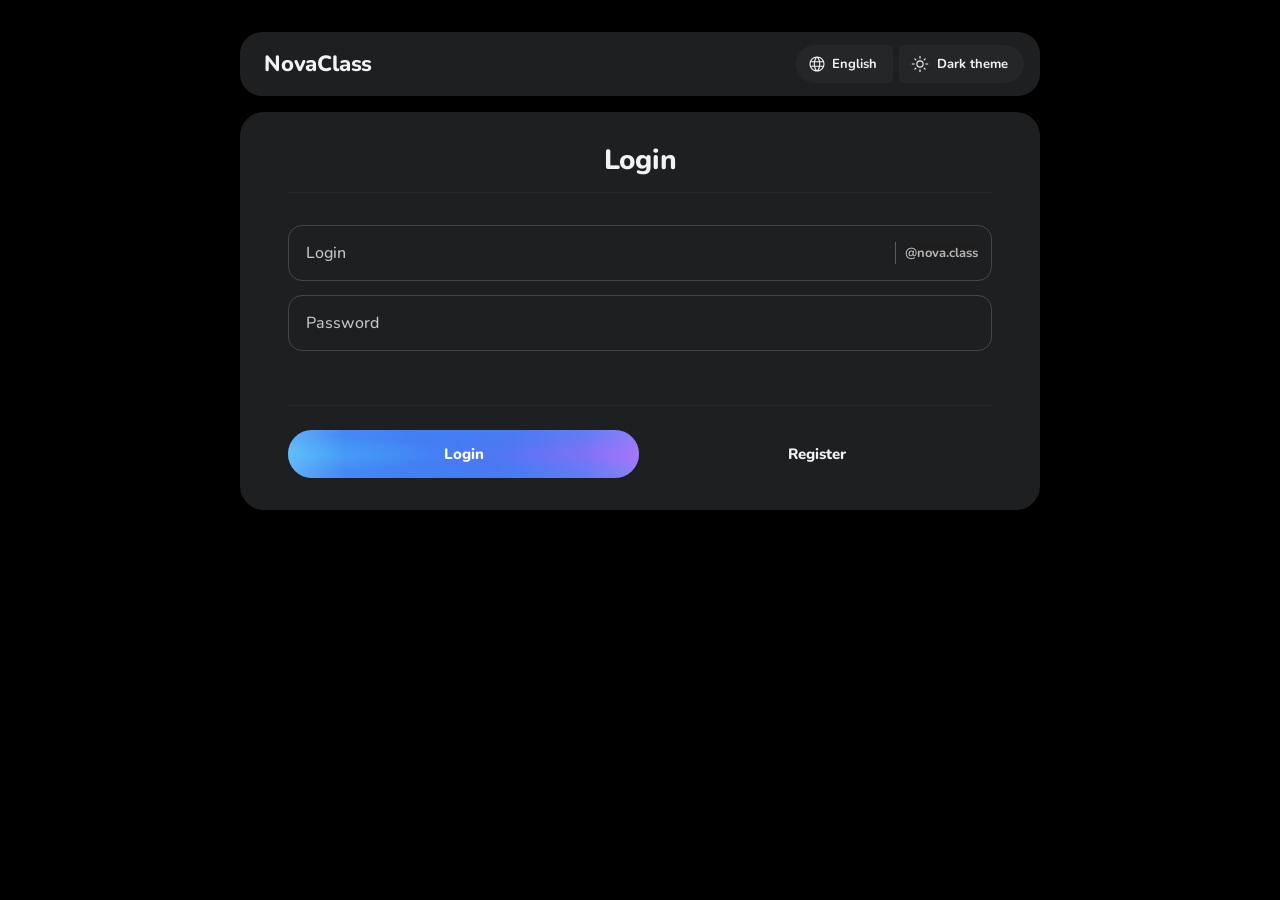
<file: index.html>
<!DOCTYPE html>
<html lang="en" data-theme="dark">
<head>
<meta charset="UTF-8">
<meta name="viewport" content="width=device-width,initial-scale=1.0,viewport-fit=cover">
<title>NovaClass — Вход</title>
<link rel="preconnect" href="https://fonts.googleapis.com">
<link rel="preconnect" href="https://fonts.gstatic.com" crossorigin>
<link href="https://fonts.googleapis.com/css2?family=Nunito:wght@400;500;600;700;800&display=swap" rel="stylesheet">
<link rel="stylesheet" href="https://fonts.googleapis.com/css2?family=Material+Symbols+Rounded:opsz,wght,FILL,GRAD@24,400,1,0" />
<link rel="icon" type="image/svg+xml" href="novaclass-mark.svg">

<!-- ============================================================ -->
<!-- ВНИМАНИЕ: файл style.css НЕ был предоставлен.                -->
<!-- Вставьте сюда содержимое вашего style.css.                   -->
<!-- ============================================================ -->
<link rel="stylesheet" href="style.css">
</head>
<body>

<!-- CUSTOM TITLEBAR (desktop app) -->
<div id="appTitlebar" class="app-titlebar hidden" aria-hidden="true">
  <div class="app-titlebar-drag" id="appTitlebarDrag">
    <img class="app-titlebar-icon" src="novaclass-mark.svg" alt="" />
    <span class="app-titlebar-title">NovaClass</span>
  </div>
  <div class="app-titlebar-controls">
    <button class="app-titlebar-btn" id="tbMin" type="button" aria-label="Minimize"><svg><use href="#icon-minimize"></use></svg></button>
    <button class="app-titlebar-btn" id="tbMax" type="button" aria-label="Maximize"><svg><use href="#icon-maximize"></use></svg></button>
    <button class="app-titlebar-btn danger" id="tbClose" type="button" aria-label="Close"><svg><use href="#icon-close"></use></svg></button>
  </div>
</div>

<!-- OFFLINE -->
<div id="offlineOverlay">
  <div class="offline-card">
    <svg aria-hidden="true"><use href="#icon-wifi-off"></use></svg>
    <h2 id="offlineTitle">Нет подключения к интернету</h2>
    <p id="offlineSub">Пожалуйста, проверьте ваше соединение и попробуйте снова.</p>
  </div>
</div>

<!-- LOADER: CLASSIC intro (увеличенный вид + свечение). Логика загрузки не изменена -->
<div id="loader" class="hidden">
  <svg id="introSpinner" viewBox="0 0 100 100" aria-hidden="true">
    <defs>
      <linearGradient id="introGrad" gradientUnits="userSpaceOnUse" x1="0" y1="0" x2="0" y2="100">
        <stop offset="0" stop-color="#2d66ea"></stop>
        <stop offset=".3" stop-color="#2d72e8"></stop>
        <stop offset=".44" stop-color="#23a0ee"></stop>
        <stop offset="1" stop-color="#23a0ee"></stop>
      </linearGradient>
    </defs>
    <circle id="introArc" cx="50" cy="50" r="34" fill="none" stroke="url(#introGrad)" stroke-linecap="round" stroke-width="32"></circle>
  </svg>
  <div id="introGlow" aria-hidden="true"></div>
  <div id="introLogoBox"><img id="introLogo" src="novaclass-mark.svg" alt="NovaClass"></div>
  <div id="introBar" role="progressbar" aria-label="Загрузка" aria-valuemin="0" aria-valuemax="100">
    <i id="introTrack"></i><i id="introFill"></i><i id="introDot"></i>
  </div>
</div>

<!-- SVG SPRITE -->
<svg xmlns="http://www.w3.org/2000/svg" style="display:none">
  <!-- =========================================
       NovaClass — Google Material Symbols Rounded
       Официальные SVG: https://cdn.jsdelivr.net/npm/@material-symbols/svg-400@0.48.2/rounded/
       Лицензия: Apache-2.0
       ========================================= -->
  <symbol id="icon-home" viewBox="0 -960 960 960"><path fill="currentColor" d="M220-180h150v-220q0-12.75 8.63-21.38Q387.25-430 400-430h160q12.75 0 21.38 8.62Q590-412.75 590-400v220h150v-390L480-765 220-570v390Zm-60 0v-390q0-14.25 6.38-27 6.37-12.75 17.62-21l260-195q15.68-12 35.84-12Q500-825 516-813l260 195q11.25 8.25 17.63 21 6.37 12.75 6.37 27v390q0 24.75-17.62 42.37Q764.75-120 740-120H560q-12.75 0-21.37-8.63Q530-137.25 530-150v-220H430v220q0 12.75-8.62 21.37Q412.75-120 400-120H220q-24.75 0-42.37-17.63Q160-155.25 160-180Zm320-293Z"/></symbol>
  <symbol id="icon-close" viewBox="0 -960 960 960"><path fill="currentColor" d="M480-438 270-228q-9 9-21 9t-21-9q-9-9-9-21t9-21l210-210-210-210q-9-9-9-21t9-21q9-9 21-9t21 9l210 210 210-210q9-9 21-9t21 9q9 9 9 21t-9 21L522-480l210 210q9 9 9 21t-9 21q-9 9-21 9t-21-9L480-438Z"/></symbol>
  <symbol id="icon-payments" viewBox="0 -960 960 960"><path fill="currentColor" d="M540-420q-50 0-85-35t-35-85q0-50 35-85t85-35q50 0 85 35t35 85q0 50-35 85t-85 35ZM220-280q-24.75 0-42.37-17.63Q160-315.25 160-340v-400q0-24.75 17.63-42.38Q195.25-800 220-800h640q24.75 0 42.38 17.62Q920-764.75 920-740v400q0 24.75-17.62 42.37Q884.75-280 860-280H220Zm100-60h440q0-42 29-71t71-29v-200q-42 0-71-29t-29-71H320q0 42-29 71t-71 29v200q42 0 71 29t29 71Zm450 180H100q-24.75 0-42.37-17.63Q40-195.25 40-220v-430q0-12.75 8.68-21.38 8.67-8.62 21.5-8.62 12.82 0 21.32 8.62 8.5 8.63 8.5 21.38v430h670q12.75 0 21.38 8.68 8.62 8.67 8.62 21.5 0 12.82-8.62 21.32-8.63 8.5-21.38 8.5ZM220-340v-400 400Z"/></symbol>
  <symbol id="icon-more-h" viewBox="0 -960 960 960"><path fill="currentColor" d="M207.86-432Q188-432 174-446.14t-14-34Q160-500 174.14-514t34-14Q228-528 242-513.86t14 34Q256-460 241.86-446t-34 14Zm272 0Q460-432 446-446.14t-14-34Q432-500 446.14-514t34-14Q500-528 514-513.86t14 34Q528-460 513.86-446t-34 14Zm272 0Q732-432 718-446.14t-14-34Q704-500 718.14-514t34-14Q772-528 786-513.86t14 34Q800-460 785.86-446t-34 14Z"/></symbol>
  <symbol id="icon-more-v" viewBox="0 -960 960 960"><path fill="currentColor" d="M479.86-160Q460-160 446-174.14t-14-34Q432-228 446.14-242t34-14Q500-256 514-241.86t14 34Q528-188 513.86-174t-34 14Zm0-272Q460-432 446-446.14t-14-34Q432-500 446.14-514t34-14Q500-528 514-513.86t14 34Q528-460 513.86-446t-34 14Zm0-272Q460-704 446-718.14t-14-34Q432-772 446.14-786t34-14Q500-800 514-785.86t14 34Q528-732 513.86-718t-34 14Z"/></symbol>
  <symbol id="icon-arrow-left" viewBox="0 -960 960 960"><path fill="currentColor" d="m274-450 227 227q9 9 9 21t-9 21q-9 9-21 9t-21-9L181-459q-5-5-7-10t-2-11q0-6 2-11t7-10l278-278q9-9 21-9t21 9q9 9 9 21t-9 21L274-510h496q13 0 21.5 8.5T800-480q0 13-8.5 21.5T770-450H274Z"/></symbol>
  <symbol id="icon-arrow-right" viewBox="0 -960 960 960"><path fill="currentColor" d="M686-450H190q-13 0-21.5-8.5T160-480q0-13 8.5-21.5T190-510h496L459-737q-9-9-9-21t9-21q9-9 21-9t21 9l278 278q5 5 7 10t2 11q0 6-2 11t-7 10L501-181q-9 9-21 9t-21-9q-9-9-9-21t9-21l227-227Z"/></symbol>
  <symbol id="icon-plus" viewBox="0 -960 960 960"><path fill="currentColor" d="M450-450H230q-12.75 0-21.37-8.68-8.63-8.67-8.63-21.5 0-12.82 8.63-21.32 8.62-8.5 21.37-8.5h220v-220q0-12.75 8.68-21.38 8.67-8.62 21.5-8.62 12.82 0 21.32 8.62 8.5 8.63 8.5 21.38v220h220q12.75 0 21.38 8.68 8.62 8.67 8.62 21.5 0 12.82-8.62 21.32-8.63 8.5-21.38 8.5H510v220q0 12.75-8.68 21.37-8.67 8.63-21.5 8.63-12.82 0-21.32-8.63-8.5-8.62-8.5-21.37v-220Z"/></symbol>
  <symbol id="icon-check" viewBox="0 -960 960 960"><path fill="currentColor" d="m378-332 363-363q9-9 21.5-9t21.5 9q9 9 9 21.5t-9 21.5L399-267q-9 9-21 9t-21-9L175-449q-9-9-8.5-21.5T176-492q9-9 21.5-9t21.5 9l159 160Z"/></symbol>
  <symbol id="icon-check-circle" viewBox="0 -960 960 960"><path fill="currentColor" d="m421-389-98-98q-9-9-22-9t-23 10q-9 9-9 22t9 22l122 123q9 9 21 9t21-9l239-239q10-10 10-23t-10-23q-10-9-23.5-8.5T635-603L421-389Zm59 309q-82 0-155-31.5t-127.5-86Q143-252 111.5-325T80-480q0-83 31.5-156t86-127Q252-817 325-848.5T480-880q83 0 156 31.5T763-763q54 54 85.5 127T880-480q0 82-31.5 155T763-197.5q-54 54.5-127 86T480-80Zm0-60q142 0 241-99.5T820-480q0-142-99-241t-241-99q-141 0-240.5 99T140-480q0 141 99.5 240.5T480-140Zm0-340Z"/></symbol>
  <symbol id="icon-x-circle" viewBox="0 -960 960 960"><path fill="currentColor" d="m480-438 129 129q9 9 21 9t21-9q9-9 9-21t-9-21L522-480l129-129q9-9 9-21t-9-21q-9-9-21-9t-21 9L480-522 351-651q-9-9-21-9t-21 9q-9 9-9 21t9 21l129 129-129 129q-9 9-9 21t9 21q9 9 21 9t21-9l129-129Zm0 358q-82 0-155-31.5t-127.5-86Q143-252 111.5-325T80-480q0-83 31.5-156t86-127Q252-817 325-848.5T480-880q83 0 156 31.5T763-763q54 54 85.5 127T880-480q0 82-31.5 155T763-197.5q-54 54.5-127 86T480-80Zm0-60q142 0 241-99.5T820-480q0-142-99-241t-241-99q-141 0-240.5 99T140-480q0 141 99.5 240.5T480-140Zm0-340Z"/></symbol>
  <symbol id="icon-edit" viewBox="0 -960 960 960"><path fill="currentColor" d="M180-180h44l472-471-44-44-472 471v44Zm-30 60q-13 0-21.5-8.5T120-150v-73q0-12 5-23.5t13-19.5l557-556q8-8 19-12.5t23-4.5q11 0 22 4.5t20 12.5l44 44q9 9 13 20t4 22q0 11-4.5 22.5T823-694L266-138q-8 8-19.5 13t-23.5 5h-73Zm629-617-41-41 41 41Zm-105 64-22-22 44 44-22-22Z"/></symbol>
  <symbol id="icon-trash" viewBox="0 -960 960 960"><path fill="currentColor" d="M261-120q-24.75 0-42.37-17.63Q201-155.25 201-180v-570h-11q-12.75 0-21.37-8.68-8.63-8.67-8.63-21.5 0-12.82 8.63-21.32 8.62-8.5 21.37-8.5h158q0-13 8.63-21.5 8.62-8.5 21.37-8.5h204q12.75 0 21.38 8.62Q612-822.75 612-810h158q12.75 0 21.38 8.68 8.62 8.67 8.62 21.5 0 12.82-8.62 21.32-8.63 8.5-21.38 8.5h-11v570q0 24.75-17.62 42.37Q723.75-120 699-120H261Zm438-630H261v570h438v-570ZM418.5-274.63q8.5-8.62 8.5-21.37v-339q0-12.75-8.68-21.38-8.67-8.62-21.5-8.62-12.82 0-21.32 8.62-8.5 8.63-8.5 21.38v339q0 12.75 8.68 21.37 8.67 8.63 21.5 8.63 12.82 0 21.32-8.63Zm166 0q8.5-8.62 8.5-21.37v-339q0-12.75-8.68-21.38-8.67-8.62-21.5-8.62-12.82 0-21.32 8.62-8.5 8.63-8.5 21.38v339q0 12.75 8.68 21.37 8.67 8.63 21.5 8.63 12.82 0 21.32-8.63ZM261-750v570-570Z"/></symbol>
  <symbol id="icon-save" viewBox="0 -960 960 960"><path fill="currentColor" d="M180-120q-24 0-42-18t-18-42v-600q0-24 18-42t42-18h478q12.44 0 23.72 5T701-822l121 121q8 8 13 19.28 5 11.28 5 23.72v478q0 24-18 42t-42 18H180Zm600-536L656-780H180v600h600v-476ZM553.5-275.26q30.5-30.27 30.5-73.5 0-43.24-30.26-73.74-30.27-30.5-73.5-30.5-43.24 0-73.74 30.26-30.5 30.27-30.5 73.5 0 43.24 30.26 73.74 30.27 30.5 73.5 30.5 43.24 0 73.74-30.26ZM263-584h298q12.75 0 21.38-8.63Q591-601.25 591-614v-83q0-12.75-8.62-21.38Q573.75-727 561-727H263q-12.75 0-21.37 8.62Q233-709.75 233-697v83q0 12.75 8.63 21.37Q250.25-584 263-584Zm-83-72v476-600 124Z"/></symbol>
  <symbol id="icon-upload" viewBox="0 -960 960 960"><path fill="currentColor" d="M220-160q-24 0-42-18t-18-42v-113q0-12.75 8.68-21.38 8.67-8.62 21.5-8.62 12.82 0 21.32 8.62 8.5 8.63 8.5 21.38v113h520v-113q0-12.75 8.68-21.38 8.67-8.62 21.5-8.62 12.82 0 21.32 8.62 8.5 8.63 8.5 21.38v113q0 24-18 42t-42 18H220Zm230-524-99 99q-8.8 9-20.9 8.5-12.1-.5-21.49-9.5-8.61-9-8.61-21.5t9-21.5l150-150q5-5 10.13-7 5.14-2 11-2 5.87 0 10.87 2 5 2 10 7l151 151q9 9 9 21t-8.61 21q-9.39 9-21.89 9t-21.5-9l-99-98v341q0 12.75-8.68 21.37-8.67 8.63-21.5 8.63-12.82 0-21.32-8.63-8.5-8.62-8.5-21.37v-341Z"/></symbol>
  <symbol id="icon-link" viewBox="0 -960 960 960"><path fill="currentColor" d="M280-280q-83 0-141.5-58.5T80-480q0-83 58.5-141.5T280-680h140q12.75 0 21.38 8.68 8.62 8.67 8.62 21.5 0 12.82-8.62 21.32-8.63 8.5-21.38 8.5H280q-58.33 0-99.17 40.76-40.83 40.77-40.83 99Q140-422 180.83-381q40.84 41 99.17 41h140q12.75 0 21.38 8.68 8.62 8.67 8.62 21.5 0 12.82-8.62 21.32-8.63 8.5-21.38 8.5H280Zm75-170q-12.75 0-21.37-8.68-8.63-8.67-8.63-21.5 0-12.82 8.63-21.32 8.62-8.5 21.37-8.5h250q12.75 0 21.38 8.68 8.62 8.67 8.62 21.5 0 12.82-8.62 21.32-8.63 8.5-21.38 8.5H355Zm185 170q-12.75 0-21.37-8.68-8.63-8.67-8.63-21.5 0-12.82 8.63-21.32 8.62-8.5 21.37-8.5h140q58.33 0 99.17-40.76 40.83-40.77 40.83-99Q820-538 779.17-579q-40.84-41-99.17-41H540q-12.75 0-21.37-8.68-8.63-8.67-8.63-21.5 0-12.82 8.63-21.32 8.62-8.5 21.37-8.5h140q83 0 141.5 58.5T880-480q0 83-58.5 141.5T680-280H540Z"/></symbol>
  <symbol id="icon-external" viewBox="0 -960 960 960"><path fill="currentColor" d="M180-120q-24 0-42-18t-18-42v-600q0-24 18-42t42-18h249q12.75 0 21.38 8.68 8.62 8.67 8.62 21.5 0 12.82-8.62 21.32-8.63 8.5-21.38 8.5H180v600h600v-249q0-12.75 8.68-21.38 8.67-8.62 21.5-8.62 12.82 0 21.32 8.62 8.5 8.63 8.5 21.38v249q0 24-18 42t-42 18H180Zm600-617L403-360q-9 9-21 8.5t-21-9.5q-9-9-9-21t9-21l377-377H549q-12.75 0-21.37-8.68-8.63-8.67-8.63-21.5 0-12.82 8.63-21.32 8.62-8.5 21.37-8.5h261q12.75 0 21.38 8.62Q840-822.75 840-810v261q0 12.75-8.68 21.37-8.67 8.63-21.5 8.63-12.82 0-21.32-8.63-8.5-8.62-8.5-21.37v-188Z"/></symbol>
  <symbol id="icon-mail" viewBox="0 -960 960 960"><path fill="currentColor" d="M140-160q-24 0-42-18t-18-42v-520q0-24 18-42t42-18h680q24 0 42 18t18 42v520q0 24-18 42t-42 18H140Zm680-525L496-473q-4 2-7.5 3.5T480-468q-5 0-8.5-1.5T464-473L140-685v465h680v-465ZM480-522l336-218H145l335 218ZM140-685v7-39.32.73V-740v23-.91V-678v-7 465-465Z"/></symbol>
  <symbol id="icon-send" viewBox="0 -960 960 960"><path fill="currentColor" d="M814-452 162-178q-15 6-28.5-2.5T120-205v-550q0-16 13.5-24.5T162-782l652 274q18 8 18 28t-18 28ZM180-253l544-227-544-230v168l242 62-242 60v167Zm0 0v-457 457Z"/></symbol>
  <symbol id="icon-user" viewBox="0 -960 960 960"><path fill="currentColor" d="M372-523q-42-42-42-108t42-108q42-42 108-42t108 42q42 42 42 108t-42 108q-42 42-108 42t-108-42ZM160-220v-34q0-38 19-65t49-41q67-30 128.5-45T480-420q62 0 123 15.5T731-360q31 14 50 41t19 65v34q0 25-17.5 42.5T740-160H220q-25 0-42.5-17.5T160-220Zm60 0h520v-34q0-16-9.5-30.5T707-306q-64-31-117-42.5T480-360q-57 0-111 11.5T252-306q-14 7-23 21.5t-9 30.5v34Zm324.5-346.5Q570-592 570-631t-25.5-64.5Q519-721 480-721t-64.5 25.5Q390-670 390-631t25.5 64.5Q441-541 480-541t64.5-25.5ZM480-631Zm0 411Z"/></symbol>
  <symbol id="icon-user-plus" viewBox="0 -960 960 960"><path fill="currentColor" d="M730-530H630q-12.75 0-21.37-8.68-8.63-8.67-8.63-21.5 0-12.82 8.63-21.32 8.62-8.5 21.37-8.5h100v-100q0-12.75 8.68-21.38 8.67-8.62 21.5-8.62 12.82 0 21.32 8.62 8.5 8.63 8.5 21.38v100h100q12.75 0 21.38 8.68 8.62 8.67 8.62 21.5 0 12.82-8.62 21.32-8.63 8.5-21.38 8.5H790v100q0 12.75-8.68 21.37-8.67 8.63-21.5 8.63-12.82 0-21.32-8.63-8.5-8.62-8.5-21.37v-100Zm-478 7q-42-42-42-108t42-108q42-42 108-42t108 42q42 42 42 108t-42 108q-42 42-108 42t-108-42ZM40-220v-34q0-35 17.5-63.5T108-360q75-33 133.34-46.5t118.5-13.5Q420-420 478-406.5T611-360q33 15 51 43t18 63v34q0 24.75-17.62 42.37Q644.75-160 620-160H100q-24.75 0-42.37-17.63Q40-195.25 40-220Zm60 0h520v-34q0-16-9-30.5T587-306q-71-33-120-43.5T360-360q-58 0-107.5 10.5T132-306q-15 7-23.5 21.5T100-254v34Zm324.5-346.5Q450-592 450-631t-25.5-64.5Q399-721 360-721t-64.5 25.5Q270-670 270-631t25.5 64.5Q321-541 360-541t64.5-25.5ZM360-631Zm0 411Z"/></symbol>
  <symbol id="icon-user-x" viewBox="0 -960 960 960"><path fill="currentColor" d="M678-602h172q13 0 21.5 8.5T880-572q0 13-8.5 21.5T850-542H678q-13 0-21.5-8.5T648-572q0-13 8.5-21.5T678-602Zm-426 79q-42-42-42-108t42-108q42-42 108-42t108 42q42 42 42 108t-42 108q-42 42-108 42t-108-42ZM40-220v-34q0-35 17.5-63.5T108-360q75-33 133.5-46.5T360-420q60 0 118 13.5T611-360q33 15 51 43t18 63v34q0 25-17.5 42.5T620-160H100q-25 0-42.5-17.5T40-220Zm60 0h520v-34q0-16-9-30.5T587-306q-71-33-120-43.5T360-360q-58 0-107.5 10.5T132-306q-15 7-23.5 21.5T100-254v34Zm324.5-346.5Q450-592 450-631t-25.5-64.5Q399-721 360-721t-64.5 25.5Q270-670 270-631t25.5 64.5Q321-541 360-541t64.5-25.5ZM360-631Zm0 411Z"/></symbol>
  <symbol id="icon-users" viewBox="0 -960 960 960"><path fill="currentColor" d="M38-254q0-35 18-63.5t50-42.5q73-32 131.5-46T358-420q62 0 120 14t131 46q32 14 50.5 42.5T678-254v34q0 25-17.5 42.5T618-160H98q-25 0-42.5-17.5T38-220v-34Zm824 94H724q5-15 9.5-29.5T738-220v-34q0-63-29-101.5T622-420q69 8 130 22t99 34q33 19 52 47t19 63v34q0 25-17.5 42.5T862-160ZM250-523q-42-42-42-108t42-108q42-42 108-42t108 42q42 42 42 108t-42 108q-42 42-108 42t-108-42Zm426 0q-42 42-108 42-11 0-24.5-1.5T519-488q24-25 36.5-61.5T568-631q0-45-12.5-79.5T519-774q11-3 24.5-5t24.5-2q66 0 108 42t42 108q0 66-42 108ZM98-220h520v-34q0-16-9.5-31T585-306q-72-32-121-43t-106-11q-57 0-106.5 11T130-306q-14 6-23 21t-9 31v34Zm324.5-346.5Q448-592 448-631t-25.5-64.5Q397-721 358-721t-64.5 25.5Q268-670 268-631t25.5 64.5Q319-541 358-541t64.5-25.5ZM358-220Zm0-411Z"/></symbol>
  <symbol id="icon-profile" viewBox="0 -960 960 960"><path fill="currentColor" d="M232-247h239v-14q0-18-9-32t-23-19q-32-11-50-14.5t-35-3.5q-19 0-40.5 4.5T265-312q-15 5-24 19t-9 32v14Zm361-67h120q11 0 18-7t7-18q0-11-7-18t-18-7H593q-11 0-18 7t-7 18q0 11 7 18t18 7Zm-200.5-65.5Q408-395 408-418t-15.5-38.5Q377-472 354-472t-38.5 15.5Q300-441 300-418t15.5 38.5Q331-364 354-364t38.5-15.5ZM593-427h120q11 0 18-7t7-18q0-11-7-18t-18-7H593q-11 0-18 7t-7 18q0 11 7 18t18 7ZM140-80q-24 0-42-18t-18-42v-480q0-24 18-42t42-18h250v-140q0-24 18-42t42-18h60q24 0 42 18t18 42v140h250q24 0 42 18t18 42v480q0 24-18 42t-42 18H140Zm0-60h680v-480H570v30q0 28-18 44t-42 16h-60q-24 0-42-16t-18-44v-30H140v480Zm310-450h60v-230h-60v230Zm30 210Z"/></symbol>
  <symbol id="icon-settings" viewBox="0 -960 960 960"><path fill="currentColor" d="M421-80q-14 0-25-9t-13-23l-15-94q-19-7-40-19t-37-25l-86 40q-14 6-28 1.5T155-226L97-330q-8-13-4.5-27t15.5-23l80-59q-2-9-2.5-20.5T185-480q0-9 .5-20.5T188-521l-80-59q-12-9-15.5-23t4.5-27l58-104q8-13 22-17.5t28 1.5l86 40q16-13 37-25t40-18l15-95q2-14 13-23t25-9h118q14 0 25 9t13 23l15 94q19 7 40.5 18.5T669-710l86-40q14-6 27.5-1.5T804-734l59 104q8 13 4.5 27.5T852-580l-80 57q2 10 2.5 21.5t.5 21.5q0 10-.5 21t-2.5 21l80 58q12 8 15.5 22.5T863-330l-58 104q-8 13-22 17.5t-28-1.5l-86-40q-16 13-36.5 25.5T592-206l-15 94q-2 14-13 23t-25 9H421Zm15-60h88l14-112q33-8 62.5-25t53.5-41l106 46 40-72-94-69q4-17 6.5-33.5T715-480q0-17-2-33.5t-7-33.5l94-69-40-72-106 46q-23-26-52-43.5T538-708l-14-112h-88l-14 112q-34 7-63.5 24T306-642l-106-46-40 72 94 69q-4 17-6.5 33.5T245-480q0 17 2.5 33.5T254-413l-94 69 40 72 106-46q24 24 53.5 41t62.5 25l14 112Zm44-210q54 0 92-38t38-92q0-54-38-92t-92-38q-54 0-92 38t-38 92q0 54 38 92t92 38Zm0-130Z"/></symbol>
  <symbol id="icon-lock" viewBox="0 -960 960 960"><path fill="currentColor" d="M220-80q-24.75 0-42.37-17.63Q160-115.25 160-140v-434q0-24.75 17.63-42.38Q195.25-634 220-634h70v-96q0-78.85 55.61-134.42Q401.21-920 480.11-920q78.89 0 134.39 55.58Q670-808.85 670-730v96h70q24.75 0 42.38 17.62Q800-598.75 800-574v434q0 24.75-17.62 42.37Q764.75-80 740-80H220Zm0-60h520v-434H220v434Zm314.5-162.03Q557-324.06 557-355q0-30-22.67-54.5t-54.5-24.5q-31.83 0-54.33 24.5t-22.5 55q0 30.5 22.67 52.5t54.5 22q31.83 0 54.33-22.03ZM350-634h260v-96q0-54.17-37.88-92.08-37.88-37.92-92-37.92T388-822.08q-38 37.91-38 92.08v96ZM220-140v-434 434Z"/></symbol>
  <symbol id="icon-login" viewBox="0 -960 960 960"><path fill="currentColor" d="M511-120q-12.75 0-21.37-8.68-8.63-8.67-8.63-21.5 0-12.82 8.63-21.32 8.62-8.5 21.37-8.5h269v-600H511q-12.75 0-21.37-8.68-8.63-8.67-8.63-21.5 0-12.82 8.63-21.32 8.62-8.5 21.37-8.5h269q24 0 42 18t18 42v600q0 24-18 42t-42 18H511Zm-26-330H150q-12.75 0-21.37-8.68-8.63-8.67-8.63-21.5 0-12.82 8.63-21.32 8.62-8.5 21.37-8.5h333l-81-81q-9-9-8.5-21t9.5-21q9-9 21.5-9t21.5 9l133 133q9 9 9 21t-9 21L447-326q-8.8 9-20.9 8.5-12.1-.5-21.49-9.5-8.61-9-8.61-21.5t9-21.5l80-80Z"/></symbol>
  <symbol id="icon-logout" viewBox="0 -960 960 960"><path fill="currentColor" d="M180-120q-24 0-42-18t-18-42v-600q0-24 18-42t42-18h269q12.75 0 21.38 8.68 8.62 8.67 8.62 21.5 0 12.82-8.62 21.32-8.63 8.5-21.38 8.5H180v600h269q12.75 0 21.38 8.68 8.62 8.67 8.62 21.5 0 12.82-8.62 21.32-8.63 8.5-21.38 8.5H180Zm545-330H390q-12.75 0-21.37-8.68-8.63-8.67-8.63-21.5 0-12.82 8.63-21.32 8.62-8.5 21.37-8.5h333l-81-81q-9-9-8.5-21t9.5-21q9-9 21.5-9t21.5 9l133 133q9 9 9 21t-9 21L687-326q-8.8 9-20.9 8.5-12.1-.5-21.49-9.5-8.61-9-8.61-21.5t9-21.5l80-80Z"/></symbol>
  <symbol id="icon-file" viewBox="0 -960 960 960"><path fill="currentColor" d="M349-250h262q12.75 0 21.38-8.68 8.62-8.67 8.62-21.5 0-12.82-8.62-21.32-8.63-8.5-21.38-8.5H349q-12.75 0-21.37 8.68-8.63 8.67-8.63 21.5 0 12.82 8.63 21.32 8.62 8.5 21.37 8.5Zm0-170h262q12.75 0 21.38-8.68 8.62-8.67 8.62-21.5 0-12.82-8.62-21.32-8.63-8.5-21.38-8.5H349q-12.75 0-21.37 8.68-8.63 8.67-8.63 21.5 0 12.82 8.63 21.32 8.62 8.5 21.37 8.5ZM220-80q-24 0-42-18t-18-42v-680q0-24 18-42t42-18h336q12.44 0 23.72 5T599-862l183 183q8 8 13 19.28 5 11.28 5 23.72v496q0 24-18 42t-42 18H220Zm331-584v-156H220v680h520v-494H581q-12.75 0-21.37-8.63Q551-651.25 551-664ZM220-820v186-186 680-680Z"/></symbol>
  <symbol id="icon-calendar" viewBox="0 -960 960 960"><path fill="currentColor" d="M180-80q-24 0-42-18t-18-42v-620q0-24 18-42t42-18h65v-28q0-13.6 9-22.8 9-9.2 23.02-9.2t23.5 9.2Q310-861.6 310-848v28h340v-28q0-13.6 9-22.8 9-9.2 23.02-9.2t23.5 9.2Q715-861.6 715-848v28h65q24 0 42 18t18 42v620q0 24-18 42t-42 18H180Zm0-60h600v-430H180v430Zm0-490h600v-130H180v130Zm0 0v-130 130Zm300 230q-17 0-28.5-11.5T440-440q0-17 11.5-28.5T480-480q17 0 28.5 11.5T520-440q0 17-11.5 28.5T480-400Zm-188.5-11.5Q280-423 280-440t11.5-28.5Q303-480 320-480t28.5 11.5Q360-457 360-440t-11.5 28.5Q337-400 320-400t-28.5-11.5ZM640-400q-17 0-28.5-11.5T600-440q0-17 11.5-28.5T640-480q17 0 28.5 11.5T680-440q0 17-11.5 28.5T640-400ZM480-240q-17 0-28.5-11.5T440-280q0-17 11.5-28.5T480-320q17 0 28.5 11.5T520-280q0 17-11.5 28.5T480-240Zm-188.5-11.5Q280-263 280-280t11.5-28.5Q303-320 320-320t28.5 11.5Q360-297 360-280t-11.5 28.5Q337-240 320-240t-28.5-11.5ZM640-240q-17 0-28.5-11.5T600-280q0-17 11.5-28.5T640-320q17 0 28.5 11.5T680-280q0 17-11.5 28.5T640-240Z"/></symbol>
  <symbol id="icon-clock" viewBox="0 -960 960 960"><path fill="currentColor" d="M513-492v-171q0-13-8.5-21.5T483-693q-13 0-21.5 8.5T453-663v183q0 6 2 11t6 10l144 149q9 10 22.5 9.5T650-310q9-9 9-22t-9-22L513-492ZM480-80q-82 0-155-31.5t-127.5-86Q143-252 111.5-325T80-480q0-82 31.5-155t86-127.5Q252-817 325-848.5T480-880q82 0 155 31.5t127.5 86Q817-708 848.5-635T880-480q0 82-31.5 155t-86 127.5Q708-143 635-111.5T480-80Zm0-400Zm0 340q140 0 240-100t100-240q0-140-100-240T480-820q-140 0-240 100T140-480q0 140 100 240t240 100Z"/></symbol>
  <symbol id="icon-location" viewBox="0 -960 960 960"><path fill="currentColor" d="M480-159q133-121 196.5-219.5T740-552q0-118-75.5-193T480-820q-109 0-184.5 75T220-552q0 75 65 173.5T480-159Zm-21.5 55.5Q448-107 440-115q-42-38-91-87.5T258-309q-42-57-70-119t-28-124q0-150 96.5-239T480-880q127 0 223.5 89T800-552q0 62-28 124t-70 119q-42 57-91 106.5T520-115q-8 8-18.5 11.5T480-100q-11 0-21.5-3.5ZM480-560Zm49.5 49.5Q550-531 550-560t-20.5-49.5Q509-630 480-630t-49.5 20.5Q410-589 410-560t20.5 49.5Q451-490 480-490t49.5-20.5Z"/></symbol>
  <symbol id="icon-globe" viewBox="0 -960 960 960"><path fill="currentColor" d="M323-111.5Q250-143 196-197t-85-127.5Q80-398 80-482t31-156.5Q142-711 196-765t127-84.5Q396-880 480-880t157 30.5Q710-819 764-765t85 126.5Q880-566 880-482t-31 157.5Q818-251 764-197t-127 85.5Q564-80 480-80t-157-31.5ZM480-138q35-36 58.5-82.5T577-331H384q14 60 37.5 108t58.5 85Zm-85-12q-25-38-43-82t-30-99H172q38 71 88 111.5T395-150Zm171-1q72-23 129.5-69T788-331H639q-13 54-30.5 98T566-151ZM152-391h159q-3-27-3.5-48.5T307-482q0-25 1-44.5t4-43.5H152q-7 24-9.5 43t-2.5 45q0 26 2.5 46.5T152-391Zm221 0h215q4-31 5-50.5t1-40.5q0-20-1-38.5t-5-49.5H373q-4 31-5 49.5t-1 38.5q0 21 1 40.5t5 50.5Zm275 0h160q7-24 9.5-44.5T820-482q0-26-2.5-45t-9.5-43H649q3 35 4 53.5t1 34.5q0 22-1.5 41.5T648-391Zm-10-239h150q-33-69-90.5-115T565-810q25 37 42.5 80T638-630Zm-254 0h194q-11-53-37-102.5T480-820q-32 27-54 71t-42 119Zm-212 0h151q11-54 28-96.5t43-82.5q-75 19-131 64t-91 115Z"/></symbol>
  <symbol id="icon-chart" viewBox="0 -960 960 960"><path fill="currentColor" d="M690-160q-12.75 0-21.37-8.63Q660-177.25 660-190v-220q0-12.75 8.63-21.38Q677.25-440 690-440h80q12.75 0 21.38 8.62Q800-422.75 800-410v220q0 12.75-8.62 21.37Q782.75-160 770-160h-80Zm-250 0q-12.75 0-21.37-8.63Q410-177.25 410-190v-580q0-12.75 8.63-21.38Q427.25-800 440-800h80q12.75 0 21.38 8.62Q550-782.75 550-770v580q0 12.75-8.62 21.37Q532.75-160 520-160h-80Zm-250 0q-12.75 0-21.37-8.63Q160-177.25 160-190v-380q0-12.75 8.63-21.38Q177.25-600 190-600h80q12.75 0 21.38 8.62Q300-582.75 300-570v380q0 12.75-8.62 21.37Q282.75-160 270-160h-80Z"/></symbol>
  <symbol id="icon-info" viewBox="0 -960 960 960"><path fill="currentColor" d="M504.5-288.63q8.5-8.62 8.5-21.37v-180q0-12.75-8.68-21.38-8.67-8.62-21.5-8.62-12.82 0-21.32 8.62-8.5 8.63-8.5 21.38v180q0 12.75 8.68 21.37 8.67 8.63 21.5 8.63 12.82 0 21.32-8.63Zm-1-314.57q9.5-9.2 9.5-22.8 0-14.45-9.48-24.22-9.48-9.78-23.5-9.78t-23.52 9.78Q447-640.45 447-626q0 13.6 9.48 22.8 9.48 9.2 23.5 9.2t23.52-9.2ZM480.27-80q-82.74 0-155.5-31.5Q252-143 197.5-197.5t-86-127.34Q80-397.68 80-480.5t31.5-155.66Q143-709 197.5-763t127.34-85.5Q397.68-880 480.5-880t155.66 31.5Q709-817 763-763t85.5 127Q880-563 880-480.27q0 82.74-31.5 155.5Q817-252 763-197.68q-54 54.31-127 86Q563-80 480.27-80Zm.23-60Q622-140 721-239.5t99-241Q820-622 721.19-721T480-820q-141 0-240.5 98.81T140-480q0 141 99.5 240.5t241 99.5Zm-.5-340Z"/></symbol>
  <symbol id="icon-alert-triangle" viewBox="0 -960 960 960"><path fill="currentColor" d="M92-120q-9 0-15.5-4T66-135q-4-7-4.5-14.5T66-165l388-670q5-8 11.5-11.5T480-850q8 0 14.5 3.5T506-835l388 670q5 8 4.5 15.5T894-135q-4 7-10.5 11t-15.5 4H92Zm52-60h672L480-760 144-180Zm361.5-65.5Q514-254 514-267t-8.5-21.5Q497-297 484-297t-21.5 8.5Q454-280 454-267t8.5 21.5Q471-237 484-237t21.5-8.5Zm0-111Q514-365 514-378v-164q0-13-8.5-21.5T484-572q-13 0-21.5 8.5T454-542v164q0 13 8.5 21.5T484-348q13 0 21.5-8.5ZM480-470Z"/></symbol>
  <symbol id="icon-play" viewBox="0 -960 960 960"><path fill="currentColor" d="M320-258v-450q0-14 9-22t21-8q4 0 8 1t8 3l354 226q7 5 10.5 11t3.5 14q0 8-3.5 14T720-458L366-232q-4 2-8 3t-8 1q-12 0-21-8t-9-22Zm60-225Zm0 171 269-171-269-171v342Z"/></symbol>
  <symbol id="icon-mic" viewBox="0 -960 960 960"><path fill="currentColor" d="M408-453.92q-29-30.91-29-75.08v-251q0-41.67 29.44-70.83Q437.88-880 479.94-880t71.56 29.17Q581-821.67 581-780v251q0 44.17-29 75.08Q523-423 480-423t-72-30.92ZM480-651Zm-30 501v-106q-96-11-166.5-77.5T202-498q-2-12.85 6.59-21.93 8.6-9.07 21.5-9.07 12.91 0 21.41 9t10.5 22q12 81 74.71 132.5Q399.42-314 479.65-314q81.35 0 143.85-51.5T698-498q2-13 10.68-22 8.67-9 21.5-9 12.82 0 21.32 9.07 8.5 9.08 6.5 21.93-11 97-81 164t-167 78v106q0 12.75-8.68 21.37-8.67 8.63-21.5 8.63-12.82 0-21.32-8.63-8.5-8.62-8.5-21.37Zm59.5-346.5Q521-510 521-529v-251q0-17-11.79-28.5T480-820q-17.42 0-29.21 11.5T439-780v251q0 19 11.5 32.5T480-483q18 0 29.5-13.5Z"/></symbol>
  <symbol id="icon-theme" viewBox="0 -960 960 960"><path fill="currentColor" d="M480-80q-82 0-155-31.5t-127.5-86Q143-252 111.5-325T80-480q0-85 32-158t87.5-127q55.5-54 130-84.5T489-880q79 0 150 26.5T763.5-780q53.5 47 85 111.5T880-527q0 108-63 170.5T650-294h-75q-18 0-31 14t-13 31q0 27 14.5 46t14.5 44q0 38-21 58.5T480-80Zm0-400Zm-198 11q15-15 15-35t-15-35q-15-15-35-15t-35 15q-15 15-15 35t15 35q15 15 35 15t35-15Zm126-170q15-15 15-35t-15-35q-15-15-35-15t-35 15q-15 15-15 35t15 35q15 15 35 15t35-15Zm214 0q15-15 15-35t-15-35q-15-15-35-15t-35 15q-15 15-15 35t15 35q15 15 35 15t35-15Zm131 170q15-15 15-35t-15-35q-15-15-35-15t-35 15q-15 15-15 35t15 35q15 15 35 15t35-15ZM480-140q11 0 15.5-4.5T500-159q0-14-14.5-26T471-238q0-46 30-81t76-35h73q76 0 123-44.5T820-527q0-132-100-212.5T489-820q-146 0-247.5 98.5T140-480q0 141 99.5 240.5T480-140Z"/></symbol>
  <symbol id="icon-book" viewBox="0 -960 960 960"><path fill="currentColor" d="M248-300q53.57 0 104.28 12.5Q403-275 452-250v-427q-45-30-97.62-46.5Q301.76-740 248-740q-38 0-74.5 9.5T100-707v434q31-14 70.5-20.5T248-300Zm264 50q50-25 98-37.5T712-300q38 0 78.5 6t69.5 16v-429q-34-17-71.82-25-37.82-8-76.18-8-54 0-104.5 16.5T512-677v427Zm-44.5 77.5Q461-174 456-178q-47-29-99.85-45-52.84-16-108.15-16-36.54 0-71.77 9T106-208q-23.1 11-44.55-3Q40-225 40-251v-463q0-15 7-27.5T68-761q42-20 87.39-29.5 45.4-9.5 92.61-9.5 63 0 122.5 17T482-731q51-35 109.5-52T712-800q46.87 0 91.93 9.5Q849-781 891-761q14 7 21.5 19.5T920-714v463q0 27.89-22.5 42.45Q875-194 853-208q-34-14-69.23-22.5Q748.54-239 712-239q-54.27 0-106.14 16Q554-207 508-178q-5 4-11.5 5.5T482-171q-8 0-14.5-1.5ZM276-489Zm284-119q0-5.52 4.02-11.34 4.03-5.82 8.98-7.66 30-11 61.34-17 31.33-6 65.91-6 21.61 0 42.68 2.5T784-640q6 2 11 7.4 5 5.39 5 12.13 0 11.47-7.5 17.47-7.5 6-18.5 3-16.8-5-35.4-7.5Q720-610 700-610q-29 0-56 5.5T591-588q-14 5-22.5-.5T560-608Zm0 220q0-5.81 4.02-11.94 4.03-6.12 8.98-8.06 30-11 61.34-16.5 31.33-5.5 65.91-5.5 21.61 0 42.68 2.5T784-420q6 2 11 7.4 5 5.39 5 12.13 0 11.47-7.5 17.47-7.5 6-18.5 3-16.8-5-35.4-7.5Q720-390 700-390q-29 0-56 5t-53 16q-14 5-22.5 0t-8.5-19Zm0-110q0-5.52 4.02-11.34 4.03-5.82 8.98-7.66 30-11 61.34-17 31.33-6 65.91-6 21.61 0 42.68 2.5T784-530q6 2 11 7.4 5 5.39 5 12.13 0 11.47-7.5 17.47-7.5 6-18.5 3-16.8-5-35.4-7.5Q720-500 700-500q-29 0-56 5.5T591-478q-14 5-22.5-.5T560-498Z"/></symbol>
  <symbol id="icon-book-open" viewBox="0 -960 960 960"><path fill="currentColor" d="M467-172.5q-6-1.5-11-5.5-44-29-93.57-45.5Q312.87-240 260-240q-42 0-82.5 11T100-198q-21 11-40.5-1T40-234v-482q0-11 5.5-21T62-752q46-24 96-36t102-12q58 0 113.5 15T480-740v506q51-33 107-49.5T700-300q36 0 78.5 7t81.5 29v-505q9.89 3.75 19.44 7.87Q889-757 898-752q10 6 16 15.68 6 9.67 6 20.32v482q0 23-19.5 35t-40.5 1q-37-20-77.5-31T700-240q-52.87 0-102.43 16.5Q548-207 504-178q-5 4-11 5.5t-13 1.5q-7 0-13-1.5ZM565-349q-8 6-16.5 2.5T540-360v-314q0-2.86 1-5.36 1-2.5 3-4.64l230-230q7-7 16.5-3.46T800-904v344q0 3-1.43 5.8T795-549L565-349Zm-145 85v-439q-34-19-79-28t-81-9q-47 0-87.5 10T100-704.47V-264q35-17 75.5-26.5t85-9.5q44.5 0 84.5 9.5t75 26.5Zm0 0v-439 439Z"/></symbol>
  <symbol id="icon-graduation" viewBox="0 -960 960 960"><path fill="currentColor" d="M220-262q-14-8-22.5-21.88Q189-297.75 189-315v-204L89-574q-8-5-12-11.53-4-6.52-4-14.5 0-7.97 4-14.47 4-6.5 12-11.5l361-198q7-4 14-5.5t15-1.5q8 0 15 1.5t14 5.5l396 215q8 5 12 11.97 4 6.96 4 15.03v269q0 12.75-8.68 21.37-8.67 8.63-21.5 8.63-12.82 0-21.32-8.63-8.5-8.62-8.5-21.37v-252l-91 46v204q0 17.25-8.5 31.12Q752-270 738-262L508-136q-7 4-14 5.5t-15 1.5q-8 0-15-1.5t-14-5.5L220-262Zm259-166 315-172-315-169-313 169 313 172Zm0 240 230-127v-168L508-375q-7 4-14 5.5t-15 1.5q-8 0-14.5-1.5T451-375L249-485v170l230 127Zm1-240Zm-1 90Zm0 0Z"/></symbol>
  <symbol id="icon-sliders" viewBox="0 -960 960 960"><path fill="currentColor" d="M435.5-128.63Q427-137.25 427-150v-165q0-12.75 8.68-21.38 8.67-8.62 21.5-8.62 12.82 0 21.32 8.62 8.5 8.63 8.5 21.38v53h323q12.75 0 21.38 8.68 8.62 8.67 8.62 21.5 0 12.82-8.62 21.32-8.63 8.5-21.38 8.5H487v52q0 12.75-8.68 21.37-8.67 8.63-21.5 8.63-12.82 0-21.32-8.63ZM150-202q-12.75 0-21.37-8.68-8.63-8.67-8.63-21.5 0-12.82 8.63-21.32 8.62-8.5 21.37-8.5h187q12.75 0 21.38 8.68 8.62 8.67 8.62 21.5 0 12.82-8.62 21.32-8.63 8.5-21.38 8.5H150Zm165.5-174.63Q307-385.25 307-398v-52H150q-12.75 0-21.37-8.68-8.63-8.67-8.63-21.5 0-12.82 8.63-21.32 8.62-8.5 21.37-8.5h157v-54q0-12.75 8.68-21.38 8.67-8.62 21.5-8.62 12.82 0 21.32 8.62 8.5 8.63 8.5 21.38v166q0 12.75-8.68 21.37-8.67 8.63-21.5 8.63-12.82 0-21.32-8.63ZM457-450q-12.75 0-21.37-8.68-8.63-8.67-8.63-21.5 0-12.82 8.63-21.32 8.62-8.5 21.37-8.5h353q12.75 0 21.38 8.68 8.62 8.67 8.62 21.5 0 12.82-8.62 21.32-8.63 8.5-21.38 8.5H457Zm144.5-173.63Q593-632.25 593-645v-165q0-12.75 8.68-21.38 8.67-8.62 21.5-8.62 12.82 0 21.32 8.62 8.5 8.63 8.5 21.38v52h157q12.75 0 21.38 8.68 8.62 8.67 8.62 21.5 0 12.82-8.62 21.32-8.63 8.5-21.38 8.5H653v53q0 12.75-8.68 21.37-8.67 8.63-21.5 8.63-12.82 0-21.32-8.63ZM150-698q-12.75 0-21.37-8.68-8.63-8.67-8.63-21.5 0-12.82 8.63-21.32 8.62-8.5 21.37-8.5h353q12.75 0 21.38 8.68 8.62 8.67 8.62 21.5 0 12.82-8.62 21.32-8.63 8.5-21.38 8.5H150Z"/></symbol>
  <symbol id="icon-refresh" viewBox="0 -960 960 960"><path fill="currentColor" d="M480-160q-133 0-226.5-93.5T160-480q0-133 93.5-226.5T480-800q85 0 149 34.5T740-671v-99q0-13 8.5-21.5T770-800q13 0 21.5 8.5T800-770v194q0 13-8.5 21.5T770-546H576q-13 0-21.5-8.5T546-576q0-13 8.5-21.5T576-606h138q-38-60-97-97t-137-37q-109 0-184.5 75.5T220-480q0 109 75.5 184.5T480-220q75 0 140-39.5T717-366q5-11 16.5-16.5t22.5-.5q12 5 16 16.5t-1 23.5q-39 84-117.5 133.5T480-160Z"/></symbol>
  <symbol id="icon-sun" viewBox="0 -960 960 960"><path fill="currentColor" d="M579-380.76q41-40.77 41-99Q620-538 579.24-579q-40.77-41-99-41Q422-620 381-579.24q-41 40.77-41 99Q340-422 380.76-381q40.77 41 99 41Q538-340 579-380.76ZM338.5-338.5Q280-397 280-480t58.5-141.5Q397-680 480-680t141.5 58.5Q680-563 680-480t-58.5 141.5Q563-280 480-280t-141.5-58.5ZM70-450q-12.75 0-21.37-8.68-8.63-8.67-8.63-21.5 0-12.82 8.63-21.32Q57.25-510 70-510h100q12.75 0 21.38 8.68 8.62 8.67 8.62 21.5 0 12.82-8.62 21.32-8.63 8.5-21.38 8.5H70Zm720 0q-12.75 0-21.37-8.68-8.63-8.67-8.63-21.5 0-12.82 8.63-21.32 8.62-8.5 21.37-8.5h100q12.75 0 21.38 8.68 8.62 8.67 8.62 21.5 0 12.82-8.62 21.32-8.63 8.5-21.38 8.5H790ZM458.5-768.63Q450-777.25 450-790v-100q0-12.75 8.68-21.38 8.67-8.62 21.5-8.62 12.82 0 21.32 8.62 8.5 8.63 8.5 21.38v100q0 12.75-8.68 21.37-8.67 8.63-21.5 8.63-12.82 0-21.32-8.63Zm0 720Q450-57.25 450-70v-100q0-12.75 8.68-21.38 8.67-8.62 21.5-8.62 12.82 0 21.32 8.62 8.5 8.63 8.5 21.38v100q0 12.75-8.68 21.37-8.67 8.63-21.5 8.63-12.82 0-21.32-8.63ZM240-678l-57-56q-9-9-8.63-21.6.37-12.61 8.53-21.5 8.89-8.9 21.5-8.9 12.6 0 21.6 9l56 57q8 9 8 21t-8 20.5q-8 8.5-20.5 8.5t-21.5-8Zm494 495-56-57q-8-9-8-21.38 0-12.37 8.5-20.62 8.5-9 20.5-9t21 9l57 56q9 9 8.63 21.6-.37 12.61-8.53 21.5-8.89 8.9-21.5 8.9-12.6 0-21.6-9Zm-56-495q-9-9-9-21t9-21l56-57q9-9 21.6-8.63 12.61.37 21.5 8.53 8.9 8.89 8.9 21.5 0 12.6-9 21.6l-57 56q-8 8-20.36 8-12.37 0-21.64-8ZM182.9-182.9q-8.9-8.89-8.9-21.5 0-12.6 9-21.6l57-56q8.8-9 20.9-9 12.1 0 20.71 9 9.39 9 9.39 21t-9 21l-56 57q-9 9-21.6 8.63-12.61-.37-21.5-8.53ZM480-480Z"/></symbol>
  <symbol id="icon-moon" viewBox="0 -960 960 960"><path fill="currentColor" d="M480-120q-150 0-255-105T120-480q0-135 79.5-229T408-830q20-5 34-1t22 15q8 10 7.5 25t-8.5 35q-9 23-14 47t-5 49q0 90 63 153t153 63q25 0 48.5-4.5T754-461q22-8 38-7t26 9q10 8 13 23t-2 36q-27 121-121 200.5T480-120Zm0-60q109 0 190-67.5T771-406q-25 11-53.5 16.5T660-384q-115 0-195.5-80.5T384-660q0-24 5-51.5t18-62.5q-98 27-162.5 109.5T180-480q0 125 87.5 212.5T480-180Zm-4-297Z"/></symbol>
  <symbol id="icon-palm" viewBox="0 -960 960 960"><path fill="currentColor" d="M771-151 554-368q-10-10-10-23t10-23q10-10 23-10t23 10l217 217q10 10 10 23t-10 23q-10 10-23 10t-23-10Zm-572-54q-40-54-59.5-116T120-446q0-78 29-152t88-133q59-59 133.5-88T523-848q63 0 124.5 19T763-770q13 10 14 26t-11 28L252-202q-12 12-27.5 11T199-205Zm28-58 69-70q-16-22-32-47.5t-29.5-54Q221-463 212-493.5T200-556q-27 74-18.5 151T227-263Zm117-115 246-248q-46-36-93.5-56.5t-90.5-27q-43-6.5-76.5 0T278-685q-18 18-23 51.5t2.5 75q7.5 41.5 29 88T344-378Zm363-363q-66-42-143.5-49T412-768q30 3 59.5 12t58 21.5q28.5 12.5 55 28.5t50.5 34l72-69Z"/></symbol>
  <symbol id="icon-megaphone" viewBox="0 -960 960 960"><path fill="currentColor" d="M850-450h-90q-12.75 0-21.37-8.68-8.63-8.67-8.63-21.5 0-12.82 8.63-21.32 8.62-8.5 21.37-8.5h90q12.75 0 21.38 8.68 8.62 8.67 8.62 21.5 0 12.82-8.62 21.32-8.63 8.5-21.38 8.5ZM677-274q8-10 19.83-12 11.82-2 22.17 6l73 54q10 8 12 19.83 2 11.82-6 22.17-8 10-19.83 12-11.82 2-22.17-6l-73-54q-10-8-12-19.83-2-11.82 6-22.17Zm115-460-70 53q-10.35 8-22.17 6Q688-677 680-687q-8-10-6-22t12-20l70-53q10.35-8 22.17-6Q790-786 798-776q8 10 6 22t-12 20ZM210-360h-70q-24.75 0-42.37-17.63Q80-395.25 80-420v-120q0-24.75 17.63-42.38Q115.25-600 140-600h180l155-93q15-9 30-.06 15 8.93 15 26.06v374q0 17.13-15 26.06-15 8.94-30-.06l-155-93h-50v130q0 12.75-8.68 21.37-8.67 8.63-21.5 8.63-12.82 0-21.32-8.63-8.5-8.62-8.5-21.37v-130Zm250 14v-268l-124 74H140v120h196l124 74Zm100 0v-268q27 24 43.5 58.5T620-480q0 41-16.5 75.5T560-346ZM300-480Z"/></symbol>
  <symbol id="icon-menu" viewBox="0 -960 960 960"><path fill="currentColor" d="M150-240q-12.75 0-21.37-8.68-8.63-8.67-8.63-21.5 0-12.82 8.63-21.32 8.62-8.5 21.37-8.5h660q12.75 0 21.38 8.68 8.62 8.67 8.62 21.5 0 12.82-8.62 21.32-8.63 8.5-21.38 8.5H150Zm0-210q-12.75 0-21.37-8.68-8.63-8.67-8.63-21.5 0-12.82 8.63-21.32 8.62-8.5 21.37-8.5h660q12.75 0 21.38 8.68 8.62 8.67 8.62 21.5 0 12.82-8.62 21.32-8.63 8.5-21.38 8.5H150Zm0-210q-12.75 0-21.37-8.68-8.63-8.67-8.63-21.5 0-12.82 8.63-21.32 8.62-8.5 21.37-8.5h660q12.75 0 21.38 8.68 8.62 8.67 8.62 21.5 0 12.82-8.62 21.32-8.63 8.5-21.38 8.5H150Z"/></symbol>
  <symbol id="icon-visibility" viewBox="0 -960 960 960"><path fill="currentColor" d="M600.5-379.62q49.5-49.62 49.5-120.5T600.38-620.5Q550.76-670 479.88-670T359.5-620.38Q310-570.76 310-499.88t49.62 120.38q49.62 49.5 120.5 49.5t120.38-49.62Zm-200-41.12q-32.5-32.73-32.5-79.5 0-46.76 32.74-79.26 32.73-32.5 79.5-32.5 46.76 0 79.26 32.74 32.5 32.73 32.5 79.5 0 46.76-32.74 79.26-32.73 32.5-79.5 32.5-46.76 0-79.26-32.74ZM234.5-276Q124-352 57-470q-4-7.13-6-14.65-2-7.52-2-15.43 0-7.92 2-15.38 2-7.47 6-14.54 67-118 177.5-194T480-800q135 0 245.5 76T903-530q4 7.12 6 14.65 2 7.52 2 15.43 0 7.92-2 15.38-2 7.47-6 14.54-67 118-177.5 194T480-200q-135 0-245.5-76ZM480-500Zm222.5 174.5Q804-391 857-500q-53-109-154.33-174.5Q601.34-740 480.17-740T257.5-674.5Q156-609 102-500q54 109 155.33 174.5Q358.66-260 479.83-260t222.67-65.5Z"/></symbol>
  <symbol id="icon-visibility-off" viewBox="0 -960 960 960"><path fill="currentColor" d="M600-620q29 29 42.5 71.5T647-464q0 13-8.5 21.5T617-434q-13 0-21.5-8.5T587-464q11-34 2.5-64.5T559-580q-21-22-52-30t-64 3q-13 0-21.5-8.5T413-637q0-13 8.5-21.5T443-667q42-9 85 4.5t72 42.5ZM490-740q-32 0-64 3t-63 13q-12 4-24-1t-17-16q-5-11 0-22.5t16-15.5q35-11 72-16t75-5q137 0 249.5 75.5T907-526q3 6 5 12.5t2 13.5q0 7-1.5 13.5T908-474q-23 49-55 90.5T779-307q-9 8-20 5.5T741-313q-7-9-5.5-20t10.5-19q36-30 65-66.5t46-81.5q-49-109-148-174.5T490-740Zm-10 540q-136 0-247.5-76T55-472q-4-7-5.5-13.5T48-500q0-8 2-14.5t5-13.5q24-48 55.5-90.5T182-696L77-801q-9-9-8.5-21t8.5-21q9-9 21.5-9t21.5 9l716 716q8 8 8 19.5T836-87q-8 10-20.5 10T794-86L648-229q-41 15-83 22t-85 7ZM223-654q-41 29-72 68t-49 86q52 112 156.5 176T488-260q29 0 58-1.5t55-14.5l-64-64q-14 6-28.5 8t-28.5 2q-71 0-120.5-49.5T310-500q0-14 2.5-28.5T320-557l-97-97Zm305 142Zm-116 58Z"/></symbol>
  <symbol id="icon-minimize" viewBox="0 -960 960 960"><path fill="currentColor" d="M270-120q-12.75 0-21.37-8.68-8.63-8.67-8.63-21.5 0-12.82 8.63-21.32 8.62-8.5 21.37-8.5h421q12.75 0 21.38 8.68 8.62 8.67 8.62 21.5 0 12.82-8.62 21.32-8.63 8.5-21.38 8.5H270Z"/></symbol>
  <symbol id="icon-maximize" viewBox="0 -960 960 960"><path fill="currentColor" d="M180-180h103q12.75 0 21.38 8.68 8.62 8.67 8.62 21.5 0 12.82-8.62 21.32-8.63 8.5-21.38 8.5H150q-12.75 0-21.37-8.63Q120-137.25 120-150v-133q0-12.75 8.68-21.38 8.67-8.62 21.5-8.62 12.82 0 21.32 8.62 8.5 8.63 8.5 21.38v103Zm600 0v-103q0-12.75 8.68-21.38 8.67-8.62 21.5-8.62 12.82 0 21.32 8.62 8.5 8.63 8.5 21.38v133q0 12.75-8.62 21.37Q822.75-120 810-120H677q-12.75 0-21.37-8.68-8.63-8.67-8.63-21.5 0-12.82 8.63-21.32 8.62-8.5 21.37-8.5h103ZM180-780v103q0 12.75-8.68 21.37-8.67 8.63-21.5 8.63-12.82 0-21.32-8.63-8.5-8.62-8.5-21.37v-133q0-12.75 8.63-21.38Q137.25-840 150-840h133q12.75 0 21.38 8.68 8.62 8.67 8.62 21.5 0 12.82-8.62 21.32-8.63 8.5-21.38 8.5H180Zm600 0H677q-12.75 0-21.37-8.68-8.63-8.67-8.63-21.5 0-12.82 8.63-21.32 8.62-8.5 21.37-8.5h133q12.75 0 21.38 8.62Q840-822.75 840-810v133q0 12.75-8.68 21.37-8.67 8.63-21.5 8.63-12.82 0-21.32-8.63-8.5-8.62-8.5-21.37v-103Z"/></symbol>
  <symbol id="icon-wifi-off" viewBox="0 -960 960 960"><path fill="currentColor" d="M784-91 411-463q-42 10-78 29.5T267-389q-15 12-33.5 13.5T201-388q-14-14-13-32.5t15-31.5q29-26 62-46t75-37L229-646q-35 18-68.5 40.5T98-558q-15 13-34 13.5T31-558q-14-14-12.5-32.5T34-622q30-27 62-50t65-41l-71-71q-9-9-9-21.5t9-21.5q9-9 21.5-9t21.5 9l694 694q9 9 9 21t-9 21q-9 9-21.5 9T784-91Zm-367-63q-27-27-27-63t27-63q27-27 63-27t63 27q27 27 27 63t-27 63q-27 27-63 27t-63-27Zm343-235q-14 14-33 14t-34-13q-32-27-71.5-57T549-500l-12-9q-15-11-7-29t28-14q57 11 104.5 35.5T754-454q15 13 17.5 32T760-389Zm169-169q-14 14-33.5 13.5T861-558q-83-70-178-111t-203-41q-37 0-71 4.5T352-693q-18 6-34.5-2.5T295-722q-6-18 2.5-35.5T324-780q36-11 75.5-15.5T480-800q128 0 241.5 48.5T926-622q14 13 15.5 31.5T929-558Z"/></symbol>
  <symbol id="nc-icon-person" viewBox="0 -960 960 960"><path fill="currentColor" d="M372-523q-42-42-42-108t42-108q42-42 108-42t108 42q42 42 42 108t-42 108q-42 42-108 42t-108-42ZM160-220v-34q0-38 19-65t49-41q67-30 128.5-45T480-420q62 0 123 15.5T731-360q31 14 50 41t19 65v34q0 25-17.5 42.5T740-160H220q-25 0-42.5-17.5T160-220Zm60 0h520v-34q0-16-9.5-30.5T707-306q-64-31-117-42.5T480-360q-57 0-111 11.5T252-306q-14 7-23 21.5t-9 30.5v34Zm324.5-346.5Q570-592 570-631t-25.5-64.5Q519-721 480-721t-64.5 25.5Q390-670 390-631t25.5 64.5Q441-541 480-541t64.5-25.5ZM480-631Zm0 411Z"/></symbol>
  <symbol id="nc-icon-lock" viewBox="0 -960 960 960"><path fill="currentColor" d="M220-80q-24.75 0-42.37-17.63Q160-115.25 160-140v-434q0-24.75 17.63-42.38Q195.25-634 220-634h70v-96q0-78.85 55.61-134.42Q401.21-920 480.11-920q78.89 0 134.39 55.58Q670-808.85 670-730v96h70q24.75 0 42.38 17.62Q800-598.75 800-574v434q0 24.75-17.62 42.37Q764.75-80 740-80H220Zm0-60h520v-434H220v434Zm314.5-162.03Q557-324.06 557-355q0-30-22.67-54.5t-54.5-24.5q-31.83 0-54.33 24.5t-22.5 55q0 30.5 22.67 52.5t54.5 22q31.83 0 54.33-22.03ZM350-634h260v-96q0-54.17-37.88-92.08-37.88-37.92-92-37.92T388-822.08q-38 37.91-38 92.08v96ZM220-140v-434 434Z"/></symbol>
  <symbol id="nc-icon-name" viewBox="0 -960 960 960"><path fill="currentColor" d="M232-247h239v-14q0-18-9-32t-23-19q-32-11-50-14.5t-35-3.5q-19 0-40.5 4.5T265-312q-15 5-24 19t-9 32v14Zm361-67h120q11 0 18-7t7-18q0-11-7-18t-18-7H593q-11 0-18 7t-7 18q0 11 7 18t18 7Zm-200.5-65.5Q408-395 408-418t-15.5-38.5Q377-472 354-472t-38.5 15.5Q300-441 300-418t15.5 38.5Q331-364 354-364t38.5-15.5ZM593-427h120q11 0 18-7t7-18q0-11-7-18t-18-7H593q-11 0-18 7t-7 18q0 11 7 18t18 7ZM140-80q-24 0-42-18t-18-42v-480q0-24 18-42t42-18h250v-140q0-24 18-42t42-18h60q24 0 42 18t18 42v140h250q24 0 42 18t18 42v480q0 24-18 42t-42 18H140Zm0-60h680v-480H570v30q0 28-18 44t-42 16h-60q-24 0-42-16t-18-44v-30H140v480Zm310-450h60v-230h-60v230Zm30 210Z"/></symbol>
  <symbol id="nc-icon-repeat-lock" viewBox="0 -960 960 960"><path fill="currentColor" d="M848.5-324Q817-251 763-197t-127 85.5Q563-80 480-80t-156-31.5q-73-31.5-127.5-86t-85.5-128Q80-399 80-482q0-16 9.5-23.5T110-513q11 0 20.5 7.5T140-483q-2 143 97.5 243.5T480-139q142 0 241-99t99-241q0-142-99-241t-241-99q-100 0-180.5 51.5T177-633h99q13 0 21.5 8.5T306-603q0 13-8.5 21.5T276-573H110q-13 0-21.5-8.5T80-603v-167q0-13 8.5-21.5T110-800q13 0 21.5 8.5T140-770v79q54-86 142.5-137.5T480-880q83 0 156 31.5T763-763q54 54 85.5 127T880-480q0 83-31.5 156ZM400-325q-14 0-24.5-10.5T365-360v-120q0-14 11.5-24.5T405-515v-45q0-31 22-53t53-22q31 0 53 22t22 53v45q17 0 28.5 10.5T595-480v120q0 14-10.5 24.5T560-325H400Zm35-190h90v-45q0-19-13-32t-32-13q-19 0-32 13t-13 32v45Z"/></symbol>
  <symbol id="nc-icon-chevron" viewBox="0 -960 960 960"><path fill="currentColor" d="M469-358q-5-2-10-7L261-563q-9-9-8.5-21.5T262-606q9-9 21.5-9t21.5 9l175 176 176-176q9-9 21-8.5t21 9.5q9 9 9 21.5t-9 21.5L501-365q-5 5-10 7t-11 2q-6 0-11-2Z"/></symbol>
  <symbol id="nc-icon-home" viewBox="0 -960 960 960"><path fill="currentColor" d="M220-180h150v-220q0-12.75 8.63-21.38Q387.25-430 400-430h160q12.75 0 21.38 8.62Q590-412.75 590-400v220h150v-390L480-765 220-570v390Zm-60 0v-390q0-14.25 6.38-27 6.37-12.75 17.62-21l260-195q15.68-12 35.84-12Q500-825 516-813l260 195q11.25 8.25 17.63 21 6.37 12.75 6.37 27v390q0 24.75-17.62 42.37Q764.75-120 740-120H560q-12.75 0-21.37-8.63Q530-137.25 530-150v-220H430v220q0 12.75-8.62 21.37Q412.75-120 400-120H220q-24.75 0-42.37-17.63Q160-155.25 160-180Zm320-293Z"/></symbol>
  <symbol id="nc-icon-calendar" viewBox="0 -960 960 960"><path fill="currentColor" d="M180-80q-24 0-42-18t-18-42v-620q0-24 18-42t42-18h65v-28q0-13.6 9-22.8 9-9.2 23.02-9.2t23.5 9.2Q310-861.6 310-848v28h340v-28q0-13.6 9-22.8 9-9.2 23.02-9.2t23.5 9.2Q715-861.6 715-848v28h65q24 0 42 18t18 42v620q0 24-18 42t-42 18H180Zm0-60h600v-430H180v430Zm0-490h600v-130H180v130Zm0 0v-130 130Zm300 230q-17 0-28.5-11.5T440-440q0-17 11.5-28.5T480-480q17 0 28.5 11.5T520-440q0 17-11.5 28.5T480-400Zm-188.5-11.5Q280-423 280-440t11.5-28.5Q303-480 320-480t28.5 11.5Q360-457 360-440t-11.5 28.5Q337-400 320-400t-28.5-11.5ZM640-400q-17 0-28.5-11.5T600-440q0-17 11.5-28.5T640-480q17 0 28.5 11.5T680-440q0 17-11.5 28.5T640-400ZM480-240q-17 0-28.5-11.5T440-280q0-17 11.5-28.5T480-320q17 0 28.5 11.5T520-280q0 17-11.5 28.5T480-240Zm-188.5-11.5Q280-263 280-280t11.5-28.5Q303-320 320-320t28.5 11.5Q360-297 360-280t-11.5 28.5Q337-240 320-240t-28.5-11.5ZM640-240q-17 0-28.5-11.5T600-280q0-17 11.5-28.5T640-320q17 0 28.5 11.5T680-280q0 17-11.5 28.5T640-240Z"/></symbol>
  <symbol id="nc-icon-homework" viewBox="0 -960 960 960"><path fill="currentColor" d="M180-120q-24.75 0-42.37-17.63Q120-155.25 120-180v-600q0-24.75 17.63-42.38Q155.25-840 180-840h205q5-35 32-57.5t63-22.5q36 0 63 22.5t32 57.5h205q24.75 0 42.38 17.62Q840-804.75 840-780v600q0 24.75-17.62 42.37Q804.75-120 780-120H180Zm0-60h600v-600H180v600Zm130-100h213q12.75 0 21.38-8.68 8.62-8.67 8.62-21.5 0-12.82-8.62-21.32-8.63-8.5-21.38-8.5H310q-12.75 0-21.37 8.68-8.63 8.67-8.63 21.5 0 12.82 8.63 21.32 8.62 8.5 21.37 8.5Zm0-170h340q12.75 0 21.38-8.68 8.62-8.67 8.62-21.5 0-12.82-8.62-21.32-8.63-8.5-21.38-8.5H310q-12.75 0-21.37 8.68-8.63 8.67-8.63 21.5 0 12.82 8.63 21.32 8.62 8.5 21.37 8.5Zm0-170h340q12.75 0 21.38-8.68 8.62-8.67 8.62-21.5 0-12.82-8.62-21.32-8.63-8.5-21.38-8.5H310q-12.75 0-21.37 8.68-8.63 8.67-8.63 21.5 0 12.82 8.63 21.32 8.62 8.5 21.37 8.5Zm194.5-187.5Q515-818 515-832t-10.5-24.5Q494-867 480-867t-24.5 10.5Q445-846 445-832t10.5 24.5Q466-797 480-797t24.5-10.5ZM180-180v-600 600Z"/></symbol>
  <symbol id="nc-icon-diary" viewBox="0 -960 960 960"><path fill="currentColor" d="M220-80q-24 0-42-18t-18-42v-680q0-24 18-42t42-18h520q24 0 42 18t18 42v680q0 24-18 42t-42 18H220Zm0-60h520v-680h-60v241q0 8-7.5 12.5t-15.5.5l-60-35q-7.1-4-14.55-4-7.45 0-14.45 4l-60 35q-8 4-15-.5t-7-12.5v-241H220v680Zm0 0v-680 680Zm266-439q0 8 7 12.5t15 .5l60-35q7.1-4 14.55-4 7.45 0 15.45 4l59 35q8 4 15.5-.5T680-579q0 9.39-7.5 13.7-7.5 4.3-15.5-.7l-60-34q-7.1-5-14.55-5-7.45 0-14.45 5l-60 34q-8 5-15 .7-7-4.31-7-13.7Z"/></symbol>
  <symbol id="nc-icon-journal" viewBox="0 -960 960 960"><path fill="currentColor" d="M248-300q53.57 0 104.28 12.5Q403-275 452-250v-427q-45-30-97.62-46.5Q301.76-740 248-740q-38 0-74.5 9.5T100-707v434q31-14 70.5-20.5T248-300Zm264 50q50-25 98-37.5T712-300q38 0 78.5 6t69.5 16v-429q-34-17-71.82-25-37.82-8-76.18-8-54 0-104.5 16.5T512-677v427Zm-44.5 77.5Q461-174 456-178q-47-29-99.85-45-52.84-16-108.15-16-36.54 0-71.77 9T106-208q-23.1 11-44.55-3Q40-225 40-251v-463q0-15 7-27.5T68-761q42-20 87.39-29.5 45.4-9.5 92.61-9.5 63 0 122.5 17T482-731q51-35 109.5-52T712-800q46.87 0 91.93 9.5Q849-781 891-761q14 7 21.5 19.5T920-714v463q0 27.89-22.5 42.45Q875-194 853-208q-34-14-69.23-22.5Q748.54-239 712-239q-54.27 0-106.14 16Q554-207 508-178q-5 4-11.5 5.5T482-171q-8 0-14.5-1.5ZM276-489Zm284-119q0-5.52 4.02-11.34 4.03-5.82 8.98-7.66 30-11 61.34-17 31.33-6 65.91-6 21.61 0 42.68 2.5T784-640q6 2 11 7.4 5 5.39 5 12.13 0 11.47-7.5 17.47-7.5 6-18.5 3-16.8-5-35.4-7.5Q720-610 700-610q-29 0-56 5.5T591-588q-14 5-22.5-.5T560-608Zm0 220q0-5.81 4.02-11.94 4.03-6.12 8.98-8.06 30-11 61.34-16.5 31.33-5.5 65.91-5.5 21.61 0 42.68 2.5T784-420q6 2 11 7.4 5 5.39 5 12.13 0 11.47-7.5 17.47-7.5 6-18.5 3-16.8-5-35.4-7.5Q720-390 700-390q-29 0-56 5t-53 16q-14 5-22.5 0t-8.5-19Zm0-110q0-5.52 4.02-11.34 4.03-5.82 8.98-7.66 30-11 61.34-17 31.33-6 65.91-6 21.61 0 42.68 2.5T784-530q6 2 11 7.4 5 5.39 5 12.13 0 11.47-7.5 17.47-7.5 6-18.5 3-16.8-5-35.4-7.5Q720-500 700-500q-29 0-56 5.5T591-478q-14 5-22.5-.5T560-498Z"/></symbol>
  <symbol id="nc-icon-users" viewBox="0 -960 960 960"><path fill="currentColor" d="M38-254q0-35 18-63.5t50-42.5q73-32 131.5-46T358-420q62 0 120 14t131 46q32 14 50.5 42.5T678-254v34q0 25-17.5 42.5T618-160H98q-25 0-42.5-17.5T38-220v-34Zm824 94H724q5-15 9.5-29.5T738-220v-34q0-63-29-101.5T622-420q69 8 130 22t99 34q33 19 52 47t19 63v34q0 25-17.5 42.5T862-160ZM250-523q-42-42-42-108t42-108q42-42 108-42t108 42q42 42 42 108t-42 108q-42 42-108 42t-108-42Zm426 0q-42 42-108 42-11 0-24.5-1.5T519-488q24-25 36.5-61.5T568-631q0-45-12.5-79.5T519-774q11-3 24.5-5t24.5-2q66 0 108 42t42 108q0 66-42 108ZM98-220h520v-34q0-16-9.5-31T585-306q-72-32-121-43t-106-11q-57 0-106.5 11T130-306q-14 6-23 21t-9 31v34Zm324.5-346.5Q448-592 448-631t-25.5-64.5Q397-721 358-721t-64.5 25.5Q268-670 268-631t25.5 64.5Q319-541 358-541t64.5-25.5ZM358-220Zm0-411Z"/></symbol>
</svg>

<!-- AUTH -->
<div id="authView" class="hidden">
  <div class="auth-layout auth-intro" id="authLayout">
    <header class="auth-container auth-top" id="authTop">
      <div class="auth-brand-title auth-text" id="authBrandTitle">NovaClass • Login</div>
      <div class="auth-controls" role="group" aria-label="Language and theme">
        <div class="auth-lang-wrap" id="authLanguageWrap">
          <button class="auth-ctl auth-ctl-lang" id="authLanguageTrigger" type="button" aria-haspopup="menu" aria-controls="authLanguageMenu" aria-expanded="false">
            <svg class="auth-ctl-icon" aria-hidden="true"><use href="#icon-globe"></use></svg>
            <span class="auth-ctl-label auth-text" id="authLanguageName">English</span>
          </button>
          <div class="auth-language-menu" id="authLanguageMenu" role="menu" aria-label="Language">
            <button type="button" role="menuitemradio" data-auth-lang="en" aria-checked="true">English</button>
            <button type="button" role="menuitemradio" data-auth-lang="kz" aria-checked="false">Қазақша</button>
            <button type="button" role="menuitemradio" data-auth-lang="ru" aria-checked="false">Русский</button>
          </div>
        </div>
        <button class="auth-ctl auth-ctl-theme" id="authThemeToggle" type="button" aria-label="Toggle theme">
          <span class="auth-theme-icons" aria-hidden="true">
            <svg class="auth-ctl-icon icon-sun"><use href="#icon-sun"></use></svg>
            <svg class="auth-ctl-icon icon-moon"><use href="#icon-moon"></use></svg>
          </span>
          <span class="auth-ctl-label auth-theme-text auth-text" id="authThemeText">Dark theme</span>
        </button>
      </div>
    </header>

    <div class="auth-card-wrap" id="authCardWrap">
      <section class="auth-container auth-middle" id="authMiddle">
        <div class="auth-form-head desktop-only">
          <h1 class="auth-form-title auth-text" id="pageTitle">Login</h1>
          <div class="auth-divider"></div>
        </div>

        <div class="forms-wrap" id="formsWrap">
          <div class="slider-track" id="track" data-active="login">
            <div class="slide-pane" data-pane="login" id="loginForm">
              <div class="m3-field">
                <div class="input-wrapper has-domain">
                  <input type="text" id="loginEmail" placeholder=" " autocomplete="username" spellcheck="false">
                  <label class="floating-label" for="loginEmail" data-auth-text="login">Login</label>
                  <span class="domain-suffix" aria-hidden="true"><i></i><span>@nova.class</span></span>
                </div>
              </div>
              <div class="m3-field">
                <div class="input-wrapper has-toggle">
                  <input type="password" id="loginPass" placeholder=" " autocomplete="current-password">
                  <label class="floating-label" for="loginPass" data-auth-text="password">Password</label>
                  <button class="pass-icon" type="button" data-pass-target="loginPass" aria-label="Toggle password visibility" tabindex="-1">
                    <svg class="pass-eye-icon" aria-hidden="true"><use href="#icon-visibility"></use></svg>
                  </button>
                </div>
              </div>
            </div>

            <div class="slide-pane" data-pane="reg" id="regForm">
              <div class="m3-field">
                <div class="input-wrapper">
                  <input type="text" id="regName" placeholder=" " autocomplete="name">
                  <label class="floating-label" for="regName" data-auth-text="fullName">Full name</label>
                </div>
              </div>
              <div class="m3-field">
                <div class="input-wrapper has-domain">
                  <input type="text" id="regEmail" placeholder=" " autocomplete="username" spellcheck="false">
                  <label class="floating-label" for="regEmail" data-auth-text="login">Login</label>
                  <span class="domain-suffix" aria-hidden="true"><i></i><span>@nova.class</span></span>
                </div>
              </div>
              <div class="m3-field">
                <div class="input-wrapper has-toggle">
                  <input type="password" id="regPass" placeholder=" " autocomplete="new-password">
                  <label class="floating-label" for="regPass" data-auth-text="password">Password</label>
                  <button class="pass-icon" type="button" data-pass-target="regPass" aria-label="Toggle password visibility" tabindex="-1">
                    <svg class="pass-eye-icon" aria-hidden="true"><use href="#icon-visibility"></use></svg>
                  </button>
                </div>
              </div>
            </div>
          </div>
        </div>

        <div class="error-text" id="errBox" aria-live="polite">Error</div>
        <div class="auth-form-foot desktop-only">
          <div class="auth-divider"></div>
        </div>
      </section>

      <footer class="auth-container auth-bottom" id="authBottom">
        <div class="bottom-buttons" id="bottomButtons">
          <button class="m3-btn active" id="loginBtn" type="button" aria-pressed="true"><span class="btn-text">Login</span></button>
          <button class="m3-btn" id="btnRegister" type="button" aria-pressed="false"><span class="btn-text">Register</span></button>
        </div>
      </footer>
    </div>
  </div>
</div>


<!-- APP -->
<div id="appView" class="hidden">
  <div class="app-layout">
    <div class="mobile-sidebar-backdrop" id="mobileSbBackdrop"></div>
    <aside class="sidebar" id="sidebar">
      <div class="sb-brand">
        <div class="sb-logo">
          <img src="novaclass-mark.svg" alt="">
        </div>
        <div class="sb-brand-text">NovaClass</div>
      </div>
      <div class="sb-divider"></div>
      <div class="menu" id="menuBox">
        <div class="menu-indicator" id="menuIndicator"></div>
      </div>
      <div class="sb-divider-bottom"></div>
      <div class="sb-foot">
        <div class="sb-ava" data-user-ava>?</div>
        <div class="sb-user-name" data-user-name>Имя Ф.</div>
        <button class="sb-settings" data-settings title="Настройки"><svg class="ui-icon"><use href="#icon-settings"></use></svg></button>
        <button class="sb-logout" data-logout title="Выйти"><svg class="ui-icon"><use href="#icon-logout"></use></svg></button>
      </div>
    </aside>
    <div class="content-wrap">
      <header class="topbar" id="topbar">
        <button class="burger" id="burgerBtn" type="button" aria-label="Открыть меню" aria-expanded="false" aria-controls="sidebar"><svg class="burger-icon burger-menu" aria-hidden="true"><use href="#icon-menu"></use></svg><svg class="burger-icon burger-close" aria-hidden="true"><use href="#icon-close"></use></svg></button>
        <img class="topbar-logo" src="novaclass-mark.svg" alt="NovaClass" aria-hidden="true">
        <div class="topbar-title" id="topbarTitle" data-i18n="menu_home">Главная</div>
        <div class="topbar-right">
          <button class="topbar-add hidden" id="topbarAddBtn"><svg class="ui-icon"><use href="#icon-plus"></use></svg> <span class="txt" data-i18n="add">Добавить</span></button>
          <button class="topbar-action hidden" id="pcMoreBtn" type="button" aria-label="Ещё" aria-haspopup="menu" aria-expanded="false"><svg class="ui-icon"><use href="#icon-more-v"></use></svg></button>
          <div class="user-menu-wrap" id="userMenuWrap">
            <button class="topbar-chip" id="userChip" type="button"><div class="user-ava" data-user-ava>?</div><span class="user-name" data-user-name>Имя Ф.</span><svg class="ui-icon chip-arrow"><use href="#icon-more-v"></use></svg></button>
                        <div class="user-dropdown" id="userDropdown">
              <div class="ud-head">
                <div class="ud-ava" data-user-ava>?</div>
                <div class="ud-info">
                  <div class="ud-name" data-user-short-name>Имя Ф.</div>
                  <div class="ud-role"><span class="role-badge student" data-user-role>Ученик</span></div>
                </div>
              </div>
              <div class="ud-switch" id="udTabs" data-active="account">
                <div class="ud-switch-indicator" id="udSwitchIndicator"></div>
                <button class="ud-switch-option active" type="button" data-ud-tab="account" data-i18n="account">Аккаунт</button>
                <button class="ud-switch-option" type="button" data-ud-tab="settings" data-i18n="settings">Настройки</button>
              </div>
              <div class="ud-panes">
                <div class="ud-pane active" data-ud-pane="account">
                  <button class="ud-action" type="button" data-open-settings data-set-open="account"><svg class="ui-icon"><use href="#icon-profile"></use></svg><span data-i18n="profile">Профиль</span></button>
                </div>
                <div class="ud-pane" data-ud-pane="settings">
                  <button class="ud-action" type="button" data-open-settings data-set-open="theme"><svg class="ui-icon"><use href="#icon-settings"></use></svg><span data-i18n="app_settings">Настройки приложения</span></button>
                  <button class="ud-action danger" type="button" data-logout><svg class="ui-icon"><use href="#icon-logout"></use></svg><span data-i18n="logout">Выйти</span></button>
                  <button class="ud-action danger" type="button" data-delete-account><svg class="ui-icon"><use href="#icon-user-x"></use></svg><span data-i18n="delete_account">Удалить аккаунт</span></button>
                </div>
              </div>
            </div>
          </div>
          <div class="more-menu pc-more-menu" id="pcMoreMenu" aria-hidden="true"><div class="more-menu-title" data-i18n="more">Ещё</div><div class="more-menu-list" id="pcMoreList"></div></div>
        </div>
      </header>
      <div class="pages-viewport" id="pagesViewport"></div>
    </div>
  </div>
  
  <nav class="dock mobile-bottom hidden-dock" id="mobileBottom" aria-label="Навигация снизу"></nav>
  <div class="mobile-nav-cluster" id="mobileNavCluster">
    <nav class="mobile-nav-capsule" id="mobileNavCapsule" aria-label="Навигация снизу">
      <button class="mobile-nav-btn active" type="button" data-page="home" aria-label="Главная"><svg class="ui-icon"><use href="#icon-home"></use></svg><span data-i18n="menu_home">Главная</span></button>
      <button class="mobile-nav-btn" type="button" data-page="schedule" aria-label="Расписание"><svg class="ui-icon"><use href="#icon-calendar"></use></svg><span data-i18n="menu_schedule">Расписание</span></button>
      <button class="mobile-nav-btn" type="button" data-page="diary" aria-label="Дневник"><svg class="ui-icon"><use href="#icon-book"></use></svg><span data-i18n="menu_diary">Дневник</span></button>
      <button class="mobile-nav-btn" type="button" data-open-settings data-set-open="account" aria-label="Настройки"><svg class="ui-icon"><use href="#icon-settings"></use></svg><span data-i18n="settings">Настройки</span></button>
    </nav>
    <button class="more-pill hidden" id="moreBtn" type="button" aria-label="Остальное" aria-haspopup="menu" aria-expanded="false"><svg class="ui-icon"><use href="#icon-more-v"></use></svg><span class="more-pill-label" data-i18n="nav_more_label">Остальное</span></button>
  </div>
  <div class="more-menu" id="mobileMoreMenu" aria-hidden="true"><div class="more-menu-title" data-i18n="more">Ещё</div><div class="more-menu-list" id="mobileMoreList"></div></div>

  <div class="ms-modal-backdrop" id="msModalBackdrop"></div>
  <div class="ms-screen" id="mobileSettings" aria-hidden="true">
    <div class="ms-head">
      <button class="ms-back" id="msBack" type="button" aria-label="Назад"><svg class="ui-icon"><use href="#icon-arrow-left"></use></svg></button>
      <div class="ms-head-title" id="msTitle">Настройки</div>
      <button class="ms-close" id="msClose" type="button" aria-label="Закрыть"><svg class="ui-icon"><use href="#icon-close"></use></svg></button>
    </div>
    <div class="ms-body">
      <section class="ms-page active" data-ms-page="main">
        <div class="ms-profile">
          <label class="ms-avatar" for="accAvatarInput" data-user-ava>?</label>
          <div class="ms-profile-name" data-user-name>Имя Фамилия</div>
          <div class="ms-profile-email" id="msEmail">user@nova.class</div>
        </div>
        <div class="ms-section">
          <div class="ms-label" data-i18n="settings_group">Оформление и язык</div>
          <div class="ms-group">
            <button class="ms-item" id="msThemes" type="button"><svg class="ui-icon"><use href="#icon-theme"></use></svg><span data-i18n="themes">Темы</span></button>
            <button class="ms-item" id="msLanguage" type="button"><svg class="ui-icon"><use href="#icon-globe"></use></svg><span data-i18n="language">Язык</span></button>
          </div>
        </div>
        <div class="ms-section ms-danger-section">
          <div class="ms-label danger" data-i18n="danger_zone">Опасная зона</div>
          <div class="ms-group">
            <button class="ms-item" id="msLogout" type="button" data-logout><svg class="ui-icon"><use href="#icon-logout"></use></svg><span data-i18n="logout">Выйти</span></button>
            <button class="ms-item danger" id="msDeleteAccount" type="button" data-delete-account><svg class="ui-icon"><use href="#icon-user-x"></use></svg><span data-i18n="delete_account">Удалить аккаунт</span></button>
          </div>
        </div>
      </section>

      <section class="ms-page" data-ms-page="theme">
        <div class="ms-section">
          <div class="ms-label" data-i18n="appearance">Оформление</div>
          <div class="ms-switch-row">
            <span data-i18n="theme_light">Светлая</span>
            <button class="ms-switch" id="msThemeSwitch" type="button" role="switch" aria-checked="true"><i></i></button>
            <span data-i18n="theme_dark">Тёмная</span>
          </div>
        </div>
        <div class="ms-preview"><div class="ms-preview-a">А</div><div class="ms-preview-line"></div></div>
        <div class="ms-section">
          <div class="ms-label" data-i18n="primary_color">Основной цвет</div>
          <div class="ms-group ms-colors">
            <button class="ms-item ms-color" type="button" data-ms-color="blue"><span class="ms-color-dot" style="--dot:#4285F4"></span><span data-i18n="color_blue">Синий</span><svg class="ui-icon ms-color-check"><use href="#icon-check"></use></svg></button>
            <button class="ms-item ms-color" type="button" data-ms-color="sage"><span class="ms-color-dot" style="--dot:#7A9E7E"></span><span data-i18n="color_sage">Шалфейный</span><svg class="ui-icon ms-color-check"><use href="#icon-check"></use></svg></button>
            <button class="ms-item ms-color" type="button" data-ms-color="ocean"><span class="ms-color-dot" style="--dot:#00838F"></span><span data-i18n="color_ocean">Океанский</span><svg class="ui-icon ms-color-check"><use href="#icon-check"></use></svg></button>
            <button class="ms-item ms-color" type="button" data-ms-color="green"><span class="ms-color-dot" style="--dot:#188038"></span><span data-i18n="color_green">Зеленый</span><svg class="ui-icon ms-color-check"><use href="#icon-check"></use></svg></button>
            <button class="ms-item ms-color" type="button" data-ms-color="gold"><span class="ms-color-dot" style="--dot:#F9AB00"></span><span data-i18n="color_gold">Золотой</span><svg class="ui-icon ms-color-check"><use href="#icon-check"></use></svg></button>
          </div>
        </div>
      </section>

      <section class="ms-page" data-ms-page="language">
        <div class="ms-section">
          <div class="ms-label" data-i18n="language">Язык</div>
          <div class="ms-group ms-langs">
            <button class="ms-item ms-lang" type="button" data-ms-lang="en"><svg class="ui-icon ms-lang-check"><use href="#icon-check"></use></svg><span data-i18n="lang_en_name">Английский</span><small data-i18n="default_lang">по умолчанию</small></button>
            <button class="ms-item ms-lang" type="button" data-ms-lang="kz"><svg class="ui-icon ms-lang-check"><use href="#icon-check"></use></svg><span data-i18n="lang_kz_name">Казахский</span></button>
            <button class="ms-item ms-lang" type="button" data-ms-lang="ru"><svg class="ui-icon ms-lang-check"><use href="#icon-check"></use></svg><span data-i18n="lang_ru_name">Русский</span></button>
          </div>
        </div>
      </section>
    </div>
  </div>
  
  <div class="pop-overlay" id="popOverlay"></div>
  <div class="popover" id="popover">
    <div class="pop-head"><div><div class="pop-title" id="popTitle">—</div><div class="pop-sub" id="popSub">—</div></div><button class="pop-close" id="popClose" type="button"><svg class="ui-icon"><use href="#icon-x-circle"></use></svg></button></div>
    <label class="pop-label" data-i18n="status">Статус</label>
    <div class="status-row"><button class="status-btn" data-status="ЕСТЬ" type="button"><svg class="ui-icon"><use href="#icon-check-circle"></use></svg> ЕСТЬ</button><button class="status-btn" data-status="Н" type="button"><svg class="ui-icon"><use href="#icon-x-circle"></use></svg> Н</button></div>
    <label class="pop-label" data-i18n="grade_label">Оценка (1–10)</label>
    <div class="grades-grid" id="popGrades"></div>
    <div class="pop-actions"><button class="btn-clear" id="popClear" type="button" data-i18n="clear">Очистить</button><button class="btn-save" id="popSave" type="button" data-i18n="save">Сохранить</button></div>
  </div>
  
  <div class="ctx-menu" id="ctxMenu">
    <div class="ctx-title" id="ctxTitle" data-i18n="actions">Действия</div>
    <button class="ctx-item" data-ctx="rename"><svg class="ui-icon"><use href="#icon-edit"></use></svg> <span data-i18n="rename">Переименовать</span></button>
    <button class="ctx-item" data-ctx="clear"><svg class="ui-icon"><use href="#icon-trash"></use></svg> <span data-i18n="clear">Очистить</span></button>
    <div class="ctx-divider"></div>
    <button class="ctx-item danger" data-ctx="delete"><svg class="ui-icon"><use href="#icon-trash"></use></svg> <span data-i18n="delete">Удалить</span></button>
  </div>
  
  <div class="modal-backdrop mini" id="datePickerModal"><div class="modal sgu-add-modal"><div class="modal-head"><div class="modal-title" id="dpTitle">Добавить дату</div><button class="modal-close" id="dpClose"><svg class="ui-icon"><use href="#icon-x-circle"></use></svg></button></div><div class="modal-body sgu-modal-body"><div class="m3-field"><div class="input-wrapper"><input type="text" id="dpInput" placeholder=" " autocomplete="off" inputmode="numeric" maxlength="10"><label class="floating-label" for="dpInput" id="dpLabel">Дата</label></div></div><button class="sgu-text-btn" id="dpPickFromSchedule" type="button"><svg class="ui-icon"><use href="#icon-calendar"></use></svg><span id="dpPickText">Выбрать из Расписания</span></button><div class="dp-panel" id="dpPanel"><div class="dp-dates-grid" id="dpDatesGrid"></div></div><div class="sgu-divider"></div><div class="sgu-form-foot"><button class="btn btn-ghost" id="dpCancel">Отмена</button><button class="btn" id="dpSave">Добавить</button></div></div></div></div>
  <div class="modal-backdrop mini" id="addUserModal"><div class="modal sgu-add-modal"><div class="modal-head"><div class="modal-title" id="auTitle">Добавить пользователя</div><button class="modal-close" id="auClose"><svg class="ui-icon"><use href="#icon-x-circle"></use></svg></button></div><div class="modal-body sgu-modal-body"><div class="sgu-divider"></div><div class="m3-field"><div class="input-wrapper"><input type="text" id="auName" placeholder=" " autocomplete="name"><label class="floating-label" for="auName" data-sgu-label="name">Имя и Фамилия</label></div></div><div class="m3-field"><div class="input-wrapper has-domain"><input type="text" id="auLogin" placeholder=" " autocomplete="username" spellcheck="false"><label class="floating-label" for="auLogin" data-sgu-label="login">Логин</label><span class="domain-suffix" aria-hidden="true"><i></i><span>@nova.class</span></span></div></div><div class="m3-field"><div class="input-wrapper has-toggle"><input type="password" id="auPass" placeholder=" " autocomplete="new-password"><label class="floating-label" for="auPass" data-sgu-label="password">Пароль</label><button class="pass-icon" type="button" data-pass-target="auPass" tabindex="-1"><svg class="pass-eye-icon" aria-hidden="true"><use href="#icon-visibility"></use></svg></button></div></div><div class="m3-field"><div class="input-wrapper"><select id="auRole" class="au-role-select" aria-label="Роль"></select><label class="floating-label" for="auRole" data-sgu-label="role">Роль</label></div></div><div class="sgu-divider"></div><div class="sgu-form-foot"><button class="btn btn-ghost" id="auCancel" data-i18n="cancel">Отмена</button><button class="btn" id="auCreate">Создать Пользователя</button></div></div></div></div>
  
  <div class="modal-backdrop mini" id="miniModal"><div class="modal"><div class="modal-head"><div class="modal-title" id="miniTitle">Название</div><button class="modal-close" id="miniClose"><svg class="ui-icon"><use href="#icon-x-circle"></use></svg></button></div><div class="modal-body"><div class="field"><label id="miniLabel">Значение</label><input type="text" id="miniInput" placeholder="Введите значение"></div></div><div class="modal-foot"><button class="btn btn-ghost" id="miniCancel" data-i18n="cancel">Отмена</button><button class="btn" id="miniSave" data-i18n="ok">ОК</button></div></div></div>
  
  <div class="modal-backdrop mini" id="customDialog">
    <div class="modal">
      <div class="modal-head">
        <div class="modal-title" id="dialogTitle" data-i18n="confirm">Подтверждение</div>
        <button class="modal-close" id="dialogClose"><svg class="ui-icon"><use href="#icon-x-circle"></use></svg></button>
      </div>
      <div class="modal-body">
        <p id="dialogText" style="font-size:15px; font-weight:600; color:var(--onv); margin-bottom:16px"></p>
        <div class="field hidden" id="dialogInputWrap">
          <input type="text" id="dialogInput">
        </div>
      </div>
      <div class="modal-foot">
        <button class="btn btn-ghost" id="dialogCancel" data-i18n="cancel">Отмена</button>
        <button class="btn" id="dialogConfirm" data-i18n="ok">ОК</button>
      </div>
    </div>
  </div>

  <div class="attach-viewer" id="attachViewer"><div class="attach-viewer-inner"><div class="attach-viewer-head"><svg class="ui-icon"><use href="#icon-external"></use></svg><div class="attach-viewer-title" id="attachViewerTitle">—</div><a class="attach-viewer-close" id="attachViewerExternal" href="#" target="_blank" rel="noopener"><svg class="ui-icon"><use href="#icon-external"></use></svg></a><button class="attach-viewer-close" id="attachViewerClose" type="button"><svg class="ui-icon"><use href="#icon-x-circle"></use></svg></button></div><div class="attach-viewer-body" id="attachViewerBody"></div></div></div>
  
  <div class="modal-backdrop" id="modalBackdrop"><div class="modal lesson-modal">
    <div class="modal-head"><div class="modal-title" id="modalTitle" data-i18n="new_lesson">Добавить Урок</div><button class="modal-close" id="modalClose" type="button" aria-label="Закрыть"><svg class="ui-icon"><use href="#icon-close"></use></svg></button></div>
    <div class="modal-body lesson-modal-body">
      <div class="m3-field"><div class="input-wrapper date-field"><input type="date" id="mDate" placeholder=" "><label class="floating-label" for="mDate" data-i18n="date_star">Дата</label></div></div>
      <div class="m3-field"><div class="input-wrapper cs-field"><div class="cs-wrap" id="csLessonNum" data-kind="lessonNum" data-value=""><button type="button" class="cs-input placeholder" data-cs-toggle data-i18n="choose_num">Выберите номер</button><div class="cs-panel"><div class="cs-search"><input type="text" data-cs-search placeholder="Поиск..."></div><div class="cs-list" data-cs-list></div></div></div><label class="floating-label" data-i18n="lesson_num">Номер урока</label></div></div>
      <div class="m3-field"><div class="input-wrapper cs-field"><div class="cs-wrap" id="csTime" data-kind="time" data-value=""><button type="button" class="cs-input placeholder" data-cs-toggle data-i18n="choose_time">Выберите время</button><div class="cs-panel"><div class="cs-search"><input type="text" data-cs-search placeholder="Поиск..."></div><div class="cs-list" data-cs-list></div></div></div><label class="floating-label" data-i18n="time_star">Время</label></div></div>
      <div class="m3-field"><div class="input-wrapper cs-field"><div class="cs-wrap" id="csSubject" data-kind="subject" data-value=""><button type="button" class="cs-input placeholder" data-cs-toggle data-i18n="choose_subject">Выберите предмет</button><div class="cs-panel"><div class="cs-search"><input type="text" data-cs-search placeholder="Поиск..."></div><div class="cs-list" data-cs-list></div></div></div><label class="floating-label" data-i18n="subject_star">Предмет</label></div></div>
      <div class="m3-field"><div class="input-wrapper cs-field"><div class="cs-wrap" id="csTeacher" data-kind="teacher" data-value=""><button type="button" class="cs-input placeholder" data-cs-toggle data-i18n="choose_teacher">Выберите учителя</button><div class="cs-panel"><div class="cs-search"><input type="text" data-cs-search placeholder="Поиск..."></div><div class="cs-list" data-cs-list></div></div></div><label class="floating-label" data-i18n="teacher_star">Учитель</label></div></div>
      <div class="m3-field"><div class="input-wrapper cs-field"><div class="cs-wrap" id="csRoom" data-kind="room" data-value=""><button type="button" class="cs-input placeholder" data-cs-toggle data-i18n="choose_room">Выберите кабинет</button><div class="cs-panel"><div class="cs-search"><input type="text" data-cs-search placeholder="Поиск..."></div><div class="cs-list" data-cs-list></div></div></div><label class="floating-label" data-i18n="room_star">Кабинет</label></div></div>
      <div class="m3-field"><div class="input-wrapper textarea-wrapper"><textarea id="mHomework" placeholder=" "></textarea><label class="floating-label" for="mHomework" data-i18n="homework_label">Домашние Задание:</label></div></div>
      <div class="attach-section lesson-link-section">
        <div class="attach-section-title"><svg class="ui-icon"><use href="#icon-link"></use></svg> <span data-i18n="link_video">Ссылка / видео</span></div>
        <div class="attach-list" id="attachList"></div>
        <button type="button" class="attach-add-btn" id="attachAddLink"><svg class="ui-icon"><use href="#icon-link"></use></svg> <span data-i18n="add_material">Добавить</span></button>
        <div class="attach-inline-form hidden" id="attachLinkForm"><div class="field"><input type="text" id="attachLinkTitle" placeholder="Название"></div><div class="field"><input type="text" id="attachLinkUrl" placeholder="https://..."></div><div class="attach-inline-actions"><button type="button" class="btn btn-ghost" id="attachLinkCancel" data-i18n="cancel">Отмена</button><button type="button" class="btn" id="attachLinkSave" data-i18n="add">Добавить</button></div></div>
      </div>
      <div class="lesson-flags"><button type="button" class="lesson-flag" id="mSor" aria-pressed="false" data-i18n="sor">СОР</button><button type="button" class="lesson-flag" id="mSoch" aria-pressed="false" data-i18n="soch">СОЧ</button><button type="button" class="lesson-flag" id="mCancelled" aria-pressed="false" data-i18n="cancel_lesson">Урок отменен</button></div>
    </div>
    <div class="modal-foot lesson-modal-foot"><button class="btn btn-ghost" id="modalCancel" data-i18n="cancel">Отмена</button><button class="btn" id="modalSave" data-i18n="save">Сохранить</button></div>
  </div></div>
  
  <div class="modal-backdrop" id="accountModal"><div class="modal account-modal" id="accountModalInner"><div class="modal-head"><div class="modal-title" data-i18n="account">Аккаунт</div><button class="modal-close" id="accModalClose"><svg class="ui-icon"><use href="#icon-x-circle"></use></svg></button></div><div class="modal-body"><div class="acc-avatar-wrap"><label class="acc-avatar" for="accAvatarInput"><div class="acc-avatar-img" id="accAvatarImg" data-user-ava>?</div><div class="acc-avatar-overlay"><svg class="ui-icon"><use href="#icon-upload"></use></svg></div></label><input type="file" id="accAvatarInput" accept="image/*" hidden><div class="acc-avatar-hint" data-i18n="click_to_change">Нажмите чтобы изменить</div></div><div class="field"><label data-i18n="name_label">Имя и фамилия</label><input type="text" id="accName"></div><div class="field"><label data-i18n="login_label">Логин / Email</label><input type="text" id="accEmail"></div><div class="field"><label data-i18n="password_label">Пароль</label><input type="text" id="accPass" value="••••••••" disabled></div><div class="acc-divider"></div><div class="acc-actions"><button class="btn btn-ghost" id="accChangeName"><svg class="ui-icon"><use href="#icon-edit"></use></svg> <span data-i18n="change_name">Изменить имя</span></button><button class="btn btn-ghost" id="accChangeEmail"><svg class="ui-icon"><use href="#icon-mail"></use></svg> <span data-i18n="change_email">Изменить email</span></button><button class="btn btn-ghost" id="accChangePass"><svg class="ui-icon"><use href="#icon-lock"></use></svg> <span data-i18n="change_pass">Изменить пароль</span></button></div></div><div class="modal-foot"><button class="btn btn-ghost" id="accClose" data-i18n="close">Закрыть</button><button class="btn" id="accSave" data-i18n="save">Сохранить</button></div></div></div>
  
    <div class="modal-backdrop" id="settingsModal"><div class="modal settings-modal" id="settingsModalInner">
    <div class="settings-layout">
      <aside class="settings-side">
        <div class="settings-side-head">
          <div class="settings-side-title" data-i18n="settings">Настройки</div>
        </div>
        <nav class="settings-nav">
          <button class="set-tab active" type="button" data-set-tab="account"><svg class="ui-icon"><use href="#icon-profile"></use></svg><span data-i18n="main">Основная</span></button>
          <button class="set-tab" type="button" data-set-tab="theme"><svg class="ui-icon"><use href="#icon-theme"></use></svg><span data-i18n="theme">Тема оформления</span></button>
          <button class="set-tab" type="button" data-set-tab="language"><svg class="ui-icon"><use href="#icon-globe"></use></svg><span data-i18n="language">Язык</span></button>
        </nav>
        <div class="settings-side-spacer"></div>
        <div class="settings-side-user">
          <div class="settings-side-ava" data-user-ava>?</div>
          <div class="settings-side-name" data-user-short-name>Имя Ф.</div>
        </div>
      </aside>
      <div class="settings-main">
        <button class="modal-close settings-close" id="setModalClose" type="button"><svg class="ui-icon"><use href="#icon-x-circle"></use></svg></button>

        <div class="set-pane active" data-set-pane="account">
          <div class="set-profile">
            <div class="set-profile-ava" data-user-ava>?</div>
            <div class="set-profile-name" data-user-name>Имя Ф.</div>
            <div class="set-profile-role"><span class="role-badge student" data-user-role>Ученик</span></div>
          </div>
          <div class="set-danger">
            <div class="set-danger-title" data-i18n="danger_zone">Опасная зона</div>
            <div class="set-danger-actions">
              <button class="set-danger-btn" type="button" data-logout><svg class="ui-icon"><use href="#icon-logout"></use></svg><span data-i18n="logout">Выйти</span></button>
              <button class="set-danger-btn danger" type="button" data-delete-account><svg class="ui-icon"><use href="#icon-user-x"></use></svg><span data-i18n="delete_account">Удалить аккаунт</span></button>
            </div>
          </div>
        </div>

        <div class="set-pane" data-set-pane="theme">
          <div class="set-block-title" data-i18n="theme">Тема оформления</div>
          <div class="theme-grid">
            <button class="theme-card active" type="button" data-theme="light">
              <div class="theme-preview theme-preview-sample light"><span class="theme-preview-a">А</span><span class="theme-preview-line"></span></div>
              <div class="theme-name" data-i18n="theme_light">Светлая</div>
            </button>
            <button class="theme-card" type="button" data-theme="dark">
              <div class="theme-preview theme-preview-sample dark"><span class="theme-preview-a">А</span><span class="theme-preview-line"></span></div>
              <div class="theme-name" data-i18n="theme_dark">Тёмная</div>
            </button>
          </div>
          <div class="set-color-wrap">
            <div class="set-block-title" data-i18n="primary_color">Основной цвет</div>
            <div class="ms-group ms-colors">
              <button class="ms-item ms-color" type="button" data-ms-color="blue"><span class="ms-color-dot" style="--dot:#4285F4"></span><span data-i18n="color_blue">Синий</span><svg class="ui-icon ms-color-check"><use href="#icon-check"></use></svg></button>
              <button class="ms-item ms-color" type="button" data-ms-color="sage"><span class="ms-color-dot" style="--dot:#7A9E7E"></span><span data-i18n="color_sage">Шалфейный</span><svg class="ui-icon ms-color-check"><use href="#icon-check"></use></svg></button>
              <button class="ms-item ms-color" type="button" data-ms-color="ocean"><span class="ms-color-dot" style="--dot:#00838F"></span><span data-i18n="color_ocean">Океанский</span><svg class="ui-icon ms-color-check"><use href="#icon-check"></use></svg></button>
              <button class="ms-item ms-color" type="button" data-ms-color="green"><span class="ms-color-dot" style="--dot:#188038"></span><span data-i18n="color_green">Зеленый</span><svg class="ui-icon ms-color-check"><use href="#icon-check"></use></svg></button>
              <button class="ms-item ms-color" type="button" data-ms-color="gold"><span class="ms-color-dot" style="--dot:#F9AB00"></span><span data-i18n="color_gold">Золотой</span><svg class="ui-icon ms-color-check"><use href="#icon-check"></use></svg></button>
            </div>
          </div>
        </div>

        <div class="set-pane" data-set-pane="language">
          <div class="set-block-title" data-i18n="language">Язык</div>
          <div class="lang-list">
            <button class="lang-card active" type="button" data-lang="ru"><span class="lang-flag">🇷🇺</span><span class="lang-name">Русский</span></button>
            <button class="lang-card" type="button" data-lang="en"><span class="lang-flag">🇬🇧</span><span class="lang-name">English</span></button>
            <button class="lang-card" type="button" data-lang="kz"><span class="lang-flag">🇰🇿</span><span class="lang-name">Қазақша</span></button>
          </div>
        </div>

      </div>
    </div>
  </div></div>

<div id="toast"></div>

<script src="script.js"></script>
</body>
</html>
</file>
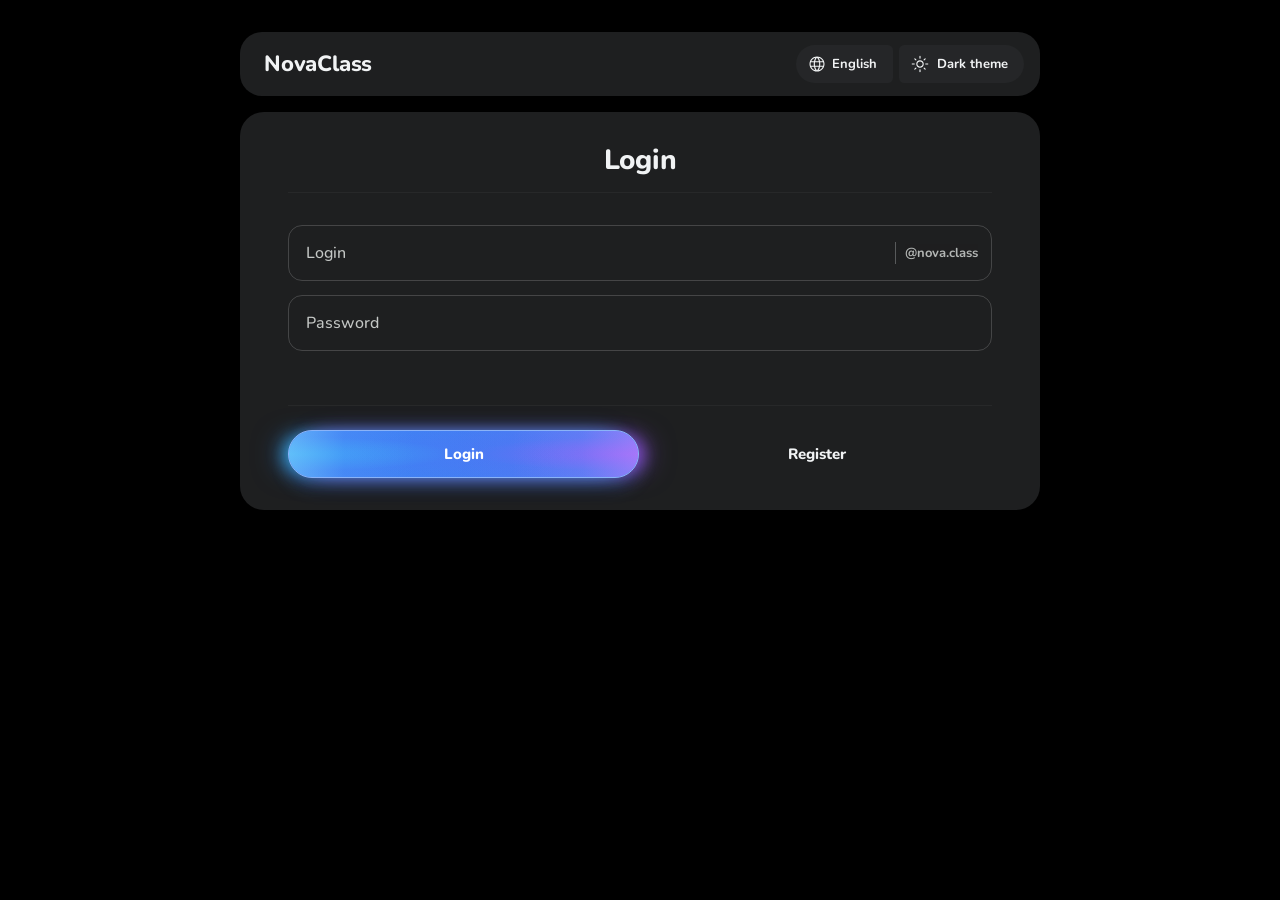
<file: BetaTest/index.html>
<!DOCTYPE html>
<html lang="en" data-theme="dark">
<head>
<meta charset="UTF-8">
<meta name="viewport" content="width=device-width,initial-scale=1.0,viewport-fit=cover">
<title>NovaClass — Вход</title>
<link rel="preconnect" href="https://fonts.googleapis.com">
<link rel="preconnect" href="https://fonts.gstatic.com" crossorigin>
<link href="https://fonts.googleapis.com/css2?family=Nunito:wght@400;500;600;700;800&display=swap" rel="stylesheet">
<link rel="stylesheet" href="https://fonts.googleapis.com/css2?family=Material+Symbols+Rounded:opsz,wght,FILL,GRAD@24,400,1,0" />
<link rel="icon" type="image/svg+xml" href="novaclass-mark.svg">

<!-- ============================================================ -->
<!-- ВНИМАНИЕ: файл style.css НЕ был предоставлен.                -->
<!-- Вставьте сюда содержимое вашего style.css.                   -->
<!-- ============================================================ -->
<link rel="stylesheet" href="style.css">
</head>
<body>

<!-- CUSTOM TITLEBAR (desktop app) -->
<div id="appTitlebar" class="app-titlebar hidden" aria-hidden="true">
  <div class="app-titlebar-drag" id="appTitlebarDrag">
    <img class="app-titlebar-icon" src="novaclass-mark.svg" alt="" />
    <span class="app-titlebar-title">NovaClass</span>
  </div>
  <div class="app-titlebar-controls">
    <button class="app-titlebar-btn" id="tbMin" type="button" aria-label="Minimize"><svg><use href="#icon-minimize"></use></svg></button>
    <button class="app-titlebar-btn" id="tbMax" type="button" aria-label="Maximize"><svg><use href="#icon-maximize"></use></svg></button>
    <button class="app-titlebar-btn danger" id="tbClose" type="button" aria-label="Close"><svg><use href="#icon-close"></use></svg></button>
  </div>
</div>

<!-- OFFLINE -->
<div id="offlineOverlay">
  <div class="offline-card">
    <svg aria-hidden="true"><use href="#icon-wifi-off"></use></svg>
    <h2 id="offlineTitle">Нет подключения к интернету</h2>
    <p id="offlineSub">Пожалуйста, проверьте ваше соединение и попробуйте снова.</p>
  </div>
</div>

<!-- LOADER: CLASSIC intro (увеличенный вид + свечение). Логика загрузки не изменена -->
<div id="loader" class="hidden">
  <svg id="introSpinner" viewBox="0 0 100 100" aria-hidden="true">
    <defs>
      <linearGradient id="introGrad" gradientUnits="userSpaceOnUse" x1="0" y1="0" x2="0" y2="100">
        <stop offset="0" stop-color="#2d66ea"></stop>
        <stop offset=".3" stop-color="#2d72e8"></stop>
        <stop offset=".44" stop-color="#23a0ee"></stop>
        <stop offset="1" stop-color="#23a0ee"></stop>
      </linearGradient>
    </defs>
    <circle id="introArc" cx="50" cy="50" r="34" fill="none" stroke="url(#introGrad)" stroke-linecap="round" stroke-width="32"></circle>
  </svg>
  <div id="introGlow" aria-hidden="true"></div>
  <div id="introLogoBox"><img id="introLogo" src="novaclass-mark.svg" alt="NovaClass"></div>
  <div id="introBar" role="progressbar" aria-label="Загрузка" aria-valuemin="0" aria-valuemax="100">
    <i id="introTrack"></i><i id="introFill"></i><i id="introDot"></i>
  </div>
</div>

<!-- SVG SPRITE -->
<svg xmlns="http://www.w3.org/2000/svg" style="display:none">
  <!-- =========================================
       NovaClass — Google Material Symbols Rounded
       Официальные SVG: https://cdn.jsdelivr.net/npm/@material-symbols/svg-400@0.48.2/rounded/
       Лицензия: Apache-2.0
       ========================================= -->
  <symbol id="icon-home" viewBox="0 -960 960 960"><path fill="currentColor" d="M220-180h150v-220q0-12.75 8.63-21.38Q387.25-430 400-430h160q12.75 0 21.38 8.62Q590-412.75 590-400v220h150v-390L480-765 220-570v390Zm-60 0v-390q0-14.25 6.38-27 6.37-12.75 17.62-21l260-195q15.68-12 35.84-12Q500-825 516-813l260 195q11.25 8.25 17.63 21 6.37 12.75 6.37 27v390q0 24.75-17.62 42.37Q764.75-120 740-120H560q-12.75 0-21.37-8.63Q530-137.25 530-150v-220H430v220q0 12.75-8.62 21.37Q412.75-120 400-120H220q-24.75 0-42.37-17.63Q160-155.25 160-180Zm320-293Z"/></symbol>
  <symbol id="icon-close" viewBox="0 -960 960 960"><path fill="currentColor" d="M480-438 270-228q-9 9-21 9t-21-9q-9-9-9-21t9-21l210-210-210-210q-9-9-9-21t9-21q9-9 21-9t21 9l210 210 210-210q9-9 21-9t21 9q9 9 9 21t-9 21L522-480l210 210q9 9 9 21t-9 21q-9 9-21 9t-21-9L480-438Z"/></symbol>
  <symbol id="icon-payments" viewBox="0 -960 960 960"><path fill="currentColor" d="M540-420q-50 0-85-35t-35-85q0-50 35-85t85-35q50 0 85 35t35 85q0 50-35 85t-85 35ZM220-280q-24.75 0-42.37-17.63Q160-315.25 160-340v-400q0-24.75 17.63-42.38Q195.25-800 220-800h640q24.75 0 42.38 17.62Q920-764.75 920-740v400q0 24.75-17.62 42.37Q884.75-280 860-280H220Zm100-60h440q0-42 29-71t71-29v-200q-42 0-71-29t-29-71H320q0 42-29 71t-71 29v200q42 0 71 29t29 71Zm450 180H100q-24.75 0-42.37-17.63Q40-195.25 40-220v-430q0-12.75 8.68-21.38 8.67-8.62 21.5-8.62 12.82 0 21.32 8.62 8.5 8.63 8.5 21.38v430h670q12.75 0 21.38 8.68 8.62 8.67 8.62 21.5 0 12.82-8.62 21.32-8.63 8.5-21.38 8.5ZM220-340v-400 400Z"/></symbol>
  <symbol id="icon-more-h" viewBox="0 -960 960 960"><path fill="currentColor" d="M207.86-432Q188-432 174-446.14t-14-34Q160-500 174.14-514t34-14Q228-528 242-513.86t14 34Q256-460 241.86-446t-34 14Zm272 0Q460-432 446-446.14t-14-34Q432-500 446.14-514t34-14Q500-528 514-513.86t14 34Q528-460 513.86-446t-34 14Zm272 0Q732-432 718-446.14t-14-34Q704-500 718.14-514t34-14Q772-528 786-513.86t14 34Q800-460 785.86-446t-34 14Z"/></symbol>
  <symbol id="icon-more-v" viewBox="0 -960 960 960"><path fill="currentColor" d="M479.86-160Q460-160 446-174.14t-14-34Q432-228 446.14-242t34-14Q500-256 514-241.86t14 34Q528-188 513.86-174t-34 14Zm0-272Q460-432 446-446.14t-14-34Q432-500 446.14-514t34-14Q500-528 514-513.86t14 34Q528-460 513.86-446t-34 14Zm0-272Q460-704 446-718.14t-14-34Q432-772 446.14-786t34-14Q500-800 514-785.86t14 34Q528-732 513.86-718t-34 14Z"/></symbol>
  <symbol id="icon-arrow-left" viewBox="0 -960 960 960"><path fill="currentColor" d="m274-450 227 227q9 9 9 21t-9 21q-9 9-21 9t-21-9L181-459q-5-5-7-10t-2-11q0-6 2-11t7-10l278-278q9-9 21-9t21 9q9 9 9 21t-9 21L274-510h496q13 0 21.5 8.5T800-480q0 13-8.5 21.5T770-450H274Z"/></symbol>
  <symbol id="icon-arrow-right" viewBox="0 -960 960 960"><path fill="currentColor" d="M686-450H190q-13 0-21.5-8.5T160-480q0-13 8.5-21.5T190-510h496L459-737q-9-9-9-21t9-21q9-9 21-9t21 9l278 278q5 5 7 10t2 11q0 6-2 11t-7 10L501-181q-9 9-21 9t-21-9q-9-9-9-21t9-21l227-227Z"/></symbol>
  <symbol id="icon-plus" viewBox="0 -960 960 960"><path fill="currentColor" d="M450-450H230q-12.75 0-21.37-8.68-8.63-8.67-8.63-21.5 0-12.82 8.63-21.32 8.62-8.5 21.37-8.5h220v-220q0-12.75 8.68-21.38 8.67-8.62 21.5-8.62 12.82 0 21.32 8.62 8.5 8.63 8.5 21.38v220h220q12.75 0 21.38 8.68 8.62 8.67 8.62 21.5 0 12.82-8.62 21.32-8.63 8.5-21.38 8.5H510v220q0 12.75-8.68 21.37-8.67 8.63-21.5 8.63-12.82 0-21.32-8.63-8.5-8.62-8.5-21.37v-220Z"/></symbol>
  <symbol id="icon-check" viewBox="0 -960 960 960"><path fill="currentColor" d="m378-332 363-363q9-9 21.5-9t21.5 9q9 9 9 21.5t-9 21.5L399-267q-9 9-21 9t-21-9L175-449q-9-9-8.5-21.5T176-492q9-9 21.5-9t21.5 9l159 160Z"/></symbol>
  <symbol id="icon-check-circle" viewBox="0 -960 960 960"><path fill="currentColor" d="m421-389-98-98q-9-9-22-9t-23 10q-9 9-9 22t9 22l122 123q9 9 21 9t21-9l239-239q10-10 10-23t-10-23q-10-9-23.5-8.5T635-603L421-389Zm59 309q-82 0-155-31.5t-127.5-86Q143-252 111.5-325T80-480q0-83 31.5-156t86-127Q252-817 325-848.5T480-880q83 0 156 31.5T763-763q54 54 85.5 127T880-480q0 82-31.5 155T763-197.5q-54 54.5-127 86T480-80Zm0-60q142 0 241-99.5T820-480q0-142-99-241t-241-99q-141 0-240.5 99T140-480q0 141 99.5 240.5T480-140Zm0-340Z"/></symbol>
  <symbol id="icon-x-circle" viewBox="0 -960 960 960"><path fill="currentColor" d="m480-438 129 129q9 9 21 9t21-9q9-9 9-21t-9-21L522-480l129-129q9-9 9-21t-9-21q-9-9-21-9t-21 9L480-522 351-651q-9-9-21-9t-21 9q-9 9-9 21t9 21l129 129-129 129q-9 9-9 21t9 21q9 9 21 9t21-9l129-129Zm0 358q-82 0-155-31.5t-127.5-86Q143-252 111.5-325T80-480q0-83 31.5-156t86-127Q252-817 325-848.5T480-880q83 0 156 31.5T763-763q54 54 85.5 127T880-480q0 82-31.5 155T763-197.5q-54 54.5-127 86T480-80Zm0-60q142 0 241-99.5T820-480q0-142-99-241t-241-99q-141 0-240.5 99T140-480q0 141 99.5 240.5T480-140Zm0-340Z"/></symbol>
  <symbol id="icon-edit" viewBox="0 -960 960 960"><path fill="currentColor" d="M180-180h44l472-471-44-44-472 471v44Zm-30 60q-13 0-21.5-8.5T120-150v-73q0-12 5-23.5t13-19.5l557-556q8-8 19-12.5t23-4.5q11 0 22 4.5t20 12.5l44 44q9 9 13 20t4 22q0 11-4.5 22.5T823-694L266-138q-8 8-19.5 13t-23.5 5h-73Zm629-617-41-41 41 41Zm-105 64-22-22 44 44-22-22Z"/></symbol>
  <symbol id="icon-trash" viewBox="0 -960 960 960"><path fill="currentColor" d="M261-120q-24.75 0-42.37-17.63Q201-155.25 201-180v-570h-11q-12.75 0-21.37-8.68-8.63-8.67-8.63-21.5 0-12.82 8.63-21.32 8.62-8.5 21.37-8.5h158q0-13 8.63-21.5 8.62-8.5 21.37-8.5h204q12.75 0 21.38 8.62Q612-822.75 612-810h158q12.75 0 21.38 8.68 8.62 8.67 8.62 21.5 0 12.82-8.62 21.32-8.63 8.5-21.38 8.5h-11v570q0 24.75-17.62 42.37Q723.75-120 699-120H261Zm438-630H261v570h438v-570ZM418.5-274.63q8.5-8.62 8.5-21.37v-339q0-12.75-8.68-21.38-8.67-8.62-21.5-8.62-12.82 0-21.32 8.62-8.5 8.63-8.5 21.38v339q0 12.75 8.68 21.37 8.67 8.63 21.5 8.63 12.82 0 21.32-8.63Zm166 0q8.5-8.62 8.5-21.37v-339q0-12.75-8.68-21.38-8.67-8.62-21.5-8.62-12.82 0-21.32 8.62-8.5 8.63-8.5 21.38v339q0 12.75 8.68 21.37 8.67 8.63 21.5 8.63 12.82 0 21.32-8.63ZM261-750v570-570Z"/></symbol>
  <symbol id="icon-save" viewBox="0 -960 960 960"><path fill="currentColor" d="M180-120q-24 0-42-18t-18-42v-600q0-24 18-42t42-18h478q12.44 0 23.72 5T701-822l121 121q8 8 13 19.28 5 11.28 5 23.72v478q0 24-18 42t-42 18H180Zm600-536L656-780H180v600h600v-476ZM553.5-275.26q30.5-30.27 30.5-73.5 0-43.24-30.26-73.74-30.27-30.5-73.5-30.5-43.24 0-73.74 30.26-30.5 30.27-30.5 73.5 0 43.24 30.26 73.74 30.27 30.5 73.5 30.5 43.24 0 73.74-30.26ZM263-584h298q12.75 0 21.38-8.63Q591-601.25 591-614v-83q0-12.75-8.62-21.38Q573.75-727 561-727H263q-12.75 0-21.37 8.62Q233-709.75 233-697v83q0 12.75 8.63 21.37Q250.25-584 263-584Zm-83-72v476-600 124Z"/></symbol>
  <symbol id="icon-upload" viewBox="0 -960 960 960"><path fill="currentColor" d="M220-160q-24 0-42-18t-18-42v-113q0-12.75 8.68-21.38 8.67-8.62 21.5-8.62 12.82 0 21.32 8.62 8.5 8.63 8.5 21.38v113h520v-113q0-12.75 8.68-21.38 8.67-8.62 21.5-8.62 12.82 0 21.32 8.62 8.5 8.63 8.5 21.38v113q0 24-18 42t-42 18H220Zm230-524-99 99q-8.8 9-20.9 8.5-12.1-.5-21.49-9.5-8.61-9-8.61-21.5t9-21.5l150-150q5-5 10.13-7 5.14-2 11-2 5.87 0 10.87 2 5 2 10 7l151 151q9 9 9 21t-8.61 21q-9.39 9-21.89 9t-21.5-9l-99-98v341q0 12.75-8.68 21.37-8.67 8.63-21.5 8.63-12.82 0-21.32-8.63-8.5-8.62-8.5-21.37v-341Z"/></symbol>
  <symbol id="icon-link" viewBox="0 -960 960 960"><path fill="currentColor" d="M280-280q-83 0-141.5-58.5T80-480q0-83 58.5-141.5T280-680h140q12.75 0 21.38 8.68 8.62 8.67 8.62 21.5 0 12.82-8.62 21.32-8.63 8.5-21.38 8.5H280q-58.33 0-99.17 40.76-40.83 40.77-40.83 99Q140-422 180.83-381q40.84 41 99.17 41h140q12.75 0 21.38 8.68 8.62 8.67 8.62 21.5 0 12.82-8.62 21.32-8.63 8.5-21.38 8.5H280Zm75-170q-12.75 0-21.37-8.68-8.63-8.67-8.63-21.5 0-12.82 8.63-21.32 8.62-8.5 21.37-8.5h250q12.75 0 21.38 8.68 8.62 8.67 8.62 21.5 0 12.82-8.62 21.32-8.63 8.5-21.38 8.5H355Zm185 170q-12.75 0-21.37-8.68-8.63-8.67-8.63-21.5 0-12.82 8.63-21.32 8.62-8.5 21.37-8.5h140q58.33 0 99.17-40.76 40.83-40.77 40.83-99Q820-538 779.17-579q-40.84-41-99.17-41H540q-12.75 0-21.37-8.68-8.63-8.67-8.63-21.5 0-12.82 8.63-21.32 8.62-8.5 21.37-8.5h140q83 0 141.5 58.5T880-480q0 83-58.5 141.5T680-280H540Z"/></symbol>
  <symbol id="icon-external" viewBox="0 -960 960 960"><path fill="currentColor" d="M180-120q-24 0-42-18t-18-42v-600q0-24 18-42t42-18h249q12.75 0 21.38 8.68 8.62 8.67 8.62 21.5 0 12.82-8.62 21.32-8.63 8.5-21.38 8.5H180v600h600v-249q0-12.75 8.68-21.38 8.67-8.62 21.5-8.62 12.82 0 21.32 8.62 8.5 8.63 8.5 21.38v249q0 24-18 42t-42 18H180Zm600-617L403-360q-9 9-21 8.5t-21-9.5q-9-9-9-21t9-21l377-377H549q-12.75 0-21.37-8.68-8.63-8.67-8.63-21.5 0-12.82 8.63-21.32 8.62-8.5 21.37-8.5h261q12.75 0 21.38 8.62Q840-822.75 840-810v261q0 12.75-8.68 21.37-8.67 8.63-21.5 8.63-12.82 0-21.32-8.63-8.5-8.62-8.5-21.37v-188Z"/></symbol>
  <symbol id="icon-mail" viewBox="0 -960 960 960"><path fill="currentColor" d="M140-160q-24 0-42-18t-18-42v-520q0-24 18-42t42-18h680q24 0 42 18t18 42v520q0 24-18 42t-42 18H140Zm680-525L496-473q-4 2-7.5 3.5T480-468q-5 0-8.5-1.5T464-473L140-685v465h680v-465ZM480-522l336-218H145l335 218ZM140-685v7-39.32.73V-740v23-.91V-678v-7 465-465Z"/></symbol>
  <symbol id="icon-send" viewBox="0 -960 960 960"><path fill="currentColor" d="M814-452 162-178q-15 6-28.5-2.5T120-205v-550q0-16 13.5-24.5T162-782l652 274q18 8 18 28t-18 28ZM180-253l544-227-544-230v168l242 62-242 60v167Zm0 0v-457 457Z"/></symbol>
  <symbol id="icon-user" viewBox="0 -960 960 960"><path fill="currentColor" d="M372-523q-42-42-42-108t42-108q42-42 108-42t108 42q42 42 42 108t-42 108q-42 42-108 42t-108-42ZM160-220v-34q0-38 19-65t49-41q67-30 128.5-45T480-420q62 0 123 15.5T731-360q31 14 50 41t19 65v34q0 25-17.5 42.5T740-160H220q-25 0-42.5-17.5T160-220Zm60 0h520v-34q0-16-9.5-30.5T707-306q-64-31-117-42.5T480-360q-57 0-111 11.5T252-306q-14 7-23 21.5t-9 30.5v34Zm324.5-346.5Q570-592 570-631t-25.5-64.5Q519-721 480-721t-64.5 25.5Q390-670 390-631t25.5 64.5Q441-541 480-541t64.5-25.5ZM480-631Zm0 411Z"/></symbol>
  <symbol id="icon-user-plus" viewBox="0 -960 960 960"><path fill="currentColor" d="M730-530H630q-12.75 0-21.37-8.68-8.63-8.67-8.63-21.5 0-12.82 8.63-21.32 8.62-8.5 21.37-8.5h100v-100q0-12.75 8.68-21.38 8.67-8.62 21.5-8.62 12.82 0 21.32 8.62 8.5 8.63 8.5 21.38v100h100q12.75 0 21.38 8.68 8.62 8.67 8.62 21.5 0 12.82-8.62 21.32-8.63 8.5-21.38 8.5H790v100q0 12.75-8.68 21.37-8.67 8.63-21.5 8.63-12.82 0-21.32-8.63-8.5-8.62-8.5-21.37v-100Zm-478 7q-42-42-42-108t42-108q42-42 108-42t108 42q42 42 42 108t-42 108q-42 42-108 42t-108-42ZM40-220v-34q0-35 17.5-63.5T108-360q75-33 133.34-46.5t118.5-13.5Q420-420 478-406.5T611-360q33 15 51 43t18 63v34q0 24.75-17.62 42.37Q644.75-160 620-160H100q-24.75 0-42.37-17.63Q40-195.25 40-220Zm60 0h520v-34q0-16-9-30.5T587-306q-71-33-120-43.5T360-360q-58 0-107.5 10.5T132-306q-15 7-23.5 21.5T100-254v34Zm324.5-346.5Q450-592 450-631t-25.5-64.5Q399-721 360-721t-64.5 25.5Q270-670 270-631t25.5 64.5Q321-541 360-541t64.5-25.5ZM360-631Zm0 411Z"/></symbol>
  <symbol id="icon-user-x" viewBox="0 -960 960 960"><path fill="currentColor" d="M678-602h172q13 0 21.5 8.5T880-572q0 13-8.5 21.5T850-542H678q-13 0-21.5-8.5T648-572q0-13 8.5-21.5T678-602Zm-426 79q-42-42-42-108t42-108q42-42 108-42t108 42q42 42 42 108t-42 108q-42 42-108 42t-108-42ZM40-220v-34q0-35 17.5-63.5T108-360q75-33 133.5-46.5T360-420q60 0 118 13.5T611-360q33 15 51 43t18 63v34q0 25-17.5 42.5T620-160H100q-25 0-42.5-17.5T40-220Zm60 0h520v-34q0-16-9-30.5T587-306q-71-33-120-43.5T360-360q-58 0-107.5 10.5T132-306q-15 7-23.5 21.5T100-254v34Zm324.5-346.5Q450-592 450-631t-25.5-64.5Q399-721 360-721t-64.5 25.5Q270-670 270-631t25.5 64.5Q321-541 360-541t64.5-25.5ZM360-631Zm0 411Z"/></symbol>
  <symbol id="icon-users" viewBox="0 -960 960 960"><path fill="currentColor" d="M38-254q0-35 18-63.5t50-42.5q73-32 131.5-46T358-420q62 0 120 14t131 46q32 14 50.5 42.5T678-254v34q0 25-17.5 42.5T618-160H98q-25 0-42.5-17.5T38-220v-34Zm824 94H724q5-15 9.5-29.5T738-220v-34q0-63-29-101.5T622-420q69 8 130 22t99 34q33 19 52 47t19 63v34q0 25-17.5 42.5T862-160ZM250-523q-42-42-42-108t42-108q42-42 108-42t108 42q42 42 42 108t-42 108q-42 42-108 42t-108-42Zm426 0q-42 42-108 42-11 0-24.5-1.5T519-488q24-25 36.5-61.5T568-631q0-45-12.5-79.5T519-774q11-3 24.5-5t24.5-2q66 0 108 42t42 108q0 66-42 108ZM98-220h520v-34q0-16-9.5-31T585-306q-72-32-121-43t-106-11q-57 0-106.5 11T130-306q-14 6-23 21t-9 31v34Zm324.5-346.5Q448-592 448-631t-25.5-64.5Q397-721 358-721t-64.5 25.5Q268-670 268-631t25.5 64.5Q319-541 358-541t64.5-25.5ZM358-220Zm0-411Z"/></symbol>
  <symbol id="icon-profile" viewBox="0 -960 960 960"><path fill="currentColor" d="M232-247h239v-14q0-18-9-32t-23-19q-32-11-50-14.5t-35-3.5q-19 0-40.5 4.5T265-312q-15 5-24 19t-9 32v14Zm361-67h120q11 0 18-7t7-18q0-11-7-18t-18-7H593q-11 0-18 7t-7 18q0 11 7 18t18 7Zm-200.5-65.5Q408-395 408-418t-15.5-38.5Q377-472 354-472t-38.5 15.5Q300-441 300-418t15.5 38.5Q331-364 354-364t38.5-15.5ZM593-427h120q11 0 18-7t7-18q0-11-7-18t-18-7H593q-11 0-18 7t-7 18q0 11 7 18t18 7ZM140-80q-24 0-42-18t-18-42v-480q0-24 18-42t42-18h250v-140q0-24 18-42t42-18h60q24 0 42 18t18 42v140h250q24 0 42 18t18 42v480q0 24-18 42t-42 18H140Zm0-60h680v-480H570v30q0 28-18 44t-42 16h-60q-24 0-42-16t-18-44v-30H140v480Zm310-450h60v-230h-60v230Zm30 210Z"/></symbol>
  <symbol id="icon-settings" viewBox="0 -960 960 960"><path fill="currentColor" d="M421-80q-14 0-25-9t-13-23l-15-94q-19-7-40-19t-37-25l-86 40q-14 6-28 1.5T155-226L97-330q-8-13-4.5-27t15.5-23l80-59q-2-9-2.5-20.5T185-480q0-9 .5-20.5T188-521l-80-59q-12-9-15.5-23t4.5-27l58-104q8-13 22-17.5t28 1.5l86 40q16-13 37-25t40-18l15-95q2-14 13-23t25-9h118q14 0 25 9t13 23l15 94q19 7 40.5 18.5T669-710l86-40q14-6 27.5-1.5T804-734l59 104q8 13 4.5 27.5T852-580l-80 57q2 10 2.5 21.5t.5 21.5q0 10-.5 21t-2.5 21l80 58q12 8 15.5 22.5T863-330l-58 104q-8 13-22 17.5t-28-1.5l-86-40q-16 13-36.5 25.5T592-206l-15 94q-2 14-13 23t-25 9H421Zm15-60h88l14-112q33-8 62.5-25t53.5-41l106 46 40-72-94-69q4-17 6.5-33.5T715-480q0-17-2-33.5t-7-33.5l94-69-40-72-106 46q-23-26-52-43.5T538-708l-14-112h-88l-14 112q-34 7-63.5 24T306-642l-106-46-40 72 94 69q-4 17-6.5 33.5T245-480q0 17 2.5 33.5T254-413l-94 69 40 72 106-46q24 24 53.5 41t62.5 25l14 112Zm44-210q54 0 92-38t38-92q0-54-38-92t-92-38q-54 0-92 38t-38 92q0 54 38 92t92 38Zm0-130Z"/></symbol>
  <symbol id="icon-lock" viewBox="0 -960 960 960"><path fill="currentColor" d="M220-80q-24.75 0-42.37-17.63Q160-115.25 160-140v-434q0-24.75 17.63-42.38Q195.25-634 220-634h70v-96q0-78.85 55.61-134.42Q401.21-920 480.11-920q78.89 0 134.39 55.58Q670-808.85 670-730v96h70q24.75 0 42.38 17.62Q800-598.75 800-574v434q0 24.75-17.62 42.37Q764.75-80 740-80H220Zm0-60h520v-434H220v434Zm314.5-162.03Q557-324.06 557-355q0-30-22.67-54.5t-54.5-24.5q-31.83 0-54.33 24.5t-22.5 55q0 30.5 22.67 52.5t54.5 22q31.83 0 54.33-22.03ZM350-634h260v-96q0-54.17-37.88-92.08-37.88-37.92-92-37.92T388-822.08q-38 37.91-38 92.08v96ZM220-140v-434 434Z"/></symbol>
  <symbol id="icon-login" viewBox="0 -960 960 960"><path fill="currentColor" d="M511-120q-12.75 0-21.37-8.68-8.63-8.67-8.63-21.5 0-12.82 8.63-21.32 8.62-8.5 21.37-8.5h269v-600H511q-12.75 0-21.37-8.68-8.63-8.67-8.63-21.5 0-12.82 8.63-21.32 8.62-8.5 21.37-8.5h269q24 0 42 18t18 42v600q0 24-18 42t-42 18H511Zm-26-330H150q-12.75 0-21.37-8.68-8.63-8.67-8.63-21.5 0-12.82 8.63-21.32 8.62-8.5 21.37-8.5h333l-81-81q-9-9-8.5-21t9.5-21q9-9 21.5-9t21.5 9l133 133q9 9 9 21t-9 21L447-326q-8.8 9-20.9 8.5-12.1-.5-21.49-9.5-8.61-9-8.61-21.5t9-21.5l80-80Z"/></symbol>
  <symbol id="icon-logout" viewBox="0 -960 960 960"><path fill="currentColor" d="M180-120q-24 0-42-18t-18-42v-600q0-24 18-42t42-18h269q12.75 0 21.38 8.68 8.62 8.67 8.62 21.5 0 12.82-8.62 21.32-8.63 8.5-21.38 8.5H180v600h269q12.75 0 21.38 8.68 8.62 8.67 8.62 21.5 0 12.82-8.62 21.32-8.63 8.5-21.38 8.5H180Zm545-330H390q-12.75 0-21.37-8.68-8.63-8.67-8.63-21.5 0-12.82 8.63-21.32 8.62-8.5 21.37-8.5h333l-81-81q-9-9-8.5-21t9.5-21q9-9 21.5-9t21.5 9l133 133q9 9 9 21t-9 21L687-326q-8.8 9-20.9 8.5-12.1-.5-21.49-9.5-8.61-9-8.61-21.5t9-21.5l80-80Z"/></symbol>
  <symbol id="icon-file" viewBox="0 -960 960 960"><path fill="currentColor" d="M349-250h262q12.75 0 21.38-8.68 8.62-8.67 8.62-21.5 0-12.82-8.62-21.32-8.63-8.5-21.38-8.5H349q-12.75 0-21.37 8.68-8.63 8.67-8.63 21.5 0 12.82 8.63 21.32 8.62 8.5 21.37 8.5Zm0-170h262q12.75 0 21.38-8.68 8.62-8.67 8.62-21.5 0-12.82-8.62-21.32-8.63-8.5-21.38-8.5H349q-12.75 0-21.37 8.68-8.63 8.67-8.63 21.5 0 12.82 8.63 21.32 8.62 8.5 21.37 8.5ZM220-80q-24 0-42-18t-18-42v-680q0-24 18-42t42-18h336q12.44 0 23.72 5T599-862l183 183q8 8 13 19.28 5 11.28 5 23.72v496q0 24-18 42t-42 18H220Zm331-584v-156H220v680h520v-494H581q-12.75 0-21.37-8.63Q551-651.25 551-664ZM220-820v186-186 680-680Z"/></symbol>
  <symbol id="icon-calendar" viewBox="0 -960 960 960"><path fill="currentColor" d="M180-80q-24 0-42-18t-18-42v-620q0-24 18-42t42-18h65v-28q0-13.6 9-22.8 9-9.2 23.02-9.2t23.5 9.2Q310-861.6 310-848v28h340v-28q0-13.6 9-22.8 9-9.2 23.02-9.2t23.5 9.2Q715-861.6 715-848v28h65q24 0 42 18t18 42v620q0 24-18 42t-42 18H180Zm0-60h600v-430H180v430Zm0-490h600v-130H180v130Zm0 0v-130 130Zm300 230q-17 0-28.5-11.5T440-440q0-17 11.5-28.5T480-480q17 0 28.5 11.5T520-440q0 17-11.5 28.5T480-400Zm-188.5-11.5Q280-423 280-440t11.5-28.5Q303-480 320-480t28.5 11.5Q360-457 360-440t-11.5 28.5Q337-400 320-400t-28.5-11.5ZM640-400q-17 0-28.5-11.5T600-440q0-17 11.5-28.5T640-480q17 0 28.5 11.5T680-440q0 17-11.5 28.5T640-400ZM480-240q-17 0-28.5-11.5T440-280q0-17 11.5-28.5T480-320q17 0 28.5 11.5T520-280q0 17-11.5 28.5T480-240Zm-188.5-11.5Q280-263 280-280t11.5-28.5Q303-320 320-320t28.5 11.5Q360-297 360-280t-11.5 28.5Q337-240 320-240t-28.5-11.5ZM640-240q-17 0-28.5-11.5T600-280q0-17 11.5-28.5T640-320q17 0 28.5 11.5T680-280q0 17-11.5 28.5T640-240Z"/></symbol>
  <symbol id="icon-clock" viewBox="0 -960 960 960"><path fill="currentColor" d="M513-492v-171q0-13-8.5-21.5T483-693q-13 0-21.5 8.5T453-663v183q0 6 2 11t6 10l144 149q9 10 22.5 9.5T650-310q9-9 9-22t-9-22L513-492ZM480-80q-82 0-155-31.5t-127.5-86Q143-252 111.5-325T80-480q0-82 31.5-155t86-127.5Q252-817 325-848.5T480-880q82 0 155 31.5t127.5 86Q817-708 848.5-635T880-480q0 82-31.5 155t-86 127.5Q708-143 635-111.5T480-80Zm0-400Zm0 340q140 0 240-100t100-240q0-140-100-240T480-820q-140 0-240 100T140-480q0 140 100 240t240 100Z"/></symbol>
  <symbol id="icon-location" viewBox="0 -960 960 960"><path fill="currentColor" d="M480-159q133-121 196.5-219.5T740-552q0-118-75.5-193T480-820q-109 0-184.5 75T220-552q0 75 65 173.5T480-159Zm-21.5 55.5Q448-107 440-115q-42-38-91-87.5T258-309q-42-57-70-119t-28-124q0-150 96.5-239T480-880q127 0 223.5 89T800-552q0 62-28 124t-70 119q-42 57-91 106.5T520-115q-8 8-18.5 11.5T480-100q-11 0-21.5-3.5ZM480-560Zm49.5 49.5Q550-531 550-560t-20.5-49.5Q509-630 480-630t-49.5 20.5Q410-589 410-560t20.5 49.5Q451-490 480-490t49.5-20.5Z"/></symbol>
  <symbol id="icon-globe" viewBox="0 -960 960 960"><path fill="currentColor" d="M323-111.5Q250-143 196-197t-85-127.5Q80-398 80-482t31-156.5Q142-711 196-765t127-84.5Q396-880 480-880t157 30.5Q710-819 764-765t85 126.5Q880-566 880-482t-31 157.5Q818-251 764-197t-127 85.5Q564-80 480-80t-157-31.5ZM480-138q35-36 58.5-82.5T577-331H384q14 60 37.5 108t58.5 85Zm-85-12q-25-38-43-82t-30-99H172q38 71 88 111.5T395-150Zm171-1q72-23 129.5-69T788-331H639q-13 54-30.5 98T566-151ZM152-391h159q-3-27-3.5-48.5T307-482q0-25 1-44.5t4-43.5H152q-7 24-9.5 43t-2.5 45q0 26 2.5 46.5T152-391Zm221 0h215q4-31 5-50.5t1-40.5q0-20-1-38.5t-5-49.5H373q-4 31-5 49.5t-1 38.5q0 21 1 40.5t5 50.5Zm275 0h160q7-24 9.5-44.5T820-482q0-26-2.5-45t-9.5-43H649q3 35 4 53.5t1 34.5q0 22-1.5 41.5T648-391Zm-10-239h150q-33-69-90.5-115T565-810q25 37 42.5 80T638-630Zm-254 0h194q-11-53-37-102.5T480-820q-32 27-54 71t-42 119Zm-212 0h151q11-54 28-96.5t43-82.5q-75 19-131 64t-91 115Z"/></symbol>
  <symbol id="icon-chart" viewBox="0 -960 960 960"><path fill="currentColor" d="M690-160q-12.75 0-21.37-8.63Q660-177.25 660-190v-220q0-12.75 8.63-21.38Q677.25-440 690-440h80q12.75 0 21.38 8.62Q800-422.75 800-410v220q0 12.75-8.62 21.37Q782.75-160 770-160h-80Zm-250 0q-12.75 0-21.37-8.63Q410-177.25 410-190v-580q0-12.75 8.63-21.38Q427.25-800 440-800h80q12.75 0 21.38 8.62Q550-782.75 550-770v580q0 12.75-8.62 21.37Q532.75-160 520-160h-80Zm-250 0q-12.75 0-21.37-8.63Q160-177.25 160-190v-380q0-12.75 8.63-21.38Q177.25-600 190-600h80q12.75 0 21.38 8.62Q300-582.75 300-570v380q0 12.75-8.62 21.37Q282.75-160 270-160h-80Z"/></symbol>
  <symbol id="icon-info" viewBox="0 -960 960 960"><path fill="currentColor" d="M504.5-288.63q8.5-8.62 8.5-21.37v-180q0-12.75-8.68-21.38-8.67-8.62-21.5-8.62-12.82 0-21.32 8.62-8.5 8.63-8.5 21.38v180q0 12.75 8.68 21.37 8.67 8.63 21.5 8.63 12.82 0 21.32-8.63Zm-1-314.57q9.5-9.2 9.5-22.8 0-14.45-9.48-24.22-9.48-9.78-23.5-9.78t-23.52 9.78Q447-640.45 447-626q0 13.6 9.48 22.8 9.48 9.2 23.5 9.2t23.52-9.2ZM480.27-80q-82.74 0-155.5-31.5Q252-143 197.5-197.5t-86-127.34Q80-397.68 80-480.5t31.5-155.66Q143-709 197.5-763t127.34-85.5Q397.68-880 480.5-880t155.66 31.5Q709-817 763-763t85.5 127Q880-563 880-480.27q0 82.74-31.5 155.5Q817-252 763-197.68q-54 54.31-127 86Q563-80 480.27-80Zm.23-60Q622-140 721-239.5t99-241Q820-622 721.19-721T480-820q-141 0-240.5 98.81T140-480q0 141 99.5 240.5t241 99.5Zm-.5-340Z"/></symbol>
  <symbol id="icon-alert-triangle" viewBox="0 -960 960 960"><path fill="currentColor" d="M92-120q-9 0-15.5-4T66-135q-4-7-4.5-14.5T66-165l388-670q5-8 11.5-11.5T480-850q8 0 14.5 3.5T506-835l388 670q5 8 4.5 15.5T894-135q-4 7-10.5 11t-15.5 4H92Zm52-60h672L480-760 144-180Zm361.5-65.5Q514-254 514-267t-8.5-21.5Q497-297 484-297t-21.5 8.5Q454-280 454-267t8.5 21.5Q471-237 484-237t21.5-8.5Zm0-111Q514-365 514-378v-164q0-13-8.5-21.5T484-572q-13 0-21.5 8.5T454-542v164q0 13 8.5 21.5T484-348q13 0 21.5-8.5ZM480-470Z"/></symbol>
  <symbol id="icon-play" viewBox="0 -960 960 960"><path fill="currentColor" d="M320-258v-450q0-14 9-22t21-8q4 0 8 1t8 3l354 226q7 5 10.5 11t3.5 14q0 8-3.5 14T720-458L366-232q-4 2-8 3t-8 1q-12 0-21-8t-9-22Zm60-225Zm0 171 269-171-269-171v342Z"/></symbol>
  <symbol id="icon-mic" viewBox="0 -960 960 960"><path fill="currentColor" d="M408-453.92q-29-30.91-29-75.08v-251q0-41.67 29.44-70.83Q437.88-880 479.94-880t71.56 29.17Q581-821.67 581-780v251q0 44.17-29 75.08Q523-423 480-423t-72-30.92ZM480-651Zm-30 501v-106q-96-11-166.5-77.5T202-498q-2-12.85 6.59-21.93 8.6-9.07 21.5-9.07 12.91 0 21.41 9t10.5 22q12 81 74.71 132.5Q399.42-314 479.65-314q81.35 0 143.85-51.5T698-498q2-13 10.68-22 8.67-9 21.5-9 12.82 0 21.32 9.07 8.5 9.08 6.5 21.93-11 97-81 164t-167 78v106q0 12.75-8.68 21.37-8.67 8.63-21.5 8.63-12.82 0-21.32-8.63-8.5-8.62-8.5-21.37Zm59.5-346.5Q521-510 521-529v-251q0-17-11.79-28.5T480-820q-17.42 0-29.21 11.5T439-780v251q0 19 11.5 32.5T480-483q18 0 29.5-13.5Z"/></symbol>
  <symbol id="icon-theme" viewBox="0 -960 960 960"><path fill="currentColor" d="M480-80q-82 0-155-31.5t-127.5-86Q143-252 111.5-325T80-480q0-85 32-158t87.5-127q55.5-54 130-84.5T489-880q79 0 150 26.5T763.5-780q53.5 47 85 111.5T880-527q0 108-63 170.5T650-294h-75q-18 0-31 14t-13 31q0 27 14.5 46t14.5 44q0 38-21 58.5T480-80Zm0-400Zm-198 11q15-15 15-35t-15-35q-15-15-35-15t-35 15q-15 15-15 35t15 35q15 15 35 15t35-15Zm126-170q15-15 15-35t-15-35q-15-15-35-15t-35 15q-15 15-15 35t15 35q15 15 35 15t35-15Zm214 0q15-15 15-35t-15-35q-15-15-35-15t-35 15q-15 15-15 35t15 35q15 15 35 15t35-15Zm131 170q15-15 15-35t-15-35q-15-15-35-15t-35 15q-15 15-15 35t15 35q15 15 35 15t35-15ZM480-140q11 0 15.5-4.5T500-159q0-14-14.5-26T471-238q0-46 30-81t76-35h73q76 0 123-44.5T820-527q0-132-100-212.5T489-820q-146 0-247.5 98.5T140-480q0 141 99.5 240.5T480-140Z"/></symbol>
  <symbol id="icon-book" viewBox="0 -960 960 960"><path fill="currentColor" d="M248-300q53.57 0 104.28 12.5Q403-275 452-250v-427q-45-30-97.62-46.5Q301.76-740 248-740q-38 0-74.5 9.5T100-707v434q31-14 70.5-20.5T248-300Zm264 50q50-25 98-37.5T712-300q38 0 78.5 6t69.5 16v-429q-34-17-71.82-25-37.82-8-76.18-8-54 0-104.5 16.5T512-677v427Zm-44.5 77.5Q461-174 456-178q-47-29-99.85-45-52.84-16-108.15-16-36.54 0-71.77 9T106-208q-23.1 11-44.55-3Q40-225 40-251v-463q0-15 7-27.5T68-761q42-20 87.39-29.5 45.4-9.5 92.61-9.5 63 0 122.5 17T482-731q51-35 109.5-52T712-800q46.87 0 91.93 9.5Q849-781 891-761q14 7 21.5 19.5T920-714v463q0 27.89-22.5 42.45Q875-194 853-208q-34-14-69.23-22.5Q748.54-239 712-239q-54.27 0-106.14 16Q554-207 508-178q-5 4-11.5 5.5T482-171q-8 0-14.5-1.5ZM276-489Zm284-119q0-5.52 4.02-11.34 4.03-5.82 8.98-7.66 30-11 61.34-17 31.33-6 65.91-6 21.61 0 42.68 2.5T784-640q6 2 11 7.4 5 5.39 5 12.13 0 11.47-7.5 17.47-7.5 6-18.5 3-16.8-5-35.4-7.5Q720-610 700-610q-29 0-56 5.5T591-588q-14 5-22.5-.5T560-608Zm0 220q0-5.81 4.02-11.94 4.03-6.12 8.98-8.06 30-11 61.34-16.5 31.33-5.5 65.91-5.5 21.61 0 42.68 2.5T784-420q6 2 11 7.4 5 5.39 5 12.13 0 11.47-7.5 17.47-7.5 6-18.5 3-16.8-5-35.4-7.5Q720-390 700-390q-29 0-56 5t-53 16q-14 5-22.5 0t-8.5-19Zm0-110q0-5.52 4.02-11.34 4.03-5.82 8.98-7.66 30-11 61.34-17 31.33-6 65.91-6 21.61 0 42.68 2.5T784-530q6 2 11 7.4 5 5.39 5 12.13 0 11.47-7.5 17.47-7.5 6-18.5 3-16.8-5-35.4-7.5Q720-500 700-500q-29 0-56 5.5T591-478q-14 5-22.5-.5T560-498Z"/></symbol>
  <symbol id="icon-book-open" viewBox="0 -960 960 960"><path fill="currentColor" d="M467-172.5q-6-1.5-11-5.5-44-29-93.57-45.5Q312.87-240 260-240q-42 0-82.5 11T100-198q-21 11-40.5-1T40-234v-482q0-11 5.5-21T62-752q46-24 96-36t102-12q58 0 113.5 15T480-740v506q51-33 107-49.5T700-300q36 0 78.5 7t81.5 29v-505q9.89 3.75 19.44 7.87Q889-757 898-752q10 6 16 15.68 6 9.67 6 20.32v482q0 23-19.5 35t-40.5 1q-37-20-77.5-31T700-240q-52.87 0-102.43 16.5Q548-207 504-178q-5 4-11 5.5t-13 1.5q-7 0-13-1.5ZM565-349q-8 6-16.5 2.5T540-360v-314q0-2.86 1-5.36 1-2.5 3-4.64l230-230q7-7 16.5-3.46T800-904v344q0 3-1.43 5.8T795-549L565-349Zm-145 85v-439q-34-19-79-28t-81-9q-47 0-87.5 10T100-704.47V-264q35-17 75.5-26.5t85-9.5q44.5 0 84.5 9.5t75 26.5Zm0 0v-439 439Z"/></symbol>
  <symbol id="icon-graduation" viewBox="0 -960 960 960"><path fill="currentColor" d="M220-262q-14-8-22.5-21.88Q189-297.75 189-315v-204L89-574q-8-5-12-11.53-4-6.52-4-14.5 0-7.97 4-14.47 4-6.5 12-11.5l361-198q7-4 14-5.5t15-1.5q8 0 15 1.5t14 5.5l396 215q8 5 12 11.97 4 6.96 4 15.03v269q0 12.75-8.68 21.37-8.67 8.63-21.5 8.63-12.82 0-21.32-8.63-8.5-8.62-8.5-21.37v-252l-91 46v204q0 17.25-8.5 31.12Q752-270 738-262L508-136q-7 4-14 5.5t-15 1.5q-8 0-15-1.5t-14-5.5L220-262Zm259-166 315-172-315-169-313 169 313 172Zm0 240 230-127v-168L508-375q-7 4-14 5.5t-15 1.5q-8 0-14.5-1.5T451-375L249-485v170l230 127Zm1-240Zm-1 90Zm0 0Z"/></symbol>
  <symbol id="icon-sliders" viewBox="0 -960 960 960"><path fill="currentColor" d="M435.5-128.63Q427-137.25 427-150v-165q0-12.75 8.68-21.38 8.67-8.62 21.5-8.62 12.82 0 21.32 8.62 8.5 8.63 8.5 21.38v53h323q12.75 0 21.38 8.68 8.62 8.67 8.62 21.5 0 12.82-8.62 21.32-8.63 8.5-21.38 8.5H487v52q0 12.75-8.68 21.37-8.67 8.63-21.5 8.63-12.82 0-21.32-8.63ZM150-202q-12.75 0-21.37-8.68-8.63-8.67-8.63-21.5 0-12.82 8.63-21.32 8.62-8.5 21.37-8.5h187q12.75 0 21.38 8.68 8.62 8.67 8.62 21.5 0 12.82-8.62 21.32-8.63 8.5-21.38 8.5H150Zm165.5-174.63Q307-385.25 307-398v-52H150q-12.75 0-21.37-8.68-8.63-8.67-8.63-21.5 0-12.82 8.63-21.32 8.62-8.5 21.37-8.5h157v-54q0-12.75 8.68-21.38 8.67-8.62 21.5-8.62 12.82 0 21.32 8.62 8.5 8.63 8.5 21.38v166q0 12.75-8.68 21.37-8.67 8.63-21.5 8.63-12.82 0-21.32-8.63ZM457-450q-12.75 0-21.37-8.68-8.63-8.67-8.63-21.5 0-12.82 8.63-21.32 8.62-8.5 21.37-8.5h353q12.75 0 21.38 8.68 8.62 8.67 8.62 21.5 0 12.82-8.62 21.32-8.63 8.5-21.38 8.5H457Zm144.5-173.63Q593-632.25 593-645v-165q0-12.75 8.68-21.38 8.67-8.62 21.5-8.62 12.82 0 21.32 8.62 8.5 8.63 8.5 21.38v52h157q12.75 0 21.38 8.68 8.62 8.67 8.62 21.5 0 12.82-8.62 21.32-8.63 8.5-21.38 8.5H653v53q0 12.75-8.68 21.37-8.67 8.63-21.5 8.63-12.82 0-21.32-8.63ZM150-698q-12.75 0-21.37-8.68-8.63-8.67-8.63-21.5 0-12.82 8.63-21.32 8.62-8.5 21.37-8.5h353q12.75 0 21.38 8.68 8.62 8.67 8.62 21.5 0 12.82-8.62 21.32-8.63 8.5-21.38 8.5H150Z"/></symbol>
  <symbol id="icon-refresh" viewBox="0 -960 960 960"><path fill="currentColor" d="M480-160q-133 0-226.5-93.5T160-480q0-133 93.5-226.5T480-800q85 0 149 34.5T740-671v-99q0-13 8.5-21.5T770-800q13 0 21.5 8.5T800-770v194q0 13-8.5 21.5T770-546H576q-13 0-21.5-8.5T546-576q0-13 8.5-21.5T576-606h138q-38-60-97-97t-137-37q-109 0-184.5 75.5T220-480q0 109 75.5 184.5T480-220q75 0 140-39.5T717-366q5-11 16.5-16.5t22.5-.5q12 5 16 16.5t-1 23.5q-39 84-117.5 133.5T480-160Z"/></symbol>
  <symbol id="icon-sun" viewBox="0 -960 960 960"><path fill="currentColor" d="M579-380.76q41-40.77 41-99Q620-538 579.24-579q-40.77-41-99-41Q422-620 381-579.24q-41 40.77-41 99Q340-422 380.76-381q40.77 41 99 41Q538-340 579-380.76ZM338.5-338.5Q280-397 280-480t58.5-141.5Q397-680 480-680t141.5 58.5Q680-563 680-480t-58.5 141.5Q563-280 480-280t-141.5-58.5ZM70-450q-12.75 0-21.37-8.68-8.63-8.67-8.63-21.5 0-12.82 8.63-21.32Q57.25-510 70-510h100q12.75 0 21.38 8.68 8.62 8.67 8.62 21.5 0 12.82-8.62 21.32-8.63 8.5-21.38 8.5H70Zm720 0q-12.75 0-21.37-8.68-8.63-8.67-8.63-21.5 0-12.82 8.63-21.32 8.62-8.5 21.37-8.5h100q12.75 0 21.38 8.68 8.62 8.67 8.62 21.5 0 12.82-8.62 21.32-8.63 8.5-21.38 8.5H790ZM458.5-768.63Q450-777.25 450-790v-100q0-12.75 8.68-21.38 8.67-8.62 21.5-8.62 12.82 0 21.32 8.62 8.5 8.63 8.5 21.38v100q0 12.75-8.68 21.37-8.67 8.63-21.5 8.63-12.82 0-21.32-8.63Zm0 720Q450-57.25 450-70v-100q0-12.75 8.68-21.38 8.67-8.62 21.5-8.62 12.82 0 21.32 8.62 8.5 8.63 8.5 21.38v100q0 12.75-8.68 21.37-8.67 8.63-21.5 8.63-12.82 0-21.32-8.63ZM240-678l-57-56q-9-9-8.63-21.6.37-12.61 8.53-21.5 8.89-8.9 21.5-8.9 12.6 0 21.6 9l56 57q8 9 8 21t-8 20.5q-8 8.5-20.5 8.5t-21.5-8Zm494 495-56-57q-8-9-8-21.38 0-12.37 8.5-20.62 8.5-9 20.5-9t21 9l57 56q9 9 8.63 21.6-.37 12.61-8.53 21.5-8.89 8.9-21.5 8.9-12.6 0-21.6-9Zm-56-495q-9-9-9-21t9-21l56-57q9-9 21.6-8.63 12.61.37 21.5 8.53 8.9 8.89 8.9 21.5 0 12.6-9 21.6l-57 56q-8 8-20.36 8-12.37 0-21.64-8ZM182.9-182.9q-8.9-8.89-8.9-21.5 0-12.6 9-21.6l57-56q8.8-9 20.9-9 12.1 0 20.71 9 9.39 9 9.39 21t-9 21l-56 57q-9 9-21.6 8.63-12.61-.37-21.5-8.53ZM480-480Z"/></symbol>
  <symbol id="icon-moon" viewBox="0 -960 960 960"><path fill="currentColor" d="M480-120q-150 0-255-105T120-480q0-135 79.5-229T408-830q20-5 34-1t22 15q8 10 7.5 25t-8.5 35q-9 23-14 47t-5 49q0 90 63 153t153 63q25 0 48.5-4.5T754-461q22-8 38-7t26 9q10 8 13 23t-2 36q-27 121-121 200.5T480-120Zm0-60q109 0 190-67.5T771-406q-25 11-53.5 16.5T660-384q-115 0-195.5-80.5T384-660q0-24 5-51.5t18-62.5q-98 27-162.5 109.5T180-480q0 125 87.5 212.5T480-180Zm-4-297Z"/></symbol>
  <symbol id="icon-palm" viewBox="0 -960 960 960"><path fill="currentColor" d="M771-151 554-368q-10-10-10-23t10-23q10-10 23-10t23 10l217 217q10 10 10 23t-10 23q-10 10-23 10t-23-10Zm-572-54q-40-54-59.5-116T120-446q0-78 29-152t88-133q59-59 133.5-88T523-848q63 0 124.5 19T763-770q13 10 14 26t-11 28L252-202q-12 12-27.5 11T199-205Zm28-58 69-70q-16-22-32-47.5t-29.5-54Q221-463 212-493.5T200-556q-27 74-18.5 151T227-263Zm117-115 246-248q-46-36-93.5-56.5t-90.5-27q-43-6.5-76.5 0T278-685q-18 18-23 51.5t2.5 75q7.5 41.5 29 88T344-378Zm363-363q-66-42-143.5-49T412-768q30 3 59.5 12t58 21.5q28.5 12.5 55 28.5t50.5 34l72-69Z"/></symbol>
  <symbol id="icon-megaphone" viewBox="0 -960 960 960"><path fill="currentColor" d="M850-450h-90q-12.75 0-21.37-8.68-8.63-8.67-8.63-21.5 0-12.82 8.63-21.32 8.62-8.5 21.37-8.5h90q12.75 0 21.38 8.68 8.62 8.67 8.62 21.5 0 12.82-8.62 21.32-8.63 8.5-21.38 8.5ZM677-274q8-10 19.83-12 11.82-2 22.17 6l73 54q10 8 12 19.83 2 11.82-6 22.17-8 10-19.83 12-11.82 2-22.17-6l-73-54q-10-8-12-19.83-2-11.82 6-22.17Zm115-460-70 53q-10.35 8-22.17 6Q688-677 680-687q-8-10-6-22t12-20l70-53q10.35-8 22.17-6Q790-786 798-776q8 10 6 22t-12 20ZM210-360h-70q-24.75 0-42.37-17.63Q80-395.25 80-420v-120q0-24.75 17.63-42.38Q115.25-600 140-600h180l155-93q15-9 30-.06 15 8.93 15 26.06v374q0 17.13-15 26.06-15 8.94-30-.06l-155-93h-50v130q0 12.75-8.68 21.37-8.67 8.63-21.5 8.63-12.82 0-21.32-8.63-8.5-8.62-8.5-21.37v-130Zm250 14v-268l-124 74H140v120h196l124 74Zm100 0v-268q27 24 43.5 58.5T620-480q0 41-16.5 75.5T560-346ZM300-480Z"/></symbol>
  <symbol id="icon-menu" viewBox="0 -960 960 960"><path fill="currentColor" d="M150-240q-12.75 0-21.37-8.68-8.63-8.67-8.63-21.5 0-12.82 8.63-21.32 8.62-8.5 21.37-8.5h660q12.75 0 21.38 8.68 8.62 8.67 8.62 21.5 0 12.82-8.62 21.32-8.63 8.5-21.38 8.5H150Zm0-210q-12.75 0-21.37-8.68-8.63-8.67-8.63-21.5 0-12.82 8.63-21.32 8.62-8.5 21.37-8.5h660q12.75 0 21.38 8.68 8.62 8.67 8.62 21.5 0 12.82-8.62 21.32-8.63 8.5-21.38 8.5H150Zm0-210q-12.75 0-21.37-8.68-8.63-8.67-8.63-21.5 0-12.82 8.63-21.32 8.62-8.5 21.37-8.5h660q12.75 0 21.38 8.68 8.62 8.67 8.62 21.5 0 12.82-8.62 21.32-8.63 8.5-21.38 8.5H150Z"/></symbol>
  <symbol id="icon-visibility" viewBox="0 -960 960 960"><path fill="currentColor" d="M600.5-379.62q49.5-49.62 49.5-120.5T600.38-620.5Q550.76-670 479.88-670T359.5-620.38Q310-570.76 310-499.88t49.62 120.38q49.62 49.5 120.5 49.5t120.38-49.62Zm-200-41.12q-32.5-32.73-32.5-79.5 0-46.76 32.74-79.26 32.73-32.5 79.5-32.5 46.76 0 79.26 32.74 32.5 32.73 32.5 79.5 0 46.76-32.74 79.26-32.73 32.5-79.5 32.5-46.76 0-79.26-32.74ZM234.5-276Q124-352 57-470q-4-7.13-6-14.65-2-7.52-2-15.43 0-7.92 2-15.38 2-7.47 6-14.54 67-118 177.5-194T480-800q135 0 245.5 76T903-530q4 7.12 6 14.65 2 7.52 2 15.43 0 7.92-2 15.38-2 7.47-6 14.54-67 118-177.5 194T480-200q-135 0-245.5-76ZM480-500Zm222.5 174.5Q804-391 857-500q-53-109-154.33-174.5Q601.34-740 480.17-740T257.5-674.5Q156-609 102-500q54 109 155.33 174.5Q358.66-260 479.83-260t222.67-65.5Z"/></symbol>
  <symbol id="icon-visibility-off" viewBox="0 -960 960 960"><path fill="currentColor" d="M600-620q29 29 42.5 71.5T647-464q0 13-8.5 21.5T617-434q-13 0-21.5-8.5T587-464q11-34 2.5-64.5T559-580q-21-22-52-30t-64 3q-13 0-21.5-8.5T413-637q0-13 8.5-21.5T443-667q42-9 85 4.5t72 42.5ZM490-740q-32 0-64 3t-63 13q-12 4-24-1t-17-16q-5-11 0-22.5t16-15.5q35-11 72-16t75-5q137 0 249.5 75.5T907-526q3 6 5 12.5t2 13.5q0 7-1.5 13.5T908-474q-23 49-55 90.5T779-307q-9 8-20 5.5T741-313q-7-9-5.5-20t10.5-19q36-30 65-66.5t46-81.5q-49-109-148-174.5T490-740Zm-10 540q-136 0-247.5-76T55-472q-4-7-5.5-13.5T48-500q0-8 2-14.5t5-13.5q24-48 55.5-90.5T182-696L77-801q-9-9-8.5-21t8.5-21q9-9 21.5-9t21.5 9l716 716q8 8 8 19.5T836-87q-8 10-20.5 10T794-86L648-229q-41 15-83 22t-85 7ZM223-654q-41 29-72 68t-49 86q52 112 156.5 176T488-260q29 0 58-1.5t55-14.5l-64-64q-14 6-28.5 8t-28.5 2q-71 0-120.5-49.5T310-500q0-14 2.5-28.5T320-557l-97-97Zm305 142Zm-116 58Z"/></symbol>
  <symbol id="icon-minimize" viewBox="0 -960 960 960"><path fill="currentColor" d="M270-120q-12.75 0-21.37-8.68-8.63-8.67-8.63-21.5 0-12.82 8.63-21.32 8.62-8.5 21.37-8.5h421q12.75 0 21.38 8.68 8.62 8.67 8.62 21.5 0 12.82-8.62 21.32-8.63 8.5-21.38 8.5H270Z"/></symbol>
  <symbol id="icon-maximize" viewBox="0 -960 960 960"><path fill="currentColor" d="M180-180h103q12.75 0 21.38 8.68 8.62 8.67 8.62 21.5 0 12.82-8.62 21.32-8.63 8.5-21.38 8.5H150q-12.75 0-21.37-8.63Q120-137.25 120-150v-133q0-12.75 8.68-21.38 8.67-8.62 21.5-8.62 12.82 0 21.32 8.62 8.5 8.63 8.5 21.38v103Zm600 0v-103q0-12.75 8.68-21.38 8.67-8.62 21.5-8.62 12.82 0 21.32 8.62 8.5 8.63 8.5 21.38v133q0 12.75-8.62 21.37Q822.75-120 810-120H677q-12.75 0-21.37-8.68-8.63-8.67-8.63-21.5 0-12.82 8.63-21.32 8.62-8.5 21.37-8.5h103ZM180-780v103q0 12.75-8.68 21.37-8.67 8.63-21.5 8.63-12.82 0-21.32-8.63-8.5-8.62-8.5-21.37v-133q0-12.75 8.63-21.38Q137.25-840 150-840h133q12.75 0 21.38 8.68 8.62 8.67 8.62 21.5 0 12.82-8.62 21.32-8.63 8.5-21.38 8.5H180Zm600 0H677q-12.75 0-21.37-8.68-8.63-8.67-8.63-21.5 0-12.82 8.63-21.32 8.62-8.5 21.37-8.5h133q12.75 0 21.38 8.62Q840-822.75 840-810v133q0 12.75-8.68 21.37-8.67 8.63-21.5 8.63-12.82 0-21.32-8.63-8.5-8.62-8.5-21.37v-103Z"/></symbol>
  <symbol id="icon-wifi-off" viewBox="0 -960 960 960"><path fill="currentColor" d="M784-91 411-463q-42 10-78 29.5T267-389q-15 12-33.5 13.5T201-388q-14-14-13-32.5t15-31.5q29-26 62-46t75-37L229-646q-35 18-68.5 40.5T98-558q-15 13-34 13.5T31-558q-14-14-12.5-32.5T34-622q30-27 62-50t65-41l-71-71q-9-9-9-21.5t9-21.5q9-9 21.5-9t21.5 9l694 694q9 9 9 21t-9 21q-9 9-21.5 9T784-91Zm-367-63q-27-27-27-63t27-63q27-27 63-27t63 27q27 27 27 63t-27 63q-27 27-63 27t-63-27Zm343-235q-14 14-33 14t-34-13q-32-27-71.5-57T549-500l-12-9q-15-11-7-29t28-14q57 11 104.5 35.5T754-454q15 13 17.5 32T760-389Zm169-169q-14 14-33.5 13.5T861-558q-83-70-178-111t-203-41q-37 0-71 4.5T352-693q-18 6-34.5-2.5T295-722q-6-18 2.5-35.5T324-780q36-11 75.5-15.5T480-800q128 0 241.5 48.5T926-622q14 13 15.5 31.5T929-558Z"/></symbol>
  <symbol id="nc-icon-person" viewBox="0 -960 960 960"><path fill="currentColor" d="M372-523q-42-42-42-108t42-108q42-42 108-42t108 42q42 42 42 108t-42 108q-42 42-108 42t-108-42ZM160-220v-34q0-38 19-65t49-41q67-30 128.5-45T480-420q62 0 123 15.5T731-360q31 14 50 41t19 65v34q0 25-17.5 42.5T740-160H220q-25 0-42.5-17.5T160-220Zm60 0h520v-34q0-16-9.5-30.5T707-306q-64-31-117-42.5T480-360q-57 0-111 11.5T252-306q-14 7-23 21.5t-9 30.5v34Zm324.5-346.5Q570-592 570-631t-25.5-64.5Q519-721 480-721t-64.5 25.5Q390-670 390-631t25.5 64.5Q441-541 480-541t64.5-25.5ZM480-631Zm0 411Z"/></symbol>
  <symbol id="nc-icon-lock" viewBox="0 -960 960 960"><path fill="currentColor" d="M220-80q-24.75 0-42.37-17.63Q160-115.25 160-140v-434q0-24.75 17.63-42.38Q195.25-634 220-634h70v-96q0-78.85 55.61-134.42Q401.21-920 480.11-920q78.89 0 134.39 55.58Q670-808.85 670-730v96h70q24.75 0 42.38 17.62Q800-598.75 800-574v434q0 24.75-17.62 42.37Q764.75-80 740-80H220Zm0-60h520v-434H220v434Zm314.5-162.03Q557-324.06 557-355q0-30-22.67-54.5t-54.5-24.5q-31.83 0-54.33 24.5t-22.5 55q0 30.5 22.67 52.5t54.5 22q31.83 0 54.33-22.03ZM350-634h260v-96q0-54.17-37.88-92.08-37.88-37.92-92-37.92T388-822.08q-38 37.91-38 92.08v96ZM220-140v-434 434Z"/></symbol>
  <symbol id="nc-icon-name" viewBox="0 -960 960 960"><path fill="currentColor" d="M232-247h239v-14q0-18-9-32t-23-19q-32-11-50-14.5t-35-3.5q-19 0-40.5 4.5T265-312q-15 5-24 19t-9 32v14Zm361-67h120q11 0 18-7t7-18q0-11-7-18t-18-7H593q-11 0-18 7t-7 18q0 11 7 18t18 7Zm-200.5-65.5Q408-395 408-418t-15.5-38.5Q377-472 354-472t-38.5 15.5Q300-441 300-418t15.5 38.5Q331-364 354-364t38.5-15.5ZM593-427h120q11 0 18-7t7-18q0-11-7-18t-18-7H593q-11 0-18 7t-7 18q0 11 7 18t18 7ZM140-80q-24 0-42-18t-18-42v-480q0-24 18-42t42-18h250v-140q0-24 18-42t42-18h60q24 0 42 18t18 42v140h250q24 0 42 18t18 42v480q0 24-18 42t-42 18H140Zm0-60h680v-480H570v30q0 28-18 44t-42 16h-60q-24 0-42-16t-18-44v-30H140v480Zm310-450h60v-230h-60v230Zm30 210Z"/></symbol>
  <symbol id="nc-icon-repeat-lock" viewBox="0 -960 960 960"><path fill="currentColor" d="M848.5-324Q817-251 763-197t-127 85.5Q563-80 480-80t-156-31.5q-73-31.5-127.5-86t-85.5-128Q80-399 80-482q0-16 9.5-23.5T110-513q11 0 20.5 7.5T140-483q-2 143 97.5 243.5T480-139q142 0 241-99t99-241q0-142-99-241t-241-99q-100 0-180.5 51.5T177-633h99q13 0 21.5 8.5T306-603q0 13-8.5 21.5T276-573H110q-13 0-21.5-8.5T80-603v-167q0-13 8.5-21.5T110-800q13 0 21.5 8.5T140-770v79q54-86 142.5-137.5T480-880q83 0 156 31.5T763-763q54 54 85.5 127T880-480q0 83-31.5 156ZM400-325q-14 0-24.5-10.5T365-360v-120q0-14 11.5-24.5T405-515v-45q0-31 22-53t53-22q31 0 53 22t22 53v45q17 0 28.5 10.5T595-480v120q0 14-10.5 24.5T560-325H400Zm35-190h90v-45q0-19-13-32t-32-13q-19 0-32 13t-13 32v45Z"/></symbol>
  <symbol id="nc-icon-chevron" viewBox="0 -960 960 960"><path fill="currentColor" d="M469-358q-5-2-10-7L261-563q-9-9-8.5-21.5T262-606q9-9 21.5-9t21.5 9l175 176 176-176q9-9 21-8.5t21 9.5q9 9 9 21.5t-9 21.5L501-365q-5 5-10 7t-11 2q-6 0-11-2Z"/></symbol>
  <symbol id="nc-icon-home" viewBox="0 -960 960 960"><path fill="currentColor" d="M220-180h150v-220q0-12.75 8.63-21.38Q387.25-430 400-430h160q12.75 0 21.38 8.62Q590-412.75 590-400v220h150v-390L480-765 220-570v390Zm-60 0v-390q0-14.25 6.38-27 6.37-12.75 17.62-21l260-195q15.68-12 35.84-12Q500-825 516-813l260 195q11.25 8.25 17.63 21 6.37 12.75 6.37 27v390q0 24.75-17.62 42.37Q764.75-120 740-120H560q-12.75 0-21.37-8.63Q530-137.25 530-150v-220H430v220q0 12.75-8.62 21.37Q412.75-120 400-120H220q-24.75 0-42.37-17.63Q160-155.25 160-180Zm320-293Z"/></symbol>
  <symbol id="nc-icon-calendar" viewBox="0 -960 960 960"><path fill="currentColor" d="M180-80q-24 0-42-18t-18-42v-620q0-24 18-42t42-18h65v-28q0-13.6 9-22.8 9-9.2 23.02-9.2t23.5 9.2Q310-861.6 310-848v28h340v-28q0-13.6 9-22.8 9-9.2 23.02-9.2t23.5 9.2Q715-861.6 715-848v28h65q24 0 42 18t18 42v620q0 24-18 42t-42 18H180Zm0-60h600v-430H180v430Zm0-490h600v-130H180v130Zm0 0v-130 130Zm300 230q-17 0-28.5-11.5T440-440q0-17 11.5-28.5T480-480q17 0 28.5 11.5T520-440q0 17-11.5 28.5T480-400Zm-188.5-11.5Q280-423 280-440t11.5-28.5Q303-480 320-480t28.5 11.5Q360-457 360-440t-11.5 28.5Q337-400 320-400t-28.5-11.5ZM640-400q-17 0-28.5-11.5T600-440q0-17 11.5-28.5T640-480q17 0 28.5 11.5T680-440q0 17-11.5 28.5T640-400ZM480-240q-17 0-28.5-11.5T440-280q0-17 11.5-28.5T480-320q17 0 28.5 11.5T520-280q0 17-11.5 28.5T480-240Zm-188.5-11.5Q280-263 280-280t11.5-28.5Q303-320 320-320t28.5 11.5Q360-297 360-280t-11.5 28.5Q337-240 320-240t-28.5-11.5ZM640-240q-17 0-28.5-11.5T600-280q0-17 11.5-28.5T640-320q17 0 28.5 11.5T680-280q0 17-11.5 28.5T640-240Z"/></symbol>
  <symbol id="nc-icon-homework" viewBox="0 -960 960 960"><path fill="currentColor" d="M180-120q-24.75 0-42.37-17.63Q120-155.25 120-180v-600q0-24.75 17.63-42.38Q155.25-840 180-840h205q5-35 32-57.5t63-22.5q36 0 63 22.5t32 57.5h205q24.75 0 42.38 17.62Q840-804.75 840-780v600q0 24.75-17.62 42.37Q804.75-120 780-120H180Zm0-60h600v-600H180v600Zm130-100h213q12.75 0 21.38-8.68 8.62-8.67 8.62-21.5 0-12.82-8.62-21.32-8.63-8.5-21.38-8.5H310q-12.75 0-21.37 8.68-8.63 8.67-8.63 21.5 0 12.82 8.63 21.32 8.62 8.5 21.37 8.5Zm0-170h340q12.75 0 21.38-8.68 8.62-8.67 8.62-21.5 0-12.82-8.62-21.32-8.63-8.5-21.38-8.5H310q-12.75 0-21.37 8.68-8.63 8.67-8.63 21.5 0 12.82 8.63 21.32 8.62 8.5 21.37 8.5Zm0-170h340q12.75 0 21.38-8.68 8.62-8.67 8.62-21.5 0-12.82-8.62-21.32-8.63-8.5-21.38-8.5H310q-12.75 0-21.37 8.68-8.63 8.67-8.63 21.5 0 12.82 8.63 21.32 8.62 8.5 21.37 8.5Zm194.5-187.5Q515-818 515-832t-10.5-24.5Q494-867 480-867t-24.5 10.5Q445-846 445-832t10.5 24.5Q466-797 480-797t24.5-10.5ZM180-180v-600 600Z"/></symbol>
  <symbol id="nc-icon-diary" viewBox="0 -960 960 960"><path fill="currentColor" d="M220-80q-24 0-42-18t-18-42v-680q0-24 18-42t42-18h520q24 0 42 18t18 42v680q0 24-18 42t-42 18H220Zm0-60h520v-680h-60v241q0 8-7.5 12.5t-15.5.5l-60-35q-7.1-4-14.55-4-7.45 0-14.45 4l-60 35q-8 4-15-.5t-7-12.5v-241H220v680Zm0 0v-680 680Zm266-439q0 8 7 12.5t15 .5l60-35q7.1-4 14.55-4 7.45 0 15.45 4l59 35q8 4 15.5-.5T680-579q0 9.39-7.5 13.7-7.5 4.3-15.5-.7l-60-34q-7.1-5-14.55-5-7.45 0-14.45 5l-60 34q-8 5-15 .7-7-4.31-7-13.7Z"/></symbol>
  <symbol id="nc-icon-journal" viewBox="0 -960 960 960"><path fill="currentColor" d="M248-300q53.57 0 104.28 12.5Q403-275 452-250v-427q-45-30-97.62-46.5Q301.76-740 248-740q-38 0-74.5 9.5T100-707v434q31-14 70.5-20.5T248-300Zm264 50q50-25 98-37.5T712-300q38 0 78.5 6t69.5 16v-429q-34-17-71.82-25-37.82-8-76.18-8-54 0-104.5 16.5T512-677v427Zm-44.5 77.5Q461-174 456-178q-47-29-99.85-45-52.84-16-108.15-16-36.54 0-71.77 9T106-208q-23.1 11-44.55-3Q40-225 40-251v-463q0-15 7-27.5T68-761q42-20 87.39-29.5 45.4-9.5 92.61-9.5 63 0 122.5 17T482-731q51-35 109.5-52T712-800q46.87 0 91.93 9.5Q849-781 891-761q14 7 21.5 19.5T920-714v463q0 27.89-22.5 42.45Q875-194 853-208q-34-14-69.23-22.5Q748.54-239 712-239q-54.27 0-106.14 16Q554-207 508-178q-5 4-11.5 5.5T482-171q-8 0-14.5-1.5ZM276-489Zm284-119q0-5.52 4.02-11.34 4.03-5.82 8.98-7.66 30-11 61.34-17 31.33-6 65.91-6 21.61 0 42.68 2.5T784-640q6 2 11 7.4 5 5.39 5 12.13 0 11.47-7.5 17.47-7.5 6-18.5 3-16.8-5-35.4-7.5Q720-610 700-610q-29 0-56 5.5T591-588q-14 5-22.5-.5T560-608Zm0 220q0-5.81 4.02-11.94 4.03-6.12 8.98-8.06 30-11 61.34-16.5 31.33-5.5 65.91-5.5 21.61 0 42.68 2.5T784-420q6 2 11 7.4 5 5.39 5 12.13 0 11.47-7.5 17.47-7.5 6-18.5 3-16.8-5-35.4-7.5Q720-390 700-390q-29 0-56 5t-53 16q-14 5-22.5 0t-8.5-19Zm0-110q0-5.52 4.02-11.34 4.03-5.82 8.98-7.66 30-11 61.34-17 31.33-6 65.91-6 21.61 0 42.68 2.5T784-530q6 2 11 7.4 5 5.39 5 12.13 0 11.47-7.5 17.47-7.5 6-18.5 3-16.8-5-35.4-7.5Q720-500 700-500q-29 0-56 5.5T591-478q-14 5-22.5-.5T560-498Z"/></symbol>
  <symbol id="nc-icon-users" viewBox="0 -960 960 960"><path fill="currentColor" d="M38-254q0-35 18-63.5t50-42.5q73-32 131.5-46T358-420q62 0 120 14t131 46q32 14 50.5 42.5T678-254v34q0 25-17.5 42.5T618-160H98q-25 0-42.5-17.5T38-220v-34Zm824 94H724q5-15 9.5-29.5T738-220v-34q0-63-29-101.5T622-420q69 8 130 22t99 34q33 19 52 47t19 63v34q0 25-17.5 42.5T862-160ZM250-523q-42-42-42-108t42-108q42-42 108-42t108 42q42 42 42 108t-42 108q-42 42-108 42t-108-42Zm426 0q-42 42-108 42-11 0-24.5-1.5T519-488q24-25 36.5-61.5T568-631q0-45-12.5-79.5T519-774q11-3 24.5-5t24.5-2q66 0 108 42t42 108q0 66-42 108ZM98-220h520v-34q0-16-9.5-31T585-306q-72-32-121-43t-106-11q-57 0-106.5 11T130-306q-14 6-23 21t-9 31v34Zm324.5-346.5Q448-592 448-631t-25.5-64.5Q397-721 358-721t-64.5 25.5Q268-670 268-631t25.5 64.5Q319-541 358-541t64.5-25.5ZM358-220Zm0-411Z"/></symbol>
</svg>

<!-- AUTH -->
<div id="authView" class="hidden">
  <div class="auth-layout auth-intro" id="authLayout">
    <header class="auth-container auth-top" id="authTop">
      <div class="auth-brand-title auth-text" id="authBrandTitle">NovaClass • Login</div>
      <div class="auth-controls" role="group" aria-label="Language and theme">
        <div class="auth-lang-wrap" id="authLanguageWrap">
          <button class="auth-ctl auth-ctl-lang" id="authLanguageTrigger" type="button" aria-haspopup="menu" aria-controls="authLanguageMenu" aria-expanded="false">
            <svg class="auth-ctl-icon" aria-hidden="true"><use href="#icon-globe"></use></svg>
            <span class="auth-ctl-label auth-text" id="authLanguageName">English</span>
          </button>
          <div class="auth-language-menu" id="authLanguageMenu" role="menu" aria-label="Language">
            <button type="button" role="menuitemradio" data-auth-lang="en" aria-checked="true">English</button>
            <button type="button" role="menuitemradio" data-auth-lang="kz" aria-checked="false">Қазақша</button>
            <button type="button" role="menuitemradio" data-auth-lang="ru" aria-checked="false">Русский</button>
          </div>
        </div>
        <button class="auth-ctl auth-ctl-theme" id="authThemeToggle" type="button" aria-label="Toggle theme">
          <span class="auth-theme-icons" aria-hidden="true">
            <svg class="auth-ctl-icon icon-sun"><use href="#icon-sun"></use></svg>
            <svg class="auth-ctl-icon icon-moon"><use href="#icon-moon"></use></svg>
          </span>
          <span class="auth-ctl-label auth-theme-text auth-text" id="authThemeText">Dark theme</span>
        </button>
      </div>
    </header>

    <div class="auth-card-wrap" id="authCardWrap">
      <section class="auth-container auth-middle" id="authMiddle">
        <div class="auth-form-head desktop-only">
          <h1 class="auth-form-title auth-text" id="pageTitle">Login</h1>
          <div class="auth-divider"></div>
        </div>

        <div class="forms-wrap" id="formsWrap">
          <div class="slider-track" id="track" data-active="login">
            <div class="slide-pane" data-pane="login" id="loginForm">
              <div class="m3-field">
                <div class="input-wrapper has-domain">
                  <input type="text" id="loginEmail" placeholder=" " autocomplete="username" spellcheck="false">
                  <label class="floating-label" for="loginEmail" data-auth-text="login">Login</label>
                  <span class="domain-suffix" aria-hidden="true"><i></i><span>@nova.class</span></span>
                </div>
              </div>
              <div class="m3-field">
                <div class="input-wrapper has-toggle">
                  <input type="password" id="loginPass" placeholder=" " autocomplete="current-password">
                  <label class="floating-label" for="loginPass" data-auth-text="password">Password</label>
                  <button class="pass-icon" type="button" data-pass-target="loginPass" aria-label="Toggle password visibility" tabindex="-1">
                    <svg class="pass-eye-icon" aria-hidden="true"><use href="#icon-visibility"></use></svg>
                  </button>
                </div>
              </div>
            </div>

            <div class="slide-pane" data-pane="reg" id="regForm">
              <div class="m3-field">
                <div class="input-wrapper">
                  <input type="text" id="regName" placeholder=" " autocomplete="name">
                  <label class="floating-label" for="regName" data-auth-text="fullName">Full name</label>
                </div>
              </div>
              <div class="m3-field">
                <div class="input-wrapper has-domain">
                  <input type="text" id="regEmail" placeholder=" " autocomplete="username" spellcheck="false">
                  <label class="floating-label" for="regEmail" data-auth-text="login">Login</label>
                  <span class="domain-suffix" aria-hidden="true"><i></i><span>@nova.class</span></span>
                </div>
              </div>
              <div class="m3-field">
                <div class="input-wrapper has-toggle">
                  <input type="password" id="regPass" placeholder=" " autocomplete="new-password">
                  <label class="floating-label" for="regPass" data-auth-text="password">Password</label>
                  <button class="pass-icon" type="button" data-pass-target="regPass" aria-label="Toggle password visibility" tabindex="-1">
                    <svg class="pass-eye-icon" aria-hidden="true"><use href="#icon-visibility"></use></svg>
                  </button>
                </div>
              </div>
            </div>
          </div>
        </div>

        <div class="error-text" id="errBox" aria-live="polite">Error</div>
        <div class="auth-form-foot desktop-only">
          <div class="auth-divider"></div>
        </div>
      </section>

      <footer class="auth-container auth-bottom" id="authBottom">
        <div class="bottom-buttons" id="bottomButtons">
          <button class="m3-btn active" id="loginBtn" type="button" aria-pressed="true"><span class="btn-text">Login</span></button>
          <button class="m3-btn" id="btnRegister" type="button" aria-pressed="false"><span class="btn-text">Register</span></button>
        </div>
      </footer>
    </div>
  </div>
</div>


<!-- APP -->
<div id="appView" class="hidden">
  <div class="app-layout">
    <div class="mobile-sidebar-backdrop" id="mobileSbBackdrop"></div>
    <aside class="sidebar" id="sidebar">
      <div class="sb-brand">
        <div class="sb-logo">
          <img src="novaclass-mark.svg" alt="">
        </div>
        <div class="sb-brand-text">NovaClass</div>
      </div>
      <div class="sb-divider"></div>
      <div class="menu" id="menuBox">
        <div class="menu-indicator" id="menuIndicator"></div>
      </div>
      <div class="sb-divider-bottom"></div>
      <div class="sb-foot">
        <div class="sb-ava" data-user-ava>?</div>
        <div class="sb-user-name" data-user-name>Имя Ф.</div>
        <button class="sb-settings" data-settings title="Настройки"><svg class="ui-icon"><use href="#icon-settings"></use></svg></button>
        <button class="sb-logout" data-logout title="Выйти"><svg class="ui-icon"><use href="#icon-logout"></use></svg></button>
      </div>
    </aside>
    <div class="content-wrap">
      <header class="topbar" id="topbar">
        <button class="burger" id="burgerBtn" type="button" aria-label="Открыть меню" aria-expanded="false" aria-controls="sidebar"><svg class="burger-icon burger-menu" aria-hidden="true"><use href="#icon-menu"></use></svg><svg class="burger-icon burger-close" aria-hidden="true"><use href="#icon-close"></use></svg></button>
        <img class="topbar-logo" src="novaclass-mark.svg" alt="NovaClass" aria-hidden="true">
        <div class="topbar-title" id="topbarTitle" data-i18n="menu_home">Главная</div>
        <div class="topbar-right">
          <button class="topbar-add hidden" id="topbarAddBtn"><svg class="ui-icon"><use href="#icon-plus"></use></svg> <span class="txt" data-i18n="add">Добавить</span></button>
          <button class="topbar-action hidden" id="pcCoinBtn" type="button" aria-label="NovaCoins"><svg class="ui-icon"><use href="#icon-payments"></use></svg><span class="topbar-coin-value" id="pcCoinValue">0</span></button>
          <button class="topbar-action hidden" id="pcMoreBtn" type="button" aria-label="Ещё" aria-haspopup="menu" aria-expanded="false"><svg class="ui-icon"><use href="#icon-more-v"></use></svg></button>
          <div class="user-menu-wrap" id="userMenuWrap">
            <button class="topbar-chip" id="userChip" type="button"><div class="user-ava" data-user-ava>?</div><span class="user-name" data-user-name>Имя Ф.</span><svg class="ui-icon chip-arrow"><use href="#icon-more-v"></use></svg></button>
                        <div class="user-dropdown" id="userDropdown">
              <div class="ud-head">
                <div class="ud-ava" data-user-ava>?</div>
                <div class="ud-info">
                  <div class="ud-name" data-user-short-name>Имя Ф.</div>
                  <div class="ud-role"><span class="role-badge student" data-user-role>Ученик</span></div>
                </div>
              </div>
              <div class="ud-switch" id="udTabs" data-active="account">
                <div class="ud-switch-indicator" id="udSwitchIndicator"></div>
                <button class="ud-switch-option active" type="button" data-ud-tab="account" data-i18n="account">Аккаунт</button>
                <button class="ud-switch-option" type="button" data-ud-tab="settings" data-i18n="settings">Настройки</button>
              </div>
              <div class="ud-panes">
                <div class="ud-pane active" data-ud-pane="account">
                  <button class="ud-action" type="button" data-open-settings data-set-open="account"><svg class="ui-icon"><use href="#icon-profile"></use></svg><span data-i18n="profile">Профиль</span></button>
                </div>
                <div class="ud-pane" data-ud-pane="settings">
                  <button class="ud-action" type="button" data-open-settings data-set-open="theme"><svg class="ui-icon"><use href="#icon-settings"></use></svg><span data-i18n="app_settings">Настройки приложения</span></button>
                  <button class="ud-action danger" type="button" data-logout><svg class="ui-icon"><use href="#icon-logout"></use></svg><span data-i18n="logout">Выйти</span></button>
                  <button class="ud-action danger" type="button" data-delete-account><svg class="ui-icon"><use href="#icon-user-x"></use></svg><span data-i18n="delete_account">Удалить аккаунт</span></button>
                </div>
              </div>
            </div>
          </div>
          <div class="more-menu pc-more-menu" id="pcMoreMenu" aria-hidden="true"><div class="more-menu-title" data-i18n="more">Ещё</div><div class="more-menu-list" id="pcMoreList"></div></div>
        </div>
      </header>
      <div class="pages-viewport" id="pagesViewport"></div>
    </div>
  </div>
  
  <nav class="dock mobile-bottom hidden-dock" id="mobileBottom" aria-label="Навигация снизу"></nav>
  <div class="mobile-nav-cluster" id="mobileNavCluster">
    <nav class="mobile-nav-capsule" id="mobileNavCapsule" aria-label="Навигация снизу">
      <button class="mobile-nav-btn active" type="button" data-page="home" aria-label="Главная"><svg class="ui-icon"><use href="#icon-home"></use></svg><span data-i18n="menu_home">Главная</span></button>
      <button class="mobile-nav-btn" type="button" data-page="schedule" aria-label="Расписание"><svg class="ui-icon"><use href="#icon-calendar"></use></svg><span data-i18n="menu_schedule">Расписание</span></button>
      <button class="mobile-nav-btn" type="button" data-page="diary" aria-label="Дневник"><svg class="ui-icon"><use href="#icon-book"></use></svg><span data-i18n="menu_diary">Дневник</span></button>
      <button class="mobile-nav-btn" type="button" data-open-settings data-set-open="account" aria-label="Настройки"><svg class="ui-icon"><use href="#icon-settings"></use></svg><span data-i18n="settings">Настройки</span></button>
    </nav>
    <button class="coin-pill" id="coinBtn" type="button" aria-label="NovaCoins"><svg class="ui-icon"><use href="#icon-payments"></use></svg><span class="coin-value" id="coinValue">0</span><span class="coin-name">NovaCoins</span><span class="coin-more-label" data-i18n="nav_more_label">Остальное</span></button>
  </div>
  <div class="more-menu" id="mobileMoreMenu" aria-hidden="true"><div class="more-menu-title" data-i18n="more">Ещё</div><div class="more-menu-list" id="mobileMoreList"></div></div>

  <div class="ms-modal-backdrop" id="msModalBackdrop"></div>
  <div class="ms-screen" id="mobileSettings" aria-hidden="true">
    <div class="ms-head">
      <button class="ms-back" id="msBack" type="button" aria-label="Назад"><svg class="ui-icon"><use href="#icon-arrow-left"></use></svg></button>
      <div class="ms-head-title" id="msTitle">Настройки</div>
      <button class="ms-close" id="msClose" type="button" aria-label="Закрыть"><svg class="ui-icon"><use href="#icon-close"></use></svg></button>
    </div>
    <div class="ms-body">
      <section class="ms-page active" data-ms-page="main">
        <div class="ms-profile">
          <label class="ms-avatar" for="accAvatarInput" data-user-ava>?</label>
          <div class="ms-profile-name" data-user-name>Имя Фамилия</div>
          <div class="ms-profile-email" id="msEmail">user@nova.class</div>
        </div>
        <div class="ms-section">
          <div class="ms-label" data-i18n="settings_group">Оформление и язык</div>
          <div class="ms-group">
            <button class="ms-item" id="msThemes" type="button"><svg class="ui-icon"><use href="#icon-theme"></use></svg><span data-i18n="themes">Темы</span></button>
            <button class="ms-item" id="msLanguage" type="button"><svg class="ui-icon"><use href="#icon-globe"></use></svg><span data-i18n="language">Язык</span></button>
          </div>
        </div>
        <div class="ms-section ms-danger-section">
          <div class="ms-label danger" data-i18n="danger_zone">Опасная зона</div>
          <div class="ms-group">
            <button class="ms-item" id="msLogout" type="button" data-logout><svg class="ui-icon"><use href="#icon-logout"></use></svg><span data-i18n="logout">Выйти</span></button>
            <button class="ms-item danger" id="msDeleteAccount" type="button" data-delete-account><svg class="ui-icon"><use href="#icon-user-x"></use></svg><span data-i18n="delete_account">Удалить аккаунт</span></button>
          </div>
        </div>
      </section>

      <section class="ms-page" data-ms-page="theme">
        <div class="ms-section">
          <div class="ms-label" data-i18n="appearance">Оформление</div>
          <div class="ms-switch-row">
            <span data-i18n="theme_light">Светлая</span>
            <button class="ms-switch" id="msThemeSwitch" type="button" role="switch" aria-checked="true"><i></i></button>
            <span data-i18n="theme_dark">Тёмная</span>
          </div>
        </div>
        <div class="ms-preview"><div class="ms-preview-a">А</div><div class="ms-preview-line"></div></div>
        <div class="ms-section">
          <div class="ms-label" data-i18n="primary_color">Основной цвет</div>
          <div class="ms-group ms-colors">
            <button class="ms-item ms-color" type="button" data-ms-color="blue"><span class="ms-color-dot" style="--dot:#4285F4"></span><span data-i18n="color_blue">Синий</span><span class="ms-price"></span><svg class="ui-icon ms-color-check"><use href="#icon-check"></use></svg></button>
            <button class="ms-item ms-color" type="button" data-ms-color="gray"><span class="ms-color-dot" style="--dot:#5F6368"></span><span data-i18n="color_gray">Серый</span><span class="ms-price"></span><svg class="ui-icon ms-color-check"><use href="#icon-lock"></use></svg></button>
            <button class="ms-item ms-color" type="button" data-ms-color="green"><span class="ms-color-dot" style="--dot:#188038"></span><span data-i18n="color_green">Зеленый</span><span class="ms-price"></span><svg class="ui-icon ms-color-check"><use href="#icon-lock"></use></svg></button>
            <button class="ms-item ms-color" type="button" data-ms-color="pink"><span class="ms-color-dot" style="--dot:#D01884"></span><span data-i18n="color_pink">Розовый</span><span class="ms-price"></span><svg class="ui-icon ms-color-check"><use href="#icon-lock"></use></svg></button>
            <button class="ms-item ms-color" type="button" data-ms-color="yellow"><span class="ms-color-dot" style="--dot:#F9AB00"></span><span data-i18n="color_yellow">Желтый</span><span class="ms-price"></span><svg class="ui-icon ms-color-check"><use href="#icon-lock"></use></svg></button>
          </div>
        </div>
      </section>

      <section class="ms-page" data-ms-page="language">
        <div class="ms-section">
          <div class="ms-label" data-i18n="language">Язык</div>
          <div class="ms-group ms-langs">
            <button class="ms-item ms-lang" type="button" data-ms-lang="en"><svg class="ui-icon ms-lang-check"><use href="#icon-check"></use></svg><span data-i18n="lang_en_name">Английский</span><small data-i18n="default_lang">по умолчанию</small></button>
            <button class="ms-item ms-lang" type="button" data-ms-lang="kz"><svg class="ui-icon ms-lang-check"><use href="#icon-check"></use></svg><span data-i18n="lang_kz_name">Казахский</span></button>
            <button class="ms-item ms-lang" type="button" data-ms-lang="ru"><svg class="ui-icon ms-lang-check"><use href="#icon-check"></use></svg><span data-i18n="lang_ru_name">Русский</span></button>
          </div>
        </div>
      </section>
    </div>
  </div>
  
  <div class="pop-overlay" id="popOverlay"></div>
  <div class="popover" id="popover">
    <div class="pop-head"><div><div class="pop-title" id="popTitle">—</div><div class="pop-sub" id="popSub">—</div></div><button class="pop-close" id="popClose" type="button"><svg class="ui-icon"><use href="#icon-x-circle"></use></svg></button></div>
    <label class="pop-label" data-i18n="status">Статус</label>
    <div class="status-row"><button class="status-btn" data-status="ЕСТЬ" type="button"><svg class="ui-icon"><use href="#icon-check-circle"></use></svg> ЕСТЬ</button><button class="status-btn" data-status="Н" type="button"><svg class="ui-icon"><use href="#icon-x-circle"></use></svg> Н</button></div>
    <label class="pop-label" data-i18n="grade_label">Оценка (1–10)</label>
    <div class="grades-grid" id="popGrades"></div>
    <div class="pop-actions"><button class="btn-clear" id="popClear" type="button" data-i18n="clear">Очистить</button><button class="btn-save" id="popSave" type="button" data-i18n="save">Сохранить</button></div>
  </div>
  
  <div class="ctx-menu" id="ctxMenu">
    <div class="ctx-title" id="ctxTitle" data-i18n="actions">Действия</div>
    <button class="ctx-item" data-ctx="rename"><svg class="ui-icon"><use href="#icon-edit"></use></svg> <span data-i18n="rename">Переименовать</span></button>
    <button class="ctx-item" data-ctx="clear"><svg class="ui-icon"><use href="#icon-trash"></use></svg> <span data-i18n="clear">Очистить</span></button>
    <div class="ctx-divider"></div>
    <button class="ctx-item danger" data-ctx="delete"><svg class="ui-icon"><use href="#icon-trash"></use></svg> <span data-i18n="delete">Удалить</span></button>
  </div>
  
  <div class="modal-backdrop mini" id="datePickerModal"><div class="modal sgu-add-modal"><div class="modal-head"><div class="modal-title" id="dpTitle">Добавить дату</div><button class="modal-close" id="dpClose"><svg class="ui-icon"><use href="#icon-x-circle"></use></svg></button></div><div class="modal-body sgu-modal-body"><div class="m3-field"><div class="input-wrapper"><input type="text" id="dpInput" placeholder=" " autocomplete="off" inputmode="numeric" maxlength="10"><label class="floating-label" for="dpInput" id="dpLabel">Дата</label></div></div><button class="sgu-text-btn" id="dpPickFromSchedule" type="button"><svg class="ui-icon"><use href="#icon-calendar"></use></svg><span id="dpPickText">Выбрать из Расписания</span></button><div class="dp-panel" id="dpPanel"><div class="dp-dates-grid" id="dpDatesGrid"></div></div><div class="sgu-divider"></div><div class="sgu-form-foot"><button class="btn btn-ghost" id="dpCancel">Отмена</button><button class="btn" id="dpSave">Добавить</button></div></div></div></div>
  <div class="modal-backdrop mini" id="addUserModal"><div class="modal sgu-add-modal"><div class="modal-head"><div class="modal-title" id="auTitle">Добавить пользователя</div><button class="modal-close" id="auClose"><svg class="ui-icon"><use href="#icon-x-circle"></use></svg></button></div><div class="modal-body sgu-modal-body"><div class="sgu-divider"></div><div class="m3-field"><div class="input-wrapper"><input type="text" id="auName" placeholder=" " autocomplete="name"><label class="floating-label" for="auName" data-sgu-label="name">Имя и Фамилия</label></div></div><div class="m3-field"><div class="input-wrapper has-domain"><input type="text" id="auLogin" placeholder=" " autocomplete="username" spellcheck="false"><label class="floating-label" for="auLogin" data-sgu-label="login">Логин</label><span class="domain-suffix" aria-hidden="true"><i></i><span>@nova.class</span></span></div></div><div class="m3-field"><div class="input-wrapper has-toggle"><input type="password" id="auPass" placeholder=" " autocomplete="new-password"><label class="floating-label" for="auPass" data-sgu-label="password">Пароль</label><button class="pass-icon" type="button" data-pass-target="auPass" tabindex="-1"><svg class="pass-eye-icon" aria-hidden="true"><use href="#icon-visibility"></use></svg></button></div></div><div class="m3-field"><div class="input-wrapper"><select id="auRole" class="au-role-select" aria-label="Роль"></select><label class="floating-label" for="auRole" data-sgu-label="role">Роль</label></div></div><div class="sgu-divider"></div><div class="sgu-form-foot"><button class="btn btn-ghost" id="auCancel" data-i18n="cancel">Отмена</button><button class="btn" id="auCreate">Создать Пользователя</button></div></div></div></div>
  
  <div class="modal-backdrop mini" id="miniModal"><div class="modal"><div class="modal-head"><div class="modal-title" id="miniTitle">Название</div><button class="modal-close" id="miniClose"><svg class="ui-icon"><use href="#icon-x-circle"></use></svg></button></div><div class="modal-body"><div class="field"><label id="miniLabel">Значение</label><input type="text" id="miniInput" placeholder="Введите значение"></div></div><div class="modal-foot"><button class="btn btn-ghost" id="miniCancel" data-i18n="cancel">Отмена</button><button class="btn" id="miniSave" data-i18n="ok">ОК</button></div></div></div>
  
  <div class="modal-backdrop mini" id="coinsModal"><div class="modal coins-modal" id="coinsModalInner"><div class="modal-head"><div class="modal-title" data-i18n="currency">Валюта</div><button class="modal-close" id="coinClose" type="button" aria-label="Закрыть"><svg class="ui-icon"><use href="#icon-x-circle"></use></svg></button></div><div class="modal-body coins-body"><div class="coin-balance"><span data-i18n="coin_balance_label">Ваши NovaCoins</span><strong id="coinBalance">0</strong></div><div class="coins-rules"><div class="coins-rules-title" data-i18n="coin_rules_title">Правила!</div><p data-i18n="coin_rules">Правила! Теперь в NovaClass есть игровая валюта. Ее можно получить за: хорошие оценки за урок - 10NovaCoins, за отзыв и вы можете сказать ошибку за нее 100novacoins, мы поправим и убедимся что правда потом заплатим вам. На что можно потратить: можно потратить на оформление темы поменять цвет а также придумать идею для NovaClass, мы ее рассмотрим в течении 10 дней а потом примемся за работу!</p></div></div></div></div>

  <div class="modal-backdrop mini" id="customDialog">
    <div class="modal">
      <div class="modal-head">
        <div class="modal-title" id="dialogTitle" data-i18n="confirm">Подтверждение</div>
        <button class="modal-close" id="dialogClose"><svg class="ui-icon"><use href="#icon-x-circle"></use></svg></button>
      </div>
      <div class="modal-body">
        <p id="dialogText" style="font-size:15px; font-weight:600; color:var(--onv); margin-bottom:16px"></p>
        <div class="field hidden" id="dialogInputWrap">
          <input type="text" id="dialogInput">
        </div>
      </div>
      <div class="modal-foot">
        <button class="btn btn-ghost" id="dialogCancel" data-i18n="cancel">Отмена</button>
        <button class="btn" id="dialogConfirm" data-i18n="ok">ОК</button>
      </div>
    </div>
  </div>

  <div class="attach-viewer" id="attachViewer"><div class="attach-viewer-inner"><div class="attach-viewer-head"><svg class="ui-icon"><use href="#icon-external"></use></svg><div class="attach-viewer-title" id="attachViewerTitle">—</div><a class="attach-viewer-close" id="attachViewerExternal" href="#" target="_blank" rel="noopener"><svg class="ui-icon"><use href="#icon-external"></use></svg></a><button class="attach-viewer-close" id="attachViewerClose" type="button"><svg class="ui-icon"><use href="#icon-x-circle"></use></svg></button></div><div class="attach-viewer-body" id="attachViewerBody"></div></div></div>
  
  <div class="modal-backdrop" id="modalBackdrop"><div class="modal lesson-modal">
    <div class="modal-head"><div class="modal-title" id="modalTitle" data-i18n="new_lesson">Добавить Урок</div><button class="modal-close" id="modalClose" type="button" aria-label="Закрыть"><svg class="ui-icon"><use href="#icon-close"></use></svg></button></div>
    <div class="modal-body lesson-modal-body">
      <div class="m3-field"><div class="input-wrapper date-field"><input type="date" id="mDate" placeholder=" "><label class="floating-label" for="mDate" data-i18n="date_star">Дата</label></div></div>
      <div class="m3-field"><div class="input-wrapper cs-field"><div class="cs-wrap" id="csLessonNum" data-kind="lessonNum" data-value=""><button type="button" class="cs-input placeholder" data-cs-toggle data-i18n="choose_num">Выберите номер</button><div class="cs-panel"><div class="cs-search"><input type="text" data-cs-search placeholder="Поиск..."></div><div class="cs-list" data-cs-list></div></div></div><label class="floating-label" data-i18n="lesson_num">Номер урока</label></div></div>
      <div class="m3-field"><div class="input-wrapper cs-field"><div class="cs-wrap" id="csTime" data-kind="time" data-value=""><button type="button" class="cs-input placeholder" data-cs-toggle data-i18n="choose_time">Выберите время</button><div class="cs-panel"><div class="cs-search"><input type="text" data-cs-search placeholder="Поиск..."></div><div class="cs-list" data-cs-list></div></div></div><label class="floating-label" data-i18n="time_star">Время</label></div></div>
      <div class="m3-field"><div class="input-wrapper cs-field"><div class="cs-wrap" id="csSubject" data-kind="subject" data-value=""><button type="button" class="cs-input placeholder" data-cs-toggle data-i18n="choose_subject">Выберите предмет</button><div class="cs-panel"><div class="cs-search"><input type="text" data-cs-search placeholder="Поиск..."></div><div class="cs-list" data-cs-list></div></div></div><label class="floating-label" data-i18n="subject_star">Предмет</label></div></div>
      <div class="m3-field"><div class="input-wrapper cs-field"><div class="cs-wrap" id="csTeacher" data-kind="teacher" data-value=""><button type="button" class="cs-input placeholder" data-cs-toggle data-i18n="choose_teacher">Выберите учителя</button><div class="cs-panel"><div class="cs-search"><input type="text" data-cs-search placeholder="Поиск..."></div><div class="cs-list" data-cs-list></div></div></div><label class="floating-label" data-i18n="teacher_star">Учитель</label></div></div>
      <div class="m3-field"><div class="input-wrapper cs-field"><div class="cs-wrap" id="csRoom" data-kind="room" data-value=""><button type="button" class="cs-input placeholder" data-cs-toggle data-i18n="choose_room">Выберите кабинет</button><div class="cs-panel"><div class="cs-search"><input type="text" data-cs-search placeholder="Поиск..."></div><div class="cs-list" data-cs-list></div></div></div><label class="floating-label" data-i18n="room_star">Кабинет</label></div></div>
      <div class="m3-field"><div class="input-wrapper textarea-wrapper"><textarea id="mHomework" placeholder=" "></textarea><label class="floating-label" for="mHomework" data-i18n="homework_label">Домашние Задание:</label></div></div>
      <div class="attach-section lesson-link-section">
        <div class="attach-section-title"><svg class="ui-icon"><use href="#icon-link"></use></svg> <span data-i18n="link_video">Ссылка / видео</span></div>
        <div class="attach-list" id="attachList"></div>
        <button type="button" class="attach-add-btn" id="attachAddLink"><svg class="ui-icon"><use href="#icon-link"></use></svg> <span data-i18n="add_material">Добавить</span></button>
        <div class="attach-inline-form hidden" id="attachLinkForm"><div class="field"><input type="text" id="attachLinkTitle" placeholder="Название"></div><div class="field"><input type="text" id="attachLinkUrl" placeholder="https://..."></div><div class="attach-inline-actions"><button type="button" class="btn btn-ghost" id="attachLinkCancel" data-i18n="cancel">Отмена</button><button type="button" class="btn" id="attachLinkSave" data-i18n="add">Добавить</button></div></div>
      </div>
      <div class="lesson-flags"><button type="button" class="lesson-flag" id="mSor" aria-pressed="false" data-i18n="sor">СОР</button><button type="button" class="lesson-flag" id="mSoch" aria-pressed="false" data-i18n="soch">СОЧ</button><button type="button" class="lesson-flag" id="mCancelled" aria-pressed="false" data-i18n="cancel_lesson">Урок отменен</button></div>
    </div>
    <div class="modal-foot lesson-modal-foot"><button class="btn btn-ghost" id="modalCancel" data-i18n="cancel">Отмена</button><button class="btn" id="modalSave" data-i18n="save">Сохранить</button></div>
  </div></div>
  
  <div class="modal-backdrop" id="accountModal"><div class="modal account-modal" id="accountModalInner"><div class="modal-head"><div class="modal-title" data-i18n="account">Аккаунт</div><button class="modal-close" id="accModalClose"><svg class="ui-icon"><use href="#icon-x-circle"></use></svg></button></div><div class="modal-body"><div class="acc-avatar-wrap"><label class="acc-avatar" for="accAvatarInput"><div class="acc-avatar-img" id="accAvatarImg" data-user-ava>?</div><div class="acc-avatar-overlay"><svg class="ui-icon"><use href="#icon-upload"></use></svg></div></label><input type="file" id="accAvatarInput" accept="image/*" hidden><div class="acc-avatar-hint" data-i18n="click_to_change">Нажмите чтобы изменить</div></div><div class="field"><label data-i18n="name_label">Имя и фамилия</label><input type="text" id="accName"></div><div class="field"><label data-i18n="login_label">Логин / Email</label><input type="text" id="accEmail"></div><div class="field"><label data-i18n="password_label">Пароль</label><input type="text" id="accPass" value="••••••••" disabled></div><div class="acc-divider"></div><div class="acc-actions"><button class="btn btn-ghost" id="accChangeName"><svg class="ui-icon"><use href="#icon-edit"></use></svg> <span data-i18n="change_name">Изменить имя</span></button><button class="btn btn-ghost" id="accChangeEmail"><svg class="ui-icon"><use href="#icon-mail"></use></svg> <span data-i18n="change_email">Изменить email</span></button><button class="btn btn-ghost" id="accChangePass"><svg class="ui-icon"><use href="#icon-lock"></use></svg> <span data-i18n="change_pass">Изменить пароль</span></button></div></div><div class="modal-foot"><button class="btn btn-ghost" id="accClose" data-i18n="close">Закрыть</button><button class="btn" id="accSave" data-i18n="save">Сохранить</button></div></div></div>
  
    <div class="modal-backdrop" id="settingsModal"><div class="modal settings-modal" id="settingsModalInner">
    <div class="settings-layout">
      <aside class="settings-side">
        <div class="settings-side-head">
          <div class="settings-side-title" data-i18n="settings">Настройки</div>
        </div>
        <nav class="settings-nav">
          <button class="set-tab active" type="button" data-set-tab="account"><svg class="ui-icon"><use href="#icon-profile"></use></svg><span data-i18n="main">Основная</span></button>
          <button class="set-tab" type="button" data-set-tab="theme"><svg class="ui-icon"><use href="#icon-theme"></use></svg><span data-i18n="theme">Тема оформления</span></button>
          <button class="set-tab" type="button" data-set-tab="language"><svg class="ui-icon"><use href="#icon-globe"></use></svg><span data-i18n="language">Язык</span></button>
        </nav>
        <div class="settings-side-spacer"></div>
        <div class="settings-side-user">
          <div class="settings-side-ava" data-user-ava>?</div>
          <div class="settings-side-name" data-user-short-name>Имя Ф.</div>
        </div>
      </aside>
      <div class="settings-main">
        <button class="modal-close settings-close" id="setModalClose" type="button"><svg class="ui-icon"><use href="#icon-x-circle"></use></svg></button>

        <div class="set-pane active" data-set-pane="account">
          <div class="set-profile">
            <div class="set-profile-ava" data-user-ava>?</div>
            <div class="set-profile-name" data-user-name>Имя Ф.</div>
            <div class="set-profile-role"><span class="role-badge student" data-user-role>Ученик</span></div>
          </div>
          <div class="set-danger">
            <div class="set-danger-title" data-i18n="danger_zone">Опасная зона</div>
            <div class="set-danger-actions">
              <button class="set-danger-btn" type="button" data-logout><svg class="ui-icon"><use href="#icon-logout"></use></svg><span data-i18n="logout">Выйти</span></button>
              <button class="set-danger-btn danger" type="button" data-delete-account><svg class="ui-icon"><use href="#icon-user-x"></use></svg><span data-i18n="delete_account">Удалить аккаунт</span></button>
            </div>
          </div>
        </div>

        <div class="set-pane" data-set-pane="theme">
          <div class="set-block-title" data-i18n="theme">Тема оформления</div>
          <div class="theme-grid">
            <button class="theme-card active" type="button" data-theme="light">
              <div class="theme-preview theme-preview-sample light"><span class="theme-preview-a">А</span><span class="theme-preview-line"></span></div>
              <div class="theme-name" data-i18n="theme_light">Светлая</div>
            </button>
            <button class="theme-card" type="button" data-theme="dark">
              <div class="theme-preview theme-preview-sample dark"><span class="theme-preview-a">А</span><span class="theme-preview-line"></span></div>
              <div class="theme-name" data-i18n="theme_dark">Тёмная</div>
            </button>
          </div>
          <div class="set-color-wrap">
            <div class="set-block-title" data-i18n="primary_color">Основной цвет</div>
            <div class="ms-group ms-colors">
              <button class="ms-item ms-color" type="button" data-ms-color="blue"><span class="ms-color-dot" style="--dot:#4285F4"></span><span data-i18n="color_blue">Синий</span><span class="ms-price"></span><svg class="ui-icon ms-color-check"><use href="#icon-check"></use></svg></button>
              <button class="ms-item ms-color" type="button" data-ms-color="gray"><span class="ms-color-dot" style="--dot:#5F6368"></span><span data-i18n="color_gray">Серый</span><span class="ms-price"></span><svg class="ui-icon ms-color-check"><use href="#icon-lock"></use></svg></button>
              <button class="ms-item ms-color" type="button" data-ms-color="green"><span class="ms-color-dot" style="--dot:#188038"></span><span data-i18n="color_green">Зеленый</span><span class="ms-price"></span><svg class="ui-icon ms-color-check"><use href="#icon-lock"></use></svg></button>
              <button class="ms-item ms-color" type="button" data-ms-color="pink"><span class="ms-color-dot" style="--dot:#D01884"></span><span data-i18n="color_pink">Розовый</span><span class="ms-price"></span><svg class="ui-icon ms-color-check"><use href="#icon-lock"></use></svg></button>
              <button class="ms-item ms-color" type="button" data-ms-color="yellow"><span class="ms-color-dot" style="--dot:#F9AB00"></span><span data-i18n="color_yellow">Желтый</span><span class="ms-price"></span><svg class="ui-icon ms-color-check"><use href="#icon-lock"></use></svg></button>
            </div>
          </div>
        </div>

        <div class="set-pane" data-set-pane="language">
          <div class="set-block-title" data-i18n="language">Язык</div>
          <div class="lang-list">
            <button class="lang-card active" type="button" data-lang="ru"><span class="lang-flag">🇷🇺</span><span class="lang-name">Русский</span></button>
            <button class="lang-card" type="button" data-lang="en"><span class="lang-flag">🇬🇧</span><span class="lang-name">English</span></button>
            <button class="lang-card" type="button" data-lang="kz"><span class="lang-flag">🇰🇿</span><span class="lang-name">Қазақша</span></button>
          </div>
        </div>

      </div>
    </div>
  </div></div>

<div id="toast"></div>

<script src="script.js"></script>
</body>
</html>
</file>
<file: style.css>
/* =========================================
   NOVACLASS PALETTE (SOFT & PHYSICAL)
   ========================================= */
*{margin:0;padding:0;box-sizing:border-box;-webkit-tap-highlight-color:transparent}

/* ==== Свои скроллбары NovaClass ====
   Тонкая «плавающая» полоска, без серого гугловского бруска */
html,body,*{scrollbar-width:thin;scrollbar-color:color-mix(in srgb,var(--p) 55%,transparent) transparent}
*::-webkit-scrollbar{width:10px;height:10px}
*::-webkit-scrollbar-track{background:transparent}
*::-webkit-scrollbar-thumb{
  background:linear-gradient(180deg,color-mix(in srgb,var(--p) 86%,#ffffff) 0%,color-mix(in srgb,var(--p) 62%,#000000) 100%);
  border:2px solid transparent;
  border-radius:999px;
  background-clip:padding-box;
  box-shadow:inset 0 0 0 1px rgba(255,255,255,.14);
}
*::-webkit-scrollbar-thumb:hover{
  background:linear-gradient(180deg,color-mix(in srgb,var(--p) 96%,#ffffff) 0%,var(--p) 100%);
  background-clip:padding-box;
}
*::-webkit-scrollbar-thumb:active{background:var(--p);background-clip:padding-box}
*::-webkit-scrollbar-corner{background:transparent}
html,body{height:100%;background:var(--bg);color:var(--on);overflow:hidden}
:root{
  --e:cubic-bezier(.2,0,0,1);
  --sp:cubic-bezier(.34,1.56,.64,1);
  --sp-soft:cubic-bezier(0.4, 0, 0.2, 1);
  
  /* Material You Light Surfaces */
  --bg:#F8F9FA; 
  --s1:#FFFFFF; 
  --s2:#F1F3F4; 
  --s3:#E8EAED;
  --on:#000000; 
  --onv:#3C4043; 
  --ol:#747775; 
  --olv:transparent;
  --sh:60,64,67;
  
  /* Primary Colors */
  --p:#4285F4; 
  --p-ink:#4285F4; 
  --onp:#FFFFFF;
  --pc:#4285F4; 
  --onpc:#FFFFFF;
  --sc:#F1F3F4; 
  --onsc:#174EA6;
  
  --rc:28px; --ri:20px; --rt:16px; --rb:12px; --rp:100px;
  --shadow-sm:0 2px 8px rgba(var(--sh),.05), 0 1px 2px rgba(var(--sh),.03);
  --shadow:0 8px 24px rgba(var(--sh),.07), 0 2px 6px rgba(var(--sh),.04);
  --shadow-md:0 14px 36px rgba(var(--sh),.09), 0 4px 10px rgba(var(--sh),.05);
  --shadow-lg:0 24px 60px rgba(var(--sh),.12), 0 8px 20px rgba(var(--sh),.06);
  --gap:20px; --sb-mini:88px; --sb-full:300px;
  --hairline:color-mix(in srgb,var(--on) 7%,transparent);
  
  /* Auth Variables */
  --text-main: #000000;
  --text-sub: #3C4043;
  --outline: #747775;
  --divider: #E0E0E0;
  --primary: #4285F4;
  --primary-hover: #4285F4;
  --error: #B3261E;
  --ease-spring: cubic-bezier(0.34, 1.56, 0.64, 1);
  --ease-standard: cubic-bezier(0.2, 0, 0, 1);
}

html[data-theme="dark"]{
  --bg:#000000; 
  --s1:#1E1F20; 
  --s2:#282A2C; 
  --s3:#37393B;
  --on:#F1F3F4; 
  --onv:#C4C7C5; 
  --ol:#8E918F; 
  --olv:transparent;
  --sh:0,0,0;
  
  --p:#4285F4; 
  --p-ink:#4285F4; 
  --onp:#FFFFFF;
  --pc:#4285F4; 
  --onpc:#FFFFFF;
  --sc:#1E1F20; 
  --onsc:#8AB4F8;

  --text-main: #F1F3F4;
  --text-sub: #C4C7C5;
  --outline: #8E918F;
  --divider: #37393B;
  --primary: #4285F4;
  --primary-hover: #4285F4;
}

body{font-family:'Nunito',sans-serif;background-color:var(--bg);color:var(--text-main);height:100vh;height:100dvh;display:flex;flex-direction:column;overflow:hidden;transition:background .3s var(--e),color .3s var(--e)}
button,input,textarea,select{font-family:inherit}
button:focus-visible,a:focus-visible,[role=button]:focus-visible{outline:3px solid color-mix(in srgb,var(--p) 32%,transparent);outline-offset:2px}
.hidden{display:none!important}
.btn{display:inline-flex;align-items:center;justify-content:center;gap:8px;min-height:44px;margin:0;padding:12px 20px;border:1px solid transparent;border-radius:var(--rp);background:var(--p);color:var(--onp);font-family:inherit;font-size:14px;font-weight:700;line-height:1.2;text-align:center;cursor:pointer;transition:background .2s var(--e),border-color .2s var(--e),box-shadow .2s var(--e),transform .2s var(--sp)}
.btn:hover{background:var(--p-ink);box-shadow:var(--shadow-sm)}
.btn:active{transform:scale(.98)}
.btn:disabled{opacity:.55;cursor:not-allowed;box-shadow:none}
.btn-ghost{background:var(--s2);border-color:var(--s3);color:var(--onv)}
.btn-ghost:hover{background:var(--s3);border-color:var(--ol);box-shadow:none}

/* =========================================
   AUTH SCREEN (NovaClass)
   ========================================= */
#authView{
  --ac-bg:var(--bg);
  --ac-surface:var(--s1);
  --ac-surface-2:var(--s2);
  --ac-border:color-mix(in srgb, var(--on) 18%, transparent);
  --ac-border-strong:color-mix(in srgb, var(--on) 28%, transparent);
  --ac-text:var(--on);
  --ac-muted:var(--onv);
  --ac-primary:var(--p);
  --ac-on-primary:var(--onp);
  --ac-focus:color-mix(in srgb, var(--p) 18%, transparent);
  position:fixed;inset:0;z-index:10;
  display:block;
  padding:calc(16px + env(safe-area-inset-top, 0px)) calc(16px + env(safe-area-inset-right, 0px)) calc(16px + env(safe-area-inset-bottom, 0px)) calc(16px + env(safe-area-inset-left, 0px));
  background:var(--ac-bg);color:var(--ac-text);
  overflow-y:auto;overflow-x:hidden;
  -webkit-overflow-scrolling:touch;
}
.auth-layout{
  width:100%;max-width:420px;min-height:100%;
  margin:0 auto;
  display:flex;flex-direction:column;gap:12px;justify-content:center;
}
.auth-container{
  background:var(--ac-surface);
  border:none;
  border-radius:20px;
}

/* Top bar */
.auth-top{
  display:flex;align-items:center;justify-content:space-between;
  gap:10px;min-height:56px;padding:10px 10px 10px 16px;
}
.auth-brand-title{
  flex:1 1 auto;min-width:0;
  font-size:16px;font-weight:800;line-height:1.2;letter-spacing:-.2px;
  white-space:nowrap;overflow:hidden;text-overflow:ellipsis;
  color:var(--ac-text);
}
.auth-controls{flex:0 0 auto;display:inline-flex;align-items:center;gap:4px}
.auth-lang-wrap{position:relative;display:inline-flex}
.auth-ctl{
  position:relative;overflow:hidden;
  display:inline-flex;align-items:center;justify-content:center;gap:6px;
  height:42px;padding:0 12px;margin:0;
  border:none;
  background:color-mix(in srgb, var(--ac-surface-2) 70%, transparent);color:var(--ac-text);
  font:inherit;font-size:13px;font-weight:700;line-height:1;
  cursor:pointer;white-space:nowrap;
  transition:background .18s var(--e),transform .12s var(--e),box-shadow .18s var(--e);
  -webkit-tap-highlight-color:transparent;
}
.auth-ctl:hover{background:color-mix(in srgb, var(--ac-surface-2) 95%, transparent)}
.auth-ctl:active{transform:scale(.985)}
.auth-ctl:focus-visible{outline:none;box-shadow:0 0 0 3px var(--ac-focus)}
.auth-ctl-lang{border-radius:50px 14px 14px 50px;padding:0 14px 0 10px}
.auth-ctl-theme{border-radius:14px 50px 50px 14px;width:42px;padding:0}
.auth-ctl-icon{width:18px;height:18px;display:block;fill:currentColor;stroke:none}
.auth-ctl-label{display:inline-block}
.auth-theme-icons{display:inline-flex;align-items:center;justify-content:center;width:18px;height:18px}
.auth-theme-icons .icon-sun,.auth-theme-icons .icon-moon{display:none}
html[data-theme="dark"] .auth-theme-icons .icon-sun{display:block}
html:not([data-theme="dark"]) .auth-theme-icons .icon-moon{display:block}
.auth-theme-text{display:none}

.auth-language-menu{
  position:absolute;top:calc(100% + 8px);right:0;z-index:40;
  min-width:168px;padding:6px;display:none;flex-direction:column;gap:2px;
  background:var(--ac-surface);border:none;border-radius:16px;
  box-shadow:0 14px 36px rgba(var(--sh),.08), 0 4px 10px rgba(var(--sh),.04);
}
.auth-lang-wrap.open .auth-language-menu{display:flex}
/* На низком экране (клавиатура) меню языка открываем вверх */
@media (max-height:520px){.auth-language-menu{top:auto;bottom:calc(100% + 8px)}}
.auth-language-menu button{
  position:relative;overflow:hidden;width:100%;height:40px;padding:0 12px;
  border:0;border-radius:12px;background:transparent;color:var(--ac-text);
  font:inherit;font-size:14px;font-weight:700;text-align:left;cursor:pointer;
}
.auth-language-menu button:hover,.auth-language-menu button[aria-checked="true"]{background:color-mix(in srgb,var(--ac-primary) 14%, transparent)}

/* Mobile: 3 containers */
.auth-card-wrap{flex:0 1 auto;display:flex;flex-direction:column;gap:12px;min-height:0;width:100%}
.auth-middle{padding:22px 18px 20px}
.auth-bottom{padding:12px 14px 14px}
.desktop-only{display:none !important}
.auth-form-head,.auth-form-foot{display:none}
.auth-divider{width:100%;height:1px;background:color-mix(in srgb, var(--on) 4%, transparent)}

/* Fields */
.forms-wrap{position:relative;width:100%;overflow:visible;transition:height .22s var(--e)}
.slider-track{width:100%;overflow:visible}
.slider-track .slide-pane{display:none;flex-direction:column;gap:16px;width:100%;padding-top:8px}
.slider-track[data-active="login"] .slide-pane[data-pane="login"],
.slider-track[data-active="reg"] .slide-pane[data-pane="reg"]{display:flex}
.input-wrapper{position:relative;width:100%;height:56px}
.input-wrapper input{
  width:100%;height:56px;margin:0;padding:0 16px;
  border:1px solid var(--ac-border);
  border-radius:14px;
  background:transparent;
  color:var(--ac-text);
  font:inherit;font-size:16px;font-weight:500;line-height:1.2;
  outline:none;box-shadow:none;appearance:none;
  transition:border-color .15s var(--e),border-width 0s,background-color .18s var(--e);
}
.input-wrapper.has-toggle input{padding-right:48px}
.input-wrapper input:hover{border-color:var(--ac-border-strong)}
.input-wrapper input:focus{
  border:2px solid var(--ac-primary);
  padding:0 15px;
}
.input-wrapper.has-toggle input:focus{padding-right:47px}
.input-wrapper input::placeholder{color:transparent}
.floating-label{
  position:absolute;left:14px;top:50%;transform:translateY(-50%);
  max-width:calc(100% - 28px);padding:0 4px;
  color:var(--ac-muted);background:transparent;
  font-size:16px;font-weight:500;line-height:1;
  white-space:nowrap;overflow:hidden;text-overflow:ellipsis;
  pointer-events:none;z-index:2;
  transform-origin:left center;
  transition:top .16s var(--e),transform .16s var(--e),font-size .16s var(--e),color .16s var(--e),background-color .16s var(--e);
}
.input-wrapper input:focus ~ .floating-label,
.input-wrapper input:not(:placeholder-shown) ~ .floating-label{
  top:0;transform:translateY(-50%) scale(.75);
  font-size:16px;
  background:var(--ac-surface);
  max-width:calc((100% - 28px) / .75);
}
.input-wrapper.has-toggle input:focus ~ .floating-label,
.input-wrapper.has-toggle input:not(:placeholder-shown) ~ .floating-label{
  max-width:calc((100% - 60px) / .75);
}
.input-wrapper input:focus ~ .floating-label{color:var(--ac-primary)}
.input-wrapper input:not(:placeholder-shown):not(:focus) ~ .floating-label{color:var(--ac-muted)}
.m3-field.error .input-wrapper input,.input-wrapper input.error{border:2px solid var(--error);padding:0 15px}
.m3-field.error .input-wrapper.has-toggle input,.input-wrapper.has-toggle input.error{padding-right:47px}
.m3-field.error .floating-label{color:var(--error)}

/* Поле логина: вертикальная черточка с отступами и домен справа */
.input-wrapper.has-domain input{padding-right:124px}
.input-wrapper.has-domain input:focus{padding-right:123px}
.input-wrapper.has-domain input:not(:placeholder-shown)~.floating-label,
.input-wrapper.has-domain input:focus~.floating-label{max-width:calc((100% - 140px) / .75)}
.m3-field.error .input-wrapper.has-domain input,
.input-wrapper.has-domain input.error{padding-right:123px}
.domain-suffix{
  position:absolute;top:50%;right:14px;transform:translateY(-50%);
  display:flex;align-items:center;gap:9px;height:22px;z-index:3;
  pointer-events:none;color:var(--ac-muted);
  font-size:13px;font-weight:700;line-height:1;white-space:nowrap;
}
.domain-suffix i{display:block;width:1px;height:22px;background:var(--ac-border-strong)}
.domain-suffix span{opacity:.9}
@media (max-width:380px){
  .input-wrapper.has-domain input{padding-right:112px}
  .input-wrapper.has-domain input:focus,
  .m3-field.error .input-wrapper.has-domain input,
  .input-wrapper.has-domain input.error{padding-right:111px}
  .domain-suffix{right:12px;gap:7px;font-size:12px}
  .domain-suffix i{height:20px}
}

.pass-icon{
  position:absolute;top:50%;right:6px;transform:translateY(-50%);
  width:36px;height:36px;padding:0;border:0;border-radius:10px;
  background:transparent;color:var(--ac-muted);
  display:none;align-items:center;justify-content:center;cursor:pointer;
}
.input-wrapper input:focus ~ .pass-icon,
.input-wrapper input:not(:placeholder-shown) ~ .pass-icon,
.m3-field.has-value .pass-icon{display:inline-flex}
.pass-icon:hover{background:var(--ac-surface-2);color:var(--ac-text)}
.pass-eye-icon{width:22px;height:22px;display:block;fill:currentColor;stroke:none}
.error-text{
  min-height:18px;margin-top:8px;
  font-size:13px;font-weight:700;line-height:18px;text-align:center;color:var(--error);
  opacity:0;transform:translateY(4px);transition:opacity .18s var(--e),transform .18s var(--e);
}
.error-text.show{opacity:1;transform:translateY(0)}

/* Bottom buttons */
.bottom-buttons{display:flex;align-items:center;gap:2px;width:100%;transition:gap .22s var(--e)}
.m3-btn{
  position:relative;overflow:hidden;flex:1 1 0;min-width:0;
  height:48px;padding:0 18px;margin:0;
  border:1px solid transparent;border-radius:40px;
  background:transparent;color:var(--ac-text);
  font:inherit;font-size:15px;font-weight:800;line-height:1;
  cursor:pointer;display:inline-flex;align-items:center;justify-content:center;white-space:nowrap;
  transition:background .18s var(--e),border-color .18s var(--e),color .18s var(--e),box-shadow .22s var(--e),transform .12s var(--e),flex .25s var(--e),max-width .25s var(--e),opacity .2s var(--e),padding .25s var(--e),margin .25s var(--e),border-width .2s var(--e),filter .18s var(--e);
  -webkit-tap-highlight-color:transparent;
  isolation:isolate;
}
.m3-btn:hover{background:color-mix(in srgb, var(--ac-surface-2) 70%, transparent);border-color:color-mix(in srgb, var(--on) 4%, transparent)}
.m3-btn:active{transform:scale(.985)}
.m3-btn:focus-visible{outline:none;box-shadow:0 0 0 3px var(--ac-focus)}
.m3-btn.active{
  background:
    radial-gradient(140% 110% at 0% 50%, rgba(56,189,248,.58) 0%, rgba(59,130,246,.24) 34%, transparent 62%),
    radial-gradient(140% 110% at 100% 50%, rgba(168,85,247,.58) 0%, rgba(99,102,241,.24) 34%, transparent 62%),
    linear-gradient(90deg, rgba(59,130,246,.22) 0%, rgba(79,70,229,.10) 50%, rgba(139,92,246,.22) 100%),
    var(--ac-primary);
  border-color:color-mix(in srgb, var(--ac-primary) 62%, #ffffff 38%);
  color:var(--ac-on-primary);
  box-shadow:
    -10px 0 18px -6px rgba(56,189,248,.82),
    -18px 0 30px -12px rgba(59,130,246,.58),
    10px 0 18px -6px rgba(168,85,247,.82),
    18px 0 30px -12px rgba(139,92,246,.58),
    0 8px 18px color-mix(in srgb,var(--ac-primary) 30%, transparent);
}
.m3-btn.active::before{
  content:"";
  position:absolute;inset:-1px;border-radius:inherit;pointer-events:none;z-index:1;
  background:linear-gradient(90deg,
    rgba(125,211,252,.60) 0%,
    rgba(96,165,250,.20) 16%,
    rgba(255,255,255,0) 36%,
    rgba(255,255,255,0) 64%,
    rgba(167,139,250,.20) 84%,
    rgba(192,132,252,.60) 100%);
  opacity:.95;
}
.m3-btn .btn-text{position:relative;z-index:2}
.m3-btn.active:hover{
  filter:brightness(1.04);
  box-shadow:
    -10px 0 20px -6px rgba(56,189,248,.88),
    -18px 0 32px -12px rgba(59,130,246,.64),
    10px 0 20px -6px rgba(168,85,247,.88),
    18px 0 32px -12px rgba(139,92,246,.64),
    0 10px 20px color-mix(in srgb,var(--ac-primary) 34%, transparent);
}
.m3-btn:disabled{opacity:.6;cursor:not-allowed;transform:none}
.bottom-buttons.merged .m3-btn:not(.active){
  flex:0 0 0;max-width:0;min-width:0;padding:0;margin:0;border-width:0;opacity:0;pointer-events:none;
}
.bottom-buttons.merged{gap:0}
.bottom-buttons.merged #loginBtn,
.bottom-buttons.merged #btnRegister{border-radius:50px}

/* Появление: всё плавно спускается сверху и проявляется за 800 мс */
@keyframes ncFadeDown{
  from{opacity:0;transform:translateY(-18px)}
  to{opacity:1;transform:none}
}
.auth-intro .auth-container,
.auth-intro .auth-text,
.auth-intro .btn-text{animation:ncFadeDown .8s var(--e) backwards}
.auth-intro > .auth-top{animation-delay:0s}
.auth-intro .auth-middle{animation-delay:.08s}
.auth-intro .auth-bottom{animation-delay:.16s}
.auth-ready .auth-container,.auth-ready .auth-text,.auth-ready .btn-text{opacity:1;transform:none}

/* Tablet/Desktop: 2 containers */
@media (min-width:768px){
  #authView{padding:32px 24px;align-items:center}
  .auth-layout{max-width:720px;min-height:auto;justify-content:center;gap:16px}
  .auth-top{min-height:64px;padding:12px 16px 12px 24px;border-radius:22px}
  .auth-brand-title{font-size:22px;line-height:28px}
  .auth-controls{gap:6px}
  .auth-ctl{height:38px}
  .auth-ctl-lang{padding:0 16px 0 12px}
  .auth-ctl-theme{width:auto;padding:0 16px 0 12px;gap:8px}
  .auth-theme-text{display:inline}

  .auth-card-wrap{
    flex:0 0 auto;gap:0;
    background:var(--ac-surface);border:none;
    border-radius:24px;overflow:hidden;
  }
  .auth-card-wrap .auth-container{background:transparent;border:0;border-radius:0}
  .desktop-only{display:block !important}
  .auth-form-head{display:flex !important;flex-direction:column;gap:16px;margin:0 0 24px}
  .auth-form-foot{display:block !important;margin:24px 0 0}
  .auth-middle{padding:32px 40px 20px}
  .auth-bottom{padding:4px 40px 32px}
  .auth-form-title{margin:0;font-size:28px;font-weight:800;line-height:1.15;text-align:center;letter-spacing:-.3px}
  .slider-track .slide-pane{gap:14px}
  .error-text{margin-top:12px}
}
@media (min-width:1200px){
  .auth-layout{max-width:800px}
  .auth-middle{padding-left:48px;padding-right:48px}
  .auth-bottom{padding:4px 48px 32px}
}
@media (max-width:380px){
  #authView{padding:calc(12px + env(safe-area-inset-top, 0px)) calc(10px + env(safe-area-inset-right, 0px)) calc(12px + env(safe-area-inset-bottom, 0px)) calc(10px + env(safe-area-inset-left, 0px))}
  .auth-layout,.auth-card-wrap{gap:10px}
  .auth-top{min-height:52px;padding:8px 8px 8px 12px;gap:8px}
  .auth-brand-title{font-size:14px}
  .auth-controls{gap:4px}
  .auth-ctl{height:38px;font-size:12px}
  .auth-ctl-lang{padding:0 10px 0 8px;gap:4px}
  .auth-ctl-theme{width:38px}
  .auth-ctl-icon,.auth-theme-icons{width:16px;height:16px}
  .auth-middle{padding:16px 14px}
  .auth-bottom{padding:10px 12px 12px}
  .m3-btn{height:46px;font-size:14px}
}

/* =========================================================
   МОБИЛЬНЫЙ ЭКРАН ВХОДА — три контейнера, OLED-фон, свечение
   ========================================================= */
@media (max-width:767px){
  /* чистый чёрный фон в тёмной теме */
  html[data-theme="dark"] #authView{--ac-bg:#000;background:#000}

  /* голубое свечение слева сверху и справа снизу */
  #authView::before,#authView::after{
    content:"";position:fixed;z-index:0;pointer-events:none;
    width:260px;height:260px;border-radius:50%;filter:blur(55px);opacity:.55;
  }
  #authView::before{left:-120px;top:-120px;background:radial-gradient(circle,rgba(56,189,248,.75),transparent 70%)}
  #authView::after{right:-120px;bottom:-120px;background:radial-gradient(circle,rgba(59,130,246,.75),transparent 70%)}
  #authView > *{position:relative;z-index:1}

  /* 1 — верх, 2 — середина, 3 — низ */
  .auth-layout{display:grid;grid-template-rows:auto 1fr auto;gap:12px;min-height:100%;justify-content:stretch}
  .auth-card-wrap{display:contents}
  .auth-top{grid-row:1;margin-top:5px}
  .auth-middle{grid-row:2;align-self:center}
  .auth-bottom{grid-row:3}

  /* контейнеры светлее фона и без контура */
  .auth-container{border:0;box-shadow:none}
  html[data-theme="dark"] .auth-container{background:color-mix(in srgb,#ffffff 7%, #000000)}

  /* Вход: скругление слева 50, справа 14. Регистрация: слева 14, справа 50 */
  #loginBtn{border-radius:50px 14px 14px 50px}
  #btnRegister{border-radius:14px 50px 50px 14px}

  /* активная кнопка — один сплошной цвет, без градиента */
  .m3-btn.active{background:var(--p);border-color:var(--p);color:#fff;box-shadow:0 6px 18px color-mix(in srgb,var(--p) 35%,transparent)}
  .m3-btn.active::before{display:none}
  .m3-btn.active:hover{filter:brightness(1.06)}

  /* все поля заполнены — одна кнопка, углы 0 */
  .bottom-buttons.merged{gap:0}
  .bottom-buttons.merged .m3-btn{border-radius:50px;border-width:0}
}
@media (prefers-reduced-motion:reduce){
  .auth-intro .auth-container,.auth-intro .auth-text,.auth-intro .btn-text{animation:none !important;opacity:1;transform:none}
  .forms-wrap,.m3-btn,.auth-ctl,.input-wrapper input,.floating-label,.error-text{transition:none !important}
}

/* Ripple */
.ripple{position:absolute;border-radius:50%;width:20px;height:20px;margin-left:-10px;margin-top:-10px;background:rgba(255,255,255,.35);animation:rippleAnim .55s ease-out forwards;pointer-events:none}
.auth-ctl .ripple,.auth-language-menu button .ripple,.m3-btn:not(.active) .ripple{background:rgba(0,0,0,.10)}
html[data-theme="dark"] .auth-ctl .ripple,html[data-theme="dark"] .auth-language-menu button .ripple,html[data-theme="dark"] .m3-btn:not(.active) .ripple{background:rgba(255,255,255,.14)}
@keyframes rippleAnim{to{transform:scale(14);opacity:0}}

@keyframes shake{0%,100%{transform:translateX(0)}25%{transform:translateX(-6px)}50%{transform:translateX(6px)}75%{transform:translateX(-4px)}}

/* =========================================
   MATERIAL YOU APP LAYOUT
   ========================================= */
.ui-icon{width:26px;height:26px;fill:currentColor;stroke:none;display:inline-flex;align-items:center;justify-content:center;flex-shrink:0;user-select:none;line-height:1}
.ui-icon.sm{width:20px;height:20px}.ui-icon.lg{width:32px;height:32px}
.role-badge{display:inline-block;padding:4px 12px;border-radius:var(--rb);font-size:10px;font-weight:800;text-transform:uppercase;letter-spacing:.4px;line-height:1.4}
.role-badge.student{background:var(--sc);color:var(--onsc)}
.role-badge.moderator{background:#FEF3C7;color:#92400E}
.role-badge.teacher{background:#D1FAE5;color:#065F46}
.role-badge.director{background:var(--pc);color:var(--onpc)}
.role-badge.admin{background:#FCE8E6;color:#C5221F}
.role-badge.creator{background:var(--p);color:var(--onp)}
.truncate { white-space: nowrap; overflow: hidden; text-overflow: ellipsis; max-width: 100%; display: block; }
.flex-truncate { min-width: 0; overflow: hidden; text-overflow: ellipsis; }

/* OFFLINE */
#offlineOverlay{position:fixed;inset:0;z-index:999999;background:rgba(31,31,31,.6);backdrop-filter:blur(12px);display:none;align-items:center;justify-content:center;padding:24px;opacity:0;transition:opacity .3s var(--e)}
#offlineOverlay.show{display:flex;opacity:1}
.offline-card{background:var(--bg);border-radius:32px;padding:40px;max-width:440px;width:100%;text-align:center;box-shadow:0 24px 60px rgba(var(--sh),.10), 0 8px 20px rgba(var(--sh),.05);border:1px solid var(--s3);transform:translateY(20px);transition:transform .4s var(--sp)}
#offlineOverlay.show .offline-card{transform:translateY(0)}
.offline-card svg{width:120px;height:120px;margin-bottom:20px;color:var(--p)}
.offline-card h2{font-size:22px;font-weight:800;color:var(--on);margin-bottom:8px}
.offline-card p{font-size:15px;color:var(--onv);font-weight:600}

/* M3 LOADER */
#loader{position:fixed;inset:0;z-index:100000;background:var(--bg);display:flex;flex-direction:column;align-items:center;justify-content:center;gap:32px;transition:opacity .35s ease;overflow:hidden;padding:24px}
#loader.fade-out{opacity:0;pointer-events:none}
#m3Load{display:flex;align-items:center;justify-content:center}
.nc-spinner{display:block;flex:none;transform-origin:50% 50%;animation:ncSpin .9s linear infinite}
.nc-spinner circle{fill:none;stroke-width:3.5;stroke-linecap:round}
.nc-spinner .spinner-track{stroke:var(--s3)}
.nc-spinner .spinner-arc{stroke:var(--p);stroke-dasharray:20 100;stroke-dashoffset:0}
.m3-bar{width:min(468px,calc(100vw - 64px));opacity:0;animation:ncFadeIn .55s var(--e) .3s forwards}
.nc-progress-track{width:100%;height:4px;overflow:hidden;border-radius:999px;background:#E8EAED}
.nc-progress-fill{height:100%;width:0;border-radius:inherit;background:#4285F4;transition:width .14s linear}
@keyframes ncFadeIn{from{opacity:0}to{opacity:1}}
@keyframes ncSpin{to{transform:rotate(360deg)}}
@media(prefers-reduced-motion:reduce){.nc-spinner{animation:none}}

/* LOADER — CLASSIC intro: крупный логотип, свечение, полоса и переход в приложение */
#loader{background:#000;display:block;padding:0;isolation:isolate}
#loader::before,#loader::after{content:"";position:absolute;width:min(48vw,560px);aspect-ratio:1;border-radius:50%;filter:blur(90px);opacity:.32;pointer-events:none;z-index:0}
#loader::before{left:-14%;top:-18%;background:radial-gradient(circle,rgba(45,140,255,.6),transparent 70%)}
#loader::after{right:-14%;bottom:-18%;background:radial-gradient(circle,rgba(35,160,238,.5),transparent 70%)}
#introGlow{position:absolute;left:0;top:0;z-index:1;border-radius:50%;background:radial-gradient(closest-side,rgba(45,140,255,.8),rgba(45,140,255,0));filter:blur(6px);opacity:0;pointer-events:none;will-change:transform,opacity}
#introSpinner{position:absolute;left:0;top:0;z-index:2;opacity:0;overflow:visible;will-change:transform,opacity}
#introLogoBox{position:absolute;left:0;top:0;z-index:3;opacity:1;will-change:transform,opacity,filter}
#introLogo{display:block;width:100%;height:100%;object-fit:contain;filter:drop-shadow(0 0 22px rgba(45,140,255,.45))}
#introBar{position:absolute;left:0;top:0;z-index:4;height:5px;opacity:0;pointer-events:none;will-change:transform,opacity}
#introBar i{position:absolute;top:0;height:5px;display:block;border-radius:3px}
#introTrack{right:0;background:#1b2a42}
#introFill{left:0;width:0;background:linear-gradient(90deg,#2f6bea,#23a0ee);box-shadow:0 0 18px rgba(35,160,238,.85)}
#introDot{right:0;width:5px;background:#23a0ee;border-radius:50%!important;box-shadow:0 0 14px #23a0ee}
@media (min-width:768px){
  #loader::before,#loader::after{opacity:.42}
  #introBar{height:6px}
  #introBar i{height:6px}
  #introDot{width:6px}
}

#appView{position:fixed;inset:0;z-index:10;opacity:0;transition:opacity .3s var(--e)}
#appView.ready{opacity:1}
.app-layout{display:flex;gap:var(--gap);padding:var(--gap);height:100%;overflow:hidden;position:relative;z-index:1;background:var(--bg)}
.main{flex:1;min-width:0;min-height:0;display:flex;flex-direction:column;gap:var(--gap);overflow:hidden}

/* SIDEBAR — вертикальная капсула 50px радиус, свернута: иконка сверху, вкладки по центру кругами, аватар снизу */
.sidebar{
  flex-shrink:0;width:72px;background:var(--s1);border-radius:50px;
  box-shadow:0 6px 20px rgba(var(--sh),.05), 0 2px 6px rgba(var(--sh),.03);display:flex;flex-direction:column;align-items:center;
  overflow:hidden;transition:width .35s var(--e),border-radius .35s var(--e),box-shadow .3s var(--e);
  z-index:30;border:1px solid var(--s3);padding:10px 0;
}
.sidebar.open,.sidebar:hover{width:260px;border-radius:32px;box-shadow:var(--shadow);align-items:stretch;padding:16px 12px}

/* Верх: свернуто — только иконка по центру; открыто — текст NovaClass bold 15px слева */
.sb-brand{display:flex;align-items:center;justify-content:center;gap:12px;padding:6px 0 12px;min-height:56px;width:100%;overflow:hidden}
.sidebar.open .sb-brand,.sidebar:hover .sb-brand{justify-content:flex-start;padding:4px 8px 12px}
.sb-logo{width:40px;height:40px;border-radius:12px;overflow:hidden;flex-shrink:0;background:transparent;display:flex;align-items:center;justify-content:center}
.sb-logo img{width:100%;height:100%;object-fit:contain;display:block}
/* при открытии логотип скрывается, показывается текст */
.sidebar.open .sb-logo,.sidebar:hover .sb-logo{display:none}
.sb-brand-text{display:none;font-size:15px;font-weight:800;color:var(--on);letter-spacing:-.2px;white-space:nowrap}
.sidebar.open .sb-brand-text,.sidebar:hover .sb-brand-text{display:block}

/* Полоски только в открытом состоянии */
.sb-divider,.sb-divider-bottom{display:none;height:1px;background:var(--s3);margin:4px 4px 8px}
.sidebar.open .sb-divider,.sidebar.open .sb-divider-bottom,.sidebar:hover .sb-divider,.sidebar:hover .sb-divider-bottom{display:block}

/* Вкладки: свернуто — круги по центру; открыто — горизонтальные капсулы 50px, размер не меняется */
.menu{position:relative;display:flex;flex-direction:column;gap:4px;overflow-y:auto;overflow-x:hidden;flex:1;min-height:0;padding:4px 0;width:100%;align-items:center}
.sidebar.open .menu,.sidebar:hover .menu{align-items:stretch;padding:4px 0}
.menu-indicator{position:absolute;left:0;top:0;height:40px;width:40px;background:var(--p);border-radius:50px;pointer-events:none;z-index:0;opacity:0;will-change:transform,width,height,left,border-radius;transition:transform .32s var(--e),width .32s var(--e),height .32s var(--e),left .32s var(--e),border-radius .32s var(--e),opacity .2s var(--e)}
.menu-indicator.ready{opacity:1}
.menu-item{
  position:relative;z-index:1;display:flex;align-items:center;justify-content:center;
  width:48px;height:48px;min-height:48px;padding:0;border-radius:50px;
  border:none;background:transparent;color:var(--onv);
  font-family:inherit;font-size:15px;font-weight:700;cursor:pointer;
  transition:all .32s var(--e);flex-shrink:0;
}
.menu-item .ui-icon{display:block;width:24px;height:24px;margin:0;flex:0 0 24px;transition:color .25s var(--e)}
.menu-item .menu-label{display:none;font-size:15px;font-weight:700;white-space:nowrap;overflow:hidden;text-overflow:ellipsis;transition:color .25s var(--e)}
.menu-item:hover:not(.active){background:var(--s2);color:var(--on)}
.menu-item.active{
  background:var(--p);
  color:#fff;
  border-radius:50px;
}
.menu-item.active .ui-icon,.menu-item.active .menu-label{color:#fff}

/* Закрытый сайдбар: активный пункт — синий круг по центру иконки */
.sidebar:not(.open):not(:hover) .menu-item.active{
  width:40px;height:40px;min-height:40px;padding:0;margin:0;border-radius:50%;justify-content:center;
}

/* Открытый сайдбар: активный пункт — длинная синяя капсула во всю ширину */
.sidebar.open .menu-item.active,.sidebar:hover .menu-item.active{
  width:calc(100% - 8px);height:48px;min-height:48px;padding:0 16px;margin:0 4px;border-radius:50px;justify-content:flex-start;gap:12px;
}

/* Обычные пункты при открытии/наведении сайдбара */
.sidebar.open .menu-item,.sidebar:hover .menu-item{
  width:calc(100% - 8px);height:48px;min-height:48px;padding:0 16px;margin:0 4px;border-radius:50px;justify-content:flex-start;gap:12px;
}
.sidebar.open .menu-item .ui-icon,.sidebar:hover .menu-item .ui-icon{margin:0;flex:0 0 24px}
.sidebar.open .menu-item .menu-label,.sidebar:hover .menu-item .menu-label{display:block}

/* Низ: свернуто — только аватар по центру; открыто — аватар, имя, шестерёнка */
.sb-foot{margin-top:auto;padding:12px 0 6px;display:flex;align-items:center;justify-content:center;gap:10px;min-height:60px;width:100%;overflow:hidden}
.sidebar.open .sb-foot,.sidebar:hover .sb-foot{justify-content:flex-start;padding:12px 8px 4px}
.sb-ava{width:40px;height:40px;border-radius:50%;background:var(--p);color:var(--onp);display:inline-flex;align-items:center;justify-content:center;font-weight:800;font-size:15px;flex-shrink:0;background-size:cover;background-position:center}
.sb-user-name{display:none;font-size:14px;font-weight:700;color:var(--on);overflow:hidden;text-overflow:ellipsis;white-space:nowrap;flex:1;min-width:0}
.sidebar.open .sb-user-name,.sidebar:hover .sb-user-name{display:block}
.sb-settings,.sb-logout{display:none;width:36px;height:36px;border-radius:50%;background:transparent;align-items:center;justify-content:center;cursor:pointer;color:var(--onv);flex-shrink:0;border:none;padding:0}
.sb-settings svg,.sb-logout svg{width:20px;height:20px;display:block}
.sidebar.open .sb-settings,.sidebar.open .sb-logout,.sidebar:hover .sb-settings,.sidebar:hover .sb-logout{display:inline-flex}
.sb-settings:hover,.sb-logout:hover{background:var(--s2);color:var(--on)}

/* CONTENT WRAP */
.content-wrap{flex:1;min-width:0;display:flex;flex-direction:column;gap:var(--gap);overflow:hidden}
.topbar{background:var(--s1);border-radius:var(--rc);padding:6px 20px;display:flex;align-items:center;gap:16px;box-shadow:0 6px 20px rgba(var(--sh),.05), 0 2px 6px rgba(var(--sh),.03);flex-shrink:0;min-height:56px;position:relative;z-index:20;transition:opacity .3s var(--e),transform .3s var(--e);border:0}
.topbar-logo{display:none}
.topbar-title{font-size:22px;font-weight:400;color:var(--on);letter-spacing:-.2px;overflow:hidden;text-overflow:ellipsis;white-space:nowrap;min-width:0}
.topbar-right{position:relative;display:flex;align-items:center;gap:12px;flex-shrink:0;margin-left:auto}
.topbar-action{display:inline-flex;align-items:center;justify-content:center;gap:6px;min-width:40px;height:40px;padding:0 10px;border:1px solid var(--hairline);border-radius:14px;background:var(--s2);color:var(--on);font-family:inherit;font-size:14px;font-weight:800;cursor:pointer;white-space:nowrap;transition:background .2s var(--e),color .2s var(--e)}
.topbar-action.hidden{display:none}
.topbar-action:hover,.topbar-action:focus-visible{background:var(--s3);color:var(--on);outline:none}
.topbar-action .ui-icon{width:20px;height:20px;fill:currentColor;flex-shrink:0}
.topbar-add{display:inline-flex;align-items:center;gap:8px;min-height:40px;padding:8px 20px;border-radius:var(--rp);border:none;background:var(--p);color:var(--onp);font-family:inherit;font-size:14px;font-weight:700;cursor:pointer;transition:all .2s var(--sp);box-shadow:0 6px 20px rgba(var(--sh),.05), 0 2px 6px rgba(var(--sh),.03);position:relative;overflow:hidden}
.topbar-add:hover{background:var(--p-ink);box-shadow:var(--shadow);transform:translateY(-1px)}
.topbar-add:active{transform:scale(.96)}
.topbar-add .ui-icon{width:20px;height:20px;fill:currentColor}
.burger{display:none;width:48px;height:48px;flex:0 0 48px;border-radius:50%;border:1px solid transparent;background:transparent;color:var(--on);cursor:pointer;flex-direction:column;justify-content:center;align-items:center;gap:5px;padding:0;transition:background .2s var(--e),border-color .2s var(--e)}
.burger:hover{background:var(--s2)}
.burger:focus-visible{outline:3px solid color-mix(in srgb,var(--p) 32%,transparent);outline-offset:2px}
.burger{position:relative}
.burger-icon{position:absolute;width:22px;height:22px;fill:currentColor;stroke:none;display:block;transition:opacity .2s var(--e),transform .25s var(--e)}
.burger-close{opacity:0;transform:scale(.7)}
.burger.open .burger-menu{opacity:0;transform:scale(.7)}
.burger.open .burger-close{opacity:1;transform:scale(1)}

/* Нижний док: отдельная капсула навигации и отдельная кнопка «Остальное» */
.hidden-dock{display:none!important}
.mobile-nav-cluster{position:fixed;left:50%;bottom:max(8px,env(safe-area-inset-bottom));transform:translateX(-50%);display:none;align-items:center;gap:12px;z-index:95;max-width:calc(100% - 12px);transition:opacity .25s var(--e),transform .25s var(--e)}
.mobile-nav-capsule{display:flex;align-items:center;justify-content:space-around;gap:6px;padding:10px;background:color-mix(in srgb,var(--s1) 94%,#000);border:0;border-radius:50px;box-shadow:0 8px 30px rgba(0,0,0,.4);min-width:236px}
.mobile-nav-btn{display:inline-flex;align-items:center;justify-content:center;gap:0;padding:5px;border:0;border-radius:50px;background:transparent;color:var(--onv);font:inherit;cursor:pointer;white-space:nowrap;flex-shrink:0;transition:background .8s var(--e),color .8s var(--e),gap .8s var(--e)}
.mobile-nav-btn span{max-width:0;opacity:0;overflow:hidden;white-space:nowrap;font-weight:700;line-height:1;transition:max-width .8s var(--e),opacity .8s var(--e)}
.mobile-nav-btn:hover,.mobile-nav-btn:focus-visible{gap:5px;background:var(--s3);color:var(--on);outline:none}
.mobile-nav-btn:hover span,.mobile-nav-btn:focus-visible span{max-width:140px;opacity:1}
.mobile-nav-btn.active{color:var(--p)}
.touch-nav .mobile-nav-btn:hover,.touch-nav .mobile-nav-btn:focus-visible{gap:0;background:transparent;color:var(--onv)}
.touch-nav .mobile-nav-btn:hover span,.touch-nav .mobile-nav-btn:focus-visible span{max-width:0;opacity:0}
.touch-nav .mobile-nav-btn.active{gap:5px;background:var(--s3);color:var(--p)}
.touch-nav .mobile-nav-btn.active span{max-width:140px;opacity:1}
.more-pill{display:inline-flex;align-items:center;justify-content:center;gap:6px;width:max-content;height:43px;padding:5px;border:0;border-radius:14px;background:var(--p);box-shadow:0 8px 30px rgba(0,0,0,.4);color:var(--onp);font:inherit;font-weight:800;white-space:nowrap;flex-shrink:0;cursor:pointer;transition:background .8s var(--e),gap .8s var(--e)}
.more-pill:hover,.more-pill:focus-visible{background:var(--p-ink);outline:none}
.more-pill .ui-icon{width:26px;height:26px;fill:currentColor;flex:0 0 26px}
.more-pill-label{max-width:0;opacity:0;overflow:hidden;white-space:nowrap;font-weight:700;line-height:1;transition:max-width .8s var(--e),opacity .8s var(--e)}
.more-pill:hover .more-pill-label,.more-pill:focus-visible .more-pill-label,.more-pill.open-more .more-pill-label{max-width:140px;opacity:1}
.touch-nav .more-pill:hover .more-pill-label,.touch-nav .more-pill:focus-visible .more-pill-label{max-width:0;opacity:0}
.touch-nav .more-pill.open-more .more-pill-label{max-width:140px;opacity:1}
.mobile-nav-cluster.bar-hidden{opacity:0;pointer-events:none;transform:translateX(-50%) translateY(14px)}
.more-menu{display:none;position:fixed;left:50%;bottom:calc(max(8px,env(safe-area-inset-bottom)) + 70px);transform:translateX(-50%) translateY(8px) scale(.96);width:min(300px,calc(100% - 32px));padding:10px;background:var(--s1);border:0;border-radius:18px;box-shadow:0 20px 60px rgba(0,0,0,.45);z-index:94;opacity:0;visibility:hidden;pointer-events:none;transition:opacity .8s var(--e),transform .8s var(--sp),visibility 0s linear .8s}
.pc-more-menu{display:block;position:absolute;top:calc(100% + 8px);right:0;left:auto;bottom:auto;transform:translateY(8px) scale(.96)}
.pc-more-menu.open{transform:translateY(0) scale(1)}
.more-menu.open{opacity:1;visibility:visible;pointer-events:auto;transform:translateX(-50%) translateY(0) scale(1);transition-delay:0s}
.more-menu-title{padding:6px 10px 8px;font-size:12px;font-weight:800;color:var(--onv)}
.more-menu-list{display:flex;flex-direction:column;gap:4px}
.more-item{display:flex;align-items:center;gap:5px;width:100%;padding:5px;border:0;border-radius:14px;background:transparent;color:var(--on);font:inherit;font-weight:700;text-align:left;cursor:pointer;transition:background .2s var(--e)}
.more-item:hover,.more-item:focus-visible{background:var(--s2);outline:none}

/* Телефонные настройки — полный экран */
.ms-screen{display:none;position:fixed;inset:0;z-index:90;flex-direction:column;background:var(--bg);opacity:0;transition:opacity .3s var(--e)}
.ms-screen.show{opacity:1}
.ms-modal-backdrop{display:none}
.ms-close{display:none;align-items:center;justify-content:center;width:40px;height:40px;padding:5px;border:0;border-radius:50px;background:var(--s1);color:var(--on);cursor:pointer;transition:background .2s var(--e)}
.ms-close:hover{background:var(--s2)}
@media (min-width:641px){
  .ms-modal-backdrop.show{display:block;position:fixed;inset:0;z-index:89;background:rgba(31,31,31,.45);backdrop-filter:blur(6px)}
  .ms-screen.show{display:flex;position:fixed;inset:auto;left:50%;top:50%;transform:translate(-50%,-50%);width:min(520px,calc(100vw - 48px));height:min(720px,calc(100vh - 48px));border:1px solid var(--hairline);border-radius:28px;box-shadow:0 24px 80px rgba(0,0,0,.35);overflow:hidden;opacity:1}
  .ms-screen .ms-head{position:relative;justify-content:center;padding:14px 16px 10px}
  .ms-screen .ms-back,.ms-screen .ms-close{position:absolute;top:14px}
  .ms-screen .ms-back{left:16px}
  .ms-screen .ms-close{right:16px;display:inline-flex}
  .ms-screen .ms-body{padding:8px 20px 24px}
}
.ms-head{position:sticky;top:0;z-index:2;display:flex;align-items:center;gap:12px;padding:18px 16px 12px;background:var(--bg)}
.ms-back{display:inline-flex;align-items:center;justify-content:center;width:40px;height:40px;padding:5px;border:0;border-radius:50px;background:var(--s1);color:var(--on);cursor:pointer;transition:background .2s var(--e)}
.ms-back:hover{background:var(--s2)}
.ms-head-title{font-size:20px;font-weight:800;color:var(--on)}
.ms-body{display:flex;flex-direction:column;flex:1;min-height:0;padding:8px 16px 110px;overflow-y:auto}
.ms-page{display:none;flex-direction:column;min-height:100%;flex-shrink:0}
.ms-page.active{display:flex;animation:msIn .35s var(--e)}
@keyframes msIn{from{opacity:0;transform:translateY(8px)}to{opacity:1;transform:translateY(0)}}
.ms-profile{display:flex;flex-direction:column;align-items:center;text-align:center;padding:20px 0 30px}
.ms-avatar{display:flex;align-items:center;justify-content:center;width:96px;height:96px;padding:5px;border:0;border-radius:50%;background:var(--p);color:var(--onp);font-size:36px;font-weight:800;background-size:cover;background-position:center;cursor:pointer;transition:transform .25s var(--sp),background .25s var(--e)}
.ms-avatar:hover{transform:scale(1.03)}
.ms-profile-name{margin-top:16px;font-size:22px;font-weight:800;color:var(--on)}
.ms-profile-email{margin-top:6px;font-size:14px;font-weight:600;color:var(--onv)}
.ms-section{margin-bottom:26px}
.ms-label{margin-bottom:10px;font-size:13px;font-weight:800;color:var(--onv);text-align:left}
.ms-label.danger{color:#C5221F}
.ms-group{display:flex;flex-direction:column;gap:2px}
.ms-item{display:flex;align-items:center;gap:12px;width:100%;min-height:56px;padding:14px 16px;border:0;border-radius:14px;background:var(--s1);color:var(--on);font:inherit;font-size:15px;font-weight:700;text-align:left;cursor:pointer;transition:background .25s var(--e),border-radius .35s var(--e),color .25s var(--e)}
.ms-item:hover,.ms-item:focus-visible{background:var(--s2);outline:none}
.ms-item .ui-icon{width:22px;height:22px;fill:currentColor;stroke:none;flex:0 0 22px}
.ms-group>.ms-item:first-child:last-child{border-radius:20px}
.ms-group>.ms-item:first-child:not(:last-child){border-radius:20px 20px 5px 5px}
.ms-group>.ms-item:last-child:not(:first-child){border-radius:5px 5px 20px 20px}
.ms-group>.ms-item:not(:first-child):not(:last-child){border-radius:5px}
.ms-item.danger{color:#C5221F}
.ms-danger-section{margin-top:auto}
.ms-switch-row{display:flex;align-items:center;justify-content:space-between;gap:12px;padding:16px;background:var(--s1);border-radius:24px;font-size:14px;font-weight:700;color:var(--on)}
.ms-switch{position:relative;width:56px;height:32px;padding:4px;border:0;border-radius:999px;background:var(--s3);cursor:pointer;transition:background .35s var(--e)}
.ms-switch i{display:block;width:24px;height:24px;border-radius:50%;background:var(--on);transition:transform .35s var(--sp),background .35s var(--e)}
.ms-switch.on{background:var(--p)}
.ms-switch.on i{background:var(--onp);transform:translateX(24px)}
.ms-preview{display:flex;flex-direction:column;gap:20px;padding:28px;margin-bottom:26px;background:var(--s1);border-radius:24px}
.ms-preview-a{font-size:48px;font-weight:800;line-height:1;color:var(--on)}
.ms-preview-line{width:72%;height:10px;border-radius:999px;background:var(--p);transition:background .35s var(--e)}
.ms-color-dot{width:20px;height:20px;border-radius:50%;background:var(--dot);flex:0 0 20px}
.ms-color-check{opacity:0}
.ms-color.selected{color:var(--p)}
.ms-color.selected .ms-color-check{opacity:1}
.ms-lang small{margin-left:auto;font-size:11px;font-weight:700;color:var(--onv)}
.ms-lang-check{opacity:0}
.ms-lang.active{color:var(--p)}
.ms-lang.active .ms-lang-check{opacity:1}

.topbar-chip{display:flex;align-items:center;gap:12px;padding:6px 20px 6px 6px;background:var(--bg);border:1px solid var(--s3);border-radius:var(--rp);font-size:14px;font-weight:700;color:var(--on);cursor:pointer;font-family:inherit;transition:all .2s var(--e);max-width:200px}
.topbar-chip:hover{background:var(--s1);border-color:var(--ol)}
.topbar-chip .user-ava{width:36px;height:36px;border-radius:50%;background:var(--p);color:var(--onp);display:inline-flex;align-items:center;justify-content:center;font-weight:800;font-size:14px;background-size:cover;background-position:center;flex-shrink:0}
.chip-arrow{width:20px;height:20px;color:var(--onv);margin-left:-4px;flex-shrink:0}
.user-name{white-space:nowrap;overflow:hidden;text-overflow:ellipsis;display:block;flex:1;min-width:0;text-align:left}

/* DROPDOWN */
.user-menu-wrap{position:relative}
.user-dropdown{position:absolute;top:calc(100% + 12px);right:0;width:320px;background:var(--s1);border-radius:24px;box-shadow:0 24px 60px rgba(var(--sh),.10), 0 8px 20px rgba(var(--sh),.05);z-index:200;padding:16px;opacity:0;visibility:hidden;transform:translateY(-8px) scale(.96);pointer-events:none;transform-origin:top right;transition:opacity .25s var(--e),transform .4s var(--sp),visibility 0s linear .25s;border:1px solid var(--s3)}
.user-dropdown:not(.open){opacity:0 !important;visibility:hidden !important;pointer-events:none !important;transform:translateY(-8px) scale(.96) !important}
.user-dropdown.open{opacity:1;visibility:visible;transform:translateY(0) scale(1);pointer-events:auto;transition-delay:0s}
.ud-head{display:flex;align-items:center;gap:14px;padding:4px 4px 14px}
.ud-ava{width:48px;height:48px;border-radius:50%;background:var(--p);color:var(--onp);display:inline-flex;align-items:center;justify-content:center;font-weight:800;font-size:17px;background-size:cover;background-position:center;flex-shrink:0}
.ud-info{min-width:0;flex:1}
.ud-name{font-size:16px;font-weight:700;color:var(--on);overflow:hidden;text-overflow:ellipsis;white-space:nowrap;margin-bottom:4px}
.ud-role{display:flex;align-items:center}
/* Свой переключатель — мягкая полоска, плавно ездит, без рамок */
.ud-switch{position:relative;display:flex;background:var(--s2);border:0;border-radius:999px;padding:4px;margin:0 0 12px;gap:0;overflow:hidden}
.ud-switch-indicator{position:absolute;top:4px;left:0;height:calc(100% - 8px);width:0;background:var(--p);border:0;border-radius:999px;z-index:0;transition:transform .42s cubic-bezier(.22,1,.36,1),width .42s cubic-bezier(.22,1,.36,1),opacity .2s ease;opacity:0;box-shadow:0 4px 14px color-mix(in srgb,var(--p) 38%,transparent)}
.ud-switch-option{position:relative;z-index:1;flex:1;padding:10px 12px;border:0;background:transparent;color:var(--onv);font-family:inherit;font-size:13px;font-weight:700;cursor:pointer;border-radius:999px;transition:color .28s ease}
.ud-switch-option.active{color:#fff}
.ud-panes{overflow:hidden;transition:height .28s ease}
.ud-pane{display:flex;flex-direction:column;gap:4px;opacity:0;transform:translateY(6px);pointer-events:none;position:absolute;inset:0;transition:opacity .28s ease,transform .28s ease}
.ud-pane.active{opacity:1;transform:translateY(0);pointer-events:auto;position:relative}
.ud-action{display:flex;align-items:center;gap:14px;width:100%;padding:12px 14px;border:none;background:transparent;border-radius:14px;color:var(--on);font-family:inherit;font-size:14px;font-weight:700;cursor:pointer;text-align:left;transition:background .2s var(--e),color .2s var(--e)}
.ud-action .ui-icon{width:22px;height:22px;opacity:.85;flex-shrink:0}
.ud-action:hover{background:var(--s2)}
.ud-action.danger{color:#C5221F}
.ud-action.danger:hover{background:rgba(197,34,31,.08)}

/* PAGES & BANNER */
.mobile-sidebar-backdrop{position:fixed;inset:0;background:rgba(31,31,31,.45);z-index:70;opacity:0;pointer-events:none;transition:opacity .3s var(--e)}
.mobile-sidebar-backdrop.open{opacity:1;pointer-events:auto}
.pages-viewport{flex:1;min-height:0;position:relative;overflow:hidden;border-radius:var(--rc)}
.page-pane{position:absolute;inset:0;background:var(--bg);border-radius:var(--rc);box-shadow:0 6px 20px rgba(var(--sh),.05), 0 2px 6px rgba(var(--sh),.03);padding:clamp(24px,3vw,36px);overflow-y:auto;overflow-x:hidden;border:1px solid var(--s3)}

.banner{width:100%;border-radius:var(--rc);background:var(--pc);color:var(--onpc);padding:28px 32px;display:flex;align-items:center;gap:16px;margin-bottom:24px;min-height:96px;overflow:hidden;position:relative;transition:transform .3s var(--sp), box-shadow .3s var(--e);cursor:pointer}
.banner:hover { transform: translateY(-2px); box-shadow: var(--shadow-sm); }
.banner .ui-icon{color:currentColor;width:32px;height:32px;flex-shrink:0}
.banner-title{font-size:clamp(18px,2vw,22px);font-weight:700;overflow:hidden;text-overflow:ellipsis;white-space:nowrap}

/* HOME — только низкий баннер с надписью слева */
.home-banner{min-height:48px;padding:12px 18px;border-radius:14px}
@media (max-width:640px){.home-banner{min-height:44px;padding:10px 14px;border-radius:14px;margin:0 -12px;width:calc(100% + 24px)}}

/* SCHEDULE */
.schedule-group{display:flex;flex-direction:column;gap:2px;margin:0 0 24px;width:100%;max-width:none;background:transparent;border-radius:0;overflow:visible}
.schedule-head{display:flex;align-items:stretch;flex-wrap:nowrap;gap:2px;padding:0;min-height:48px;overflow:hidden;background:var(--pc);color:var(--onpc);border-radius:20px 20px 5px 5px;transition:opacity .25s var(--e),transform .25s var(--e)}
.schedule-head>.wp-arrow:first-child{border-radius:20px 5px 5px 20px}
.schedule-head>.wp-arrow:last-child{border-radius:5px 20px 20px 5px}
.wp-arrow{flex-shrink:0;width:44px;height:44px;border-radius:5px;border:none;background:transparent;color:inherit;cursor:pointer;display:flex;align-items:center;justify-content:center;font-size:28px;font-weight:600;transition:background .25s var(--e),transform .2s var(--e),opacity .2s var(--e)}
.wp-arrow:hover{background:rgba(255,255,255,.18)}
.wp-arrow:active{transform:scale(.94)}
.wp-days{flex:1;display:flex;align-items:stretch;justify-content:center;flex-wrap:nowrap;gap:2px;min-width:0}
.wp-day{flex:1 1 0;min-width:0;border:none;background:rgba(255,255,255,.16);color:inherit;padding:8px 10px;border-radius:5px;font-family:inherit;font-size:14px;font-weight:800;letter-spacing:.4px;cursor:pointer;transition:background .25s var(--e),color .25s var(--e),transform .2s var(--e);white-space:nowrap}
.wp-day:hover{background:rgba(255,255,255,.24);transform:translateY(-1px)}
.wp-day:active{transform:scale(.97)}
.wp-day.active{background:#fff;color:var(--p)}
.wp-day-name{display:block}
.schedule-datebar{margin-top:0;padding:12px 20px;background:var(--pc);color:var(--onpc);border-radius:5px 5px 20px 20px;font-size:20px;font-weight:800;text-align:center;transition:opacity .25s var(--e),transform .25s var(--e)}

.lessons-list{display:flex;flex-direction:column;gap:14px;width:100%;max-width:none;margin:0}
.lesson-card{background:var(--s1);border:none;border-radius:20px;padding:16px 18px;box-shadow:none;transition:opacity .3s var(--e);overflow:hidden}
.lesson-card.cancelled{opacity:.72}
.lesson-main{display:flex;align-items:center;gap:16px}
.lesson-num-box{width:58px;height:58px;min-width:58px;border-radius:14px;background:var(--p);color:var(--onp);display:flex;align-items:center;justify-content:center;font-size:28px;font-weight:800;transition:transform .3s var(--e)}
.lesson-card:hover .lesson-num-box{transform:scale(1.03)}
.lesson-body{flex:1;min-width:0}
.lesson-topline{font-size:13px;font-weight:700;color:var(--onv);margin-bottom:3px;letter-spacing:.1px}
.lesson-subject{font-size:20px;font-weight:800;color:var(--on);line-height:1.25;word-break:break-word}
.lesson-teacher{font-size:14px;color:var(--onv);margin-top:5px;font-weight:600}
.lesson-right{display:flex;align-items:center;gap:2px;margin-left:auto;flex-shrink:0}
.lesson-right .lesson-view-btn{border-radius:35px}
.lesson-right.with-admin .lesson-view-btn{border-radius:20px 5px 5px 20px}
.lesson-right.with-admin .lesson-edit-btn{border-radius:5px}
.lesson-right.with-admin .lesson-del-btn{border-radius:5px 20px 20px 5px}
.lesson-view-btn{height:44px;padding:0 24px;border:none;border-radius:50px;background:var(--p);color:var(--onp);font-family:inherit;font-size:14px;font-weight:800;cursor:pointer;transition:transform .25s var(--e),filter .25s var(--e);white-space:nowrap}
.lesson-view-btn:hover{filter:brightness(1.06)}
.lesson-view-btn:active{transform:scale(.97)}
.lesson-admin-actions{display:flex;gap:2px}
.lesson-edit-btn,.lesson-del-btn{width:42px;height:42px;border-radius:14px;border:none;cursor:pointer;display:inline-flex;align-items:center;justify-content:center;transition:transform .25s var(--e),box-shadow .25s var(--e),background .25s var(--e),color .25s var(--e)}
.lesson-edit-btn{background:color-mix(in srgb,var(--pc) 18%, var(--s2));color:var(--p)}
.lesson-edit-btn:hover{background:var(--pc);color:var(--onpc);transform:translateY(-1px) scale(1.03)}
.lesson-del-btn{background:color-mix(in srgb,#EA4335 12%, var(--s2));color:#EA4335}
.lesson-del-btn:hover{background:#FDE7E7;color:#B3261E;transform:translateY(-1px) scale(1.03)}
.lesson-edit-btn:active,.lesson-del-btn:active{transform:scale(.95)}
.lesson-hw{max-height:0;overflow:hidden;transition:max-height .35s cubic-bezier(.2,0,0,1),opacity .3s var(--e);opacity:.4}
.lesson-card.hw-open .lesson-hw{opacity:1}
.lesson-hw-line{height:2px;background:var(--p);margin:16px 0 12px;opacity:.5}
.lesson-hw-text{font-size:15px;color:var(--onv);text-align:center;white-space:pre-wrap;word-break:break-word;padding:0 14px 6px;line-height:1.6}
.lesson-hw-empty{color:var(--ol);font-style:italic}
.lesson-cancelled-badge,.sor-badge,.soch-badge{display:inline-flex;align-items:center;padding:3px 10px;border-radius:100px;font-size:11px;font-weight:800;margin-left:6px;vertical-align:middle}
.sor-badge{background:var(--pc);color:var(--onpc)} .soch-badge{background:#FEF3C7;color:#92400E} .lesson-cancelled-badge{background:#FDE7E7;color:#B3261E}

@media (max-width:640px){
  .schedule-group{gap:8px;background:transparent;border-radius:0;overflow:visible}
  .schedule-head{padding:0;gap:2px;min-height:48px;align-items:stretch;background:var(--pc);border-radius:20px;overflow:hidden}
  .schedule-datebar{margin-top:0;min-height:48px;padding:8px 16px;font-size:17px;background:var(--pc);border-radius:20px;display:flex;align-items:center;justify-content:center}
  .wp-days{gap:2px;align-items:stretch}
  .wp-arrow{width:48px;height:48px;border-radius:5px;font-size:20px}
  .schedule-head>.wp-arrow:first-child{border-radius:20px 5px 5px 20px}
  .schedule-head>.wp-arrow:last-child{border-radius:5px 20px 20px 5px}
  .wp-day{min-width:0;flex:1 1 auto;width:auto;min-height:48px;padding:8px 6px;font-size:14px;letter-spacing:0;border-radius:5px;display:flex;align-items:center;justify-content:center}
  .wp-day.active{border-radius:5px}
  .lesson-main{align-items:flex-start;flex-wrap:wrap}
  .lesson-right{width:100%;justify-content:flex-end}
  .lesson-subject{font-size:18px}
}

/* DIARY */
.diary-banner{background:var(--pc);border-radius:var(--rc);padding:32px;display:flex;align-items:center;gap:32px;color:var(--onpc);margin-bottom:24px;position:relative;overflow:hidden;flex-wrap:wrap;border:1px solid rgba(0,0,0,.05)}
.diary-circle{position:relative;width:140px;height:140px;flex-shrink:0;z-index:1}
.diary-circle svg{width:100%;height:100%;transform:rotate(-90deg)}
.diary-circle circle{fill:none;stroke-width:12;stroke-linecap:round}
.dc-bg{stroke:color-mix(in srgb,var(--p) 15%,transparent)}
.dc-fill{stroke:currentColor;transition:stroke-dasharray .6s var(--e)}
.dc-inner{position:absolute;inset:0;display:flex;flex-direction:column;align-items:center;justify-content:center;gap:4px}
.dc-value{font-size:32px;font-weight:800;letter-spacing:-1px}
.dc-label{font-size:10px;opacity:.8;text-transform:uppercase;letter-spacing:1px;font-weight:800}
.diary-title-wrap{display:flex;flex-direction:column;gap:6px;position:relative;z-index:1;min-width:0}
.diary-title{font-size:28px;font-weight:700;letter-spacing:-.3px}
.diary-sub{font-size:14px;opacity:.9;font-weight:600;overflow:hidden;text-overflow:ellipsis;white-space:nowrap}
.diary-score{margin-left:auto;text-align:right;position:relative;z-index:1;flex-shrink:0}
.diary-score-value{font-size:56px;font-weight:800;line-height:1;letter-spacing:-2px}
.diary-score-value .sep{opacity:.5;margin:0 4px}
.diary-score-value .max{font-size:28px;opacity:.7}
.diary-score-label{font-size:11px;opacity:.8;text-transform:uppercase;letter-spacing:1.5px;font-weight:800;margin-top:6px}

.day-block{background:var(--s1);border-radius:var(--ri);padding:24px 28px;box-shadow:0 6px 20px rgba(var(--sh),.05), 0 2px 6px rgba(var(--sh),.03);margin-bottom:16px;content-visibility:auto;contain-intrinsic-size:auto 200px;min-width:0;border:1px solid var(--s3)}
.day-head{display:flex;align-items:baseline;justify-content:space-between;margin-bottom:16px;flex-wrap:wrap;gap:8px}
.day-date{font-size:15px;font-weight:700;color:var(--onv);text-transform:uppercase;display:flex;align-items:center;gap:10px;flex-wrap:wrap}
.day-weekday{font-size:12px;color:var(--onv);opacity:.7;text-transform:none;font-weight:600}
.day-grid{display:grid;grid-template-columns:1fr auto;gap:20px;align-items:start}
.lessons-col{display:flex;flex-direction:column;gap:10px;min-width:0}
.diary-lesson{display:flex;align-items:center;justify-content:space-between;gap:16px;background:var(--bg);border-radius:var(--rt);padding:16px 20px;transition:all .2s var(--sp);border:1px solid var(--s3);min-width:0}
.diary-lesson:hover{border-color:var(--ol)}
.diary-lesson-info{flex:1;min-width:0}
.diary-lesson-subject{font-size:14.5px;font-weight:700;color:var(--on);margin-bottom:4px;overflow:hidden;text-overflow:ellipsis;white-space:nowrap}
.diary-lesson-meta{font-size:12px;color:var(--onv);display:flex;gap:12px;flex-wrap:wrap;font-weight:500;min-width:0}
.diary-lesson-meta span{display:inline-flex;align-items:center;gap:4px;min-width:0;max-width:100%}
.diary-lesson-meta span b{overflow:hidden;text-overflow:ellipsis;white-space:nowrap;font-weight:500}
.diary-lesson-meta .ui-icon{width:14px;height:14px;flex-shrink:0}
.diary-grade{flex-shrink:0;width:48px;height:48px;border-radius:var(--rt);background:var(--s2);color:var(--onv);font-weight:800;font-size:18px;display:inline-flex;align-items:center;justify-content:center}
.diary-grade.filled{color:#fff}
.diary-grade.g1,.diary-grade.g2,.diary-grade.g3,.diary-grade.g4{background:#DC2626}
.diary-grade.g5,.diary-grade.g6{background:#EA580C}
.diary-grade.g7,.diary-grade.g8{background:#EAB308}
.diary-grade.g9,.diary-grade.g10{background:#16A34A}
.day-total{flex-shrink:0;min-width:110px;padding:16px 20px;border-radius:var(--rt);background:var(--p);color:var(--onp);display:flex;flex-direction:column;align-items:center;justify-content:center;gap:4px}
.day-total-label{font-size:11px;text-transform:uppercase;letter-spacing:1.2px;opacity:.85;font-weight:800}
.day-total-value{font-size:32px;font-weight:800;line-height:1;letter-spacing:-1px}
.day-total-value.empty{opacity:.5;font-size:22px}
.day-total-sub{font-size:10px;opacity:.75;font-weight:700}

/* DATES (JOURNAL) */
.date-grid{display:grid;grid-template-columns:repeat(auto-fill,minmax(200px,1fr));gap:16px;margin-bottom:24px}
.date-card{position:relative;background:var(--pc);color:var(--onpc);border:1px solid rgba(0,0,0,.05);border-radius:var(--ri);padding:24px 22px;cursor:pointer;font-family:inherit;text-align:left;overflow:hidden;transition:all .3s var(--sp);box-shadow:var(--shadow-sm)}
.date-card:hover{box-shadow:var(--shadow);transform:translateY(-4px) scale(1.02)}
.date-card.today{outline:3px solid var(--p);outline-offset:2px}
.date-card-day{font-size:36px;font-weight:700;line-height:1;letter-spacing:-1px;margin-bottom:8px}
.date-card-month{font-size:13px;font-weight:700;text-transform:uppercase;letter-spacing:1px;opacity:.9;margin-bottom:6px;overflow:hidden;text-overflow:ellipsis;white-space:nowrap}
.date-card-year{font-size:12px;opacity:.7;font-weight:600}
.date-card-weekday{position:absolute;top:18px;right:20px;font-size:11px;font-weight:700;background:rgba(255,255,255,.4);padding:4px 10px;border-radius:var(--rb);z-index:2}
.date-card-counter{position:absolute;bottom:16px;right:20px;font-size:11px;opacity:.9;font-weight:700;display:flex;align-items:center;gap:6px;z-index:2}
.date-card-counter .ui-icon{width:16px;height:16px;fill:currentColor}

.table-toolbar{display:flex;align-items:center;gap:16px;margin-bottom:20px;flex-wrap:wrap}
.back-btn{display:inline-flex;align-items:center;gap:8px;padding:12px 20px;border-radius:var(--rp);border:1px solid var(--s3);background:var(--bg);color:var(--on);font-family:inherit;font-size:14px;font-weight:700;cursor:pointer;transition:all .2s var(--sp);flex-shrink:0;position:relative;overflow:hidden}
.back-btn:hover{background:var(--s2);border-color:var(--ol)}
.back-btn:active{transform:scale(.96)}
.table-title{font-size:18px;font-weight:700;color:var(--on);flex:1;min-width:0;overflow:hidden;text-overflow:ellipsis;white-space:nowrap}
.table-hint{font-size:12px;color:var(--onv);display:flex;align-items:center;gap:8px;padding:10px 14px;background:var(--s1);border-radius:var(--rb);margin-bottom:16px;font-weight:600}

.grades-table-wrap{background:var(--s1);border-radius:var(--ri);padding:20px;overflow-x:auto;overflow-y:auto;box-shadow:0 6px 20px rgba(var(--sh),.05), 0 2px 6px rgba(var(--sh),.03);max-height:calc(100vh - 320px);-webkit-overflow-scrolling:touch;border:1px solid var(--s3)}
.grades-table{border-collapse:separate;border-spacing:8px;min-width:100%}
.grades-table th{font-size:11px;font-weight:800;color:var(--onpc);text-transform:uppercase;letter-spacing:.4px;padding:12px 16px;text-align:center;white-space:nowrap;background:var(--pc);border-radius:var(--rb);user-select:none}
.grades-table th.sticky-col{position:sticky;left:0;z-index:3;min-width:140px;max-width:200px}
.grades-table th.lesson-head{cursor:context-menu;min-width:100px;max-width:150px;overflow:hidden;text-overflow:ellipsis}
.grades-table td{padding:6px;text-align:center;vertical-align:middle}
.grades-table td.name-cell{text-align:left;font-size:14.5px;font-weight:700;color:var(--onpc);white-space:nowrap;padding:14px 18px;position:sticky;left:0;z-index:2;min-width:140px;max-width:200px;overflow:hidden;text-overflow:ellipsis;background:var(--pc);border-radius:var(--rt);cursor:context-menu}
.grades-table .cell-btn{width:56px;height:56px;border-radius:var(--rt);border:1px solid var(--s3);background:var(--bg);color:var(--onv);font-family:inherit;font-weight:700;font-size:16px;cursor:pointer;display:inline-flex;align-items:center;justify-content:center;transition:all .2s var(--sp)}
.grades-table .cell-btn:hover{transform:scale(1.05);background:var(--s2);color:var(--on);border-color:var(--ol)}
.grades-table .cell-btn.filled{color:#fff;border-color:transparent}
.grades-table .cell-btn.g1,.grades-table .cell-btn.g2,.grades-table .cell-btn.g3,.grades-table .cell-btn.g4{background:#DC2626}
.grades-table .cell-btn.g5,.grades-table .cell-btn.g6{background:#EA580C}
.grades-table .cell-btn.g7,.grades-table .cell-btn.g8{background:#EAB308}
.grades-table .cell-btn.g9,.grades-table .cell-btn.g10{background:#16A34A}
.grades-table .cell-btn.absent{background:#DC2626;color:#fff;border-color:transparent}
.grades-table .cell-btn.not-here{opacity:.35;cursor:not-allowed;font-size:20px}

.users-list{display:flex;flex-direction:column;gap:12px;margin-top:20px}
.users-list.list-group{gap:2px;padding:6px;border-radius:28px;background:var(--s1)}
.user-row{display:flex;align-items:center;gap:16px;background:var(--s1);border-radius:var(--ri);padding:16px 20px;cursor:context-menu;transition:all .2s var(--e);content-visibility:auto;contain-intrinsic-size:auto 70px;min-width:0;border:1px solid var(--s3)}
.users-list.list-group>.user-row{border:0;border-radius:4px;background:var(--s2)}
.users-list.list-group>.user-row:hover{background:var(--s2)}
.users-list.list-group>.user-row:first-child{border-radius:22px 22px 4px 4px}
.users-list.list-group>.user-row:last-child{border-radius:4px 4px 22px 22px}
.users-list.list-group>.user-row:only-child{border-radius:22px}
.user-row:hover{border-color:var(--ol)}
.u-ava{width:48px;height:48px;border-radius:50%;background:var(--p);color:var(--onp);display:inline-flex;align-items:center;justify-content:center;font-weight:800;font-size:16px;flex-shrink:0}
.u-info{flex:1;min-width:0}
.u-name{font-size:15px;font-weight:700;color:var(--on);margin-bottom:4px;overflow:hidden;text-overflow:ellipsis;white-space:nowrap}
.u-email{font-size:12px;color:var(--onv);font-weight:500;overflow:hidden;text-overflow:ellipsis;white-space:nowrap}
.u-role select{font-family:inherit;font-size:13px;font-weight:700;padding:10px 14px;border-radius:var(--rb);border:1px solid var(--s3);background:var(--bg);color:var(--on);outline:none;cursor:pointer;transition:all .2s var(--e);max-width:130px;text-overflow:ellipsis}
.u-role select:hover,.u-role select:focus{background:var(--s2);border-color:var(--ol)}
.u-del{width:40px;height:40px;border-radius:50%;border:1px solid var(--s3);background:var(--bg);color:var(--onv);cursor:pointer;display:inline-flex;align-items:center;justify-content:center;flex-shrink:0;transition:all .2s var(--sp);position:relative;overflow:hidden}
.u-del:hover{background:#FCE8E6;color:#C5221F;border-color:#FAD2CF}
.u-del:active{transform:scale(.9)}

/* POPOVER & CTX MENU */
.pop-overlay{position:fixed;inset:0;z-index:199;background:transparent;display:none}
.pop-overlay.open{display:block}
.popover{position:absolute;z-index:200;width:320px;background:var(--s1);border-radius:var(--ri);box-shadow:0 24px 60px rgba(var(--sh),.10), 0 8px 20px rgba(var(--sh),.05);padding:20px;opacity:0;transform:scale(.94) translateY(-6px);pointer-events:none;transition:all .3s var(--sp);border:1px solid var(--s3)}
.popover.open{opacity:1;transform:scale(1) translateY(0);pointer-events:auto}
.pop-head{display:flex;align-items:flex-start;justify-content:space-between;gap:12px;padding-bottom:14px;margin-bottom:16px;position:relative}
.pop-head::after{content:'';position:absolute;left:0;right:0;bottom:0;height:1px;background:var(--s3)}
.pop-title{font-size:15px;font-weight:700;color:var(--on);line-height:1.3;overflow:hidden;text-overflow:ellipsis;white-space:nowrap;max-width:200px}
.pop-sub{font-size:11.5px;color:var(--onv);margin-top:4px;font-weight:500;overflow:hidden;text-overflow:ellipsis;white-space:nowrap;max-width:200px}
.pop-close{width:32px;height:32px;border-radius:50%;border:1px solid var(--s3);background:var(--bg);color:var(--onv);cursor:pointer;display:inline-flex;align-items:center;justify-content:center;flex-shrink:0;transition:all .2s var(--e)}
.pop-close:hover{background:var(--s2);color:var(--on);border-color:var(--ol)}
.pop-label{font-size:11px;font-weight:800;color:var(--onv);text-transform:uppercase;letter-spacing:.6px;margin-bottom:10px;display:block}
.status-row{display:grid;grid-template-columns:1fr 1fr;gap:10px;margin-bottom:20px}
.status-btn{padding:12px 10px;border:1px solid var(--s3);background:var(--bg);border-radius:var(--rt);font-family:inherit;font-size:13.5px;font-weight:700;color:var(--onv);cursor:pointer;display:flex;align-items:center;justify-content:center;gap:8px;transition:all .2s var(--sp)}
.status-btn:hover{transform:scale(1.02);border-color:var(--ol)}
.status-btn.active[data-status="ЕСТЬ"]{background:#1E8E3E;color:#fff;border-color:transparent}
.status-btn.active[data-status="Н"]{background:#C5221F;color:#fff;border-color:transparent}
.grades-grid{display:grid;grid-template-columns:repeat(5,1fr);gap:8px;margin-bottom:20px}
.grade-btn{aspect-ratio:1;border-radius:var(--rb);border:none;color:#fff;font-family:inherit;font-size:16px;font-weight:700;cursor:pointer;display:inline-flex;align-items:center;justify-content:center;transition:transform .2s var(--sp)}
.grade-btn:hover{transform:scale(1.08)}
.grade-btn.selected{box-shadow:0 0 0 3px var(--bg),0 0 0 5px var(--p)}
.grade-1,.grade-2,.grade-3,.grade-4{background:#DC2626}
.grade-5,.grade-6{background:#EA580C}
.grade-7,.grade-8{background:#EAB308}
.grade-9,.grade-10{background:#16A34A}
.pop-actions{display:flex;gap:10px}
.pop-actions button{flex:1;padding:12px;border-radius:var(--rt);border:none;font-family:inherit;font-size:13.5px;font-weight:700;cursor:pointer;transition:all .2s var(--sp);position:relative;overflow:hidden}
.pop-actions button:active{transform:scale(.96)}
.btn-clear{background:var(--s2);color:var(--onv)}
.btn-clear:hover{background:#FCE8E6;color:#C5221F}
.btn-save{background:var(--p);color:var(--onp)}
.btn-save:hover{background:var(--p-ink);box-shadow:var(--shadow-sm)}

.ctx-menu{position:fixed;z-index:500;background:var(--s1);border-radius:var(--ri);box-shadow:0 24px 60px rgba(var(--sh),.10), 0 8px 20px rgba(var(--sh),.05);padding:8px;min-width:240px;opacity:0;transform:scale(.94);pointer-events:none;transition:all .3s var(--sp);transform-origin:top left;border:1px solid var(--s3)}
.ctx-menu.open{opacity:1;transform:scale(1);pointer-events:auto}
.ctx-item{display:flex;align-items:center;gap:14px;padding:12px 14px;border-radius:var(--rb);color:var(--on);font-family:inherit;font-size:14px;font-weight:600;cursor:pointer;text-align:left;width:100%;border:none;background:transparent;transition:background .2s var(--e);position:relative;overflow:hidden}
.ctx-item:hover{background:var(--s2)}
.ctx-item.danger{color:#C5221F}
.ctx-item.danger:hover{background:#FCE8E6}
.ctx-divider{height:1px;background:var(--s3);margin:6px 8px}
.ctx-title{font-size:11px;font-weight:800;color:var(--onv);text-transform:uppercase;letter-spacing:.6px;padding:8px 14px 4px}

/* MODALS & SETTINGS */
.modal-backdrop{position:fixed;inset:0;z-index:100;background:rgba(31,31,31,.4);backdrop-filter:blur(4px);display:none;align-items:center;justify-content:center;padding:20px;opacity:0;transition:opacity .3s var(--e)}
.modal-backdrop.show{display:flex;opacity:1}
.modal{width:100%;max-width:560px;background:var(--s1);border-radius:var(--rc);box-shadow:0 24px 60px rgba(var(--sh),.10), 0 8px 20px rgba(var(--sh),.05);max-height:92vh;overflow-y:auto;overflow-x:hidden;position:relative;transform:scale(.95) translateY(10px);transition:transform .3s var(--sp);border:1px solid var(--hairline)}
.modal-backdrop.show .modal{transform:scale(1) translateY(0)}
.modal-head{display:flex;align-items:center;justify-content:space-between;gap:16px;padding:24px 28px 20px;position:relative}
.modal-head::after{content:'';position:absolute;left:28px;right:28px;bottom:0;height:1px;background:var(--s3)}
.modal-title{font-size:20px;font-weight:700;color:var(--on);overflow:hidden;text-overflow:ellipsis;white-space:nowrap}
.modal-close{width:40px;height:40px;border-radius:50%;border:1px solid var(--s3);background:var(--bg);color:var(--onv);cursor:pointer;display:inline-flex;align-items:center;justify-content:center;transition:all .2s var(--sp);flex-shrink:0}
.modal-close:hover{background:var(--s2);color:var(--on);border-color:var(--ol)}
.modal-close:active{transform:scale(.9)}
.modal-body{padding:24px 28px}
.modal-body .field{margin-bottom:20px}
.field{display:flex;flex-direction:column;gap:8px;min-width:0}
.field>label{font-size:14px;font-weight:700;color:var(--onv)}
.field>input,.field>textarea,.field>select{display:block;width:100%;min-width:0;min-height:48px;padding:12px 16px;border:1px solid var(--ol);border-radius:12px;background:var(--s1);color:var(--on);font-size:15px;line-height:1.4;outline:none;transition:border-color .2s var(--e),box-shadow .2s var(--e),background .2s var(--e)}
.field>input:focus,.field>textarea:focus,.field>select:focus{border:2px solid var(--p);padding:11px 15px;box-shadow:0 0 0 3px color-mix(in srgb,var(--p) 12%,transparent)}
.field>input:disabled,.field>textarea:disabled,.field>select:disabled{background:var(--s2);color:var(--onv);border-color:var(--s3);opacity:1}
.modal-body .grid-2{display:grid;grid-template-columns:1fr 1fr;gap:16px}
.modal-body textarea{min-height:120px;resize:vertical;font-family:inherit}
.modal-foot{display:flex;gap:12px;padding:20px 28px 28px;align-items:center;position:relative}
.modal-foot::before{content:'';position:absolute;left:28px;right:28px;top:0;height:1px;background:var(--s3)}
.modal-foot .btn{margin-top:0;flex:1}
.account-modal .modal-foot .btn:first-child{border-radius:50px 13px 13px 50px}
.account-modal .modal-foot .btn:last-child{border-radius:13px 50px 50px 13px}

.modal-slide-right { transform: translateX(30%) scale(.95) !important; opacity: 0 !important; transition: all 0.35s var(--e) !important; }
.modal-slide-left { transform: translateX(-30%) scale(.95) !important; opacity: 0 !important; transition: all 0.35s var(--e) !important; }
@media(max-width:640px) {
  .modal-slide-right { transform: translateY(20px) scale(.95) !important; }
  .modal-slide-left { transform: translateY(-20px) scale(.95) !important; }
}

.check-field{display:flex;align-items:center;gap:16px;padding:16px 20px;border:1px solid var(--s3);border-radius:var(--ri);background:var(--bg);cursor:pointer;font-size:14.5px;font-weight:600;margin-bottom:12px;transition:all .2s var(--e)}
.check-field:hover{background:var(--s1);border-color:var(--ol)}
.check-field input[type=checkbox]{width:24px;height:24px;margin:0;flex-shrink:0;accent-color:var(--p);cursor:pointer;padding:0}
.check-field .check-text{flex:1;min-width:0}
.check-field .check-hint{font-size:12px;color:var(--onv);margin-top:4px;font-weight:500}
.check-field.danger:hover{background:#FCE8E6;border-color:#FAD2CF}
.modal-backdrop.mini .modal{max-width:480px}

.attach-section{border:1px solid var(--s3);border-radius:var(--ri);background:var(--bg);padding:20px;margin-bottom:20px;min-width:0}
.attach-section-title{font-size:12.5px;font-weight:800;color:var(--onv);text-transform:uppercase;letter-spacing:.5px;margin-bottom:16px;display:flex;align-items:center;gap:8px}
.attach-section-title .ui-icon{width:20px;height:20px;color:var(--p);flex-shrink:0}
.attach-list{display:flex;flex-direction:column;gap:10px}
.attach-empty{padding:16px;text-align:center;color:var(--onv);font-size:13.5px;background:var(--s1);border-radius:var(--rb);margin-bottom:12px;font-weight:600}
.attach-item{display:flex;align-items:center;gap:12px;padding:12px 16px;background:var(--s1);border:1px solid var(--s3);border-radius:var(--rb);transition:all .2s var(--e);min-width:0}
.attach-item:hover{border-color:var(--ol)}
.attach-icon{width:24px;height:24px;color:var(--p);flex-shrink:0}
.attach-info{flex:1;min-width:0}
.attach-title{font-size:14px;font-weight:700;color:var(--on);overflow:hidden;text-overflow:ellipsis;white-space:nowrap;margin-bottom:4px}
.attach-meta{font-size:11.5px;color:var(--onv);overflow:hidden;text-overflow:ellipsis;white-space:nowrap;font-weight:500}
.attach-open{width:38px;height:38px;border-radius:50%;border:1px solid var(--s3);background:var(--bg);color:var(--p);cursor:pointer;display:inline-flex;align-items:center;justify-content:center;flex-shrink:0;text-decoration:none;transition:all .2s var(--sp)}
.attach-open:hover{background:var(--s2);border-color:var(--ol)}
.attach-del{width:38px;height:38px;border-radius:50%;border:1px solid var(--s3);background:var(--bg);color:var(--onv);cursor:pointer;display:inline-flex;align-items:center;justify-content:center;flex-shrink:0;transition:all .2s var(--sp)}
.attach-del:hover{background:#FCE8E6;color:#C5221F;border-color:#FAD2CF}
.attach-del:active{transform:scale(.9)}
.attach-actions{display:grid;grid-template-columns:1fr 1fr;gap:10px;margin-top:12px}
.attach-add-btn{display:inline-flex;align-items:center;justify-content:center;gap:8px;padding:12px;border-radius:var(--rb);border:1px solid var(--s3);background:var(--bg);color:var(--on);font-family:inherit;font-size:13px;font-weight:700;cursor:pointer;transition:all .2s var(--e)}
.attach-add-btn:hover{background:var(--s1);border-color:var(--ol);color:var(--p)}
.attach-add-btn.active{background:var(--pc);border-color:var(--p);color:var(--onpc)}
.attach-inline-form{margin-top:12px;padding:16px;background:var(--s1);border:1px solid var(--s3);border-radius:var(--rb)}
.attach-inline-form .field{margin-bottom:12px}
.attach-inline-actions{display:grid;grid-template-columns:1fr 1fr;gap:10px;margin-top:14px}
.attach-inline-actions .btn{margin-top:0;padding:12px;font-size:13px;border-radius:var(--rb)}
.attach-file-picker{width:100%;padding:18px;border:1px solid var(--s3);border-radius:var(--rb);background:var(--bg);color:var(--on);cursor:pointer;font-family:inherit;font-size:13px;font-weight:700;display:flex;align-items:center;justify-content:center;gap:10px;text-align:center;word-break:break-word;transition:all .2s var(--e)}
.attach-file-picker:hover{background:var(--s1);border-color:var(--ol);color:var(--p)}
.attach-file-picker.has-file{background:var(--pc);border-color:var(--p);color:var(--onpc)}
.attach-upload-progress{margin-top:12px;padding:14px;background:var(--bg);border:1px solid var(--s3);border-radius:var(--rb)}
.attach-progress-track{height:10px;border-radius:var(--rp);background:var(--s3);position:relative;overflow:hidden;margin-bottom:10px}
.attach-progress-fill{height:100%;border-radius:var(--rp);background:var(--p);transition:width .25s var(--e)}
.attach-progress-text{font-size:12px;color:var(--onv);text-align:center;font-weight:700}
.attach-hint{display:flex;align-items:flex-start;gap:8px;font-size:12px;color:var(--onv);padding:12px;background:var(--s1);border-radius:var(--rb);line-height:1.5;margin-top:12px;font-weight:500}
.attach-hint .ui-icon{width:18px;height:18px;color:var(--p);flex-shrink:0;margin-top:1px}
.attach-hint b{color:var(--on);font-weight:700}

.attach-viewer{position:fixed;inset:0;z-index:600;background:rgba(31,31,31,.9);display:none;align-items:center;justify-content:center;padding:24px}
.attach-viewer.open{display:flex}
.attach-viewer-inner{width:100%;max-width:1100px;height:85vh;background:var(--s1);border-radius:var(--rc);overflow:hidden;display:flex;flex-direction:column;box-shadow:0 24px 60px rgba(var(--sh),.10), 0 8px 20px rgba(var(--sh),.05);transform:scale(.95);transition:transform .3s var(--sp);border:1px solid var(--s3)}
.attach-viewer.open .attach-viewer-inner{transform:scale(1)}
.attach-viewer-head{display:flex;align-items:center;gap:16px;padding:16px 24px;background:var(--s1);border-bottom:1px solid var(--s3)}
.attach-viewer-head .ui-icon{color:var(--p);flex-shrink:0}
.attach-viewer-title{font-size:16px;font-weight:700;color:var(--on);flex:1;overflow:hidden;text-overflow:ellipsis;white-space:nowrap}
.attach-viewer-close{width:40px;height:40px;border-radius:50%;border:1px solid var(--s3);background:var(--bg);color:var(--onv);cursor:pointer;display:inline-flex;align-items:center;justify-content:center;text-decoration:none;transition:all .2s var(--e);flex-shrink:0}
.attach-viewer-close:hover{background:var(--s2);color:var(--on);border-color:var(--ol)}
.attach-viewer-body{flex:1;background:#1F1F1F;position:relative;overflow:hidden}
.attach-viewer-body iframe,.attach-viewer-body img,.attach-viewer-body video{width:100%;height:100%;border:none;display:block;object-fit:contain;background:#1F1F1F}
.attach-viewer-body .av-fallback{padding:48px;text-align:center;color:#fff;display:flex;flex-direction:column;align-items:center;justify-content:center;height:100%;gap:20px}
.attach-viewer-body .av-fallback .ui-icon{width:72px;height:72px;opacity:.6}
.attach-viewer-body .av-fallback a{color:var(--onp);text-decoration:none;font-weight:700;padding:14px 28px;background:var(--p);border-radius:var(--rp);transition:background .2s}
.attach-viewer-body .av-fallback a:hover{background:var(--p-ink)}

.dp-hint{font-size:12px;color:var(--onv);margin-top:8px;display:flex;align-items:center;gap:8px;font-weight:600}
.dp-input{font-size:20px;font-weight:700;letter-spacing:2px;text-align:center;padding:18px}
.dp-input::placeholder{letter-spacing:2px;color:var(--onv);font-weight:500;opacity:.6}
.dp-actions-grid{display:grid;grid-template-columns:1fr;gap:12px;margin-top:20px}
.dp-pick-btn{display:inline-flex;align-items:center;justify-content:center;gap:12px;padding:16px;border-radius:var(--ri);border:1px solid var(--s3);background:var(--bg);color:var(--on);font-family:inherit;font-size:14.5px;font-weight:700;cursor:pointer;transition:all .2s var(--sp)}
.dp-pick-btn:hover{background:var(--s2);border-color:var(--ol);color:var(--p)}
.dp-pick-btn:active{transform:scale(.98)}
.dp-panel{margin-top:16px;display:none}
.dp-panel.open{display:block}
.dp-panel-title{font-size:12px;font-weight:800;color:var(--onv);text-transform:uppercase;letter-spacing:.6px;margin-bottom:12px;padding-left:4px}
.dp-dates-grid{display:grid;grid-template-columns:repeat(auto-fill,minmax(90px,1fr));gap:10px;max-height:280px;overflow-y:auto;padding-right:6px}
.dp-date-chip{padding:14px 10px;border-radius:var(--rt);border:1px solid var(--s3);background:var(--bg);cursor:pointer;font-family:inherit;font-weight:700;font-size:13.5px;color:var(--on);display:flex;flex-direction:column;align-items:center;gap:4px;line-height:1.2;transition:all .2s var(--sp)}
.dp-date-chip:hover{background:var(--pc);color:var(--onpc);border-color:var(--p);transform:translateY(-2px)}
.dp-date-chip.selected{background:var(--p);color:var(--onp);border-color:var(--p)}
.dp-date-chip-day{font-size:20px;letter-spacing:-.5px}
.dp-date-chip-month{font-size:11px;text-transform:uppercase;opacity:.75}
.dp-date-chip-year{font-size:10.5px;opacity:.55}

.account-modal{max-width:520px}
/* SETTINGS MODAL */
.settings-modal{max-width:920px;width:100%;padding:0;overflow:hidden}
.settings-layout{display:grid;grid-template-columns:260px 1fr;min-height:520px;max-height:78vh}
.settings-side{padding:20px 16px 16px;display:flex;flex-direction:column;overflow-y:auto;background:var(--s1);position:relative;border-right:none}
.settings-side::after{content:'';position:absolute;top:16px;bottom:16px;right:0;width:1px;background:var(--s3)}
.settings-side-head{padding:8px 8px 14px}
.settings-side-title{font-size:20px;font-weight:800;color:var(--on)}
.settings-side-sep{display:none}
.settings-nav{display:flex;flex-direction:column;gap:2px}
.set-tab{display:flex;align-items:center;gap:12px;width:100%;min-height:58px;padding:14px 16px;border:none;background:transparent;border-radius:5px;color:var(--onv);font-family:inherit;font-size:14px;font-weight:700;cursor:pointer;text-align:left;transition:all .2s var(--e)}
.set-tab:first-child{border-radius:20px 20px 5px 5px}
.set-tab:last-child{border-radius:5px 5px 20px 20px}
.set-tab .ui-icon{width:22px;height:22px;flex-shrink:0}
.set-tab span{overflow:hidden;text-overflow:ellipsis;white-space:nowrap}
.set-tab[data-set-tab="account"]{font-size:15px;font-weight:800}
.set-tab[data-set-tab="account"] .ui-icon{width:24px;height:24px}
.set-tab:hover:not(.active){background:color-mix(in srgb,var(--p) 10%, transparent);color:var(--on)}
.set-tab.active{background:var(--p);color:#fff}
.set-tab.active .ui-icon{color:#fff}
.settings-side-spacer{flex:1;min-height:16px}
.settings-side-user{display:flex;align-items:center;gap:12px;padding:12px 8px 4px}
.settings-side-ava{width:40px;height:40px;border-radius:50%;background:var(--p);color:var(--onp);display:inline-flex;align-items:center;justify-content:center;font-weight:800;font-size:15px;flex-shrink:0;background-size:cover;background-position:center}
.settings-side-name{font-size:14px;font-weight:700;color:var(--on);overflow:hidden;text-overflow:ellipsis;white-space:nowrap}

.settings-main{padding:28px 32px;overflow-y:auto;position:relative}
.settings-close{position:absolute;top:16px;right:16px}
.set-pane{display:none}
.set-pane.active{display:block;animation:udPaneIn .3s var(--e)}
.set-color-wrap{margin-top:24px}
@keyframes udPaneIn{from{opacity:0;transform:translateY(6px)}to{opacity:1;transform:translateY(0)}}

.set-profile{display:flex;flex-direction:column;align-items:center;text-align:center;padding:18px 0 28px}
.set-profile-ava{width:88px;height:88px;border-radius:50%;background:var(--p);color:var(--onp);display:flex;align-items:center;justify-content:center;font-size:34px;font-weight:800;margin-bottom:14px;background-size:cover;background-position:center}
.set-profile-name{font-size:22px;font-weight:800;color:var(--on);margin-bottom:8px}
.set-profile-role{display:flex;justify-content:center}

.set-danger{margin-top:auto;padding-top:24px}
.set-danger-title{font-size:13px;font-weight:800;color:#C5221F;margin-bottom:12px;text-transform:uppercase;letter-spacing:.5px}
.set-danger-actions{display:flex;gap:12px;flex-wrap:wrap}
.set-danger-btn{display:inline-flex;align-items:center;gap:10px;padding:12px 16px;border:1px solid var(--s3);background:var(--bg);color:var(--on);border-radius:14px;font-family:inherit;font-size:14px;font-weight:700;cursor:pointer;transition:all .2s var(--e)}
.set-danger-btn:hover{background:var(--s2)}
.set-danger-btn.danger{color:#C5221F;border-color:rgba(197,34,31,.25)}
.set-danger-btn.danger:hover{background:rgba(197,34,31,.08)}

.set-block-title{font-size:20px;font-weight:800;color:var(--on);margin-bottom:20px}
.theme-grid{display:grid;grid-template-columns:1fr 1fr;gap:16px}
.theme-card{border:1px solid transparent;background:var(--s2);border-radius:20px;padding:16px;cursor:pointer;font-family:inherit;transition:all .2s var(--sp);text-align:left}
.theme-card:hover{transform:translateY(-2px);background:color-mix(in srgb,var(--p) 8%, var(--s2))}
.theme-card.active{box-shadow:none;border-color:transparent;background:color-mix(in srgb,var(--p) 14%,var(--s2))}
.theme-preview{height:110px;border-radius:14px;margin-bottom:12px;border:1px solid var(--s3);position:relative;overflow:hidden}
.theme-preview.light{background:#F8F9FA}
.theme-preview.dark{background:#1E1F20;border-color:#3C4043}
.theme-preview-sample{display:flex;flex-direction:column;justify-content:center;padding:18px;gap:10px}
.theme-preview-a{font-size:34px;font-weight:800;line-height:1;color:#202124}
.theme-preview.dark .theme-preview-a{color:#E8EAED}
.theme-preview-line{width:56%;height:8px;border-radius:999px;background:var(--p)}
.theme-name{font-size:14px;font-weight:700;color:var(--on);text-align:center}
.lang-list{display:flex;flex-direction:column;gap:12px}
.lang-card{display:flex;align-items:center;gap:16px;padding:16px 20px;border:0;background:var(--s2);border-radius:16px;cursor:pointer;font-family:inherit;transition:all .2s var(--sp)}
.lang-card:hover{transform:translateY(-1px);background:color-mix(in srgb,var(--p) 8%, var(--s2))}
.lang-card.active{background:var(--p);border-color:transparent;color:#fff}
.lang-card.active .lang-name{color:#fff}
.lang-flag{font-size:28px;flex-shrink:0}
.lang-name{font-size:15px;font-weight:700;color:var(--on)}

/* Один нижний док: иконка сверху, название снизу, без контура */
.dock{position:fixed;left:50%;transform:translateX(-50%);width:min(calc(100% - 16px),520px);background:color-mix(in srgb,var(--s1) 94%,#000);border-radius:16px;border:0;box-shadow:none;display:none;align-items:stretch;justify-content:space-between;gap:2px;padding:4px 6px;z-index:45;transition:opacity .25s var(--e),transform .25s var(--e)}
.mobile-bottom{bottom:max(8px,env(safe-area-inset-bottom))}
.dock-item{flex:1 1 0;min-width:0;border:0;background:transparent;color:var(--onv);border-radius:0;padding:4px 2px;display:flex;flex-direction:column;align-items:center;justify-content:center;gap:2px;cursor:pointer;font-family:inherit;transition:color .2s var(--e),transform .15s var(--e)}
.dock-icon{width:20px;height:20px;fill:currentColor;stroke:none;flex:none}
.dock-label{display:block;max-width:100%;font-size:9px;font-weight:700;line-height:1.1;white-space:nowrap;overflow:hidden;text-overflow:ellipsis}
.dock-item:active{transform:scale(.95)}
.dock-item.active{background:transparent;color:var(--p)}
.dock-item.active .dock-icon{opacity:1}
.dock.bar-hidden{opacity:0;pointer-events:none}
.mobile-bottom.bar-hidden{transform:translateX(-50%) translateY(14px)}
@media(max-width:640px){
  .dock{display:flex}
}

#toast{position:fixed;bottom:104px;left:50%;transform:translateX(-50%) translateY(20px) scale(.98);background:color-mix(in srgb,var(--s1) 92%, #000);color:var(--on);padding:14px 24px;border-radius:var(--rp);font-size:14px;font-weight:700;z-index:100001;opacity:0;transition:opacity .3s var(--e),transform .45s var(--sp),background .25s var(--e);pointer-events:none;max-width:90vw;text-align:center;box-shadow:0 18px 50px rgba(0,0,0,.18);display:inline-flex;align-items:center;gap:10px;border:1px solid color-mix(in srgb,var(--ol) 16%, transparent);backdrop-filter:blur(10px)}
#toast.show{opacity:1;transform:translateX(-50%) translateY(0) scale(1)}
#toast.toast-error{background:color-mix(in srgb,#EA4335 14%, var(--s1));color:#B3261E;border-color:color-mix(in srgb,#EA4335 22%, transparent)}
#toast.toast-success{background:color-mix(in srgb,#1E8E3E 14%, var(--s1));color:#137333;border-color:color-mix(in srgb,#1E8E3E 22%, transparent)}

.cs-wrap{position:relative;width:100%}
.cs-input{width:100%;padding:16px 48px 16px 18px;border:1px solid var(--s3);border-radius:var(--ri);background:var(--bg);color:var(--on);font-family:inherit;font-size:15px;font-weight:600;cursor:pointer;text-align:left;transition:all .2s var(--e);overflow:hidden;text-overflow:ellipsis;white-space:nowrap}
.cs-input:hover{background:var(--s1);border-color:var(--ol)}
.cs-input.placeholder{color:var(--onv);opacity:.7}
.cs-panel{position:absolute;top:calc(100% + 8px);left:0;right:0;background:var(--s1);border-radius:var(--ri);box-shadow:0 24px 60px rgba(var(--sh),.10), 0 8px 20px rgba(var(--sh),.05);z-index:200;max-height:320px;overflow:hidden;display:none;flex-direction:column;transform-origin:top;transform:scaleY(.95);opacity:0;transition:all .2s var(--sp);border:1px solid var(--s3)}
.cs-wrap.open .cs-panel{display:flex;transform:scaleY(1);opacity:1}
.cs-wrap.drop-up .cs-panel { top: auto; bottom: calc(100% + 8px); transform-origin: bottom; }
.cs-search{padding:10px 12px;display:flex;position:relative}
.cs-search::after{content:'';position:absolute;left:12px;right:12px;bottom:0;height:1px;background:var(--s3)}
.cs-search input{border:none;padding:10px 4px;font-size:14.5px;flex:1;box-shadow:none!important;background:transparent;color:var(--on);font-weight:600;min-width:0}
.cs-list{overflow-y:auto;padding:6px;max-height:none;min-height:0;flex:1 1 auto;display:flex;flex-direction:column;gap:2px}
.cs-option{display:flex;align-items:center;justify-content:space-between;gap:8px;min-height:44px;padding:10px 14px;font-size:14px;border-radius:5px;background:var(--s2);cursor:pointer;color:var(--on);transition:background .15s var(--e),color .15s var(--e);font-weight:700}
.cs-list>.cs-option:first-child:last-child{border-radius:20px}
.cs-list>.cs-option:first-child:not(:last-child){border-radius:20px 20px 5px 5px}
.cs-list>.cs-option:last-child:not(:first-child){border-radius:5px 5px 20px 20px}
.cs-list>.cs-option:not(:first-child):not(:last-child){border-radius:5px}
.cs-option:hover{background:var(--pc);color:var(--onpc)}
.cs-option.selected{background:var(--p);color:var(--onp)}
.cs-empty{padding:20px;text-align:center;color:var(--onv);font-size:14px;font-weight:600;border-radius:20px;background:var(--s2)}
.cs-label{flex:1;min-width:0;overflow:hidden;text-overflow:ellipsis;white-space:nowrap}
.cs-add{color:var(--p);font-weight:800}
.cs-del{display:inline-flex;align-items:center;justify-content:center;flex:0 0 auto;width:28px;height:28px;padding:4px;border:0;border-radius:50px;background:transparent;color:var(--onv);cursor:pointer;opacity:.55;transition:background .2s var(--e),color .2s var(--e),opacity .2s var(--e)}
.cs-del .ui-icon{width:16px;height:16px;fill:currentColor}
.cs-option:hover .cs-del,.cs-del:focus-visible{opacity:1;color:var(--on);background:var(--s3);outline:none}
.cs-option.selected .cs-del{color:var(--onp)}
.lesson-modal .cs-panel{border-color:var(--lesson-border)}

/* Окно добавления урока — телефон и ПК */
.lesson-modal{max-width:540px;--lesson-border:color-mix(in srgb,var(--on) 32%,transparent);--lesson-border-strong:color-mix(in srgb,var(--on) 48%,transparent)}
.lesson-modal .modal-head{padding:20px 24px 16px}
.lesson-modal .modal-close{border-color:var(--hairline);background:var(--s1)}
.lesson-modal .modal-close .ui-icon{width:20px;height:20px}
.lesson-modal-body{display:flex;flex-direction:column;gap:12px;padding:18px 24px 22px}
.lesson-modal-body .m3-field{margin:0}
.lesson-modal .input-wrapper input,
.lesson-modal .cs-input,
.lesson-modal textarea{font-size:14px;font-weight:600}
.lesson-modal .input-wrapper input{border-radius:14px;border-color:var(--lesson-border)}
.lesson-modal .input-wrapper input:hover{border-color:var(--lesson-border-strong)}
.lesson-modal .floating-label{font-size:14px!important}
.lesson-modal .date-field .floating-label,
.lesson-modal .textarea-wrapper .floating-label{top:0;transform:translateY(-50%) scale(.75);font-size:14px!important;background:var(--ac-surface)}
.lesson-modal .cs-field .cs-wrap{width:100%;height:56px}
.lesson-modal .cs-field .cs-input{height:56px;padding:16px 16px;border-radius:14px;background:transparent;border:1px solid var(--lesson-border)}
.lesson-modal .cs-field .cs-input:hover{border-color:var(--lesson-border-strong)}
.lesson-modal .cs-field .cs-input.placeholder{color:transparent}
.lesson-modal .cs-field.has-value .floating-label{top:0;transform:translateY(-50%) scale(.75);font-size:14px!important;background:var(--ac-surface)}
.lesson-modal .textarea-wrapper{height:auto;min-height:120px}
.lesson-modal .textarea-wrapper textarea{width:100%;min-height:120px;resize:vertical;margin:0;padding:22px 16px 12px;border:1px solid var(--lesson-border);border-radius:14px;background:transparent;color:var(--ac-text);outline:none;line-height:1.35;font-family:inherit}
.lesson-modal .textarea-wrapper textarea:hover{border-color:var(--lesson-border-strong)}
.lesson-modal .textarea-wrapper textarea:focus{border:2px solid var(--ac-primary);padding:21px 15px 11px}
.lesson-modal .textarea-wrapper textarea::placeholder{color:transparent}
.lesson-link-section{padding:14px 16px;margin:2px 0 0;border-radius:14px;background:var(--s1)}
.lesson-link-section .attach-section-title{margin-bottom:10px;font-size:12px}
.lesson-link-section .attach-add-btn{width:100%;min-height:44px;border-radius:14px}
.lesson-link-section .attach-inline-form{margin-top:10px}
.lesson-link-section .attach-inline-form .field{margin-bottom:8px}
.lesson-link-section .attach-inline-form input{border-radius:14px;font-size:14px}
.lesson-flags{display:flex;flex-direction:column;gap:2px;margin-top:2px}
.lesson-flag{min-width:0;width:100%;height:48px;padding:0 16px;border:0;border-radius:5px;background:var(--s2);color:var(--on);font-family:inherit;font-size:14px;font-weight:800;cursor:pointer;text-align:left;white-space:nowrap;transition:background .2s var(--e),color .2s var(--e)}
.lesson-flag:first-child:last-child{border-radius:20px}
.lesson-flag:first-child:not(:last-child){border-radius:20px 20px 5px 5px}
.lesson-flag:last-child:not(:first-child){border-radius:5px 5px 20px 20px}
.lesson-flag:hover{background:var(--s3)}
.lesson-flag.active{background:var(--p);border-color:transparent;color:var(--onp)}
.lesson-flag#mCancelled.active{background:#B3261E;color:#fff}
.lesson-modal-foot{gap:2px;padding:16px 24px 20px}
.lesson-modal-foot .btn{min-width:0;flex:1;border-radius:5px}
.lesson-modal-foot .btn:first-child{border-radius:20px 5px 5px 20px}
.lesson-modal-foot .btn:last-child{border-radius:5px 20px 20px 5px}
@media(max-width:640px){
  .lesson-modal{max-height:calc(100vh - 24px)}
  .lesson-modal .modal-head{padding:16px 16px 14px}
  .lesson-modal-body{padding:14px 16px 18px;gap:10px}
  .lesson-modal-foot{padding:14px 16px 16px}
  .lesson-flag{height:48px;padding:0 14px}
}

.mgmt-tabs{display:flex;gap:8px;padding:6px;background:var(--s2);border:0;border-radius:var(--rp);margin-bottom:24px;overflow-x:auto}
.mgmt-tab{flex:1;min-width:max-content;padding:14px 20px;border:none;background:transparent;border-radius:var(--rp);color:var(--onv);font-family:inherit;font-size:14px;font-weight:700;cursor:pointer;display:inline-flex;align-items:center;justify-content:center;gap:10px;white-space:nowrap;transition:all .3s var(--sp);position:relative;overflow:hidden}
.mgmt-tab:hover{background:var(--s3)}
.mgmt-tab.active{background:var(--p);color:var(--onp);box-shadow:none}
.mgmt-tab.active .ui-icon{color:var(--onp)}

/* Ministry */
.ministry-sections{display:flex;flex-direction:column;gap:20px;margin-bottom:24px}
.ministry-card{background:var(--s1);border-radius:20px;padding:20px;border:1px solid var(--hairline);min-width:0;overflow:hidden}
.ministry-title{font-size:16px;font-weight:800;color:var(--on);margin-bottom:12px;display:flex;align-items:center;gap:8px;flex-wrap:wrap}
.ministry-title .ui-icon{width:20px;height:20px;fill:currentColor}
.stat-row{display:flex;flex-direction:column;gap:2px}
.stat-box{background:var(--s2);border:1px solid var(--hairline);border-radius:5px;padding:14px 16px;display:flex;align-items:center;justify-content:space-between;gap:12px;min-width:0}
.stat-val{font-size:22px;font-weight:800;color:var(--p);overflow:hidden;text-overflow:ellipsis;white-space:nowrap;flex-shrink:0}
.stat-label{font-size:12px;font-weight:700;color:var(--onv);text-align:right;overflow:hidden;text-overflow:ellipsis;white-space:nowrap}
.stat-row>.stat-box:first-child:last-child{border-radius:20px}
.stat-row>.stat-box:first-child:not(:last-child){border-radius:20px 20px 5px 5px}
.stat-row>.stat-box:last-child:not(:first-child){border-radius:5px 5px 20px 20px}
.stat-row>.stat-box:not(:first-child):not(:last-child){border-radius:5px}
.ministry-list{display:flex;flex-direction:column;gap:2px}
.ministry-item{display:flex;align-items:center;justify-content:space-between;padding:14px 16px;background:var(--s2);border:1px solid var(--hairline);border-radius:5px;font-size:14px;font-weight:700;gap:12px;min-width:0}
.ministry-list>.ministry-item:first-child:last-child{border-radius:20px}
.ministry-list>.ministry-item:first-child:not(:last-child){border-radius:20px 20px 5px 5px}
.ministry-list>.ministry-item:last-child:not(:first-child){border-radius:5px 5px 20px 20px}
.ministry-list>.ministry-item:not(:first-child):not(:last-child){border-radius:5px}
.ministry-item span:first-child{color:var(--onv);overflow:hidden;text-overflow:ellipsis;white-space:nowrap}
.ministry-item span:last-child{color:var(--on);overflow:hidden;text-overflow:ellipsis;white-space:nowrap;flex-shrink:0}

@media (max-width:900px){
  .bg-choices{grid-template-columns:1fr;max-width:440px}
  .admin-tree-item{grid-template-columns:120px 1fr}
  .admin-tree-actions{grid-column:1/-1;flex-direction:row}
  .admin-tree-actions .btn-reject,.admin-tree-actions .btn-accept,.admin-tree-actions .btn-reset{flex:1;min-width:0}
}
@media (max-width:640px){
  *,*::before,*::after{box-shadow:none!important;text-shadow:none!important;border-color:transparent!important}
  .input-wrapper input,.field input,.modal input{border-color:var(--ac-border)!important}
  .input-wrapper input:hover{border-color:var(--ac-border-strong)!important}
  .input-wrapper input:focus,.m3-field.error .input-wrapper input,.input-wrapper input.error{border-color:var(--ac-primary)!important}
  .lesson-modal .input-wrapper input,.lesson-modal .cs-field .cs-input,.lesson-modal .textarea-wrapper textarea,.lesson-modal .cs-panel{border-color:var(--lesson-border)!important}
  .lesson-modal .input-wrapper input:hover,.lesson-modal .cs-field .cs-input:hover,.lesson-modal .textarea-wrapper textarea:hover{border-color:var(--lesson-border-strong)!important}
  .lesson-modal .cs-field .cs-input:focus,.lesson-modal .textarea-wrapper textarea:focus{border-color:var(--ac-primary)!important;border-width:2px!important}
  .burger{display:none}
  .topbar-logo{display:block;width:32px;height:32px;flex:0 0 32px;object-fit:contain}
  .app-layout{padding:0;gap:0}
  .content-wrap{gap:0}
  .topbar{position:sticky;top:0;z-index:60;border-radius:0;padding:8px 12px;gap:10px;min-height:56px;border:0;box-shadow:none;background:var(--s2)}
  .topbar-title{display:block;font-family:'Nunito',sans-serif;font-weight:800;font-size:18px}
  .user-menu-wrap{pointer-events:none}
  .user-dropdown{display:none!important}
  .topbar-chip{border:0;background:transparent;padding:0;cursor:default}
  .mobile-nav-cluster{display:flex}
  .topbar-action,.pc-more-menu{display:none!important}
  .more-menu{display:block}
  .ms-screen.show{display:flex}
  .mobile-nav-btn:hover,.mobile-nav-btn:focus-visible{gap:0;background:transparent;color:var(--onv)}
  .mobile-nav-btn:hover span,.mobile-nav-btn:focus-visible span{max-width:0;opacity:0}
  .mobile-nav-btn.active{gap:5px;background:var(--s3);color:var(--p)}
  .mobile-nav-btn.active span{max-width:140px;opacity:1}
  .more-pill:hover .more-pill-label,.more-pill:focus-visible .more-pill-label{max-width:0;opacity:0}
  .more-pill.open-more .more-pill-label{max-width:140px;opacity:1}
  .topbar-chip .user-name{display:none}
  .topbar-chip{padding:3px;max-width:38px;border:0}
  .chip-arrow{display:none}
  .burger{width:40px;height:40px;flex:0 0 40px}
  .topbar-add{padding:0;width:38px;height:38px;justify-content:center;border-radius:50%}
  .topbar-add span.txt{display:none}
  .pages-viewport{border-radius:0}
  .page-pane{border:0;border-radius:0;box-shadow:none;padding:16px 12px 110px}
  .lesson-row{padding:16px;gap:14px;flex-wrap:wrap;border-radius:20px}
  .lesson-num{width:56px;height:56px;font-size:20px;border-radius:16px}
  .lesson-action{width:100%;justify-content:flex-end}
  .sidebar{position:fixed;top:12px;left:12px;bottom:12px;width:280px;transform:translateX(calc(-100% - 24px));transition:transform .35s var(--e);z-index:75;box-shadow:0 24px 60px rgba(var(--sh),.10), 0 8px 20px rgba(var(--sh),.05);border-radius:32px;align-items:stretch;padding:16px 12px}
  .sidebar.open{transform:translateX(0);width:280px;border-radius:32px}
  .sidebar .sb-logo{display:none}
  .sidebar .sb-brand-text{display:block}
  .sidebar .sb-brand{justify-content:flex-start;padding:4px 8px 12px}
  .sidebar .sb-divider,.sidebar .sb-divider-bottom{display:block}
  .sidebar .menu{align-items:stretch}
  .sidebar .menu-item{width:calc(100% - 8px);height:48px;min-height:48px;padding:0 16px;margin:0 4px;border-radius:50px;justify-content:flex-start;gap:12px}
  .sidebar .menu-item .ui-icon{margin:0;flex:0 0 24px}
  .sidebar .menu-item .menu-label{display:block}
  .sidebar.open .menu-item.active{background:var(--p);color:var(--onp);box-shadow:var(--shadow-sm)}
  .sidebar.open .menu-item.active .ui-icon,.sidebar.open .menu-item.active .menu-label{color:var(--onp)}
  .sidebar .sb-foot{justify-content:flex-start;padding:12px 8px 4px}
  .sidebar .sb-user-name{display:block}
  .sidebar .sb-settings,.sidebar .sb-logout{display:inline-flex}
  .settings-layout{grid-template-columns:1fr}
  .settings-side{flex-direction:row;overflow-x:auto;padding:12px;border-right:none;border-bottom:1px solid var(--s3)}
  .modal-body .grid-2{grid-template-columns:1fr}
  .acc-actions{grid-template-columns:1fr}
  .date-grid{grid-template-columns:1fr 1fr;gap:12px}
  .date-card{padding:18px 16px}
  .date-card-day{font-size:28px}
  .attach-actions{grid-template-columns:1fr}
  .mgmt-tabs{justify-content:flex-start}
  .mgmt-tab{flex:0 0 auto;padding:12px 16px;min-width:auto}
  .mgmt-tab span{display:none}
  .mgmt-tab .ui-icon{width:24px;height:24px}
  .user-row{gap:12px;padding:12px}
  .u-info{display:none}
  .u-ava{width:44px;height:44px;font-size:15px}
  .u-role select{font-size:12px;padding:8px 10px;max-width:100px}
  .u-del{width:36px;height:36px}
  .topbar-right{gap:8px}
  .topbar-chip .user-ava{width:34px;height:34px;font-size:13px}
  .banner-title{font-size:15px}
  .users-list{gap:10px}
  
  /* Адаптив расписания / ДЗ */
  .day-grid{grid-template-columns:1fr}
  .day-total{width:100%;flex-direction:row;justify-content:center;gap:12px;padding:12px}
  .diary-score{display:none}
  .diary-banner{justify-content:center;text-align:center;padding:24px;gap:20px}
  .diary-title-wrap{align-items:center}
  .diary-circle{width:100px;height:100px}
  .dc-value{font-size:24px}
  .dc-label{font-size:9px}
  .day-date{font-size:13px}
  .diary-lesson{padding:12px 14px}
  .diary-lesson-subject{font-size:13.5px}
  
  /* Даты в журнале */
  .date-card-month{font-size:11px;letter-spacing:.5px}
  .date-card-weekday{font-size:10px;padding:3px 8px;top:14px;right:14px}
  .date-card-counter{font-size:10px;bottom:12px;right:14px}
}
@media (max-width:420px){
  .wp-day{font-size:12px;padding:10px 4px;letter-spacing:0}
  .wp-title{font-size:12px}
  .more-pill{padding:5px}
  .date-card{padding:14px 12px}
  .date-card-day{font-size:24px}
  .date-card-month{font-size:10px}
  .date-card-year{font-size:10px}
  .date-card-weekday{font-size:9px;padding:2px 6px;top:12px;right:12px}
  /* Модалки на узких экранах */
  .modal-body { padding: 16px; }
  .modal-head { padding: 16px; }
  .modal-foot { padding: 16px; flex-direction: column; }
  .modal-foot .btn { width: 100%; }
  .account-modal .modal-foot{flex-direction:row;gap:8px}
}
@media (max-width:640px){.user-dropdown{width:calc(100vw - 40px);right:-10px;max-width:340px}}
.topbar.bar-hidden{opacity:0;transform:translateY(-12px);pointer-events:none}
.btn:disabled .ui-icon{display:none}

@media (prefers-reduced-motion: reduce){
  *,*::before,*::after{animation-duration:.001ms!important;animation-iteration-count:1!important;transition-duration:.001ms!important}
}

/* Keep compact desktop navigation; on PC the sidebar opens only on hover. */
@media (min-width:641px){
  .sidebar:not(:hover){padding-right:8px;padding-left:8px}
  .sidebar.open:not(:hover){width:72px;border-radius:50px;padding:10px 0;align-items:center;box-shadow:0 6px 20px rgba(var(--sh),.05), 0 2px 6px rgba(var(--sh),.03)}
  .sidebar:not(:hover) .sb-head{justify-content:center;padding-right:0;padding-left:0}
  .sidebar:not(:hover) .sb-logo{width:48px;height:48px;padding:8px}
  .sidebar:not(:hover) .sb-brand{justify-content:center;padding:6px 0 12px}
  .sidebar.open:not(:hover) .sb-logo{display:flex}
  .sidebar.open:not(:hover) .sb-brand-text,
  .sidebar.open:not(:hover) .sb-divider,
  .sidebar.open:not(:hover) .sb-divider-bottom,
  .sidebar.open:not(:hover) .menu-label,
  .sidebar.open:not(:hover) .sb-user-name,
  .sidebar.open:not(:hover) .sb-settings,
  .sidebar.open:not(:hover) .sb-logout{display:none}
  .sidebar:not(:hover) .menu-item{justify-content:center;padding:12px 0}
  .sidebar.open:not(:hover) .menu-item.active{width:40px;height:40px;min-height:40px;margin:0;padding:0;border-radius:50%}
  .sidebar.open:not(:hover) .menu-item{width:48px;height:48px;min-height:48px;margin:0;padding:12px 0;border-radius:50px;justify-content:center;gap:0}
  .sidebar:not(:hover) .menu-item .ui-icon{margin:0}
  .sidebar:not(:hover) .sb-foot{justify-content:center;padding-right:0;padding-left:0}
  .sidebar.open:not(:hover) .sb-foot{justify-content:center;padding:12px 0 6px}
  .sidebar:not(:hover) .sb-user{flex:0 0 auto}
}

/* Hide the browser-provided password eye; the form uses its own icon. */
input::-ms-reveal,input::-ms-clear{display:none}



.btn,.icon-btn,.menu-item,.mb-item,.wp-day,.wp-arrow,.lesson-view-btn,.lesson-card,.banner,.profile-card,.settings-card,.card,.modal,.popover,.user-dropdown,.bottom-buttons button,.auth-lang-btn,.auth-theme-btn,.lang-trigger{
  transition-property:background-color,color,border-color,box-shadow,transform,opacity,filter;
  transition-duration:.28s;
  transition-timing-function:cubic-bezier(.2,.8,.2,1);
}
.menu-item:active,.mb-item:active,.icon-btn:active,.btn:active,.lesson-view-btn:active,.wp-day:active,.wp-arrow:active{transition-duration:.12s}
.card,.profile-card,.settings-card,.stat-card,.diary-day,.user-row,.journal-row{opacity:1}
.modal,.popover,.user-dropdown,.ctx-menu{opacity:1}
input,select,textarea{transition:border-color .25s ease,box-shadow .25s ease,background-color .25s ease,transform .2s ease}
input:focus,select:focus,textarea:focus{transform:translateY(-1px)}


.empty-state{display:flex;flex-direction:column;align-items:center;justify-content:center;padding:56px 24px;text-align:center;background:var(--s1);border-radius:24px;margin-top:20px;border:1px solid color-mix(in srgb,var(--ol) 18%, transparent);overflow:hidden;box-shadow:0 12px 36px rgba(var(--sh),.05);position:relative}
.empty-state h2{font-size:24px;font-weight:800;color:var(--on);margin-bottom:10px}
.empty-state p{font-size:15px;color:var(--onv);font-weight:500;max-width:440px;word-break:break-word;line-height:1.6}


/* Custom desktop titlebar */
.app-titlebar{position:fixed;top:0;left:0;right:0;height:42px;z-index:100050;display:flex;align-items:center;justify-content:space-between;padding:0 8px 0 12px;background:color-mix(in srgb,var(--s1) 88%, var(--bg));backdrop-filter:blur(14px);border-bottom:1px solid color-mix(in srgb,var(--ol) 14%, transparent);-webkit-app-region:drag;user-select:none}
.app-titlebar.hidden{display:none!important}
.app-titlebar-drag{display:flex;align-items:center;gap:10px;min-width:0;flex:1;height:100%}
.app-titlebar-icon{width:20px;height:20px;border-radius:6px;flex-shrink:0}
.app-titlebar-title{font-size:13px;font-weight:800;color:var(--on);white-space:nowrap;overflow:hidden;text-overflow:ellipsis}
.app-titlebar-controls{display:flex;align-items:center;gap:4px;-webkit-app-region:no-drag}
.app-titlebar-btn{width:40px;height:32px;border:none;border-radius:10px;background:transparent;color:var(--onv);display:inline-flex;align-items:center;justify-content:center;cursor:pointer;transition:background .2s var(--e),color .2s var(--e),transform .15s var(--e)}
.app-titlebar-btn svg{width:16px;height:16px;fill:currentColor;stroke:none}
.app-titlebar-btn:hover{background:color-mix(in srgb,var(--on) 8%, transparent);color:var(--on)}
.app-titlebar-btn:active{transform:scale(.96)}
.app-titlebar-btn.danger:hover{background:#E81123;color:#fff}
body.has-titlebar #appView{top:42px;height:calc(100% - 42px)}
body.has-titlebar #authView{padding-top:42px}
body.has-titlebar #loader{top:42px;height:calc(100% - 42px)}


/* Diary redesign */
.diary-intro{background:var(--s1);border-radius:24px;min-height:170px;display:flex;align-items:center;justify-content:center;margin-bottom:20px;box-shadow:0 8px 24px rgba(0,0,0,.04);overflow:hidden;transition:opacity .45s var(--e),transform .45s var(--e)}
.diary-intro.hide{opacity:0;transform:translateY(-8px) scale(.98)}
.diary-intro-inner{display:flex;align-items:center;justify-content:center;width:100%;min-height:170px}
.diary-morph{position:relative;width:96px;height:96px}
.diary-morph-shape{position:absolute;inset:0;margin:auto;width:96px;height:96px;filter:drop-shadow(0 10px 24px rgba(26,115,232,.28))}
.diary-morph-svg{width:100%;height:100%;display:block}

.diary-banner-new{background:linear-gradient(135deg,#1a73e8 0%,#4d9cff 100%);border:none;color:#fff;min-height:150px;padding:28px 32px;display:flex;align-items:center;gap:28px;position:relative;overflow:hidden;margin-bottom:20px}
.diary-banner-new::before{content:'';position:absolute;inset:0;background:radial-gradient(120% 90% at 10% 10%, rgba(255,255,255,.16), transparent 55%);pointer-events:none}
.diary-avg-ring{position:relative;width:112px;height:112px;flex-shrink:0;z-index:2}
.diary-avg-svg{width:112px;height:112px;transform:rotate(-90deg);display:block}
.diary-avg-bg{fill:none;stroke:rgba(255,255,255,.22);stroke-width:10}
.diary-avg-fill{fill:none;stroke:#fff;stroke-width:10;stroke-linecap:round;transition:stroke-dasharray .8s var(--e)}
.diary-avg-center{position:absolute;inset:0;display:flex;align-items:center;justify-content:center;font-size:34px;font-weight:800;color:#fff;line-height:1}
.diary-banner-mid{position:relative;z-index:2;min-width:0;flex:1}
.diary-banner-name{font-size:clamp(22px,2.4vw,34px);font-weight:800;line-height:1.1;white-space:nowrap;overflow:hidden;text-overflow:ellipsis}
.diary-banner-sub{margin-top:6px;font-size:14px;opacity:.9;font-weight:600}
.diary-banner-right{position:relative;z-index:2;margin-left:auto;text-align:right;padding-right:18%;min-width:160px}
.diary-banner-right-label{font-size:12px;font-weight:700;opacity:.88;text-transform:uppercase;letter-spacing:1px}
.diary-banner-right-value{font-size:clamp(36px,4vw,56px);font-weight:800;line-height:1;letter-spacing:-1px;margin-top:6px}
.diary-day-block{padding:22px 24px}
.diary-day-grid{grid-template-columns:1fr 1px 120px;gap:20px;align-items:stretch}
.day-total-sep{width:1px;background:var(--s3);border-radius:1px;align-self:stretch}
.diary-grade-box{width:52px;height:52px;border-radius:14px;display:inline-flex;align-items:center;justify-content:center;font-size:20px;font-weight:800;flex-shrink:0;background:var(--s2);color:var(--onv);border:1px solid var(--s3)}
.diary-grade-box.filled{color:#fff;border-color:transparent}
.diary-grade-box.g1,.diary-grade-box.g2,.diary-grade-box.g3,.diary-grade-box.g4{background:#DC2626}
.diary-grade-box.g5,.diary-grade-box.g6{background:#EA580C}
.diary-grade-box.g7,.diary-grade-box.g8{background:#EAB308}
.diary-grade-box.g9,.diary-grade-box.g10{background:#16A34A}
.diary-grade-dash{width:18px;height:3px;border-radius:2px;background:currentColor;opacity:.55;display:block}
.day-total-5{min-width:110px;max-width:120px;padding:16px 14px;justify-self:end;align-self:stretch}
.day-total-5 .day-total-value{font-size:40px}
@media (max-width:900px){
  .diary-banner-right{padding-right:22%;min-width:120px}
}
@media (max-width:700px){
  .diary-banner-new{flex-wrap:wrap;gap:18px;padding:24px}
  .diary-banner-right{margin-left:0;padding-right:0;text-align:left;min-width:0}
  .diary-day-grid{grid-template-columns:1fr 1px 96px;gap:14px}
  .day-total-5{min-width:88px}
}
@media (max-width:520px){
  .diary-day-grid{grid-template-columns:1fr;gap:14px}
  .day-total-sep{display:none}
  .day-total-5{width:100%;max-width:none;justify-self:stretch}
}

/* =========================================
   ANIMATIONS
   ========================================= */

/* При входе: меню, верхняя панель, нижнее меню, страницы и карточки —
   один и тот же плавный спуск сверху вниз за 800 мс */
#appView.ready > .app-layout > .sidebar,
#appView.ready > .app-layout > .content-wrap > .topbar,
#appView.ready > .mobile-bottom,
.page-pane,
.lesson-card{animation:ncFadeDown .8s var(--e) backwards}

/* Переключение дней в расписании тоже спускается сверху */
.page-pane.sched-anim-right,
.page-pane.sched-anim-left{animation:ncFadeDown .8s var(--e) backwards}

/* Вход: плавная смена формы Вход/Регистрация (классы ставит script.js) */
.auth-middle.is-exiting{animation:authSwapOut .12s var(--e) both}
.auth-middle.is-entering{animation:ncFadeDown .8s var(--e) backwards}
@keyframes authSwapOut{to{opacity:0;transform:translateY(-8px)}}

/* Ripple: контейнер должен быть positioned + overflow hidden, иначе волна вылезает наружу */
.btn,.ud-action,.set-tab{position:relative;overflow:hidden}

/* Reduced motion — accessibility + performance */
@media (prefers-reduced-motion: reduce){
  *{animation:none !important;transition:none !important}
  .nc-spinner{animation:none !important}
  #appView{opacity:1 !important}
  .page-pane{animation:none !important}
}

/* =========================================
   SGU / ОУП — оценки и пользователи
   ========================================= */
#appView{
  --ac-surface:var(--s1);--ac-surface-2:var(--s2);
  --ac-border:var(--hairline);
  --ac-border-strong:color-mix(in srgb,var(--on) 12%,transparent);
  --ac-text:var(--on);--ac-muted:var(--onv);--ac-primary:var(--p);
  --ac-on-primary:var(--onp);--ac-focus:color-mix(in srgb,var(--p) 18%,transparent);
}
.sgu-switch{max-width:460px;border:1px solid var(--hairline)}
.sgu-banner{min-height:0;padding:14px 20px;display:flex;align-items:center;justify-content:space-between;gap:12px}
.banner-actions{display:flex;align-items:center;justify-content:flex-start;gap:2px;flex-shrink:0;width:auto;max-width:100%;height:38px;margin-left:auto;--ac-icon:18px;--ac-collapsed:38px}
.banner-action{display:inline-grid;grid-template-columns:var(--ac-icon) 0fr;align-items:center;gap:0;width:max-content;min-width:var(--ac-collapsed);height:var(--ac-collapsed);padding:0 9px;border:1px solid var(--hairline);border-radius:50px;background:var(--s2);color:var(--onv);font:inherit;cursor:pointer;overflow:hidden;white-space:nowrap;flex:0 0 auto;transition:grid-template-columns .28s var(--e),padding .28s var(--e),gap .28s var(--e),background .2s var(--e),color .2s var(--e)}
.banner-action .ui-icon{grid-column:1;width:var(--ac-icon);height:var(--ac-icon);fill:currentColor;justify-self:start}
.banner-action span{grid-column:2;min-width:0;opacity:0;font-size:12px;font-weight:800;line-height:1.2;white-space:nowrap;overflow:hidden;transition:opacity .18s var(--e)}
.banner-action.danger{color:#C5221F}
.gdate-grid{display:grid;grid-template-columns:repeat(auto-fill,minmax(250px,1fr));justify-content:center;gap:14px;margin-bottom:24px}
.gdate-card{position:relative;background:var(--s1);border:1px solid var(--ac-border);border-radius:14px;padding:20px;cursor:pointer;transition:transform .2s var(--e),background .2s var(--e),border-color .2s var(--e)}
.gdate-card:hover{transform:translateY(-2px);background:var(--s2);border-color:var(--ac-border-strong)}
.gdate-check{position:absolute;top:12px;right:12px;display:inline-flex;align-items:center;cursor:pointer;color:var(--onv)}
.gdate-check input{width:18px;height:18px;accent-color:var(--p);cursor:pointer}
.gdate-label{font-size:16px;font-weight:800;color:var(--on);text-align:center;margin:0 0 14px;padding:0 28px}
.gdate-divider{height:1px;background:var(--ac-border);margin:0 20px 14px}
.gdate-count{display:flex;align-items:center;justify-content:center;gap:8px;font-size:13px;font-weight:700;color:var(--onv);margin-bottom:16px}
.gdate-count .ui-icon{width:18px;height:18px;fill:var(--p);color:var(--p)}
.gdate-count b{color:var(--on);font-weight:800}
.gdate-actions{display:flex;justify-content:center;gap:2px}
.gdate-btn{display:inline-flex;align-items:center;justify-content:center;gap:8px;padding:10px 16px;border:1px solid var(--hairline);border-radius:50px;background:var(--s2);color:var(--on);font:inherit;font-size:13px;font-weight:700;cursor:pointer;transition:background .2s var(--e)}
.gdate-btn .ui-icon{width:17px;height:17px;fill:currentColor}
.gdate-btn:hover{background:var(--s3)}
.gdate-btn.danger{color:#C5221F}
.ucards{display:flex;flex-direction:column;gap:12px}
.ucard{display:flex;align-items:center;justify-content:flex-start;gap:16px;width:100%;background:var(--s1);border:1px solid var(--ac-border);border-radius:14px;padding:16px 20px;text-align:left}
.ucard-ava{width:48px;height:48px;border-radius:14px;background:var(--p);color:var(--onp);display:inline-flex;align-items:center;justify-content:center;flex-shrink:0;font-size:14px;font-weight:800;letter-spacing:.5px}
.ucard-main{flex:1;min-width:0;text-align:left}
.ucard-email{font-size:12px;color:var(--onv);line-height:1.3;margin-bottom:2px;word-break:break-all}
.ucard-name{font-size:16px;font-weight:800;color:var(--on);line-height:1.3}
.ucard-role{font-size:13px;color:var(--onv);margin-top:3px}
.ucard-rects{display:flex;justify-content:center;gap:8px;margin-top:8px;flex-wrap:wrap}
.ucard-rect{display:inline-flex;align-items:center;gap:8px;background:var(--s2);border-radius:10px;padding:6px 10px;font-size:12px;color:var(--onv);min-height:30px}
.ucard-side{display:flex;align-items:center;justify-content:flex-start;gap:2px;flex-shrink:0;width:auto;max-width:100%;height:40px;margin-left:auto;--ac-icon:19px;--ac-collapsed:40px}
.ucard-action{display:inline-grid;grid-template-columns:var(--ac-icon) 0fr;align-items:center;gap:0;width:max-content;min-width:var(--ac-collapsed);height:var(--ac-collapsed);padding:0 10px;border:1px solid var(--hairline);border-radius:50px;background:var(--s2);color:var(--on);font:inherit;cursor:pointer;overflow:hidden;white-space:nowrap;flex:0 0 auto;transition:grid-template-columns .28s var(--e),padding .28s var(--e),gap .28s var(--e),background .2s var(--e),color .2s var(--e)}
.ucard-action .ui-icon{grid-column:1;width:var(--ac-icon);height:var(--ac-icon);fill:currentColor;justify-self:start}
.ucard-action span{grid-column:2;min-width:0;opacity:0;font-size:12px;font-weight:800;line-height:1.2;white-space:nowrap;overflow:hidden;transition:opacity .18s var(--e)}
.ucard-action.danger{color:#C5221F}
.ucard-action[disabled]{opacity:.4;cursor:not-allowed}

/* Горизонтальные группы кнопок: 1 / 2 / 3+ */
.gdate-actions>.gdate-btn:first-child:last-child,
.sgu-form-foot>.btn:first-child:last-child,
.banner-actions>.banner-action:first-child:last-child,
.ucard-side>.ucard-action:first-child:last-child{border-radius:35px}
.gdate-actions>.gdate-btn:first-child:not(:last-child),
.sgu-form-foot>.btn:first-child:not(:last-child),
.banner-actions>.banner-action:first-child:not(:last-child),
.ucard-side>.ucard-action:first-child:not(:last-child){border-radius:20px 5px 5px 20px}
.gdate-actions>.gdate-btn:last-child:not(:first-child),
.sgu-form-foot>.btn:last-child:not(:first-child),
.banner-actions>.banner-action:last-child:not(:first-child),
.ucard-side>.ucard-action:last-child:not(:first-child){border-radius:5px 20px 20px 5px}
.gdate-actions>.gdate-btn:not(:first-child):not(:last-child),
.sgu-form-foot>.btn:not(:first-child):not(:last-child),
.banner-actions>.banner-action:not(:first-child):not(:last-child),
.ucard-side>.ucard-action:not(:first-child):not(:last-child){border-radius:5px}

.sgu-modal-body .m3-field{margin-bottom:16px}
.au-role-select{width:100%;height:56px;padding:18px 12px 6px;border:1px solid var(--hairline);border-radius:12px;background:var(--bg);color:var(--on);font:inherit;font-size:14px;outline:none;cursor:pointer;appearance:none}
.au-role-select:focus{border-color:var(--p)}
.m3-field .floating-label[for="auRole"]{pointer-events:none}
.sgu-divider{height:1px;background:var(--s3);margin:6px 0 18px}
.sgu-form-foot{display:flex;gap:2px;margin-top:18px}
.sgu-form-foot .btn{flex:1;margin-top:0;border-color:var(--hairline)}
.sgu-text-btn{border:0;background:transparent;color:var(--p);font:inherit;font-size:14px;font-weight:800;cursor:pointer;display:inline-flex;align-items:center;gap:8px;padding:8px 0}
.sgu-text-btn .ui-icon{width:18px;height:18px;fill:currentColor}
.banner-action:hover,.banner-action:focus-visible,
.ucard-action:not([disabled]):hover,.ucard-action:not([disabled]):focus-visible{grid-template-columns:var(--ac-icon) 1fr;gap:6px;background:var(--s3);outline:none}
.banner-action:hover span,.banner-action:focus-visible span,
.ucard-action:not([disabled]):hover span,.ucard-action:not([disabled]):focus-visible span{opacity:1}
@media (max-width:900px){
  .sgu-banner{flex-wrap:wrap}
}
@media (max-width:640px){
  .gdate-grid{grid-template-columns:1fr}
  .ucard{align-items:center;flex-wrap:wrap;padding:14px;text-align:left}
  .ucard-main{min-width:calc(100% - 64px)}
  .ucard-side{width:100%;justify-content:center;margin-left:0}
  .banner-actions{width:100%;margin-left:0;flex-wrap:wrap;height:auto}
  .banner-action,.ucard-action{grid-template-columns:var(--ac-icon) 1fr;gap:6px;flex:0 0 auto}
  .banner-action span,.ucard-action span{opacity:1}
  .banner-action:hover,.ucard-action:hover,.banner-action:focus-visible,.ucard-action:focus-visible{background:var(--s2)}
  .wp-day:hover{transform:none}
  .wp-arrow:hover{background:transparent}
  .gdate-card:hover{transform:none;background:var(--s1);border-color:var(--ac-border)}
  .lesson-edit-btn:hover,.lesson-del-btn:hover{transform:none}
}

/* Отзывы и предложения в Министерстве */
.feedback-box{display:flex;flex-direction:column;gap:10px}
.feedback-hint{font-size:13px;font-weight:700;color:var(--onv)}
.feedback-input{width:100%;min-height:96px;padding:12px 14px;border:0;border-radius:14px;background:var(--s2);color:var(--on);font:inherit;font-size:14px;resize:vertical;outline:none}
.feedback-input:focus{box-shadow:inset 0 0 0 2px var(--p)}
.feedback-send{align-self:flex-end;min-height:38px;padding:0 18px;border:0;border-radius:50px;background:var(--p);color:var(--onp);font:inherit;font-size:13px;font-weight:800;cursor:pointer}
.feedback-send:hover{filter:brightness(1.05)}


/* =========================================
   Новогодний оттенок: глубокий голубой и случайный снег
   ========================================= */
:root{--snow-blue-1:#A8C4DE;--snow-blue-2:#6D92B7;--snow-blue-3:#8EACC9;--snow-ink:#0A3157}
@keyframes newYearSnowFall{
  from{transform:translate3d(0,-6px,0)}
  to{transform:translate3d(var(--drift),var(--fall),0)}
}
:is(.banner:not([style*="background"]),.menu-item.active,.dock-item.active,.mobile-nav-btn.active,.wp-day.active,.ud-switch-option.active,.mgmt-tab.active,.theme-card.active,.lang-card.active,.status-btn.active,.grade-btn.selected,.ms-item.selected){
  position:relative;
  overflow:hidden;
  color:var(--snow-ink);
  background-image:linear-gradient(105deg,var(--snow-blue-1),var(--snow-blue-2) 55%,var(--snow-blue-3));
}
:is(.banner:not([style*="background"]),.menu-item.active,.dock-item.active,.mobile-nav-btn.active,.wp-day.active,.ud-switch-option.active,.mgmt-tab.active,.theme-card.active,.lang-card.active,.status-btn.active,.grade-btn.selected,.ms-item.selected)>:not([data-newyear-snow]){
  position:relative;
  z-index:1;
}
.menu-item.active .ui-icon,.menu-item.active .menu-label,.lang-card.active .lang-name{color:var(--snow-ink)}
[data-newyear-snow]{
  position:absolute;
  left:var(--x);
  top:var(--y);
  width:var(--s);
  height:var(--s);
  border-radius:50%;
  background:rgba(255,255,255,.95);
  box-shadow:0 0 4px rgba(255,255,255,.7);
  opacity:var(--o);
  pointer-events:none;
  z-index:0;
  animation:newYearSnowFall var(--dur) linear var(--delay) infinite;
}
@media (prefers-reduced-motion:reduce){[data-newyear-snow]{animation:none}}

/* Группы кнопок всегда без обводок — выделение только фоном */
.ms-group,.ms-group>*,.ud-switch,.ud-switch>*,.sgu-switch,.sgu-switch>*,
.mgmt-tabs,.mgmt-tabs>*,.banner-actions,.banner-actions>*,.ucard-actions,.ucard-actions>*,
.lesson-right>*,.lesson-admin-actions>*,.gdate-actions,.gdate-actions>*,
.status-row>*,.grades-grid>*,.bottom-buttons>*,.stat-row>*,.ministry-list>*,
.more-menu-list>*,.users-list.list-group,.users-list.list-group>*{
  border:0!important;
  outline:none!important;
  box-shadow:none!important;
}
</file>
<file: BetaTest/style.css>
/* =========================================
   NOVACLASS PALETTE (SOFT & PHYSICAL)
   ========================================= */
*{margin:0;padding:0;box-sizing:border-box;-webkit-tap-highlight-color:transparent}

/* ==== Свои скроллбары NovaClass ====
   Тонкая «плавающая» полоска, без серого гугловского бруска */
html,body,*{scrollbar-width:thin;scrollbar-color:color-mix(in srgb,var(--p) 55%,transparent) transparent}
*::-webkit-scrollbar{width:10px;height:10px}
*::-webkit-scrollbar-track{background:transparent}
*::-webkit-scrollbar-thumb{
  background:linear-gradient(180deg,color-mix(in srgb,var(--p) 86%,#ffffff) 0%,color-mix(in srgb,var(--p) 62%,#000000) 100%);
  border:2px solid transparent;
  border-radius:999px;
  background-clip:padding-box;
  box-shadow:inset 0 0 0 1px rgba(255,255,255,.14);
}
*::-webkit-scrollbar-thumb:hover{
  background:linear-gradient(180deg,color-mix(in srgb,var(--p) 96%,#ffffff) 0%,var(--p) 100%);
  background-clip:padding-box;
}
*::-webkit-scrollbar-thumb:active{background:var(--p);background-clip:padding-box}
*::-webkit-scrollbar-corner{background:transparent}
html,body{height:100%;background:var(--bg);color:var(--on);overflow:hidden}
:root{
  --e:cubic-bezier(.2,0,0,1);
  --sp:cubic-bezier(.34,1.56,.64,1);
  --sp-soft:cubic-bezier(0.4, 0, 0.2, 1);
  
  /* Material You Light Surfaces */
  --bg:#F8F9FA; 
  --s1:#FFFFFF; 
  --s2:#F1F3F4; 
  --s3:#E8EAED;
  --on:#000000; 
  --onv:#3C4043; 
  --ol:#747775; 
  --olv:transparent;
  --sh:60,64,67;
  
  /* Primary Colors */
  --p:#4285F4; 
  --p-ink:#4285F4; 
  --onp:#FFFFFF;
  --pc:#4285F4; 
  --onpc:#FFFFFF;
  --sc:#F1F3F4; 
  --onsc:#174EA6;
  
  --rc:28px; --ri:20px; --rt:16px; --rb:12px; --rp:100px;
  --shadow-sm:0 2px 8px rgba(var(--sh),.05), 0 1px 2px rgba(var(--sh),.03);
  --shadow:0 8px 24px rgba(var(--sh),.07), 0 2px 6px rgba(var(--sh),.04);
  --shadow-md:0 14px 36px rgba(var(--sh),.09), 0 4px 10px rgba(var(--sh),.05);
  --shadow-lg:0 24px 60px rgba(var(--sh),.12), 0 8px 20px rgba(var(--sh),.06);
  --gap:20px; --sb-mini:88px; --sb-full:300px;
  --hairline:color-mix(in srgb,var(--on) 7%,transparent);
  
  /* Auth Variables */
  --text-main: #000000;
  --text-sub: #3C4043;
  --outline: #747775;
  --divider: #E0E0E0;
  --primary: #4285F4;
  --primary-hover: #4285F4;
  --error: #B3261E;
  --ease-spring: cubic-bezier(0.34, 1.56, 0.64, 1);
  --ease-standard: cubic-bezier(0.2, 0, 0, 1);
}

html[data-theme="dark"]{
  --bg:#000000; 
  --s1:#1E1F20; 
  --s2:#282A2C; 
  --s3:#37393B;
  --on:#F1F3F4; 
  --onv:#C4C7C5; 
  --ol:#8E918F; 
  --olv:transparent;
  --sh:0,0,0;
  
  --p:#4285F4; 
  --p-ink:#4285F4; 
  --onp:#FFFFFF;
  --pc:#4285F4; 
  --onpc:#FFFFFF;
  --sc:#1E1F20; 
  --onsc:#8AB4F8;

  --text-main: #F1F3F4;
  --text-sub: #C4C7C5;
  --outline: #8E918F;
  --divider: #37393B;
  --primary: #4285F4;
  --primary-hover: #4285F4;
}

body{font-family:'Nunito',sans-serif;background-color:var(--bg);color:var(--text-main);height:100vh;height:100dvh;display:flex;flex-direction:column;overflow:hidden;transition:background .3s var(--e),color .3s var(--e)}
button,input,textarea,select{font-family:inherit}
button:focus-visible,a:focus-visible,[role=button]:focus-visible{outline:3px solid color-mix(in srgb,var(--p) 32%,transparent);outline-offset:2px}
.hidden{display:none!important}
.btn{display:inline-flex;align-items:center;justify-content:center;gap:8px;min-height:44px;margin:0;padding:12px 20px;border:1px solid transparent;border-radius:var(--rp);background:var(--p);color:var(--onp);font-family:inherit;font-size:14px;font-weight:700;line-height:1.2;text-align:center;cursor:pointer;transition:background .2s var(--e),border-color .2s var(--e),box-shadow .2s var(--e),transform .2s var(--sp)}
.btn:hover{background:var(--p-ink);box-shadow:var(--shadow-sm)}
.btn:active{transform:scale(.98)}
.btn:disabled{opacity:.55;cursor:not-allowed;box-shadow:none}
.btn-ghost{background:var(--s2);border-color:var(--s3);color:var(--onv)}
.btn-ghost:hover{background:var(--s3);border-color:var(--ol);box-shadow:none}

/* =========================================
   AUTH SCREEN (NovaClass)
   ========================================= */
#authView{
  --ac-bg:var(--bg);
  --ac-surface:var(--s1);
  --ac-surface-2:var(--s2);
  --ac-border:color-mix(in srgb, var(--on) 18%, transparent);
  --ac-border-strong:color-mix(in srgb, var(--on) 28%, transparent);
  --ac-text:var(--on);
  --ac-muted:var(--onv);
  --ac-primary:var(--p);
  --ac-on-primary:var(--onp);
  --ac-focus:color-mix(in srgb, var(--p) 18%, transparent);
  position:fixed;inset:0;z-index:10;
  display:block;
  padding:calc(16px + env(safe-area-inset-top, 0px)) calc(16px + env(safe-area-inset-right, 0px)) calc(16px + env(safe-area-inset-bottom, 0px)) calc(16px + env(safe-area-inset-left, 0px));
  background:var(--ac-bg);color:var(--ac-text);
  overflow-y:auto;overflow-x:hidden;
  -webkit-overflow-scrolling:touch;
}
.auth-layout{
  width:100%;max-width:420px;min-height:100%;
  margin:0 auto;
  display:flex;flex-direction:column;gap:12px;justify-content:center;
}
.auth-container{
  background:var(--ac-surface);
  border:none;
  border-radius:20px;
}

/* Top bar */
.auth-top{
  display:flex;align-items:center;justify-content:space-between;
  gap:10px;min-height:56px;padding:10px 10px 10px 16px;
}
.auth-brand-title{
  flex:1 1 auto;min-width:0;
  font-size:16px;font-weight:800;line-height:1.2;letter-spacing:-.2px;
  white-space:nowrap;overflow:hidden;text-overflow:ellipsis;
  color:var(--ac-text);
}
.auth-controls{flex:0 0 auto;display:inline-flex;align-items:center;gap:4px}
.auth-lang-wrap{position:relative;display:inline-flex}
.auth-ctl{
  position:relative;overflow:hidden;
  display:inline-flex;align-items:center;justify-content:center;gap:6px;
  height:42px;padding:0 12px;margin:0;
  border:none;
  background:color-mix(in srgb, var(--ac-surface-2) 70%, transparent);color:var(--ac-text);
  font:inherit;font-size:13px;font-weight:700;line-height:1;
  cursor:pointer;white-space:nowrap;
  transition:background .18s var(--e),transform .12s var(--e),box-shadow .18s var(--e);
  -webkit-tap-highlight-color:transparent;
}
.auth-ctl:hover{background:color-mix(in srgb, var(--ac-surface-2) 95%, transparent)}
.auth-ctl:active{transform:scale(.985)}
.auth-ctl:focus-visible{outline:none;box-shadow:0 0 0 3px var(--ac-focus)}
.auth-ctl-lang{border-radius:50px 14px 14px 50px;padding:0 14px 0 10px}
.auth-ctl-theme{border-radius:14px 50px 50px 14px;width:42px;padding:0}
.auth-ctl-icon{width:18px;height:18px;display:block;fill:currentColor;stroke:none}
.auth-ctl-label{display:inline-block}
.auth-theme-icons{display:inline-flex;align-items:center;justify-content:center;width:18px;height:18px}
.auth-theme-icons .icon-sun,.auth-theme-icons .icon-moon{display:none}
html[data-theme="dark"] .auth-theme-icons .icon-sun{display:block}
html:not([data-theme="dark"]) .auth-theme-icons .icon-moon{display:block}
.auth-theme-text{display:none}

.auth-language-menu{
  position:absolute;top:calc(100% + 8px);right:0;z-index:40;
  min-width:168px;padding:6px;display:none;flex-direction:column;gap:2px;
  background:var(--ac-surface);border:none;border-radius:16px;
  box-shadow:0 14px 36px rgba(var(--sh),.08), 0 4px 10px rgba(var(--sh),.04);
}
.auth-lang-wrap.open .auth-language-menu{display:flex}
/* На низком экране (клавиатура) меню языка открываем вверх */
@media (max-height:520px){.auth-language-menu{top:auto;bottom:calc(100% + 8px)}}
.auth-language-menu button{
  position:relative;overflow:hidden;width:100%;height:40px;padding:0 12px;
  border:0;border-radius:12px;background:transparent;color:var(--ac-text);
  font:inherit;font-size:14px;font-weight:700;text-align:left;cursor:pointer;
}
.auth-language-menu button:hover,.auth-language-menu button[aria-checked="true"]{background:color-mix(in srgb,var(--ac-primary) 14%, transparent)}

/* Mobile: 3 containers */
.auth-card-wrap{flex:0 1 auto;display:flex;flex-direction:column;gap:12px;min-height:0;width:100%}
.auth-middle{padding:22px 18px 20px}
.auth-bottom{padding:12px 14px 14px}
.desktop-only{display:none !important}
.auth-form-head,.auth-form-foot{display:none}
.auth-divider{width:100%;height:1px;background:color-mix(in srgb, var(--on) 4%, transparent)}

/* Fields */
.forms-wrap{position:relative;width:100%;overflow:visible;transition:height .22s var(--e)}
.slider-track{width:100%;overflow:visible}
.slider-track .slide-pane{display:none;flex-direction:column;gap:16px;width:100%;padding-top:8px}
.slider-track[data-active="login"] .slide-pane[data-pane="login"],
.slider-track[data-active="reg"] .slide-pane[data-pane="reg"]{display:flex}
.input-wrapper{position:relative;width:100%;height:56px}
.input-wrapper input{
  width:100%;height:56px;margin:0;padding:0 16px;
  border:1px solid var(--ac-border);
  border-radius:14px;
  background:transparent;
  color:var(--ac-text);
  font:inherit;font-size:16px;font-weight:500;line-height:1.2;
  outline:none;box-shadow:none;appearance:none;
  transition:border-color .15s var(--e),border-width 0s,background-color .18s var(--e);
}
.input-wrapper.has-toggle input{padding-right:48px}
.input-wrapper input:hover{border-color:var(--ac-border-strong)}
.input-wrapper input:focus{
  border:2px solid var(--ac-primary);
  padding:0 15px;
}
.input-wrapper.has-toggle input:focus{padding-right:47px}
.input-wrapper input::placeholder{color:transparent}
.floating-label{
  position:absolute;left:14px;top:50%;transform:translateY(-50%);
  max-width:calc(100% - 28px);padding:0 4px;
  color:var(--ac-muted);background:transparent;
  font-size:16px;font-weight:500;line-height:1;
  white-space:nowrap;overflow:hidden;text-overflow:ellipsis;
  pointer-events:none;z-index:2;
  transform-origin:left center;
  transition:top .16s var(--e),transform .16s var(--e),font-size .16s var(--e),color .16s var(--e),background-color .16s var(--e);
}
.input-wrapper input:focus ~ .floating-label,
.input-wrapper input:not(:placeholder-shown) ~ .floating-label{
  top:0;transform:translateY(-50%) scale(.75);
  font-size:16px;
  background:var(--ac-surface);
  max-width:calc((100% - 28px) / .75);
}
.input-wrapper.has-toggle input:focus ~ .floating-label,
.input-wrapper.has-toggle input:not(:placeholder-shown) ~ .floating-label{
  max-width:calc((100% - 60px) / .75);
}
.input-wrapper input:focus ~ .floating-label{color:var(--ac-primary)}
.input-wrapper input:not(:placeholder-shown):not(:focus) ~ .floating-label{color:var(--ac-muted)}
.m3-field.error .input-wrapper input,.input-wrapper input.error{border:2px solid var(--error);padding:0 15px}
.m3-field.error .input-wrapper.has-toggle input,.input-wrapper.has-toggle input.error{padding-right:47px}
.m3-field.error .floating-label{color:var(--error)}

/* Поле логина: вертикальная черточка с отступами и домен справа */
.input-wrapper.has-domain input{padding-right:124px}
.input-wrapper.has-domain input:focus{padding-right:123px}
.input-wrapper.has-domain input:not(:placeholder-shown)~.floating-label,
.input-wrapper.has-domain input:focus~.floating-label{max-width:calc((100% - 140px) / .75)}
.m3-field.error .input-wrapper.has-domain input,
.input-wrapper.has-domain input.error{padding-right:123px}
.domain-suffix{
  position:absolute;top:50%;right:14px;transform:translateY(-50%);
  display:flex;align-items:center;gap:9px;height:22px;z-index:3;
  pointer-events:none;color:var(--ac-muted);
  font-size:13px;font-weight:700;line-height:1;white-space:nowrap;
}
.domain-suffix i{display:block;width:1px;height:22px;background:var(--ac-border-strong)}
.domain-suffix span{opacity:.9}
@media (max-width:380px){
  .input-wrapper.has-domain input{padding-right:112px}
  .input-wrapper.has-domain input:focus,
  .m3-field.error .input-wrapper.has-domain input,
  .input-wrapper.has-domain input.error{padding-right:111px}
  .domain-suffix{right:12px;gap:7px;font-size:12px}
  .domain-suffix i{height:20px}
}

.pass-icon{
  position:absolute;top:50%;right:6px;transform:translateY(-50%);
  width:36px;height:36px;padding:0;border:0;border-radius:10px;
  background:transparent;color:var(--ac-muted);
  display:none;align-items:center;justify-content:center;cursor:pointer;
}
.input-wrapper input:focus ~ .pass-icon,
.input-wrapper input:not(:placeholder-shown) ~ .pass-icon,
.m3-field.has-value .pass-icon{display:inline-flex}
.pass-icon:hover{background:var(--ac-surface-2);color:var(--ac-text)}
.pass-eye-icon{width:22px;height:22px;display:block;fill:currentColor;stroke:none}
.error-text{
  min-height:18px;margin-top:8px;
  font-size:13px;font-weight:700;line-height:18px;text-align:center;color:var(--error);
  opacity:0;transform:translateY(4px);transition:opacity .18s var(--e),transform .18s var(--e);
}
.error-text.show{opacity:1;transform:translateY(0)}

/* Bottom buttons */
.bottom-buttons{display:flex;align-items:center;gap:2px;width:100%;transition:gap .22s var(--e)}
.m3-btn{
  position:relative;overflow:hidden;flex:1 1 0;min-width:0;
  height:48px;padding:0 18px;margin:0;
  border:1px solid transparent;border-radius:40px;
  background:transparent;color:var(--ac-text);
  font:inherit;font-size:15px;font-weight:800;line-height:1;
  cursor:pointer;display:inline-flex;align-items:center;justify-content:center;white-space:nowrap;
  transition:background .18s var(--e),border-color .18s var(--e),color .18s var(--e),box-shadow .22s var(--e),transform .12s var(--e),flex .25s var(--e),max-width .25s var(--e),opacity .2s var(--e),padding .25s var(--e),margin .25s var(--e),border-width .2s var(--e),filter .18s var(--e);
  -webkit-tap-highlight-color:transparent;
  isolation:isolate;
}
.m3-btn:hover{background:color-mix(in srgb, var(--ac-surface-2) 70%, transparent);border-color:color-mix(in srgb, var(--on) 4%, transparent)}
.m3-btn:active{transform:scale(.985)}
.m3-btn:focus-visible{outline:none;box-shadow:0 0 0 3px var(--ac-focus)}
.m3-btn.active{
  background:
    radial-gradient(140% 110% at 0% 50%, rgba(56,189,248,.58) 0%, rgba(59,130,246,.24) 34%, transparent 62%),
    radial-gradient(140% 110% at 100% 50%, rgba(168,85,247,.58) 0%, rgba(99,102,241,.24) 34%, transparent 62%),
    linear-gradient(90deg, rgba(59,130,246,.22) 0%, rgba(79,70,229,.10) 50%, rgba(139,92,246,.22) 100%),
    var(--ac-primary);
  border-color:color-mix(in srgb, var(--ac-primary) 62%, #ffffff 38%);
  color:var(--ac-on-primary);
  box-shadow:
    -10px 0 18px -6px rgba(56,189,248,.82),
    -18px 0 30px -12px rgba(59,130,246,.58),
    10px 0 18px -6px rgba(168,85,247,.82),
    18px 0 30px -12px rgba(139,92,246,.58),
    0 8px 18px color-mix(in srgb,var(--ac-primary) 30%, transparent);
}
.m3-btn.active::before{
  content:"";
  position:absolute;inset:-1px;border-radius:inherit;pointer-events:none;z-index:1;
  background:linear-gradient(90deg,
    rgba(125,211,252,.60) 0%,
    rgba(96,165,250,.20) 16%,
    rgba(255,255,255,0) 36%,
    rgba(255,255,255,0) 64%,
    rgba(167,139,250,.20) 84%,
    rgba(192,132,252,.60) 100%);
  opacity:.95;
}
.m3-btn .btn-text{position:relative;z-index:2}
.m3-btn.active:hover{
  filter:brightness(1.04);
  box-shadow:
    -10px 0 20px -6px rgba(56,189,248,.88),
    -18px 0 32px -12px rgba(59,130,246,.64),
    10px 0 20px -6px rgba(168,85,247,.88),
    18px 0 32px -12px rgba(139,92,246,.64),
    0 10px 20px color-mix(in srgb,var(--ac-primary) 34%, transparent);
}
.m3-btn:disabled{opacity:.6;cursor:not-allowed;transform:none}
.bottom-buttons.merged .m3-btn:not(.active){
  flex:0 0 0;max-width:0;min-width:0;padding:0;margin:0;border-width:0;opacity:0;pointer-events:none;
}
.bottom-buttons.merged{gap:0}
.bottom-buttons.merged #loginBtn,
.bottom-buttons.merged #btnRegister{border-radius:50px}

/* Появление: всё плавно спускается сверху и проявляется за 800 мс */
@keyframes ncFadeDown{
  from{opacity:0;transform:translateY(-18px)}
  to{opacity:1;transform:none}
}
.auth-intro .auth-container,
.auth-intro .auth-text,
.auth-intro .btn-text{animation:ncFadeDown .8s var(--e) backwards}
.auth-intro > .auth-top{animation-delay:0s}
.auth-intro .auth-middle{animation-delay:.08s}
.auth-intro .auth-bottom{animation-delay:.16s}
.auth-ready .auth-container,.auth-ready .auth-text,.auth-ready .btn-text{opacity:1;transform:none}

/* Tablet/Desktop: 2 containers */
@media (min-width:768px){
  #authView{padding:32px 24px;align-items:center}
  .auth-layout{max-width:720px;min-height:auto;justify-content:center;gap:16px}
  .auth-top{min-height:64px;padding:12px 16px 12px 24px;border-radius:22px}
  .auth-brand-title{font-size:22px;line-height:28px}
  .auth-controls{gap:6px}
  .auth-ctl{height:38px}
  .auth-ctl-lang{padding:0 16px 0 12px}
  .auth-ctl-theme{width:auto;padding:0 16px 0 12px;gap:8px}
  .auth-theme-text{display:inline}

  .auth-card-wrap{
    flex:0 0 auto;gap:0;
    background:var(--ac-surface);border:none;
    border-radius:24px;overflow:hidden;
  }
  .auth-card-wrap .auth-container{background:transparent;border:0;border-radius:0}
  .desktop-only{display:block !important}
  .auth-form-head{display:flex !important;flex-direction:column;gap:16px;margin:0 0 24px}
  .auth-form-foot{display:block !important;margin:24px 0 0}
  .auth-middle{padding:32px 40px 20px}
  .auth-bottom{padding:4px 40px 32px}
  .auth-form-title{margin:0;font-size:28px;font-weight:800;line-height:1.15;text-align:center;letter-spacing:-.3px}
  .slider-track .slide-pane{gap:14px}
  .error-text{margin-top:12px}
}
@media (min-width:1200px){
  .auth-layout{max-width:800px}
  .auth-middle{padding-left:48px;padding-right:48px}
  .auth-bottom{padding:4px 48px 32px}
}
@media (max-width:380px){
  #authView{padding:calc(12px + env(safe-area-inset-top, 0px)) calc(10px + env(safe-area-inset-right, 0px)) calc(12px + env(safe-area-inset-bottom, 0px)) calc(10px + env(safe-area-inset-left, 0px))}
  .auth-layout,.auth-card-wrap{gap:10px}
  .auth-top{min-height:52px;padding:8px 8px 8px 12px;gap:8px}
  .auth-brand-title{font-size:14px}
  .auth-controls{gap:4px}
  .auth-ctl{height:38px;font-size:12px}
  .auth-ctl-lang{padding:0 10px 0 8px;gap:4px}
  .auth-ctl-theme{width:38px}
  .auth-ctl-icon,.auth-theme-icons{width:16px;height:16px}
  .auth-middle{padding:16px 14px}
  .auth-bottom{padding:10px 12px 12px}
  .m3-btn{height:46px;font-size:14px}
}

/* =========================================================
   МОБИЛЬНЫЙ ЭКРАН ВХОДА — три контейнера, OLED-фон, свечение
   ========================================================= */
@media (max-width:767px){
  /* чистый чёрный фон в тёмной теме */
  html[data-theme="dark"] #authView{--ac-bg:#000;background:#000}

  /* голубое свечение слева сверху и справа снизу */
  #authView::before,#authView::after{
    content:"";position:fixed;z-index:0;pointer-events:none;
    width:260px;height:260px;border-radius:50%;filter:blur(55px);opacity:.55;
  }
  #authView::before{left:-120px;top:-120px;background:radial-gradient(circle,rgba(56,189,248,.75),transparent 70%)}
  #authView::after{right:-120px;bottom:-120px;background:radial-gradient(circle,rgba(59,130,246,.75),transparent 70%)}
  #authView > *{position:relative;z-index:1}

  /* 1 — верх, 2 — середина, 3 — низ */
  .auth-layout{display:grid;grid-template-rows:auto 1fr auto;gap:12px;min-height:100%;justify-content:stretch}
  .auth-card-wrap{display:contents}
  .auth-top{grid-row:1;margin-top:5px}
  .auth-middle{grid-row:2;align-self:center}
  .auth-bottom{grid-row:3}

  /* контейнеры светлее фона и без контура */
  .auth-container{border:0;box-shadow:none}
  html[data-theme="dark"] .auth-container{background:color-mix(in srgb,#ffffff 7%, #000000)}

  /* Вход: скругление слева 50, справа 14. Регистрация: слева 14, справа 50 */
  #loginBtn{border-radius:50px 14px 14px 50px}
  #btnRegister{border-radius:14px 50px 50px 14px}

  /* активная кнопка — один сплошной цвет, без градиента */
  .m3-btn.active{background:var(--p);border-color:var(--p);color:#fff;box-shadow:0 6px 18px color-mix(in srgb,var(--p) 35%,transparent)}
  .m3-btn.active::before{display:none}
  .m3-btn.active:hover{filter:brightness(1.06)}

  /* все поля заполнены — одна кнопка, углы 0 */
  .bottom-buttons.merged{gap:0}
  .bottom-buttons.merged .m3-btn{border-radius:50px;border-width:0}
}
@media (prefers-reduced-motion:reduce){
  .auth-intro .auth-container,.auth-intro .auth-text,.auth-intro .btn-text{animation:none !important;opacity:1;transform:none}
  .forms-wrap,.m3-btn,.auth-ctl,.input-wrapper input,.floating-label,.error-text{transition:none !important}
}

/* Ripple */
.ripple{position:absolute;border-radius:50%;width:20px;height:20px;margin-left:-10px;margin-top:-10px;background:rgba(255,255,255,.35);animation:rippleAnim .55s ease-out forwards;pointer-events:none}
.auth-ctl .ripple,.auth-language-menu button .ripple,.m3-btn:not(.active) .ripple{background:rgba(0,0,0,.10)}
html[data-theme="dark"] .auth-ctl .ripple,html[data-theme="dark"] .auth-language-menu button .ripple,html[data-theme="dark"] .m3-btn:not(.active) .ripple{background:rgba(255,255,255,.14)}
@keyframes rippleAnim{to{transform:scale(14);opacity:0}}

@keyframes shake{0%,100%{transform:translateX(0)}25%{transform:translateX(-6px)}50%{transform:translateX(6px)}75%{transform:translateX(-4px)}}

/* =========================================
   MATERIAL YOU APP LAYOUT
   ========================================= */
.ui-icon{width:26px;height:26px;fill:currentColor;stroke:none;display:inline-flex;align-items:center;justify-content:center;flex-shrink:0;user-select:none;line-height:1}
.ui-icon.sm{width:20px;height:20px}.ui-icon.lg{width:32px;height:32px}
.role-badge{display:inline-block;padding:4px 12px;border-radius:var(--rb);font-size:10px;font-weight:800;text-transform:uppercase;letter-spacing:.4px;line-height:1.4}
.role-badge.student{background:var(--sc);color:var(--onsc)}
.role-badge.moderator{background:#FEF3C7;color:#92400E}
.role-badge.teacher{background:#D1FAE5;color:#065F46}
.role-badge.director{background:var(--pc);color:var(--onpc)}
.role-badge.admin{background:#FCE8E6;color:#C5221F}
.role-badge.creator{background:var(--p);color:var(--onp)}
.truncate { white-space: nowrap; overflow: hidden; text-overflow: ellipsis; max-width: 100%; display: block; }
.flex-truncate { min-width: 0; overflow: hidden; text-overflow: ellipsis; }

/* OFFLINE */
#offlineOverlay{position:fixed;inset:0;z-index:999999;background:rgba(31,31,31,.6);backdrop-filter:blur(12px);display:none;align-items:center;justify-content:center;padding:24px;opacity:0;transition:opacity .3s var(--e)}
#offlineOverlay.show{display:flex;opacity:1}
.offline-card{background:var(--bg);border-radius:32px;padding:40px;max-width:440px;width:100%;text-align:center;box-shadow:0 24px 60px rgba(var(--sh),.10), 0 8px 20px rgba(var(--sh),.05);border:1px solid var(--s3);transform:translateY(20px);transition:transform .4s var(--sp)}
#offlineOverlay.show .offline-card{transform:translateY(0)}
.offline-card svg{width:120px;height:120px;margin-bottom:20px;color:var(--p)}
.offline-card h2{font-size:22px;font-weight:800;color:var(--on);margin-bottom:8px}
.offline-card p{font-size:15px;color:var(--onv);font-weight:600}

/* M3 LOADER */
#loader{position:fixed;inset:0;z-index:100000;background:var(--bg);display:flex;flex-direction:column;align-items:center;justify-content:center;gap:32px;transition:opacity .35s ease;overflow:hidden;padding:24px}
#loader.fade-out{opacity:0;pointer-events:none}
#m3Load{display:flex;align-items:center;justify-content:center}
.nc-spinner{display:block;flex:none;transform-origin:50% 50%;animation:ncSpin .9s linear infinite}
.nc-spinner circle{fill:none;stroke-width:3.5;stroke-linecap:round}
.nc-spinner .spinner-track{stroke:var(--s3)}
.nc-spinner .spinner-arc{stroke:var(--p);stroke-dasharray:20 100;stroke-dashoffset:0}
.m3-bar{width:min(468px,calc(100vw - 64px));opacity:0;animation:ncFadeIn .55s var(--e) .3s forwards}
.nc-progress-track{width:100%;height:4px;overflow:hidden;border-radius:999px;background:#E8EAED}
.nc-progress-fill{height:100%;width:0;border-radius:inherit;background:#4285F4;transition:width .14s linear}
@keyframes ncFadeIn{from{opacity:0}to{opacity:1}}
@keyframes ncSpin{to{transform:rotate(360deg)}}
@media(prefers-reduced-motion:reduce){.nc-spinner{animation:none}}

/* LOADER — CLASSIC intro: крупный логотип, свечение, полоса и переход в приложение */
#loader{background:#000;display:block;padding:0;isolation:isolate}
#loader::before,#loader::after{content:"";position:absolute;width:min(48vw,560px);aspect-ratio:1;border-radius:50%;filter:blur(90px);opacity:.32;pointer-events:none;z-index:0}
#loader::before{left:-14%;top:-18%;background:radial-gradient(circle,rgba(45,140,255,.6),transparent 70%)}
#loader::after{right:-14%;bottom:-18%;background:radial-gradient(circle,rgba(35,160,238,.5),transparent 70%)}
#introGlow{position:absolute;left:0;top:0;z-index:1;border-radius:50%;background:radial-gradient(closest-side,rgba(45,140,255,.8),rgba(45,140,255,0));filter:blur(6px);opacity:0;pointer-events:none;will-change:transform,opacity}
#introSpinner{position:absolute;left:0;top:0;z-index:2;opacity:0;overflow:visible;will-change:transform,opacity}
#introLogoBox{position:absolute;left:0;top:0;z-index:3;opacity:1;will-change:transform,opacity,filter}
#introLogo{display:block;width:100%;height:100%;object-fit:contain;filter:drop-shadow(0 0 22px rgba(45,140,255,.45))}
#introBar{position:absolute;left:0;top:0;z-index:4;height:5px;opacity:0;pointer-events:none;will-change:transform,opacity}
#introBar i{position:absolute;top:0;height:5px;display:block;border-radius:3px}
#introTrack{right:0;background:#1b2a42}
#introFill{left:0;width:0;background:linear-gradient(90deg,#2f6bea,#23a0ee);box-shadow:0 0 18px rgba(35,160,238,.85)}
#introDot{right:0;width:5px;background:#23a0ee;border-radius:50%!important;box-shadow:0 0 14px #23a0ee}
@media (min-width:768px){
  #loader::before,#loader::after{opacity:.42}
  #introBar{height:6px}
  #introBar i{height:6px}
  #introDot{width:6px}
}

#appView{position:fixed;inset:0;z-index:10;opacity:0;transition:opacity .3s var(--e)}
#appView.ready{opacity:1}
.app-layout{display:flex;gap:var(--gap);padding:var(--gap);height:100%;overflow:hidden;position:relative;z-index:1;background:var(--bg)}
.main{flex:1;min-width:0;min-height:0;display:flex;flex-direction:column;gap:var(--gap);overflow:hidden}

/* SIDEBAR — вертикальная капсула 50px радиус, свернута: иконка сверху, вкладки по центру кругами, аватар снизу */
.sidebar{
  flex-shrink:0;width:72px;background:var(--s1);border-radius:50px;
  box-shadow:0 6px 20px rgba(var(--sh),.05), 0 2px 6px rgba(var(--sh),.03);display:flex;flex-direction:column;align-items:center;
  overflow:hidden;transition:width .35s var(--e),border-radius .35s var(--e),box-shadow .3s var(--e);
  z-index:30;border:1px solid var(--s3);padding:10px 0;
}
.sidebar.open,.sidebar:hover{width:260px;border-radius:32px;box-shadow:var(--shadow);align-items:stretch;padding:16px 12px}

/* Верх: свернуто — только иконка по центру; открыто — текст NovaClass bold 15px слева */
.sb-brand{display:flex;align-items:center;justify-content:center;gap:12px;padding:6px 0 12px;min-height:56px;width:100%;overflow:hidden}
.sidebar.open .sb-brand,.sidebar:hover .sb-brand{justify-content:flex-start;padding:4px 8px 12px}
.sb-logo{width:40px;height:40px;border-radius:12px;overflow:hidden;flex-shrink:0;background:transparent;display:flex;align-items:center;justify-content:center}
.sb-logo img{width:100%;height:100%;object-fit:contain;display:block}
/* при открытии логотип скрывается, показывается текст */
.sidebar.open .sb-logo,.sidebar:hover .sb-logo{display:none}
.sb-brand-text{display:none;font-size:15px;font-weight:800;color:var(--on);letter-spacing:-.2px;white-space:nowrap}
.sidebar.open .sb-brand-text,.sidebar:hover .sb-brand-text{display:block}

/* Полоски только в открытом состоянии */
.sb-divider,.sb-divider-bottom{display:none;height:1px;background:var(--s3);margin:4px 4px 8px}
.sidebar.open .sb-divider,.sidebar.open .sb-divider-bottom,.sidebar:hover .sb-divider,.sidebar:hover .sb-divider-bottom{display:block}

/* Вкладки: свернуто — круги по центру; открыто — горизонтальные капсулы 50px, размер не меняется */
.menu{position:relative;display:flex;flex-direction:column;gap:4px;overflow-y:auto;overflow-x:hidden;flex:1;min-height:0;padding:4px 0;width:100%;align-items:center}
.sidebar.open .menu,.sidebar:hover .menu{align-items:stretch;padding:4px 0}
.menu-indicator{position:absolute;left:0;top:0;height:40px;width:40px;background:var(--p);border-radius:50px;pointer-events:none;z-index:0;opacity:0;will-change:transform,width,height,left,border-radius;transition:transform .32s var(--e),width .32s var(--e),height .32s var(--e),left .32s var(--e),border-radius .32s var(--e),opacity .2s var(--e)}
.menu-indicator.ready{opacity:1}
.menu-item{
  position:relative;z-index:1;display:flex;align-items:center;justify-content:center;
  width:48px;height:48px;min-height:48px;padding:0;border-radius:50px;
  border:none;background:transparent;color:var(--onv);
  font-family:inherit;font-size:15px;font-weight:700;cursor:pointer;
  transition:all .32s var(--e);flex-shrink:0;
}
.menu-item .ui-icon{display:block;width:24px;height:24px;margin:0;flex:0 0 24px;transition:color .25s var(--e)}
.menu-item .menu-label{display:none;font-size:15px;font-weight:700;white-space:nowrap;overflow:hidden;text-overflow:ellipsis;transition:color .25s var(--e)}
.menu-item:hover:not(.active){background:var(--s2);color:var(--on)}
.menu-item.active{
  background:var(--p);
  color:#fff;
  border-radius:50px;
}
.menu-item.active .ui-icon,.menu-item.active .menu-label{color:#fff}

/* Закрытый сайдбар: активный пункт — синий круг по центру иконки */
.sidebar:not(.open):not(:hover) .menu-item.active{
  width:40px;height:40px;min-height:40px;padding:0;margin:0;border-radius:50%;justify-content:center;
}

/* Открытый сайдбар: активный пункт — длинная синяя капсула во всю ширину */
.sidebar.open .menu-item.active,.sidebar:hover .menu-item.active{
  width:calc(100% - 8px);height:48px;min-height:48px;padding:0 16px;margin:0 4px;border-radius:50px;justify-content:flex-start;gap:12px;
}

/* Обычные пункты при открытии/наведении сайдбара */
.sidebar.open .menu-item,.sidebar:hover .menu-item{
  width:calc(100% - 8px);height:48px;min-height:48px;padding:0 16px;margin:0 4px;border-radius:50px;justify-content:flex-start;gap:12px;
}
.sidebar.open .menu-item .ui-icon,.sidebar:hover .menu-item .ui-icon{margin:0;flex:0 0 24px}
.sidebar.open .menu-item .menu-label,.sidebar:hover .menu-item .menu-label{display:block}

/* Низ: свернуто — только аватар по центру; открыто — аватар, имя, шестерёнка */
.sb-foot{margin-top:auto;padding:12px 0 6px;display:flex;align-items:center;justify-content:center;gap:10px;min-height:60px;width:100%;overflow:hidden}
.sidebar.open .sb-foot,.sidebar:hover .sb-foot{justify-content:flex-start;padding:12px 8px 4px}
.sb-ava{width:40px;height:40px;border-radius:50%;background:var(--p);color:var(--onp);display:inline-flex;align-items:center;justify-content:center;font-weight:800;font-size:15px;flex-shrink:0;background-size:cover;background-position:center}
.sb-user-name{display:none;font-size:14px;font-weight:700;color:var(--on);overflow:hidden;text-overflow:ellipsis;white-space:nowrap;flex:1;min-width:0}
.sidebar.open .sb-user-name,.sidebar:hover .sb-user-name{display:block}
.sb-settings,.sb-logout{display:none;width:36px;height:36px;border-radius:50%;background:transparent;align-items:center;justify-content:center;cursor:pointer;color:var(--onv);flex-shrink:0;border:none;padding:0}
.sb-settings svg,.sb-logout svg{width:20px;height:20px;display:block}
.sidebar.open .sb-settings,.sidebar.open .sb-logout,.sidebar:hover .sb-settings,.sidebar:hover .sb-logout{display:inline-flex}
.sb-settings:hover,.sb-logout:hover{background:var(--s2);color:var(--on)}

/* CONTENT WRAP */
.content-wrap{flex:1;min-width:0;display:flex;flex-direction:column;gap:var(--gap);overflow:hidden}
.topbar{background:var(--s1);border-radius:var(--rc);padding:6px 20px;display:flex;align-items:center;gap:16px;box-shadow:0 6px 20px rgba(var(--sh),.05), 0 2px 6px rgba(var(--sh),.03);flex-shrink:0;min-height:56px;position:relative;z-index:20;transition:opacity .3s var(--e),transform .3s var(--e);border:0}
.topbar-logo{display:none}
.topbar-title{font-size:22px;font-weight:400;color:var(--on);letter-spacing:-.2px;overflow:hidden;text-overflow:ellipsis;white-space:nowrap;min-width:0}
.topbar-right{position:relative;display:flex;align-items:center;gap:12px;flex-shrink:0;margin-left:auto}
.topbar-action{display:inline-flex;align-items:center;justify-content:center;gap:6px;min-width:40px;height:40px;padding:0 10px;border:1px solid var(--hairline);border-radius:14px;background:var(--s2);color:var(--on);font-family:inherit;font-size:14px;font-weight:800;cursor:pointer;white-space:nowrap;transition:background .2s var(--e),color .2s var(--e)}
.topbar-action.hidden{display:none}
.topbar-action:hover,.topbar-action:focus-visible{background:var(--s3);color:var(--on);outline:none}
.topbar-action .ui-icon{width:20px;height:20px;fill:currentColor;flex-shrink:0}
.topbar-coin-value{font-variant-numeric:tabular-nums}
.topbar-add{display:inline-flex;align-items:center;gap:8px;min-height:40px;padding:8px 20px;border-radius:var(--rp);border:none;background:var(--p);color:var(--onp);font-family:inherit;font-size:14px;font-weight:700;cursor:pointer;transition:all .2s var(--sp);box-shadow:0 6px 20px rgba(var(--sh),.05), 0 2px 6px rgba(var(--sh),.03);position:relative;overflow:hidden}
.topbar-add:hover{background:var(--p-ink);box-shadow:var(--shadow);transform:translateY(-1px)}
.topbar-add:active{transform:scale(.96)}
.topbar-add .ui-icon{width:20px;height:20px;fill:currentColor}
.burger{display:none;width:48px;height:48px;flex:0 0 48px;border-radius:50%;border:1px solid transparent;background:transparent;color:var(--on);cursor:pointer;flex-direction:column;justify-content:center;align-items:center;gap:5px;padding:0;transition:background .2s var(--e),border-color .2s var(--e)}
.burger:hover{background:var(--s2)}
.burger:focus-visible{outline:3px solid color-mix(in srgb,var(--p) 32%,transparent);outline-offset:2px}
.burger{position:relative}
.burger-icon{position:absolute;width:22px;height:22px;fill:currentColor;stroke:none;display:block;transition:opacity .2s var(--e),transform .25s var(--e)}
.burger-close{opacity:0;transform:scale(.7)}
.burger.open .burger-menu{opacity:0;transform:scale(.7)}
.burger.open .burger-close{opacity:1;transform:scale(1)}

/* Нижний док: отдельная капсула навигации и отдельная кнопка NovaCoins */
.hidden-dock{display:none!important}
.mobile-nav-cluster{position:fixed;left:50%;bottom:max(8px,env(safe-area-inset-bottom));transform:translateX(-50%);display:none;align-items:center;gap:12px;z-index:95;max-width:calc(100% - 12px);transition:opacity .25s var(--e),transform .25s var(--e)}
.mobile-nav-capsule{display:flex;align-items:center;justify-content:space-around;gap:6px;padding:10px;background:color-mix(in srgb,var(--s1) 94%,#000);border:1px solid var(--hairline);border-radius:50px;box-shadow:0 8px 30px rgba(0,0,0,.4);min-width:236px}
.mobile-nav-btn{display:inline-flex;align-items:center;justify-content:center;gap:0;padding:5px;border:0;border-radius:50px;background:transparent;color:var(--onv);font:inherit;cursor:pointer;white-space:nowrap;flex-shrink:0;transition:background .8s var(--e),color .8s var(--e),gap .8s var(--e)}
.mobile-nav-btn span{max-width:0;opacity:0;overflow:hidden;white-space:nowrap;font-weight:700;line-height:1;transition:max-width .8s var(--e),opacity .8s var(--e)}
.mobile-nav-btn:hover,.mobile-nav-btn:focus-visible{gap:5px;background:var(--s3);color:var(--on);outline:none}
.mobile-nav-btn:hover span,.mobile-nav-btn:focus-visible span{max-width:140px;opacity:1}
.mobile-nav-btn.active{color:var(--p)}
.touch-nav .mobile-nav-btn:hover,.touch-nav .mobile-nav-btn:focus-visible{gap:0;background:transparent;color:var(--onv)}
.touch-nav .mobile-nav-btn:hover span,.touch-nav .mobile-nav-btn:focus-visible span{max-width:0;opacity:0}
.touch-nav .mobile-nav-btn.active{gap:5px;background:var(--s3);color:var(--p)}
.touch-nav .mobile-nav-btn.active span{max-width:140px;opacity:1}
.coin-pill{display:inline-flex;align-items:center;justify-content:center;gap:5px;width:max-content;aspect-ratio:1;padding:5px;border:1px solid transparent;border-radius:14px;background:var(--p);box-shadow:0 8px 30px rgba(0,0,0,.4);color:var(--onp);font:inherit;font-weight:800;white-space:nowrap;flex-shrink:0;cursor:pointer;transition:background .8s var(--e),gap .8s var(--e)}
.coin-pill:hover,.coin-pill:focus-visible{background:var(--p-ink);outline:none}
.coin-value{line-height:1;font-variant-numeric:tabular-nums}
.coin-name{display:none}
.coin-more-label{display:none;max-width:0;opacity:0;overflow:hidden;white-space:nowrap;font-weight:700;line-height:1;transition:max-width .8s var(--e),opacity .8s var(--e)}
.coin-pill.is-more .coin-more-label{display:inline}
.coin-pill.is-more:hover .coin-more-label,.coin-pill.is-more:focus-visible .coin-more-label{max-width:140px;opacity:1}
.touch-nav .coin-pill.is-more:hover .coin-more-label,.touch-nav .coin-pill.is-more:focus-visible .coin-more-label{max-width:0;opacity:0}
.coin-pill.is-more.open-more .coin-more-label,.touch-nav .coin-pill.is-more.open-more .coin-more-label{max-width:140px;opacity:1}
.coin-pill.is-more:hover,.coin-pill.is-more:focus-visible,.coin-pill.is-more.open-more,.touch-nav .coin-pill.is-more.open-more{aspect-ratio:auto;height:43px}
.mobile-nav-cluster.bar-hidden{opacity:0;pointer-events:none;transform:translateX(-50%) translateY(14px)}
.more-menu{display:none;position:fixed;left:50%;bottom:calc(max(8px,env(safe-area-inset-bottom)) + 70px);transform:translateX(-50%) translateY(8px) scale(.96);width:min(300px,calc(100% - 32px));padding:10px;background:var(--s1);border:1px solid var(--hairline);border-radius:18px;box-shadow:0 20px 60px rgba(0,0,0,.45);z-index:94;opacity:0;visibility:hidden;pointer-events:none;transition:opacity .8s var(--e),transform .8s var(--sp),visibility 0s linear .8s}
.pc-more-menu{display:block;position:absolute;top:calc(100% + 8px);right:0;left:auto;bottom:auto;transform:translateY(8px) scale(.96)}
.pc-more-menu.open{transform:translateY(0) scale(1)}
.more-menu.open{opacity:1;visibility:visible;pointer-events:auto;transform:translateX(-50%) translateY(0) scale(1);transition-delay:0s}
.more-menu-title{padding:6px 10px 8px;font-size:12px;font-weight:800;color:var(--onv)}
.more-menu-list{display:flex;flex-direction:column;gap:4px}
.more-item{display:flex;align-items:center;gap:5px;width:100%;padding:5px;border:0;border-radius:14px;background:transparent;color:var(--on);font:inherit;font-weight:700;text-align:left;cursor:pointer;transition:background .2s var(--e)}
.more-item:hover,.more-item:focus-visible{background:var(--s2);outline:none}

/* Телефонные настройки — полный экран */
.ms-screen{display:none;position:fixed;inset:0;z-index:90;flex-direction:column;background:var(--bg);opacity:0;transition:opacity .3s var(--e)}
.ms-screen.show{opacity:1}
.ms-modal-backdrop{display:none}
.ms-close{display:none;align-items:center;justify-content:center;width:40px;height:40px;padding:5px;border:0;border-radius:50px;background:var(--s1);color:var(--on);cursor:pointer;transition:background .2s var(--e)}
.ms-close:hover{background:var(--s2)}
@media (min-width:641px){
  .ms-modal-backdrop.show{display:block;position:fixed;inset:0;z-index:89;background:rgba(31,31,31,.45);backdrop-filter:blur(6px)}
  .ms-screen.show{display:flex;position:fixed;inset:auto;left:50%;top:50%;transform:translate(-50%,-50%);width:min(520px,calc(100vw - 48px));height:min(720px,calc(100vh - 48px));border:1px solid var(--hairline);border-radius:28px;box-shadow:0 24px 80px rgba(0,0,0,.35);overflow:hidden;opacity:1}
  .ms-screen .ms-head{position:relative;justify-content:center;padding:14px 16px 10px}
  .ms-screen .ms-back,.ms-screen .ms-close{position:absolute;top:14px}
  .ms-screen .ms-back{left:16px}
  .ms-screen .ms-close{right:16px;display:inline-flex}
  .ms-screen .ms-body{padding:8px 20px 24px}
}
.ms-head{position:sticky;top:0;z-index:2;display:flex;align-items:center;gap:12px;padding:18px 16px 12px;background:var(--bg)}
.ms-back{display:inline-flex;align-items:center;justify-content:center;width:40px;height:40px;padding:5px;border:0;border-radius:50px;background:var(--s1);color:var(--on);cursor:pointer;transition:background .2s var(--e)}
.ms-back:hover{background:var(--s2)}
.ms-head-title{font-size:20px;font-weight:800;color:var(--on)}
.ms-body{display:flex;flex-direction:column;flex:1;min-height:0;padding:8px 16px 110px;overflow-y:auto}
.ms-page{display:none;flex-direction:column;min-height:100%;flex-shrink:0}
.ms-page.active{display:flex;animation:msIn .35s var(--e)}
@keyframes msIn{from{opacity:0;transform:translateY(8px)}to{opacity:1;transform:translateY(0)}}
.ms-profile{display:flex;flex-direction:column;align-items:center;text-align:center;padding:20px 0 30px}
.ms-avatar{display:flex;align-items:center;justify-content:center;width:96px;height:96px;padding:5px;border:0;border-radius:50%;background:var(--p);color:var(--onp);font-size:36px;font-weight:800;background-size:cover;background-position:center;cursor:pointer;transition:transform .25s var(--sp),background .25s var(--e)}
.ms-avatar:hover{transform:scale(1.03)}
.ms-profile-name{margin-top:16px;font-size:22px;font-weight:800;color:var(--on)}
.ms-profile-email{margin-top:6px;font-size:14px;font-weight:600;color:var(--onv)}
.ms-section{margin-bottom:26px}
.ms-label{margin-bottom:10px;font-size:13px;font-weight:800;color:var(--onv);text-align:left}
.ms-label.danger{color:#C5221F}
.ms-group{display:flex;flex-direction:column;gap:2px}
.ms-item{display:flex;align-items:center;gap:12px;width:100%;min-height:56px;padding:14px 16px;border:0;border-radius:14px;background:var(--s1);color:var(--on);font:inherit;font-size:15px;font-weight:700;text-align:left;cursor:pointer;transition:background .25s var(--e),border-radius .35s var(--e),color .25s var(--e)}
.ms-item:hover,.ms-item:focus-visible{background:var(--s2);outline:none}
.ms-item .ui-icon{width:22px;height:22px;fill:currentColor;stroke:none;flex:0 0 22px}
.ms-group>.ms-item:first-child:last-child{border-radius:20px}
.ms-group>.ms-item:first-child:not(:last-child){border-radius:20px 20px 5px 5px}
.ms-group>.ms-item:last-child:not(:first-child){border-radius:5px 5px 20px 20px}
.ms-group>.ms-item:not(:first-child):not(:last-child){border-radius:5px}
.ms-item.danger{color:#C5221F}
.ms-danger-section{margin-top:auto}
.ms-switch-row{display:flex;align-items:center;justify-content:space-between;gap:12px;padding:16px;background:var(--s1);border-radius:24px;font-size:14px;font-weight:700;color:var(--on)}
.ms-switch{position:relative;width:56px;height:32px;padding:4px;border:0;border-radius:999px;background:var(--s3);cursor:pointer;transition:background .35s var(--e)}
.ms-switch i{display:block;width:24px;height:24px;border-radius:50%;background:var(--on);transition:transform .35s var(--sp),background .35s var(--e)}
.ms-switch.on{background:var(--p)}
.ms-switch.on i{background:var(--onp);transform:translateX(24px)}
.ms-preview{display:flex;flex-direction:column;gap:20px;padding:28px;margin-bottom:26px;background:var(--s1);border-radius:24px}
.ms-preview-a{font-size:48px;font-weight:800;line-height:1;color:var(--on)}
.ms-preview-line{width:72%;height:10px;border-radius:999px;background:var(--p);transition:background .35s var(--e)}
.ms-color-dot{width:20px;height:20px;border-radius:50%;background:var(--dot);flex:0 0 20px}
.ms-price{margin-left:auto;font-size:12px;font-weight:700;color:var(--onv)}
.ms-color-check{opacity:0}
.ms-color.selected{color:var(--p)}
.ms-color.selected .ms-color-check{opacity:1}
.ms-color.locked .ms-color-check{opacity:.55;color:var(--onv)}
.ms-color.selected .ms-price{color:var(--p)}
.ms-lang small{margin-left:auto;font-size:11px;font-weight:700;color:var(--onv)}
.ms-lang-check{opacity:0}
.ms-lang.active{color:var(--p)}
.ms-lang.active .ms-lang-check{opacity:1}

/* Окно валюты */
.coins-modal{max-width:460px}
.coins-body{padding-top:20px}
.coin-balance{display:flex;align-items:center;justify-content:space-between;gap:12px;padding:14px 18px;background:var(--s2);border-radius:14px;font-size:14px;font-weight:700;color:var(--on)}
.coin-balance strong{font-size:20px;color:var(--p);font-variant-numeric:tabular-nums}
.coins-rules{padding:18px 2px 0}
.coins-rules-title{font-size:15px;font-weight:800;color:var(--on);margin-bottom:8px}
.coins-rules p{margin:0;font-size:14px;line-height:1.5;font-weight:600;color:var(--onv)}

.topbar-chip{display:flex;align-items:center;gap:12px;padding:6px 20px 6px 6px;background:var(--bg);border:1px solid var(--s3);border-radius:var(--rp);font-size:14px;font-weight:700;color:var(--on);cursor:pointer;font-family:inherit;transition:all .2s var(--e);max-width:200px}
.topbar-chip:hover{background:var(--s1);border-color:var(--ol)}
.topbar-chip .user-ava{width:36px;height:36px;border-radius:50%;background:var(--p);color:var(--onp);display:inline-flex;align-items:center;justify-content:center;font-weight:800;font-size:14px;background-size:cover;background-position:center;flex-shrink:0}
.chip-arrow{width:20px;height:20px;color:var(--onv);margin-left:-4px;flex-shrink:0}
.user-name{white-space:nowrap;overflow:hidden;text-overflow:ellipsis;display:block;flex:1;min-width:0;text-align:left}

/* DROPDOWN */
.user-menu-wrap{position:relative}
.user-dropdown{position:absolute;top:calc(100% + 12px);right:0;width:320px;background:var(--s1);border-radius:24px;box-shadow:0 24px 60px rgba(var(--sh),.10), 0 8px 20px rgba(var(--sh),.05);z-index:200;padding:16px;opacity:0;visibility:hidden;transform:translateY(-8px) scale(.96);pointer-events:none;transform-origin:top right;transition:opacity .25s var(--e),transform .4s var(--sp),visibility 0s linear .25s;border:1px solid var(--s3)}
.user-dropdown:not(.open){opacity:0 !important;visibility:hidden !important;pointer-events:none !important;transform:translateY(-8px) scale(.96) !important}
.user-dropdown.open{opacity:1;visibility:visible;transform:translateY(0) scale(1);pointer-events:auto;transition-delay:0s}
.ud-head{display:flex;align-items:center;gap:14px;padding:4px 4px 14px}
.ud-ava{width:48px;height:48px;border-radius:50%;background:var(--p);color:var(--onp);display:inline-flex;align-items:center;justify-content:center;font-weight:800;font-size:17px;background-size:cover;background-position:center;flex-shrink:0}
.ud-info{min-width:0;flex:1}
.ud-name{font-size:16px;font-weight:700;color:var(--on);overflow:hidden;text-overflow:ellipsis;white-space:nowrap;margin-bottom:4px}
.ud-role{display:flex;align-items:center}
/* Свой переключатель — мягкая полоска, плавно ездит, без рамок */
.ud-switch{position:relative;display:flex;background:var(--s2);border:0;border-radius:999px;padding:4px;margin:0 0 12px;gap:0;overflow:hidden}
.ud-switch-indicator{position:absolute;top:4px;left:0;height:calc(100% - 8px);width:0;background:var(--p);border:0;border-radius:999px;z-index:0;transition:transform .42s cubic-bezier(.22,1,.36,1),width .42s cubic-bezier(.22,1,.36,1),opacity .2s ease;opacity:0;box-shadow:0 4px 14px color-mix(in srgb,var(--p) 38%,transparent)}
.ud-switch-option{position:relative;z-index:1;flex:1;padding:10px 12px;border:0;background:transparent;color:var(--onv);font-family:inherit;font-size:13px;font-weight:700;cursor:pointer;border-radius:999px;transition:color .28s ease}
.ud-switch-option.active{color:#fff}
.ud-panes{overflow:hidden;transition:height .28s ease}
.ud-pane{display:flex;flex-direction:column;gap:4px;opacity:0;transform:translateY(6px);pointer-events:none;position:absolute;inset:0;transition:opacity .28s ease,transform .28s ease}
.ud-pane.active{opacity:1;transform:translateY(0);pointer-events:auto;position:relative}
.ud-action{display:flex;align-items:center;gap:14px;width:100%;padding:12px 14px;border:none;background:transparent;border-radius:14px;color:var(--on);font-family:inherit;font-size:14px;font-weight:700;cursor:pointer;text-align:left;transition:background .2s var(--e),color .2s var(--e)}
.ud-action .ui-icon{width:22px;height:22px;opacity:.85;flex-shrink:0}
.ud-action:hover{background:var(--s2)}
.ud-action.danger{color:#C5221F}
.ud-action.danger:hover{background:rgba(197,34,31,.08)}

/* PAGES & BANNER */
.mobile-sidebar-backdrop{position:fixed;inset:0;background:rgba(31,31,31,.45);z-index:70;opacity:0;pointer-events:none;transition:opacity .3s var(--e)}
.mobile-sidebar-backdrop.open{opacity:1;pointer-events:auto}
.pages-viewport{flex:1;min-height:0;position:relative;overflow:hidden;border-radius:var(--rc)}
.page-pane{position:absolute;inset:0;background:var(--bg);border-radius:var(--rc);box-shadow:0 6px 20px rgba(var(--sh),.05), 0 2px 6px rgba(var(--sh),.03);padding:clamp(24px,3vw,36px);overflow-y:auto;overflow-x:hidden;border:1px solid var(--s3)}

.banner{width:100%;border-radius:var(--rc);background:var(--pc);color:var(--onpc);padding:28px 32px;display:flex;align-items:center;gap:16px;margin-bottom:24px;min-height:96px;overflow:hidden;position:relative;transition:transform .3s var(--sp), box-shadow .3s var(--e);cursor:pointer}
.banner:hover { transform: translateY(-2px); box-shadow: var(--shadow-sm); }
.banner .ui-icon{color:currentColor;width:32px;height:32px;flex-shrink:0}
.banner-title{font-size:clamp(18px,2vw,22px);font-weight:700;overflow:hidden;text-overflow:ellipsis;white-space:nowrap}

/* HOME — только низкий баннер с надписью слева */
.home-banner{min-height:48px;padding:12px 18px;border-radius:14px}
@media (max-width:640px){.home-banner{min-height:44px;padding:10px 14px;border-radius:14px;margin:0 -12px;width:calc(100% + 24px)}}

/* SCHEDULE */
.schedule-group{display:flex;flex-direction:column;gap:2px;margin:0 0 24px;width:100%;max-width:none;background:transparent;border-radius:0;overflow:visible}
.schedule-head{display:flex;align-items:stretch;flex-wrap:nowrap;gap:2px;padding:0;min-height:48px;overflow:hidden;background:var(--pc);color:var(--onpc);border-radius:20px 20px 5px 5px;transition:opacity .25s var(--e),transform .25s var(--e)}
.schedule-head>.wp-arrow:first-child{border-radius:20px 5px 5px 20px}
.schedule-head>.wp-arrow:last-child{border-radius:5px 20px 20px 5px}
.wp-arrow{flex-shrink:0;width:44px;height:44px;border-radius:5px;border:none;background:transparent;color:inherit;cursor:pointer;display:flex;align-items:center;justify-content:center;font-size:28px;font-weight:600;transition:background .25s var(--e),transform .2s var(--e),opacity .2s var(--e)}
.wp-arrow:hover{background:rgba(255,255,255,.18)}
.wp-arrow:active{transform:scale(.94)}
.wp-days{flex:1;display:flex;align-items:stretch;justify-content:center;flex-wrap:nowrap;gap:2px;min-width:0}
.wp-day{flex:1 1 0;min-width:0;border:none;background:rgba(255,255,255,.16);color:inherit;padding:8px 10px;border-radius:5px;font-family:inherit;font-size:14px;font-weight:800;letter-spacing:.4px;cursor:pointer;transition:background .25s var(--e),color .25s var(--e),transform .2s var(--e);white-space:nowrap}
.wp-day:hover{background:rgba(255,255,255,.24);transform:translateY(-1px)}
.wp-day:active{transform:scale(.97)}
.wp-day.active{background:#fff;color:var(--p)}
.wp-day-name{display:block}
.schedule-datebar{margin-top:0;padding:12px 20px;background:var(--pc);color:var(--onpc);border-radius:5px 5px 20px 20px;font-size:20px;font-weight:800;text-align:center;transition:opacity .25s var(--e),transform .25s var(--e)}

.lessons-list{display:flex;flex-direction:column;gap:14px;width:100%;max-width:none;margin:0}
.lesson-card{background:var(--s1);border:none;border-radius:20px;padding:16px 18px;box-shadow:none;transition:opacity .3s var(--e);overflow:hidden}
.lesson-card.cancelled{opacity:.72}
.lesson-main{display:flex;align-items:center;gap:16px}
.lesson-num-box{width:58px;height:58px;min-width:58px;border-radius:14px;background:var(--p);color:var(--onp);display:flex;align-items:center;justify-content:center;font-size:28px;font-weight:800;transition:transform .3s var(--e)}
.lesson-card:hover .lesson-num-box{transform:scale(1.03)}
.lesson-body{flex:1;min-width:0}
.lesson-topline{font-size:13px;font-weight:700;color:var(--onv);margin-bottom:3px;letter-spacing:.1px}
.lesson-subject{font-size:20px;font-weight:800;color:var(--on);line-height:1.25;word-break:break-word}
.lesson-teacher{font-size:14px;color:var(--onv);margin-top:5px;font-weight:600}
.lesson-right{display:flex;align-items:center;gap:2px;margin-left:auto;flex-shrink:0}
.lesson-right .lesson-view-btn{border-radius:35px}
.lesson-right.with-admin .lesson-view-btn{border-radius:20px 5px 5px 20px}
.lesson-right.with-admin .lesson-edit-btn{border-radius:5px}
.lesson-right.with-admin .lesson-del-btn{border-radius:5px 20px 20px 5px}
.lesson-view-btn{height:44px;padding:0 24px;border:none;border-radius:50px;background:var(--p);color:var(--onp);font-family:inherit;font-size:14px;font-weight:800;cursor:pointer;transition:transform .25s var(--e),filter .25s var(--e);white-space:nowrap}
.lesson-view-btn:hover{filter:brightness(1.06)}
.lesson-view-btn:active{transform:scale(.97)}
.lesson-admin-actions{display:flex;gap:2px}
.lesson-edit-btn,.lesson-del-btn{width:42px;height:42px;border-radius:14px;border:none;cursor:pointer;display:inline-flex;align-items:center;justify-content:center;transition:transform .25s var(--e),box-shadow .25s var(--e),background .25s var(--e),color .25s var(--e)}
.lesson-edit-btn{background:color-mix(in srgb,var(--pc) 18%, var(--s2));color:var(--p)}
.lesson-edit-btn:hover{background:var(--pc);color:var(--onpc);transform:translateY(-1px) scale(1.03)}
.lesson-del-btn{background:color-mix(in srgb,#EA4335 12%, var(--s2));color:#EA4335}
.lesson-del-btn:hover{background:#FDE7E7;color:#B3261E;transform:translateY(-1px) scale(1.03)}
.lesson-edit-btn:active,.lesson-del-btn:active{transform:scale(.95)}
.lesson-hw{max-height:0;overflow:hidden;transition:max-height .35s cubic-bezier(.2,0,0,1),opacity .3s var(--e);opacity:.4}
.lesson-card.hw-open .lesson-hw{opacity:1}
.lesson-hw-line{height:2px;background:var(--p);margin:16px 0 12px;opacity:.5}
.lesson-hw-text{font-size:15px;color:var(--onv);text-align:center;white-space:pre-wrap;word-break:break-word;padding:0 14px 6px;line-height:1.6}
.lesson-hw-empty{color:var(--ol);font-style:italic}
.lesson-cancelled-badge,.sor-badge,.soch-badge{display:inline-flex;align-items:center;padding:3px 10px;border-radius:100px;font-size:11px;font-weight:800;margin-left:6px;vertical-align:middle}
.sor-badge{background:var(--pc);color:var(--onpc)} .soch-badge{background:#FEF3C7;color:#92400E} .lesson-cancelled-badge{background:#FDE7E7;color:#B3261E}

@media (max-width:640px){
  .schedule-group{gap:8px;background:transparent;border-radius:0;overflow:visible}
  .schedule-head{padding:0;gap:2px;min-height:48px;align-items:stretch;background:var(--pc);border-radius:20px;overflow:hidden}
  .schedule-datebar{margin-top:0;min-height:48px;padding:8px 16px;font-size:17px;background:var(--pc);border-radius:20px;display:flex;align-items:center;justify-content:center}
  .wp-days{gap:2px;align-items:stretch}
  .wp-arrow{width:48px;height:48px;border-radius:5px;font-size:20px}
  .schedule-head>.wp-arrow:first-child{border-radius:20px 5px 5px 20px}
  .schedule-head>.wp-arrow:last-child{border-radius:5px 20px 20px 5px}
  .wp-day{min-width:0;flex:1 1 auto;width:auto;min-height:48px;padding:8px 6px;font-size:14px;letter-spacing:0;border-radius:5px;display:flex;align-items:center;justify-content:center}
  .wp-day.active{border-radius:5px}
  .lesson-main{align-items:flex-start;flex-wrap:wrap}
  .lesson-right{width:100%;justify-content:flex-end}
  .lesson-subject{font-size:18px}
}

/* DIARY */
.diary-banner{background:var(--pc);border-radius:var(--rc);padding:32px;display:flex;align-items:center;gap:32px;color:var(--onpc);margin-bottom:24px;position:relative;overflow:hidden;flex-wrap:wrap;border:1px solid rgba(0,0,0,.05)}
.diary-circle{position:relative;width:140px;height:140px;flex-shrink:0;z-index:1}
.diary-circle svg{width:100%;height:100%;transform:rotate(-90deg)}
.diary-circle circle{fill:none;stroke-width:12;stroke-linecap:round}
.dc-bg{stroke:color-mix(in srgb,var(--p) 15%,transparent)}
.dc-fill{stroke:currentColor;transition:stroke-dasharray .6s var(--e)}
.dc-inner{position:absolute;inset:0;display:flex;flex-direction:column;align-items:center;justify-content:center;gap:4px}
.dc-value{font-size:32px;font-weight:800;letter-spacing:-1px}
.dc-label{font-size:10px;opacity:.8;text-transform:uppercase;letter-spacing:1px;font-weight:800}
.diary-title-wrap{display:flex;flex-direction:column;gap:6px;position:relative;z-index:1;min-width:0}
.diary-title{font-size:28px;font-weight:700;letter-spacing:-.3px}
.diary-sub{font-size:14px;opacity:.9;font-weight:600;overflow:hidden;text-overflow:ellipsis;white-space:nowrap}
.diary-score{margin-left:auto;text-align:right;position:relative;z-index:1;flex-shrink:0}
.diary-score-value{font-size:56px;font-weight:800;line-height:1;letter-spacing:-2px}
.diary-score-value .sep{opacity:.5;margin:0 4px}
.diary-score-value .max{font-size:28px;opacity:.7}
.diary-score-label{font-size:11px;opacity:.8;text-transform:uppercase;letter-spacing:1.5px;font-weight:800;margin-top:6px}

.day-block{background:var(--s1);border-radius:var(--ri);padding:24px 28px;box-shadow:0 6px 20px rgba(var(--sh),.05), 0 2px 6px rgba(var(--sh),.03);margin-bottom:16px;content-visibility:auto;contain-intrinsic-size:auto 200px;min-width:0;border:1px solid var(--s3)}
.day-head{display:flex;align-items:baseline;justify-content:space-between;margin-bottom:16px;flex-wrap:wrap;gap:8px}
.day-date{font-size:15px;font-weight:700;color:var(--onv);text-transform:uppercase;display:flex;align-items:center;gap:10px;flex-wrap:wrap}
.day-weekday{font-size:12px;color:var(--onv);opacity:.7;text-transform:none;font-weight:600}
.day-grid{display:grid;grid-template-columns:1fr auto;gap:20px;align-items:start}
.lessons-col{display:flex;flex-direction:column;gap:10px;min-width:0}
.diary-lesson{display:flex;align-items:center;justify-content:space-between;gap:16px;background:var(--bg);border-radius:var(--rt);padding:16px 20px;transition:all .2s var(--sp);border:1px solid var(--s3);min-width:0}
.diary-lesson:hover{border-color:var(--ol)}
.diary-lesson-info{flex:1;min-width:0}
.diary-lesson-subject{font-size:14.5px;font-weight:700;color:var(--on);margin-bottom:4px;overflow:hidden;text-overflow:ellipsis;white-space:nowrap}
.diary-lesson-meta{font-size:12px;color:var(--onv);display:flex;gap:12px;flex-wrap:wrap;font-weight:500;min-width:0}
.diary-lesson-meta span{display:inline-flex;align-items:center;gap:4px;min-width:0;max-width:100%}
.diary-lesson-meta span b{overflow:hidden;text-overflow:ellipsis;white-space:nowrap;font-weight:500}
.diary-lesson-meta .ui-icon{width:14px;height:14px;flex-shrink:0}
.diary-grade{flex-shrink:0;width:48px;height:48px;border-radius:var(--rt);background:var(--s2);color:var(--onv);font-weight:800;font-size:18px;display:inline-flex;align-items:center;justify-content:center}
.diary-grade.filled{color:#fff}
.diary-grade.g1,.diary-grade.g2,.diary-grade.g3,.diary-grade.g4{background:#DC2626}
.diary-grade.g5,.diary-grade.g6{background:#EA580C}
.diary-grade.g7,.diary-grade.g8{background:#EAB308}
.diary-grade.g9,.diary-grade.g10{background:#16A34A}
.day-total{flex-shrink:0;min-width:110px;padding:16px 20px;border-radius:var(--rt);background:var(--p);color:var(--onp);display:flex;flex-direction:column;align-items:center;justify-content:center;gap:4px}
.day-total-label{font-size:11px;text-transform:uppercase;letter-spacing:1.2px;opacity:.85;font-weight:800}
.day-total-value{font-size:32px;font-weight:800;line-height:1;letter-spacing:-1px}
.day-total-value.empty{opacity:.5;font-size:22px}
.day-total-sub{font-size:10px;opacity:.75;font-weight:700}

/* DATES (JOURNAL) */
.date-grid{display:grid;grid-template-columns:repeat(auto-fill,minmax(200px,1fr));gap:16px;margin-bottom:24px}
.date-card{position:relative;background:var(--pc);color:var(--onpc);border:1px solid rgba(0,0,0,.05);border-radius:var(--ri);padding:24px 22px;cursor:pointer;font-family:inherit;text-align:left;overflow:hidden;transition:all .3s var(--sp);box-shadow:var(--shadow-sm)}
.date-card:hover{box-shadow:var(--shadow);transform:translateY(-4px) scale(1.02)}
.date-card.today{outline:3px solid var(--p);outline-offset:2px}
.date-card-day{font-size:36px;font-weight:700;line-height:1;letter-spacing:-1px;margin-bottom:8px}
.date-card-month{font-size:13px;font-weight:700;text-transform:uppercase;letter-spacing:1px;opacity:.9;margin-bottom:6px;overflow:hidden;text-overflow:ellipsis;white-space:nowrap}
.date-card-year{font-size:12px;opacity:.7;font-weight:600}
.date-card-weekday{position:absolute;top:18px;right:20px;font-size:11px;font-weight:700;background:rgba(255,255,255,.4);padding:4px 10px;border-radius:var(--rb);z-index:2}
.date-card-counter{position:absolute;bottom:16px;right:20px;font-size:11px;opacity:.9;font-weight:700;display:flex;align-items:center;gap:6px;z-index:2}
.date-card-counter .ui-icon{width:16px;height:16px;fill:currentColor}

.table-toolbar{display:flex;align-items:center;gap:16px;margin-bottom:20px;flex-wrap:wrap}
.back-btn{display:inline-flex;align-items:center;gap:8px;padding:12px 20px;border-radius:var(--rp);border:1px solid var(--s3);background:var(--bg);color:var(--on);font-family:inherit;font-size:14px;font-weight:700;cursor:pointer;transition:all .2s var(--sp);flex-shrink:0;position:relative;overflow:hidden}
.back-btn:hover{background:var(--s2);border-color:var(--ol)}
.back-btn:active{transform:scale(.96)}
.table-title{font-size:18px;font-weight:700;color:var(--on);flex:1;min-width:0;overflow:hidden;text-overflow:ellipsis;white-space:nowrap}
.table-hint{font-size:12px;color:var(--onv);display:flex;align-items:center;gap:8px;padding:10px 14px;background:var(--s1);border-radius:var(--rb);margin-bottom:16px;font-weight:600}

.grades-table-wrap{background:var(--s1);border-radius:var(--ri);padding:20px;overflow-x:auto;overflow-y:auto;box-shadow:0 6px 20px rgba(var(--sh),.05), 0 2px 6px rgba(var(--sh),.03);max-height:calc(100vh - 320px);-webkit-overflow-scrolling:touch;border:1px solid var(--s3)}
.grades-table{border-collapse:separate;border-spacing:8px;min-width:100%}
.grades-table th{font-size:11px;font-weight:800;color:var(--onpc);text-transform:uppercase;letter-spacing:.4px;padding:12px 16px;text-align:center;white-space:nowrap;background:var(--pc);border-radius:var(--rb);user-select:none}
.grades-table th.sticky-col{position:sticky;left:0;z-index:3;min-width:140px;max-width:200px}
.grades-table th.lesson-head{cursor:context-menu;min-width:100px;max-width:150px;overflow:hidden;text-overflow:ellipsis}
.grades-table td{padding:6px;text-align:center;vertical-align:middle}
.grades-table td.name-cell{text-align:left;font-size:14.5px;font-weight:700;color:var(--onpc);white-space:nowrap;padding:14px 18px;position:sticky;left:0;z-index:2;min-width:140px;max-width:200px;overflow:hidden;text-overflow:ellipsis;background:var(--pc);border-radius:var(--rt);cursor:context-menu}
.grades-table .cell-btn{width:56px;height:56px;border-radius:var(--rt);border:1px solid var(--s3);background:var(--bg);color:var(--onv);font-family:inherit;font-weight:700;font-size:16px;cursor:pointer;display:inline-flex;align-items:center;justify-content:center;transition:all .2s var(--sp)}
.grades-table .cell-btn:hover{transform:scale(1.05);background:var(--s2);color:var(--on);border-color:var(--ol)}
.grades-table .cell-btn.filled{color:#fff;border-color:transparent}
.grades-table .cell-btn.g1,.grades-table .cell-btn.g2,.grades-table .cell-btn.g3,.grades-table .cell-btn.g4{background:#DC2626}
.grades-table .cell-btn.g5,.grades-table .cell-btn.g6{background:#EA580C}
.grades-table .cell-btn.g7,.grades-table .cell-btn.g8{background:#EAB308}
.grades-table .cell-btn.g9,.grades-table .cell-btn.g10{background:#16A34A}
.grades-table .cell-btn.absent{background:#DC2626;color:#fff;border-color:transparent}
.grades-table .cell-btn.not-here{opacity:.35;cursor:not-allowed;font-size:20px}

.users-list{display:flex;flex-direction:column;gap:12px;margin-top:20px}
.users-list.list-group{gap:2px;padding:6px;border-radius:28px;background:var(--s1)}
.user-row{display:flex;align-items:center;gap:16px;background:var(--s1);border-radius:var(--ri);padding:16px 20px;cursor:context-menu;transition:all .2s var(--e);content-visibility:auto;contain-intrinsic-size:auto 70px;min-width:0;border:1px solid var(--s3)}
.users-list.list-group>.user-row{border:0;border-radius:4px;background:var(--s2)}
.users-list.list-group>.user-row:hover{background:var(--s2)}
.users-list.list-group>.user-row:first-child{border-radius:22px 22px 4px 4px}
.users-list.list-group>.user-row:last-child{border-radius:4px 4px 22px 22px}
.users-list.list-group>.user-row:only-child{border-radius:22px}
.user-row:hover{border-color:var(--ol)}
.u-ava{width:48px;height:48px;border-radius:50%;background:var(--p);color:var(--onp);display:inline-flex;align-items:center;justify-content:center;font-weight:800;font-size:16px;flex-shrink:0}
.u-info{flex:1;min-width:0}
.u-name{font-size:15px;font-weight:700;color:var(--on);margin-bottom:4px;overflow:hidden;text-overflow:ellipsis;white-space:nowrap}
.u-email{font-size:12px;color:var(--onv);font-weight:500;overflow:hidden;text-overflow:ellipsis;white-space:nowrap}
.u-role select{font-family:inherit;font-size:13px;font-weight:700;padding:10px 14px;border-radius:var(--rb);border:1px solid var(--s3);background:var(--bg);color:var(--on);outline:none;cursor:pointer;transition:all .2s var(--e);max-width:130px;text-overflow:ellipsis}
.u-role select:hover,.u-role select:focus{background:var(--s2);border-color:var(--ol)}
.u-del{width:40px;height:40px;border-radius:50%;border:1px solid var(--s3);background:var(--bg);color:var(--onv);cursor:pointer;display:inline-flex;align-items:center;justify-content:center;flex-shrink:0;transition:all .2s var(--sp);position:relative;overflow:hidden}
.u-del:hover{background:#FCE8E6;color:#C5221F;border-color:#FAD2CF}
.u-del:active{transform:scale(.9)}

/* POPOVER & CTX MENU */
.pop-overlay{position:fixed;inset:0;z-index:199;background:transparent;display:none}
.pop-overlay.open{display:block}
.popover{position:absolute;z-index:200;width:320px;background:var(--s1);border-radius:var(--ri);box-shadow:0 24px 60px rgba(var(--sh),.10), 0 8px 20px rgba(var(--sh),.05);padding:20px;opacity:0;transform:scale(.94) translateY(-6px);pointer-events:none;transition:all .3s var(--sp);border:1px solid var(--s3)}
.popover.open{opacity:1;transform:scale(1) translateY(0);pointer-events:auto}
.pop-head{display:flex;align-items:flex-start;justify-content:space-between;gap:12px;padding-bottom:14px;margin-bottom:16px;position:relative}
.pop-head::after{content:'';position:absolute;left:0;right:0;bottom:0;height:1px;background:var(--s3)}
.pop-title{font-size:15px;font-weight:700;color:var(--on);line-height:1.3;overflow:hidden;text-overflow:ellipsis;white-space:nowrap;max-width:200px}
.pop-sub{font-size:11.5px;color:var(--onv);margin-top:4px;font-weight:500;overflow:hidden;text-overflow:ellipsis;white-space:nowrap;max-width:200px}
.pop-close{width:32px;height:32px;border-radius:50%;border:1px solid var(--s3);background:var(--bg);color:var(--onv);cursor:pointer;display:inline-flex;align-items:center;justify-content:center;flex-shrink:0;transition:all .2s var(--e)}
.pop-close:hover{background:var(--s2);color:var(--on);border-color:var(--ol)}
.pop-label{font-size:11px;font-weight:800;color:var(--onv);text-transform:uppercase;letter-spacing:.6px;margin-bottom:10px;display:block}
.status-row{display:grid;grid-template-columns:1fr 1fr;gap:10px;margin-bottom:20px}
.status-btn{padding:12px 10px;border:1px solid var(--s3);background:var(--bg);border-radius:var(--rt);font-family:inherit;font-size:13.5px;font-weight:700;color:var(--onv);cursor:pointer;display:flex;align-items:center;justify-content:center;gap:8px;transition:all .2s var(--sp)}
.status-btn:hover{transform:scale(1.02);border-color:var(--ol)}
.status-btn.active[data-status="ЕСТЬ"]{background:#1E8E3E;color:#fff;border-color:transparent}
.status-btn.active[data-status="Н"]{background:#C5221F;color:#fff;border-color:transparent}
.grades-grid{display:grid;grid-template-columns:repeat(5,1fr);gap:8px;margin-bottom:20px}
.grade-btn{aspect-ratio:1;border-radius:var(--rb);border:none;color:#fff;font-family:inherit;font-size:16px;font-weight:700;cursor:pointer;display:inline-flex;align-items:center;justify-content:center;transition:transform .2s var(--sp)}
.grade-btn:hover{transform:scale(1.08)}
.grade-btn.selected{box-shadow:0 0 0 3px var(--bg),0 0 0 5px var(--p)}
.grade-1,.grade-2,.grade-3,.grade-4{background:#DC2626}
.grade-5,.grade-6{background:#EA580C}
.grade-7,.grade-8{background:#EAB308}
.grade-9,.grade-10{background:#16A34A}
.pop-actions{display:flex;gap:10px}
.pop-actions button{flex:1;padding:12px;border-radius:var(--rt);border:none;font-family:inherit;font-size:13.5px;font-weight:700;cursor:pointer;transition:all .2s var(--sp);position:relative;overflow:hidden}
.pop-actions button:active{transform:scale(.96)}
.btn-clear{background:var(--s2);color:var(--onv)}
.btn-clear:hover{background:#FCE8E6;color:#C5221F}
.btn-save{background:var(--p);color:var(--onp)}
.btn-save:hover{background:var(--p-ink);box-shadow:var(--shadow-sm)}

.ctx-menu{position:fixed;z-index:500;background:var(--s1);border-radius:var(--ri);box-shadow:0 24px 60px rgba(var(--sh),.10), 0 8px 20px rgba(var(--sh),.05);padding:8px;min-width:240px;opacity:0;transform:scale(.94);pointer-events:none;transition:all .3s var(--sp);transform-origin:top left;border:1px solid var(--s3)}
.ctx-menu.open{opacity:1;transform:scale(1);pointer-events:auto}
.ctx-item{display:flex;align-items:center;gap:14px;padding:12px 14px;border-radius:var(--rb);color:var(--on);font-family:inherit;font-size:14px;font-weight:600;cursor:pointer;text-align:left;width:100%;border:none;background:transparent;transition:background .2s var(--e);position:relative;overflow:hidden}
.ctx-item:hover{background:var(--s2)}
.ctx-item.danger{color:#C5221F}
.ctx-item.danger:hover{background:#FCE8E6}
.ctx-divider{height:1px;background:var(--s3);margin:6px 8px}
.ctx-title{font-size:11px;font-weight:800;color:var(--onv);text-transform:uppercase;letter-spacing:.6px;padding:8px 14px 4px}

/* MODALS & SETTINGS */
.modal-backdrop{position:fixed;inset:0;z-index:100;background:rgba(31,31,31,.4);backdrop-filter:blur(4px);display:none;align-items:center;justify-content:center;padding:20px;opacity:0;transition:opacity .3s var(--e)}
.modal-backdrop.show{display:flex;opacity:1}
.modal{width:100%;max-width:560px;background:var(--s1);border-radius:var(--rc);box-shadow:0 24px 60px rgba(var(--sh),.10), 0 8px 20px rgba(var(--sh),.05);max-height:92vh;overflow-y:auto;overflow-x:hidden;position:relative;transform:scale(.95) translateY(10px);transition:transform .3s var(--sp);border:1px solid var(--hairline)}
.modal-backdrop.show .modal{transform:scale(1) translateY(0)}
.modal-head{display:flex;align-items:center;justify-content:space-between;gap:16px;padding:24px 28px 20px;position:relative}
.modal-head::after{content:'';position:absolute;left:28px;right:28px;bottom:0;height:1px;background:var(--s3)}
.modal-title{font-size:20px;font-weight:700;color:var(--on);overflow:hidden;text-overflow:ellipsis;white-space:nowrap}
.modal-close{width:40px;height:40px;border-radius:50%;border:1px solid var(--s3);background:var(--bg);color:var(--onv);cursor:pointer;display:inline-flex;align-items:center;justify-content:center;transition:all .2s var(--sp);flex-shrink:0}
.modal-close:hover{background:var(--s2);color:var(--on);border-color:var(--ol)}
.modal-close:active{transform:scale(.9)}
.modal-body{padding:24px 28px}
.modal-body .field{margin-bottom:20px}
.field{display:flex;flex-direction:column;gap:8px;min-width:0}
.field>label{font-size:14px;font-weight:700;color:var(--onv)}
.field>input,.field>textarea,.field>select{display:block;width:100%;min-width:0;min-height:48px;padding:12px 16px;border:1px solid var(--ol);border-radius:12px;background:var(--s1);color:var(--on);font-size:15px;line-height:1.4;outline:none;transition:border-color .2s var(--e),box-shadow .2s var(--e),background .2s var(--e)}
.field>input:focus,.field>textarea:focus,.field>select:focus{border:2px solid var(--p);padding:11px 15px;box-shadow:0 0 0 3px color-mix(in srgb,var(--p) 12%,transparent)}
.field>input:disabled,.field>textarea:disabled,.field>select:disabled{background:var(--s2);color:var(--onv);border-color:var(--s3);opacity:1}
.modal-body .grid-2{display:grid;grid-template-columns:1fr 1fr;gap:16px}
.modal-body textarea{min-height:120px;resize:vertical;font-family:inherit}
.modal-foot{display:flex;gap:12px;padding:20px 28px 28px;align-items:center;position:relative}
.modal-foot::before{content:'';position:absolute;left:28px;right:28px;top:0;height:1px;background:var(--s3)}
.modal-foot .btn{margin-top:0;flex:1}
.account-modal .modal-foot .btn:first-child{border-radius:50px 13px 13px 50px}
.account-modal .modal-foot .btn:last-child{border-radius:13px 50px 50px 13px}

.modal-slide-right { transform: translateX(30%) scale(.95) !important; opacity: 0 !important; transition: all 0.35s var(--e) !important; }
.modal-slide-left { transform: translateX(-30%) scale(.95) !important; opacity: 0 !important; transition: all 0.35s var(--e) !important; }
@media(max-width:640px) {
  .modal-slide-right { transform: translateY(20px) scale(.95) !important; }
  .modal-slide-left { transform: translateY(-20px) scale(.95) !important; }
}

.check-field{display:flex;align-items:center;gap:16px;padding:16px 20px;border:1px solid var(--s3);border-radius:var(--ri);background:var(--bg);cursor:pointer;font-size:14.5px;font-weight:600;margin-bottom:12px;transition:all .2s var(--e)}
.check-field:hover{background:var(--s1);border-color:var(--ol)}
.check-field input[type=checkbox]{width:24px;height:24px;margin:0;flex-shrink:0;accent-color:var(--p);cursor:pointer;padding:0}
.check-field .check-text{flex:1;min-width:0}
.check-field .check-hint{font-size:12px;color:var(--onv);margin-top:4px;font-weight:500}
.check-field.danger:hover{background:#FCE8E6;border-color:#FAD2CF}
.modal-backdrop.mini .modal{max-width:480px}

.attach-section{border:1px solid var(--s3);border-radius:var(--ri);background:var(--bg);padding:20px;margin-bottom:20px;min-width:0}
.attach-section-title{font-size:12.5px;font-weight:800;color:var(--onv);text-transform:uppercase;letter-spacing:.5px;margin-bottom:16px;display:flex;align-items:center;gap:8px}
.attach-section-title .ui-icon{width:20px;height:20px;color:var(--p);flex-shrink:0}
.attach-list{display:flex;flex-direction:column;gap:10px}
.attach-empty{padding:16px;text-align:center;color:var(--onv);font-size:13.5px;background:var(--s1);border-radius:var(--rb);margin-bottom:12px;font-weight:600}
.attach-item{display:flex;align-items:center;gap:12px;padding:12px 16px;background:var(--s1);border:1px solid var(--s3);border-radius:var(--rb);transition:all .2s var(--e);min-width:0}
.attach-item:hover{border-color:var(--ol)}
.attach-icon{width:24px;height:24px;color:var(--p);flex-shrink:0}
.attach-info{flex:1;min-width:0}
.attach-title{font-size:14px;font-weight:700;color:var(--on);overflow:hidden;text-overflow:ellipsis;white-space:nowrap;margin-bottom:4px}
.attach-meta{font-size:11.5px;color:var(--onv);overflow:hidden;text-overflow:ellipsis;white-space:nowrap;font-weight:500}
.attach-open{width:38px;height:38px;border-radius:50%;border:1px solid var(--s3);background:var(--bg);color:var(--p);cursor:pointer;display:inline-flex;align-items:center;justify-content:center;flex-shrink:0;text-decoration:none;transition:all .2s var(--sp)}
.attach-open:hover{background:var(--s2);border-color:var(--ol)}
.attach-del{width:38px;height:38px;border-radius:50%;border:1px solid var(--s3);background:var(--bg);color:var(--onv);cursor:pointer;display:inline-flex;align-items:center;justify-content:center;flex-shrink:0;transition:all .2s var(--sp)}
.attach-del:hover{background:#FCE8E6;color:#C5221F;border-color:#FAD2CF}
.attach-del:active{transform:scale(.9)}
.attach-actions{display:grid;grid-template-columns:1fr 1fr;gap:10px;margin-top:12px}
.attach-add-btn{display:inline-flex;align-items:center;justify-content:center;gap:8px;padding:12px;border-radius:var(--rb);border:1px solid var(--s3);background:var(--bg);color:var(--on);font-family:inherit;font-size:13px;font-weight:700;cursor:pointer;transition:all .2s var(--e)}
.attach-add-btn:hover{background:var(--s1);border-color:var(--ol);color:var(--p)}
.attach-add-btn.active{background:var(--pc);border-color:var(--p);color:var(--onpc)}
.attach-inline-form{margin-top:12px;padding:16px;background:var(--s1);border:1px solid var(--s3);border-radius:var(--rb)}
.attach-inline-form .field{margin-bottom:12px}
.attach-inline-actions{display:grid;grid-template-columns:1fr 1fr;gap:10px;margin-top:14px}
.attach-inline-actions .btn{margin-top:0;padding:12px;font-size:13px;border-radius:var(--rb)}
.attach-file-picker{width:100%;padding:18px;border:1px solid var(--s3);border-radius:var(--rb);background:var(--bg);color:var(--on);cursor:pointer;font-family:inherit;font-size:13px;font-weight:700;display:flex;align-items:center;justify-content:center;gap:10px;text-align:center;word-break:break-word;transition:all .2s var(--e)}
.attach-file-picker:hover{background:var(--s1);border-color:var(--ol);color:var(--p)}
.attach-file-picker.has-file{background:var(--pc);border-color:var(--p);color:var(--onpc)}
.attach-upload-progress{margin-top:12px;padding:14px;background:var(--bg);border:1px solid var(--s3);border-radius:var(--rb)}
.attach-progress-track{height:10px;border-radius:var(--rp);background:var(--s3);position:relative;overflow:hidden;margin-bottom:10px}
.attach-progress-fill{height:100%;border-radius:var(--rp);background:var(--p);transition:width .25s var(--e)}
.attach-progress-text{font-size:12px;color:var(--onv);text-align:center;font-weight:700}
.attach-hint{display:flex;align-items:flex-start;gap:8px;font-size:12px;color:var(--onv);padding:12px;background:var(--s1);border-radius:var(--rb);line-height:1.5;margin-top:12px;font-weight:500}
.attach-hint .ui-icon{width:18px;height:18px;color:var(--p);flex-shrink:0;margin-top:1px}
.attach-hint b{color:var(--on);font-weight:700}

.attach-viewer{position:fixed;inset:0;z-index:600;background:rgba(31,31,31,.9);display:none;align-items:center;justify-content:center;padding:24px}
.attach-viewer.open{display:flex}
.attach-viewer-inner{width:100%;max-width:1100px;height:85vh;background:var(--s1);border-radius:var(--rc);overflow:hidden;display:flex;flex-direction:column;box-shadow:0 24px 60px rgba(var(--sh),.10), 0 8px 20px rgba(var(--sh),.05);transform:scale(.95);transition:transform .3s var(--sp);border:1px solid var(--s3)}
.attach-viewer.open .attach-viewer-inner{transform:scale(1)}
.attach-viewer-head{display:flex;align-items:center;gap:16px;padding:16px 24px;background:var(--s1);border-bottom:1px solid var(--s3)}
.attach-viewer-head .ui-icon{color:var(--p);flex-shrink:0}
.attach-viewer-title{font-size:16px;font-weight:700;color:var(--on);flex:1;overflow:hidden;text-overflow:ellipsis;white-space:nowrap}
.attach-viewer-close{width:40px;height:40px;border-radius:50%;border:1px solid var(--s3);background:var(--bg);color:var(--onv);cursor:pointer;display:inline-flex;align-items:center;justify-content:center;text-decoration:none;transition:all .2s var(--e);flex-shrink:0}
.attach-viewer-close:hover{background:var(--s2);color:var(--on);border-color:var(--ol)}
.attach-viewer-body{flex:1;background:#1F1F1F;position:relative;overflow:hidden}
.attach-viewer-body iframe,.attach-viewer-body img,.attach-viewer-body video{width:100%;height:100%;border:none;display:block;object-fit:contain;background:#1F1F1F}
.attach-viewer-body .av-fallback{padding:48px;text-align:center;color:#fff;display:flex;flex-direction:column;align-items:center;justify-content:center;height:100%;gap:20px}
.attach-viewer-body .av-fallback .ui-icon{width:72px;height:72px;opacity:.6}
.attach-viewer-body .av-fallback a{color:var(--onp);text-decoration:none;font-weight:700;padding:14px 28px;background:var(--p);border-radius:var(--rp);transition:background .2s}
.attach-viewer-body .av-fallback a:hover{background:var(--p-ink)}

.dp-hint{font-size:12px;color:var(--onv);margin-top:8px;display:flex;align-items:center;gap:8px;font-weight:600}
.dp-input{font-size:20px;font-weight:700;letter-spacing:2px;text-align:center;padding:18px}
.dp-input::placeholder{letter-spacing:2px;color:var(--onv);font-weight:500;opacity:.6}
.dp-actions-grid{display:grid;grid-template-columns:1fr;gap:12px;margin-top:20px}
.dp-pick-btn{display:inline-flex;align-items:center;justify-content:center;gap:12px;padding:16px;border-radius:var(--ri);border:1px solid var(--s3);background:var(--bg);color:var(--on);font-family:inherit;font-size:14.5px;font-weight:700;cursor:pointer;transition:all .2s var(--sp)}
.dp-pick-btn:hover{background:var(--s2);border-color:var(--ol);color:var(--p)}
.dp-pick-btn:active{transform:scale(.98)}
.dp-panel{margin-top:16px;display:none}
.dp-panel.open{display:block}
.dp-panel-title{font-size:12px;font-weight:800;color:var(--onv);text-transform:uppercase;letter-spacing:.6px;margin-bottom:12px;padding-left:4px}
.dp-dates-grid{display:grid;grid-template-columns:repeat(auto-fill,minmax(90px,1fr));gap:10px;max-height:280px;overflow-y:auto;padding-right:6px}
.dp-date-chip{padding:14px 10px;border-radius:var(--rt);border:1px solid var(--s3);background:var(--bg);cursor:pointer;font-family:inherit;font-weight:700;font-size:13.5px;color:var(--on);display:flex;flex-direction:column;align-items:center;gap:4px;line-height:1.2;transition:all .2s var(--sp)}
.dp-date-chip:hover{background:var(--pc);color:var(--onpc);border-color:var(--p);transform:translateY(-2px)}
.dp-date-chip.selected{background:var(--p);color:var(--onp);border-color:var(--p)}
.dp-date-chip-day{font-size:20px;letter-spacing:-.5px}
.dp-date-chip-month{font-size:11px;text-transform:uppercase;opacity:.75}
.dp-date-chip-year{font-size:10.5px;opacity:.55}

.account-modal{max-width:520px}
/* SETTINGS MODAL */
.settings-modal{max-width:920px;width:100%;padding:0;overflow:hidden}
.settings-layout{display:grid;grid-template-columns:260px 1fr;min-height:520px;max-height:78vh}
.settings-side{padding:20px 16px 16px;display:flex;flex-direction:column;overflow-y:auto;background:var(--s1);position:relative;border-right:none}
.settings-side::after{content:'';position:absolute;top:16px;bottom:16px;right:0;width:1px;background:var(--s3)}
.settings-side-head{padding:8px 8px 14px}
.settings-side-title{font-size:20px;font-weight:800;color:var(--on)}
.settings-side-sep{display:none}
.settings-nav{display:flex;flex-direction:column;gap:2px}
.set-tab{display:flex;align-items:center;gap:12px;width:100%;min-height:58px;padding:14px 16px;border:none;background:transparent;border-radius:5px;color:var(--onv);font-family:inherit;font-size:14px;font-weight:700;cursor:pointer;text-align:left;transition:all .2s var(--e)}
.set-tab:first-child{border-radius:20px 20px 5px 5px}
.set-tab:last-child{border-radius:5px 5px 20px 20px}
.set-tab .ui-icon{width:22px;height:22px;flex-shrink:0}
.set-tab span{overflow:hidden;text-overflow:ellipsis;white-space:nowrap}
.set-tab[data-set-tab="account"]{font-size:15px;font-weight:800}
.set-tab[data-set-tab="account"] .ui-icon{width:24px;height:24px}
.set-tab:hover:not(.active){background:color-mix(in srgb,var(--p) 10%, transparent);color:var(--on)}
.set-tab.active{background:var(--p);color:#fff}
.set-tab.active .ui-icon{color:#fff}
.settings-side-spacer{flex:1;min-height:16px}
.settings-side-user{display:flex;align-items:center;gap:12px;padding:12px 8px 4px}
.settings-side-ava{width:40px;height:40px;border-radius:50%;background:var(--p);color:var(--onp);display:inline-flex;align-items:center;justify-content:center;font-weight:800;font-size:15px;flex-shrink:0;background-size:cover;background-position:center}
.settings-side-name{font-size:14px;font-weight:700;color:var(--on);overflow:hidden;text-overflow:ellipsis;white-space:nowrap}

.settings-main{padding:28px 32px;overflow-y:auto;position:relative}
.settings-close{position:absolute;top:16px;right:16px}
.set-pane{display:none}
.set-pane.active{display:block;animation:udPaneIn .3s var(--e)}
.set-color-wrap{margin-top:24px}
@keyframes udPaneIn{from{opacity:0;transform:translateY(6px)}to{opacity:1;transform:translateY(0)}}

.set-profile{display:flex;flex-direction:column;align-items:center;text-align:center;padding:18px 0 28px}
.set-profile-ava{width:88px;height:88px;border-radius:50%;background:var(--p);color:var(--onp);display:flex;align-items:center;justify-content:center;font-size:34px;font-weight:800;margin-bottom:14px;background-size:cover;background-position:center}
.set-profile-name{font-size:22px;font-weight:800;color:var(--on);margin-bottom:8px}
.set-profile-role{display:flex;justify-content:center}

.set-danger{margin-top:auto;padding-top:24px}
.set-danger-title{font-size:13px;font-weight:800;color:#C5221F;margin-bottom:12px;text-transform:uppercase;letter-spacing:.5px}
.set-danger-actions{display:flex;gap:12px;flex-wrap:wrap}
.set-danger-btn{display:inline-flex;align-items:center;gap:10px;padding:12px 16px;border:1px solid var(--s3);background:var(--bg);color:var(--on);border-radius:14px;font-family:inherit;font-size:14px;font-weight:700;cursor:pointer;transition:all .2s var(--e)}
.set-danger-btn:hover{background:var(--s2)}
.set-danger-btn.danger{color:#C5221F;border-color:rgba(197,34,31,.25)}
.set-danger-btn.danger:hover{background:rgba(197,34,31,.08)}

.set-block-title{font-size:20px;font-weight:800;color:var(--on);margin-bottom:20px}
.theme-grid{display:grid;grid-template-columns:1fr 1fr;gap:16px}
.theme-card{border:1px solid transparent;background:var(--s2);border-radius:20px;padding:16px;cursor:pointer;font-family:inherit;transition:all .2s var(--sp);text-align:left}
.theme-card:hover{transform:translateY(-2px);background:color-mix(in srgb,var(--p) 8%, var(--s2))}
.theme-card.active{box-shadow:none;border-color:transparent;background:color-mix(in srgb,var(--p) 14%,var(--s2))}
.theme-preview{height:110px;border-radius:14px;margin-bottom:12px;border:1px solid var(--s3);position:relative;overflow:hidden}
.theme-preview.light{background:#F8F9FA}
.theme-preview.dark{background:#1E1F20;border-color:#3C4043}
.theme-preview-sample{display:flex;flex-direction:column;justify-content:center;padding:18px;gap:10px}
.theme-preview-a{font-size:34px;font-weight:800;line-height:1;color:#202124}
.theme-preview.dark .theme-preview-a{color:#E8EAED}
.theme-preview-line{width:56%;height:8px;border-radius:999px;background:var(--p)}
.theme-name{font-size:14px;font-weight:700;color:var(--on);text-align:center}
.lang-list{display:flex;flex-direction:column;gap:12px}
.lang-card{display:flex;align-items:center;gap:16px;padding:16px 20px;border:0;background:var(--s2);border-radius:16px;cursor:pointer;font-family:inherit;transition:all .2s var(--sp)}
.lang-card:hover{transform:translateY(-1px);background:color-mix(in srgb,var(--p) 8%, var(--s2))}
.lang-card.active{background:var(--p);border-color:transparent;color:#fff}
.lang-card.active .lang-name{color:#fff}
.lang-flag{font-size:28px;flex-shrink:0}
.lang-name{font-size:15px;font-weight:700;color:var(--on)}

/* Один нижний док: иконка сверху, название снизу, без контура */
.dock{position:fixed;left:50%;transform:translateX(-50%);width:min(calc(100% - 16px),520px);background:color-mix(in srgb,var(--s1) 94%,#000);border-radius:16px;border:0;box-shadow:none;display:none;align-items:stretch;justify-content:space-between;gap:2px;padding:4px 6px;z-index:45;transition:opacity .25s var(--e),transform .25s var(--e)}
.mobile-bottom{bottom:max(8px,env(safe-area-inset-bottom))}
.dock-item{flex:1 1 0;min-width:0;border:0;background:transparent;color:var(--onv);border-radius:0;padding:4px 2px;display:flex;flex-direction:column;align-items:center;justify-content:center;gap:2px;cursor:pointer;font-family:inherit;transition:color .2s var(--e),transform .15s var(--e)}
.dock-icon{width:20px;height:20px;fill:currentColor;stroke:none;flex:none}
.dock-label{display:block;max-width:100%;font-size:9px;font-weight:700;line-height:1.1;white-space:nowrap;overflow:hidden;text-overflow:ellipsis}
.dock-item:active{transform:scale(.95)}
.dock-item.active{background:transparent;color:var(--p)}
.dock-item.active .dock-icon{opacity:1}
.dock.bar-hidden{opacity:0;pointer-events:none}
.mobile-bottom.bar-hidden{transform:translateX(-50%) translateY(14px)}
@media(max-width:640px){
  .dock{display:flex}
}

#toast{position:fixed;bottom:104px;left:50%;transform:translateX(-50%) translateY(20px) scale(.98);background:color-mix(in srgb,var(--s1) 92%, #000);color:var(--on);padding:14px 24px;border-radius:var(--rp);font-size:14px;font-weight:700;z-index:100001;opacity:0;transition:opacity .3s var(--e),transform .45s var(--sp),background .25s var(--e);pointer-events:none;max-width:90vw;text-align:center;box-shadow:0 18px 50px rgba(0,0,0,.18);display:inline-flex;align-items:center;gap:10px;border:1px solid color-mix(in srgb,var(--ol) 16%, transparent);backdrop-filter:blur(10px)}
#toast.show{opacity:1;transform:translateX(-50%) translateY(0) scale(1)}
#toast.toast-error{background:color-mix(in srgb,#EA4335 14%, var(--s1));color:#B3261E;border-color:color-mix(in srgb,#EA4335 22%, transparent)}
#toast.toast-success{background:color-mix(in srgb,#1E8E3E 14%, var(--s1));color:#137333;border-color:color-mix(in srgb,#1E8E3E 22%, transparent)}

.cs-wrap{position:relative;width:100%}
.cs-input{width:100%;padding:16px 48px 16px 18px;border:1px solid var(--s3);border-radius:var(--ri);background:var(--bg);color:var(--on);font-family:inherit;font-size:15px;font-weight:600;cursor:pointer;text-align:left;transition:all .2s var(--e);overflow:hidden;text-overflow:ellipsis;white-space:nowrap}
.cs-input:hover{background:var(--s1);border-color:var(--ol)}
.cs-input.placeholder{color:var(--onv);opacity:.7}
.cs-panel{position:absolute;top:calc(100% + 8px);left:0;right:0;background:var(--s1);border-radius:var(--ri);box-shadow:0 24px 60px rgba(var(--sh),.10), 0 8px 20px rgba(var(--sh),.05);z-index:200;max-height:320px;overflow:hidden;display:none;flex-direction:column;transform-origin:top;transform:scaleY(.95);opacity:0;transition:all .2s var(--sp);border:1px solid var(--s3)}
.cs-wrap.open .cs-panel{display:flex;transform:scaleY(1);opacity:1}
.cs-wrap.drop-up .cs-panel { top: auto; bottom: calc(100% + 8px); transform-origin: bottom; }
.cs-search{padding:10px 12px;display:flex;position:relative}
.cs-search::after{content:'';position:absolute;left:12px;right:12px;bottom:0;height:1px;background:var(--s3)}
.cs-search input{border:none;padding:10px 4px;font-size:14.5px;flex:1;box-shadow:none!important;background:transparent;color:var(--on);font-weight:600;min-width:0}
.cs-list{overflow-y:auto;padding:6px;max-height:none;min-height:0;flex:1 1 auto;display:flex;flex-direction:column;gap:2px}
.cs-option{display:flex;align-items:center;justify-content:space-between;gap:8px;min-height:44px;padding:10px 14px;font-size:14px;border-radius:5px;background:var(--s2);cursor:pointer;color:var(--on);transition:background .15s var(--e),color .15s var(--e);font-weight:700}
.cs-list>.cs-option:first-child:last-child{border-radius:20px}
.cs-list>.cs-option:first-child:not(:last-child){border-radius:20px 20px 5px 5px}
.cs-list>.cs-option:last-child:not(:first-child){border-radius:5px 5px 20px 20px}
.cs-list>.cs-option:not(:first-child):not(:last-child){border-radius:5px}
.cs-option:hover{background:var(--pc);color:var(--onpc)}
.cs-option.selected{background:var(--p);color:var(--onp)}
.cs-empty{padding:20px;text-align:center;color:var(--onv);font-size:14px;font-weight:600;border-radius:20px;background:var(--s2)}
.cs-label{flex:1;min-width:0;overflow:hidden;text-overflow:ellipsis;white-space:nowrap}
.cs-add{color:var(--p);font-weight:800}
.cs-del{display:inline-flex;align-items:center;justify-content:center;flex:0 0 auto;width:28px;height:28px;padding:4px;border:0;border-radius:50px;background:transparent;color:var(--onv);cursor:pointer;opacity:.55;transition:background .2s var(--e),color .2s var(--e),opacity .2s var(--e)}
.cs-del .ui-icon{width:16px;height:16px;fill:currentColor}
.cs-option:hover .cs-del,.cs-del:focus-visible{opacity:1;color:var(--on);background:var(--s3);outline:none}
.cs-option.selected .cs-del{color:var(--onp)}
.lesson-modal .cs-panel{border-color:var(--lesson-border)}

/* Окно добавления урока — телефон и ПК */
.lesson-modal{max-width:540px;--lesson-border:color-mix(in srgb,var(--on) 32%,transparent);--lesson-border-strong:color-mix(in srgb,var(--on) 48%,transparent)}
.lesson-modal .modal-head{padding:20px 24px 16px}
.lesson-modal .modal-close{border-color:var(--hairline);background:var(--s1)}
.lesson-modal .modal-close .ui-icon{width:20px;height:20px}
.lesson-modal-body{display:flex;flex-direction:column;gap:12px;padding:18px 24px 22px}
.lesson-modal-body .m3-field{margin:0}
.lesson-modal .input-wrapper input,
.lesson-modal .cs-input,
.lesson-modal textarea{font-size:14px;font-weight:600}
.lesson-modal .input-wrapper input{border-radius:14px;border-color:var(--lesson-border)}
.lesson-modal .input-wrapper input:hover{border-color:var(--lesson-border-strong)}
.lesson-modal .floating-label{font-size:14px!important}
.lesson-modal .date-field .floating-label,
.lesson-modal .textarea-wrapper .floating-label{top:0;transform:translateY(-50%) scale(.75);font-size:14px!important;background:var(--ac-surface)}
.lesson-modal .cs-field .cs-wrap{width:100%;height:56px}
.lesson-modal .cs-field .cs-input{height:56px;padding:16px 16px;border-radius:14px;background:transparent;border:1px solid var(--lesson-border)}
.lesson-modal .cs-field .cs-input:hover{border-color:var(--lesson-border-strong)}
.lesson-modal .cs-field .cs-input.placeholder{color:transparent}
.lesson-modal .cs-field.has-value .floating-label{top:0;transform:translateY(-50%) scale(.75);font-size:14px!important;background:var(--ac-surface)}
.lesson-modal .textarea-wrapper{height:auto;min-height:120px}
.lesson-modal .textarea-wrapper textarea{width:100%;min-height:120px;resize:vertical;margin:0;padding:22px 16px 12px;border:1px solid var(--lesson-border);border-radius:14px;background:transparent;color:var(--ac-text);outline:none;line-height:1.35;font-family:inherit}
.lesson-modal .textarea-wrapper textarea:hover{border-color:var(--lesson-border-strong)}
.lesson-modal .textarea-wrapper textarea:focus{border:2px solid var(--ac-primary);padding:21px 15px 11px}
.lesson-modal .textarea-wrapper textarea::placeholder{color:transparent}
.lesson-link-section{padding:14px 16px;margin:2px 0 0;border-radius:14px;background:var(--s1)}
.lesson-link-section .attach-section-title{margin-bottom:10px;font-size:12px}
.lesson-link-section .attach-add-btn{width:100%;min-height:44px;border-radius:14px}
.lesson-link-section .attach-inline-form{margin-top:10px}
.lesson-link-section .attach-inline-form .field{margin-bottom:8px}
.lesson-link-section .attach-inline-form input{border-radius:14px;font-size:14px}
.lesson-flags{display:flex;flex-direction:column;gap:2px;margin-top:2px}
.lesson-flag{min-width:0;width:100%;height:48px;padding:0 16px;border:0;border-radius:5px;background:var(--s2);color:var(--on);font-family:inherit;font-size:14px;font-weight:800;cursor:pointer;text-align:left;white-space:nowrap;transition:background .2s var(--e),color .2s var(--e)}
.lesson-flag:first-child:last-child{border-radius:20px}
.lesson-flag:first-child:not(:last-child){border-radius:20px 20px 5px 5px}
.lesson-flag:last-child:not(:first-child){border-radius:5px 5px 20px 20px}
.lesson-flag:hover{background:var(--s3)}
.lesson-flag.active{background:var(--p);border-color:transparent;color:var(--onp)}
.lesson-flag#mCancelled.active{background:#B3261E;color:#fff}
.lesson-modal-foot{gap:2px;padding:16px 24px 20px}
.lesson-modal-foot .btn{min-width:0;flex:1;border-radius:5px}
.lesson-modal-foot .btn:first-child{border-radius:20px 5px 5px 20px}
.lesson-modal-foot .btn:last-child{border-radius:5px 20px 20px 5px}
@media(max-width:640px){
  .lesson-modal{max-height:calc(100vh - 24px)}
  .lesson-modal .modal-head{padding:16px 16px 14px}
  .lesson-modal-body{padding:14px 16px 18px;gap:10px}
  .lesson-modal-foot{padding:14px 16px 16px}
  .lesson-flag{height:48px;padding:0 14px}
}

.mgmt-tabs{display:flex;gap:8px;padding:6px;background:var(--s2);border:0;border-radius:var(--rp);margin-bottom:24px;overflow-x:auto}
.mgmt-tab{flex:1;min-width:max-content;padding:14px 20px;border:none;background:transparent;border-radius:var(--rp);color:var(--onv);font-family:inherit;font-size:14px;font-weight:700;cursor:pointer;display:inline-flex;align-items:center;justify-content:center;gap:10px;white-space:nowrap;transition:all .3s var(--sp);position:relative;overflow:hidden}
.mgmt-tab:hover{background:var(--s3)}
.mgmt-tab.active{background:var(--p);color:var(--onp);box-shadow:none}
.mgmt-tab.active .ui-icon{color:var(--onp)}

/* Ministry */
.ministry-sections{display:flex;flex-direction:column;gap:20px;margin-bottom:24px}
.ministry-card{background:var(--s1);border-radius:20px;padding:20px;border:1px solid var(--hairline);min-width:0;overflow:hidden}
.ministry-title{font-size:16px;font-weight:800;color:var(--on);margin-bottom:12px;display:flex;align-items:center;gap:8px;flex-wrap:wrap}
.ministry-title .ui-icon{width:20px;height:20px;fill:currentColor}
.stat-row{display:flex;flex-direction:column;gap:2px}
.stat-box{background:var(--s2);border:1px solid var(--hairline);border-radius:5px;padding:14px 16px;display:flex;align-items:center;justify-content:space-between;gap:12px;min-width:0}
.stat-val{font-size:22px;font-weight:800;color:var(--p);overflow:hidden;text-overflow:ellipsis;white-space:nowrap;flex-shrink:0}
.stat-label{font-size:12px;font-weight:700;color:var(--onv);text-align:right;overflow:hidden;text-overflow:ellipsis;white-space:nowrap}
.stat-row>.stat-box:first-child:last-child{border-radius:20px}
.stat-row>.stat-box:first-child:not(:last-child){border-radius:20px 20px 5px 5px}
.stat-row>.stat-box:last-child:not(:first-child){border-radius:5px 5px 20px 20px}
.stat-row>.stat-box:not(:first-child):not(:last-child){border-radius:5px}
.ministry-list{display:flex;flex-direction:column;gap:2px}
.ministry-item{display:flex;align-items:center;justify-content:space-between;padding:14px 16px;background:var(--s2);border:1px solid var(--hairline);border-radius:5px;font-size:14px;font-weight:700;gap:12px;min-width:0}
.ministry-list>.ministry-item:first-child:last-child{border-radius:20px}
.ministry-list>.ministry-item:first-child:not(:last-child){border-radius:20px 20px 5px 5px}
.ministry-list>.ministry-item:last-child:not(:first-child){border-radius:5px 5px 20px 20px}
.ministry-list>.ministry-item:not(:first-child):not(:last-child){border-radius:5px}
.ministry-item span:first-child{color:var(--onv);overflow:hidden;text-overflow:ellipsis;white-space:nowrap}
.ministry-item span:last-child{color:var(--on);overflow:hidden;text-overflow:ellipsis;white-space:nowrap;flex-shrink:0}

@media (max-width:900px){
  .bg-choices{grid-template-columns:1fr;max-width:440px}
  .admin-tree-item{grid-template-columns:120px 1fr}
  .admin-tree-actions{grid-column:1/-1;flex-direction:row}
  .admin-tree-actions .btn-reject,.admin-tree-actions .btn-accept,.admin-tree-actions .btn-reset{flex:1;min-width:0}
}
@media (max-width:640px){
  *,*::before,*::after{box-shadow:none!important;text-shadow:none!important;border-color:transparent!important}
  .input-wrapper input,.field input,.modal input{border-color:var(--ac-border)!important}
  .input-wrapper input:hover{border-color:var(--ac-border-strong)!important}
  .input-wrapper input:focus,.m3-field.error .input-wrapper input,.input-wrapper input.error{border-color:var(--ac-primary)!important}
  .lesson-modal .input-wrapper input,.lesson-modal .cs-field .cs-input,.lesson-modal .textarea-wrapper textarea,.lesson-modal .cs-panel{border-color:var(--lesson-border)!important}
  .lesson-modal .input-wrapper input:hover,.lesson-modal .cs-field .cs-input:hover,.lesson-modal .textarea-wrapper textarea:hover{border-color:var(--lesson-border-strong)!important}
  .lesson-modal .cs-field .cs-input:focus,.lesson-modal .textarea-wrapper textarea:focus{border-color:var(--ac-primary)!important;border-width:2px!important}
  .burger{display:none}
  .topbar-logo{display:block;width:32px;height:32px;flex:0 0 32px;object-fit:contain}
  .app-layout{padding:0;gap:0}
  .content-wrap{gap:0}
  .topbar{position:sticky;top:0;z-index:60;border-radius:0;padding:8px 12px;gap:10px;min-height:56px;border:0;box-shadow:none;background:var(--s2)}
  .topbar-title{display:block;font-family:'Nunito',sans-serif;font-weight:800;font-size:18px}
  .user-menu-wrap{pointer-events:none}
  .user-dropdown{display:none!important}
  .topbar-chip{border:0;background:transparent;padding:0;cursor:default}
  .mobile-nav-cluster{display:flex}
  .topbar-action,.pc-more-menu{display:none!important}
  .more-menu{display:block}
  .ms-screen.show{display:flex}
  .mobile-nav-btn:hover,.mobile-nav-btn:focus-visible{gap:0;background:transparent;color:var(--onv)}
  .mobile-nav-btn:hover span,.mobile-nav-btn:focus-visible span{max-width:0;opacity:0}
  .mobile-nav-btn.active{gap:5px;background:var(--s3);color:var(--p)}
  .mobile-nav-btn.active span{max-width:140px;opacity:1}
  .coin-pill.is-more:hover .coin-more-label,.coin-pill.is-more:focus-visible .coin-more-label{max-width:0;opacity:0}
  .coin-pill.is-more.open-more .coin-more-label{max-width:140px;opacity:1}
  .topbar-chip .user-name{display:none}
  .topbar-chip{padding:3px;max-width:38px;border:0}
  .chip-arrow{display:none}
  .burger{width:40px;height:40px;flex:0 0 40px}
  .topbar-add{padding:0;width:38px;height:38px;justify-content:center;border-radius:50%}
  .topbar-add span.txt{display:none}
  .pages-viewport{border-radius:0}
  .page-pane{border:0;border-radius:0;box-shadow:none;padding:16px 12px 110px}
  .lesson-row{padding:16px;gap:14px;flex-wrap:wrap;border-radius:20px}
  .lesson-num{width:56px;height:56px;font-size:20px;border-radius:16px}
  .lesson-action{width:100%;justify-content:flex-end}
  .sidebar{position:fixed;top:12px;left:12px;bottom:12px;width:280px;transform:translateX(calc(-100% - 24px));transition:transform .35s var(--e);z-index:75;box-shadow:0 24px 60px rgba(var(--sh),.10), 0 8px 20px rgba(var(--sh),.05);border-radius:32px;align-items:stretch;padding:16px 12px}
  .sidebar.open{transform:translateX(0);width:280px;border-radius:32px}
  .sidebar .sb-logo{display:none}
  .sidebar .sb-brand-text{display:block}
  .sidebar .sb-brand{justify-content:flex-start;padding:4px 8px 12px}
  .sidebar .sb-divider,.sidebar .sb-divider-bottom{display:block}
  .sidebar .menu{align-items:stretch}
  .sidebar .menu-item{width:calc(100% - 8px);height:48px;min-height:48px;padding:0 16px;margin:0 4px;border-radius:50px;justify-content:flex-start;gap:12px}
  .sidebar .menu-item .ui-icon{margin:0;flex:0 0 24px}
  .sidebar .menu-item .menu-label{display:block}
  .sidebar.open .menu-item.active{background:var(--p);color:var(--onp);box-shadow:var(--shadow-sm)}
  .sidebar.open .menu-item.active .ui-icon,.sidebar.open .menu-item.active .menu-label{color:var(--onp)}
  .sidebar .sb-foot{justify-content:flex-start;padding:12px 8px 4px}
  .sidebar .sb-user-name{display:block}
  .sidebar .sb-settings,.sidebar .sb-logout{display:inline-flex}
  .settings-layout{grid-template-columns:1fr}
  .settings-side{flex-direction:row;overflow-x:auto;padding:12px;border-right:none;border-bottom:1px solid var(--s3)}
  .modal-body .grid-2{grid-template-columns:1fr}
  .acc-actions{grid-template-columns:1fr}
  .date-grid{grid-template-columns:1fr 1fr;gap:12px}
  .date-card{padding:18px 16px}
  .date-card-day{font-size:28px}
  .attach-actions{grid-template-columns:1fr}
  .mgmt-tabs{justify-content:flex-start}
  .mgmt-tab{flex:0 0 auto;padding:12px 16px;min-width:auto}
  .mgmt-tab span{display:none}
  .mgmt-tab .ui-icon{width:24px;height:24px}
  .user-row{gap:12px;padding:12px}
  .u-info{display:none}
  .u-ava{width:44px;height:44px;font-size:15px}
  .u-role select{font-size:12px;padding:8px 10px;max-width:100px}
  .u-del{width:36px;height:36px}
  .topbar-right{gap:8px}
  .topbar-chip .user-ava{width:34px;height:34px;font-size:13px}
  .banner-title{font-size:15px}
  .users-list{gap:10px}
  
  /* Адаптив расписания / ДЗ */
  .day-grid{grid-template-columns:1fr}
  .day-total{width:100%;flex-direction:row;justify-content:center;gap:12px;padding:12px}
  .diary-score{display:none}
  .diary-banner{justify-content:center;text-align:center;padding:24px;gap:20px}
  .diary-title-wrap{align-items:center}
  .diary-circle{width:100px;height:100px}
  .dc-value{font-size:24px}
  .dc-label{font-size:9px}
  .day-date{font-size:13px}
  .diary-lesson{padding:12px 14px}
  .diary-lesson-subject{font-size:13.5px}
  
  /* Даты в журнале */
  .date-card-month{font-size:11px;letter-spacing:.5px}
  .date-card-weekday{font-size:10px;padding:3px 8px;top:14px;right:14px}
  .date-card-counter{font-size:10px;bottom:12px;right:14px}
}
@media (max-width:420px){
  .wp-day{font-size:12px;padding:10px 4px;letter-spacing:0}
  .wp-title{font-size:12px}
  .coin-pill{padding:5px}
  .date-card{padding:14px 12px}
  .date-card-day{font-size:24px}
  .date-card-month{font-size:10px}
  .date-card-year{font-size:10px}
  .date-card-weekday{font-size:9px;padding:2px 6px;top:12px;right:12px}
  /* Модалки на узких экранах */
  .modal-body { padding: 16px; }
  .modal-head { padding: 16px; }
  .modal-foot { padding: 16px; flex-direction: column; }
  .modal-foot .btn { width: 100%; }
  .account-modal .modal-foot{flex-direction:row;gap:8px}
}
@media (max-width:640px){.user-dropdown{width:calc(100vw - 40px);right:-10px;max-width:340px}}
.topbar.bar-hidden{opacity:0;transform:translateY(-12px);pointer-events:none}
.btn:disabled .ui-icon{display:none}

@media (prefers-reduced-motion: reduce){
  *,*::before,*::after{animation-duration:.001ms!important;animation-iteration-count:1!important;transition-duration:.001ms!important}
}

/* Keep compact desktop navigation; on PC the sidebar opens only on hover. */
@media (min-width:641px){
  .sidebar:not(:hover){padding-right:8px;padding-left:8px}
  .sidebar.open:not(:hover){width:72px;border-radius:50px;padding:10px 0;align-items:center;box-shadow:0 6px 20px rgba(var(--sh),.05), 0 2px 6px rgba(var(--sh),.03)}
  .sidebar:not(:hover) .sb-head{justify-content:center;padding-right:0;padding-left:0}
  .sidebar:not(:hover) .sb-logo{width:48px;height:48px;padding:8px}
  .sidebar:not(:hover) .sb-brand{justify-content:center;padding:6px 0 12px}
  .sidebar.open:not(:hover) .sb-logo{display:flex}
  .sidebar.open:not(:hover) .sb-brand-text,
  .sidebar.open:not(:hover) .sb-divider,
  .sidebar.open:not(:hover) .sb-divider-bottom,
  .sidebar.open:not(:hover) .menu-label,
  .sidebar.open:not(:hover) .sb-user-name,
  .sidebar.open:not(:hover) .sb-settings,
  .sidebar.open:not(:hover) .sb-logout{display:none}
  .sidebar:not(:hover) .menu-item{justify-content:center;padding:12px 0}
  .sidebar.open:not(:hover) .menu-item.active{width:40px;height:40px;min-height:40px;margin:0;padding:0;border-radius:50%}
  .sidebar.open:not(:hover) .menu-item{width:48px;height:48px;min-height:48px;margin:0;padding:12px 0;border-radius:50px;justify-content:center;gap:0}
  .sidebar:not(:hover) .menu-item .ui-icon{margin:0}
  .sidebar:not(:hover) .sb-foot{justify-content:center;padding-right:0;padding-left:0}
  .sidebar.open:not(:hover) .sb-foot{justify-content:center;padding:12px 0 6px}
  .sidebar:not(:hover) .sb-user{flex:0 0 auto}
}

/* Hide the browser-provided password eye; the form uses its own icon. */
input::-ms-reveal,input::-ms-clear{display:none}



.btn,.icon-btn,.menu-item,.mb-item,.wp-day,.wp-arrow,.lesson-view-btn,.lesson-card,.banner,.profile-card,.settings-card,.card,.modal,.popover,.user-dropdown,.bottom-buttons button,.auth-lang-btn,.auth-theme-btn,.lang-trigger{
  transition-property:background-color,color,border-color,box-shadow,transform,opacity,filter;
  transition-duration:.28s;
  transition-timing-function:cubic-bezier(.2,.8,.2,1);
}
.menu-item:active,.mb-item:active,.icon-btn:active,.btn:active,.lesson-view-btn:active,.wp-day:active,.wp-arrow:active{transition-duration:.12s}
.card,.profile-card,.settings-card,.stat-card,.diary-day,.user-row,.journal-row{opacity:1}
.modal,.popover,.user-dropdown,.ctx-menu{opacity:1}
input,select,textarea{transition:border-color .25s ease,box-shadow .25s ease,background-color .25s ease,transform .2s ease}
input:focus,select:focus,textarea:focus{transform:translateY(-1px)}


.empty-state{display:flex;flex-direction:column;align-items:center;justify-content:center;padding:56px 24px;text-align:center;background:var(--s1);border-radius:24px;margin-top:20px;border:1px solid color-mix(in srgb,var(--ol) 18%, transparent);overflow:hidden;box-shadow:0 12px 36px rgba(var(--sh),.05);position:relative}
.empty-state h2{font-size:24px;font-weight:800;color:var(--on);margin-bottom:10px}
.empty-state p{font-size:15px;color:var(--onv);font-weight:500;max-width:440px;word-break:break-word;line-height:1.6}


/* Custom desktop titlebar */
.app-titlebar{position:fixed;top:0;left:0;right:0;height:42px;z-index:100050;display:flex;align-items:center;justify-content:space-between;padding:0 8px 0 12px;background:color-mix(in srgb,var(--s1) 88%, var(--bg));backdrop-filter:blur(14px);border-bottom:1px solid color-mix(in srgb,var(--ol) 14%, transparent);-webkit-app-region:drag;user-select:none}
.app-titlebar.hidden{display:none!important}
.app-titlebar-drag{display:flex;align-items:center;gap:10px;min-width:0;flex:1;height:100%}
.app-titlebar-icon{width:20px;height:20px;border-radius:6px;flex-shrink:0}
.app-titlebar-title{font-size:13px;font-weight:800;color:var(--on);white-space:nowrap;overflow:hidden;text-overflow:ellipsis}
.app-titlebar-controls{display:flex;align-items:center;gap:4px;-webkit-app-region:no-drag}
.app-titlebar-btn{width:40px;height:32px;border:none;border-radius:10px;background:transparent;color:var(--onv);display:inline-flex;align-items:center;justify-content:center;cursor:pointer;transition:background .2s var(--e),color .2s var(--e),transform .15s var(--e)}
.app-titlebar-btn svg{width:16px;height:16px;fill:currentColor;stroke:none}
.app-titlebar-btn:hover{background:color-mix(in srgb,var(--on) 8%, transparent);color:var(--on)}
.app-titlebar-btn:active{transform:scale(.96)}
.app-titlebar-btn.danger:hover{background:#E81123;color:#fff}
body.has-titlebar #appView{top:42px;height:calc(100% - 42px)}
body.has-titlebar #authView{padding-top:42px}
body.has-titlebar #loader{top:42px;height:calc(100% - 42px)}


/* Diary redesign */
.diary-intro{background:var(--s1);border-radius:24px;min-height:170px;display:flex;align-items:center;justify-content:center;margin-bottom:20px;box-shadow:0 8px 24px rgba(0,0,0,.04);overflow:hidden;transition:opacity .45s var(--e),transform .45s var(--e)}
.diary-intro.hide{opacity:0;transform:translateY(-8px) scale(.98)}
.diary-intro-inner{display:flex;align-items:center;justify-content:center;width:100%;min-height:170px}
.diary-morph{position:relative;width:96px;height:96px}
.diary-morph-shape{position:absolute;inset:0;margin:auto;width:96px;height:96px;filter:drop-shadow(0 10px 24px rgba(26,115,232,.28))}
.diary-morph-svg{width:100%;height:100%;display:block}

.diary-banner-new{background:linear-gradient(135deg,#1a73e8 0%,#4d9cff 100%);border:none;color:#fff;min-height:150px;padding:28px 32px;display:flex;align-items:center;gap:28px;position:relative;overflow:hidden;margin-bottom:20px}
.diary-banner-new::before{content:'';position:absolute;inset:0;background:radial-gradient(120% 90% at 10% 10%, rgba(255,255,255,.16), transparent 55%);pointer-events:none}
.diary-avg-ring{position:relative;width:112px;height:112px;flex-shrink:0;z-index:2}
.diary-avg-svg{width:112px;height:112px;transform:rotate(-90deg);display:block}
.diary-avg-bg{fill:none;stroke:rgba(255,255,255,.22);stroke-width:10}
.diary-avg-fill{fill:none;stroke:#fff;stroke-width:10;stroke-linecap:round;transition:stroke-dasharray .8s var(--e)}
.diary-avg-center{position:absolute;inset:0;display:flex;align-items:center;justify-content:center;font-size:34px;font-weight:800;color:#fff;line-height:1}
.diary-banner-mid{position:relative;z-index:2;min-width:0;flex:1}
.diary-banner-name{font-size:clamp(22px,2.4vw,34px);font-weight:800;line-height:1.1;white-space:nowrap;overflow:hidden;text-overflow:ellipsis}
.diary-banner-sub{margin-top:6px;font-size:14px;opacity:.9;font-weight:600}
.diary-banner-right{position:relative;z-index:2;margin-left:auto;text-align:right;padding-right:18%;min-width:160px}
.diary-banner-right-label{font-size:12px;font-weight:700;opacity:.88;text-transform:uppercase;letter-spacing:1px}
.diary-banner-right-value{font-size:clamp(36px,4vw,56px);font-weight:800;line-height:1;letter-spacing:-1px;margin-top:6px}
.diary-day-block{padding:22px 24px}
.diary-day-grid{grid-template-columns:1fr 1px 120px;gap:20px;align-items:stretch}
.day-total-sep{width:1px;background:var(--s3);border-radius:1px;align-self:stretch}
.diary-grade-box{width:52px;height:52px;border-radius:14px;display:inline-flex;align-items:center;justify-content:center;font-size:20px;font-weight:800;flex-shrink:0;background:var(--s2);color:var(--onv);border:1px solid var(--s3)}
.diary-grade-box.filled{color:#fff;border-color:transparent}
.diary-grade-box.g1,.diary-grade-box.g2,.diary-grade-box.g3,.diary-grade-box.g4{background:#DC2626}
.diary-grade-box.g5,.diary-grade-box.g6{background:#EA580C}
.diary-grade-box.g7,.diary-grade-box.g8{background:#EAB308}
.diary-grade-box.g9,.diary-grade-box.g10{background:#16A34A}
.diary-grade-dash{width:18px;height:3px;border-radius:2px;background:currentColor;opacity:.55;display:block}
.day-total-5{min-width:110px;max-width:120px;padding:16px 14px;justify-self:end;align-self:stretch}
.day-total-5 .day-total-value{font-size:40px}
@media (max-width:900px){
  .diary-banner-right{padding-right:22%;min-width:120px}
}
@media (max-width:700px){
  .diary-banner-new{flex-wrap:wrap;gap:18px;padding:24px}
  .diary-banner-right{margin-left:0;padding-right:0;text-align:left;min-width:0}
  .diary-day-grid{grid-template-columns:1fr 1px 96px;gap:14px}
  .day-total-5{min-width:88px}
}
@media (max-width:520px){
  .diary-day-grid{grid-template-columns:1fr;gap:14px}
  .day-total-sep{display:none}
  .day-total-5{width:100%;max-width:none;justify-self:stretch}
}

/* =========================================
   ANIMATIONS
   ========================================= */

/* При входе: меню, верхняя панель, нижнее меню, страницы и карточки —
   один и тот же плавный спуск сверху вниз за 800 мс */
#appView.ready > .app-layout > .sidebar,
#appView.ready > .app-layout > .content-wrap > .topbar,
#appView.ready > .mobile-bottom,
.page-pane,
.lesson-card{animation:ncFadeDown .8s var(--e) backwards}

/* Переключение дней в расписании тоже спускается сверху */
.page-pane.sched-anim-right,
.page-pane.sched-anim-left{animation:ncFadeDown .8s var(--e) backwards}

/* Вход: плавная смена формы Вход/Регистрация (классы ставит script.js) */
.auth-middle.is-exiting{animation:authSwapOut .12s var(--e) both}
.auth-middle.is-entering{animation:ncFadeDown .8s var(--e) backwards}
@keyframes authSwapOut{to{opacity:0;transform:translateY(-8px)}}

/* Ripple: контейнер должен быть positioned + overflow hidden, иначе волна вылезает наружу */
.btn,.ud-action,.set-tab{position:relative;overflow:hidden}

/* Reduced motion — accessibility + performance */
@media (prefers-reduced-motion: reduce){
  *{animation:none !important;transition:none !important}
  .nc-spinner{animation:none !important}
  #appView{opacity:1 !important}
  .page-pane{animation:none !important}
}

/* =========================================
   SGU / ОУП — оценки и пользователи
   ========================================= */
#appView{
  --ac-surface:var(--s1);--ac-surface-2:var(--s2);
  --ac-border:var(--hairline);
  --ac-border-strong:color-mix(in srgb,var(--on) 12%,transparent);
  --ac-text:var(--on);--ac-muted:var(--onv);--ac-primary:var(--p);
  --ac-on-primary:var(--onp);--ac-focus:color-mix(in srgb,var(--p) 18%,transparent);
}
.sgu-switch{max-width:460px;border:1px solid var(--hairline)}
.sgu-banner{min-height:0;padding:14px 20px;display:flex;align-items:center;justify-content:space-between;gap:12px}
.banner-actions{display:flex;align-items:center;justify-content:flex-start;gap:2px;flex-shrink:0;width:auto;max-width:100%;height:38px;margin-left:auto;--ac-icon:18px;--ac-collapsed:38px}
.banner-action{display:inline-grid;grid-template-columns:var(--ac-icon) 0fr;align-items:center;gap:0;width:max-content;min-width:var(--ac-collapsed);height:var(--ac-collapsed);padding:0 9px;border:1px solid var(--hairline);border-radius:50px;background:var(--s2);color:var(--onv);font:inherit;cursor:pointer;overflow:hidden;white-space:nowrap;flex:0 0 auto;transition:grid-template-columns .28s var(--e),padding .28s var(--e),gap .28s var(--e),background .2s var(--e),color .2s var(--e)}
.banner-action .ui-icon{grid-column:1;width:var(--ac-icon);height:var(--ac-icon);fill:currentColor;justify-self:start}
.banner-action span{grid-column:2;min-width:0;opacity:0;font-size:12px;font-weight:800;line-height:1.2;white-space:nowrap;overflow:hidden;transition:opacity .18s var(--e)}
.banner-action.danger{color:#C5221F}
.gdate-grid{display:grid;grid-template-columns:repeat(auto-fill,minmax(250px,1fr));justify-content:center;gap:14px;margin-bottom:24px}
.gdate-card{position:relative;background:var(--s1);border:1px solid var(--ac-border);border-radius:14px;padding:20px;cursor:pointer;transition:transform .2s var(--e),background .2s var(--e),border-color .2s var(--e)}
.gdate-card:hover{transform:translateY(-2px);background:var(--s2);border-color:var(--ac-border-strong)}
.gdate-check{position:absolute;top:12px;right:12px;display:inline-flex;align-items:center;cursor:pointer;color:var(--onv)}
.gdate-check input{width:18px;height:18px;accent-color:var(--p);cursor:pointer}
.gdate-label{font-size:16px;font-weight:800;color:var(--on);text-align:center;margin:0 0 14px;padding:0 28px}
.gdate-divider{height:1px;background:var(--ac-border);margin:0 20px 14px}
.gdate-count{display:flex;align-items:center;justify-content:center;gap:8px;font-size:13px;font-weight:700;color:var(--onv);margin-bottom:16px}
.gdate-count .ui-icon{width:18px;height:18px;fill:var(--p);color:var(--p)}
.gdate-count b{color:var(--on);font-weight:800}
.gdate-actions{display:flex;justify-content:center;gap:2px}
.gdate-btn{display:inline-flex;align-items:center;justify-content:center;gap:8px;padding:10px 16px;border:1px solid var(--hairline);border-radius:50px;background:var(--s2);color:var(--on);font:inherit;font-size:13px;font-weight:700;cursor:pointer;transition:background .2s var(--e)}
.gdate-btn .ui-icon{width:17px;height:17px;fill:currentColor}
.gdate-btn:hover{background:var(--s3)}
.gdate-btn.danger{color:#C5221F}
.ucards{display:flex;flex-direction:column;gap:12px}
.ucard{display:flex;align-items:center;justify-content:flex-start;gap:16px;width:100%;background:var(--s1);border:1px solid var(--ac-border);border-radius:14px;padding:16px 20px;text-align:left}
.ucard-ava{width:48px;height:48px;border-radius:14px;background:var(--p);color:var(--onp);display:inline-flex;align-items:center;justify-content:center;flex-shrink:0;font-size:14px;font-weight:800;letter-spacing:.5px}
.ucard-main{flex:1;min-width:0;text-align:left}
.ucard-email{font-size:12px;color:var(--onv);line-height:1.3;margin-bottom:2px;word-break:break-all}
.ucard-name{font-size:16px;font-weight:800;color:var(--on);line-height:1.3}
.ucard-role{font-size:13px;color:var(--onv);margin-top:3px}
.ucard-rects{display:flex;justify-content:center;gap:8px;margin-top:8px;flex-wrap:wrap}
.ucard-rect{display:inline-flex;align-items:center;gap:8px;background:var(--s2);border-radius:10px;padding:6px 10px;font-size:12px;color:var(--onv);min-height:30px}
.ucard-side{display:flex;align-items:center;justify-content:flex-start;gap:2px;flex-shrink:0;width:auto;max-width:100%;height:40px;margin-left:auto;--ac-icon:19px;--ac-collapsed:40px}
.ucard-action{display:inline-grid;grid-template-columns:var(--ac-icon) 0fr;align-items:center;gap:0;width:max-content;min-width:var(--ac-collapsed);height:var(--ac-collapsed);padding:0 10px;border:1px solid var(--hairline);border-radius:50px;background:var(--s2);color:var(--on);font:inherit;cursor:pointer;overflow:hidden;white-space:nowrap;flex:0 0 auto;transition:grid-template-columns .28s var(--e),padding .28s var(--e),gap .28s var(--e),background .2s var(--e),color .2s var(--e)}
.ucard-action .ui-icon{grid-column:1;width:var(--ac-icon);height:var(--ac-icon);fill:currentColor;justify-self:start}
.ucard-action span{grid-column:2;min-width:0;opacity:0;font-size:12px;font-weight:800;line-height:1.2;white-space:nowrap;overflow:hidden;transition:opacity .18s var(--e)}
.ucard-action.danger{color:#C5221F}
.ucard-action[disabled]{opacity:.4;cursor:not-allowed}

/* Горизонтальные группы кнопок: 1 / 2 / 3+ */
.gdate-actions>.gdate-btn:first-child:last-child,
.sgu-form-foot>.btn:first-child:last-child,
.banner-actions>.banner-action:first-child:last-child,
.ucard-side>.ucard-action:first-child:last-child{border-radius:35px}
.gdate-actions>.gdate-btn:first-child:not(:last-child),
.sgu-form-foot>.btn:first-child:not(:last-child),
.banner-actions>.banner-action:first-child:not(:last-child),
.ucard-side>.ucard-action:first-child:not(:last-child){border-radius:20px 5px 5px 20px}
.gdate-actions>.gdate-btn:last-child:not(:first-child),
.sgu-form-foot>.btn:last-child:not(:first-child),
.banner-actions>.banner-action:last-child:not(:first-child),
.ucard-side>.ucard-action:last-child:not(:first-child){border-radius:5px 20px 20px 5px}
.gdate-actions>.gdate-btn:not(:first-child):not(:last-child),
.sgu-form-foot>.btn:not(:first-child):not(:last-child),
.banner-actions>.banner-action:not(:first-child):not(:last-child),
.ucard-side>.ucard-action:not(:first-child):not(:last-child){border-radius:5px}

.sgu-modal-body .m3-field{margin-bottom:16px}
.au-role-select{width:100%;height:56px;padding:18px 12px 6px;border:1px solid var(--hairline);border-radius:12px;background:var(--bg);color:var(--on);font:inherit;font-size:14px;outline:none;cursor:pointer;appearance:none}
.au-role-select:focus{border-color:var(--p)}
.m3-field .floating-label[for="auRole"]{pointer-events:none}
.sgu-divider{height:1px;background:var(--s3);margin:6px 0 18px}
.sgu-form-foot{display:flex;gap:2px;margin-top:18px}
.sgu-form-foot .btn{flex:1;margin-top:0;border-color:var(--hairline)}
.sgu-text-btn{border:0;background:transparent;color:var(--p);font:inherit;font-size:14px;font-weight:800;cursor:pointer;display:inline-flex;align-items:center;gap:8px;padding:8px 0}
.sgu-text-btn .ui-icon{width:18px;height:18px;fill:currentColor}
.banner-action:hover,.banner-action:focus-visible,
.ucard-action:not([disabled]):hover,.ucard-action:not([disabled]):focus-visible{grid-template-columns:var(--ac-icon) 1fr;gap:6px;background:var(--s3);outline:none}
.banner-action:hover span,.banner-action:focus-visible span,
.ucard-action:not([disabled]):hover span,.ucard-action:not([disabled]):focus-visible span{opacity:1}
@media (max-width:900px){
  .sgu-banner{flex-wrap:wrap}
}
@media (max-width:640px){
  .gdate-grid{grid-template-columns:1fr}
  .ucard{align-items:center;flex-wrap:wrap;padding:14px;text-align:left}
  .ucard-main{min-width:calc(100% - 64px)}
  .ucard-side{width:100%;justify-content:center;margin-left:0}
  .banner-actions{width:100%;margin-left:0;flex-wrap:wrap;height:auto}
  .banner-action,.ucard-action{grid-template-columns:var(--ac-icon) 1fr;gap:6px;flex:0 0 auto}
  .banner-action span,.ucard-action span{opacity:1}
  .banner-action:hover,.ucard-action:hover,.banner-action:focus-visible,.ucard-action:focus-visible{background:var(--s2)}
  .wp-day:hover{transform:none}
  .wp-arrow:hover{background:transparent}
  .gdate-card:hover{transform:none;background:var(--s1);border-color:var(--ac-border)}
  .lesson-edit-btn:hover,.lesson-del-btn:hover{transform:none}
}
</file>
